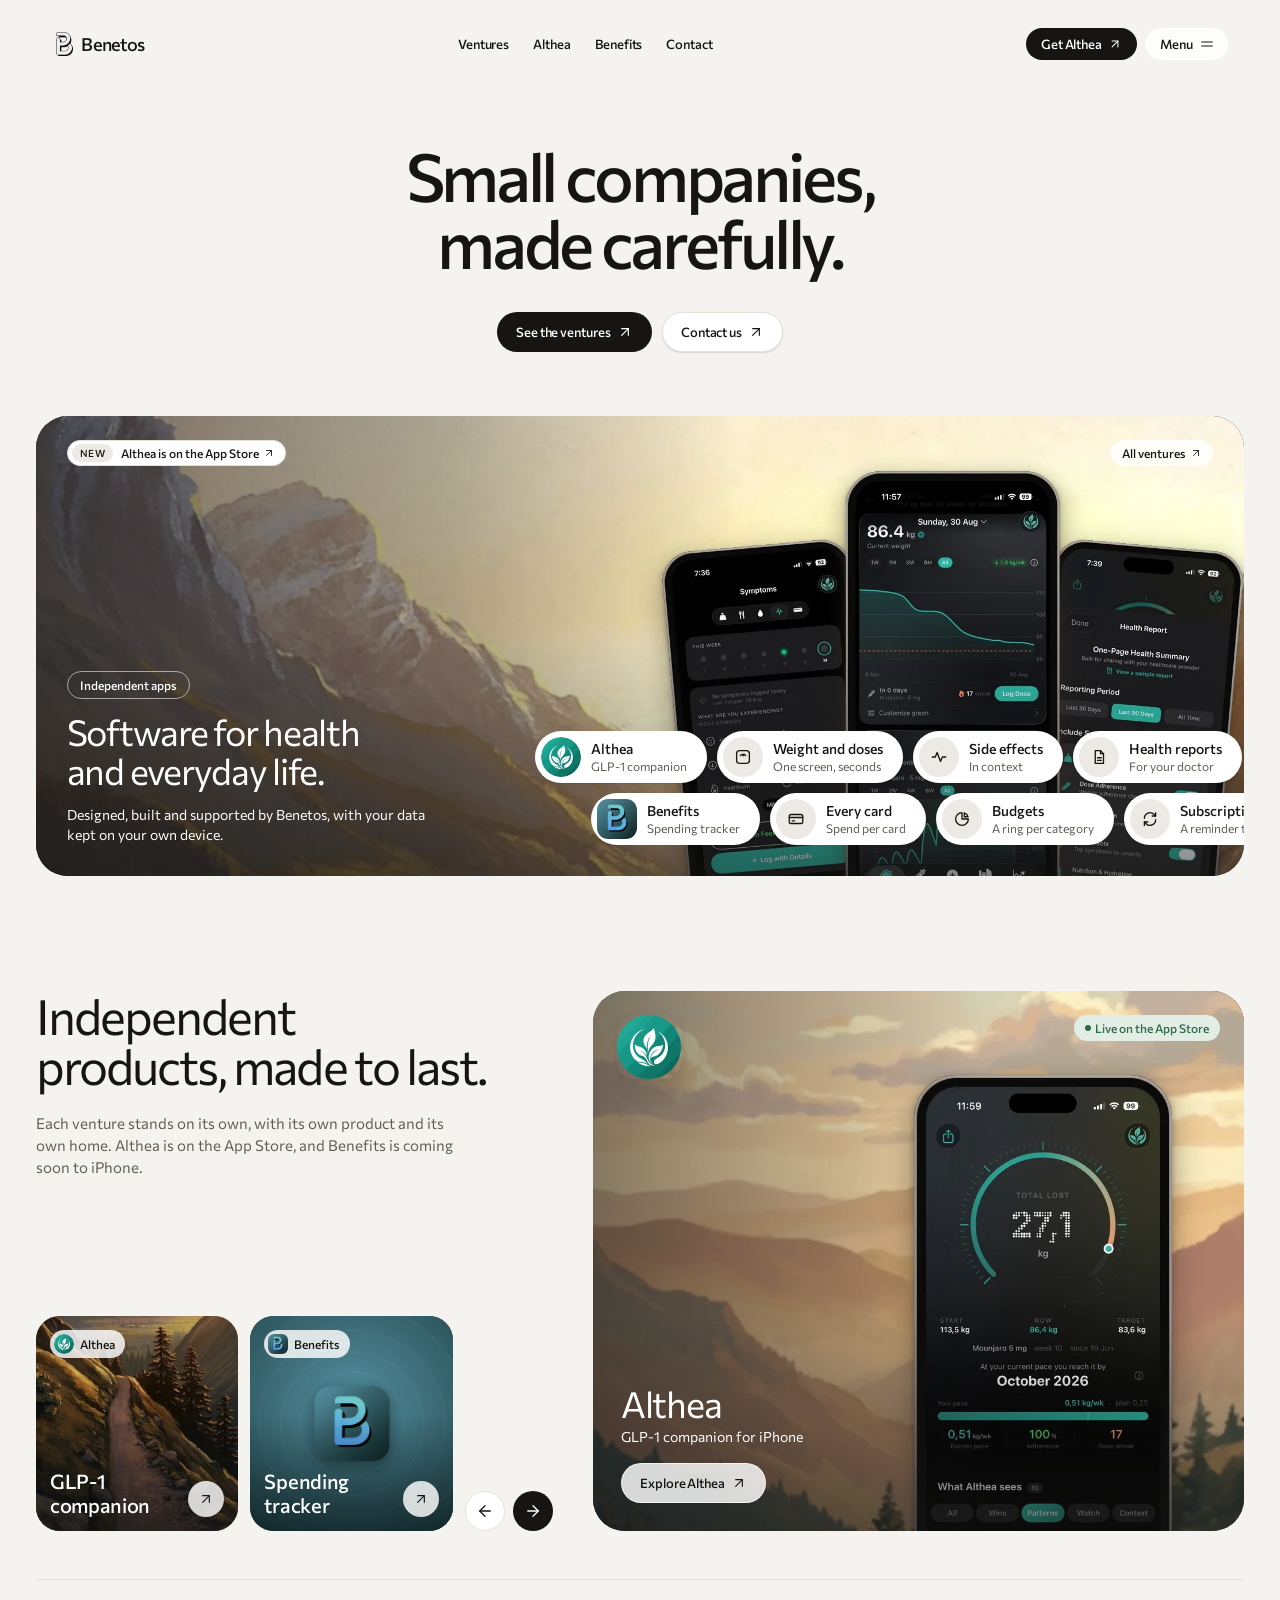
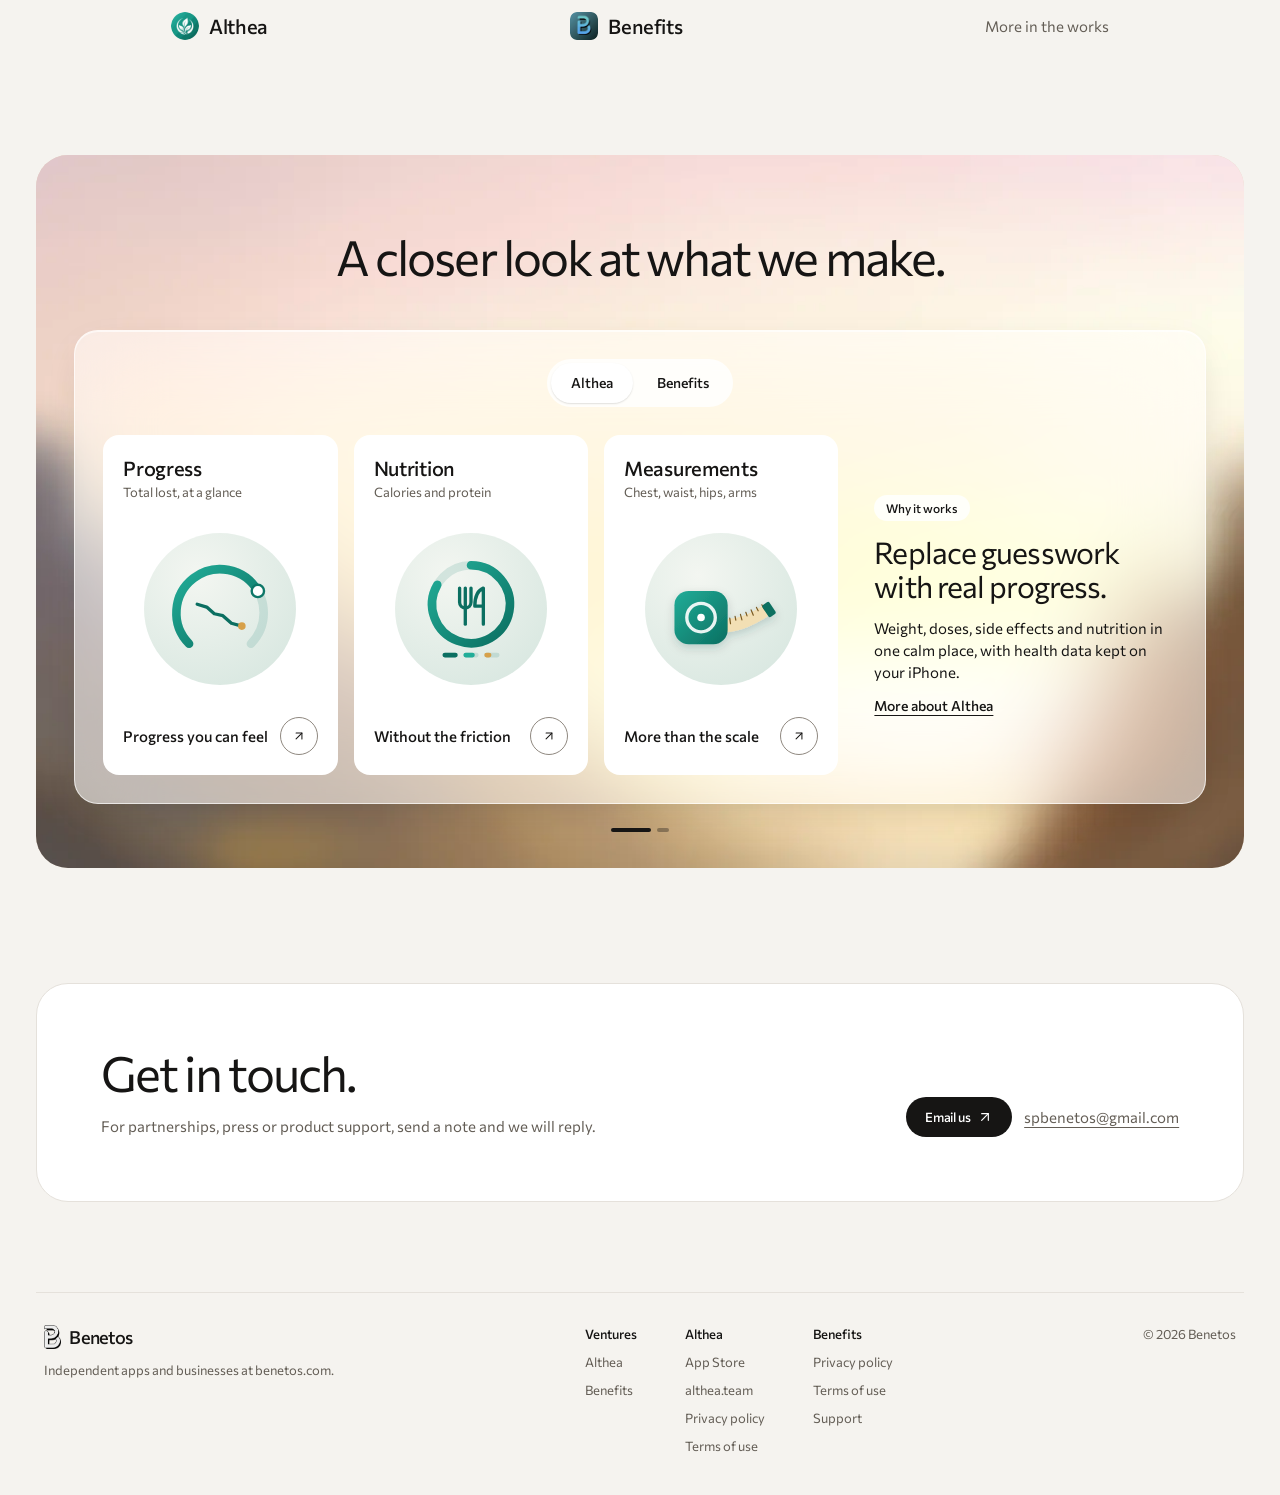
<file: index.html>
<!doctype html>
<html lang="en">
<head>
<meta charset="utf-8">
<meta name="viewport" content="width=device-width, initial-scale=1">
<title>Benetos — independent apps for health and everyday life</title>
<meta name="description" content="Benetos makes small, independent apps: Althea, a GLP-1 companion for iPhone, and Benefits, a private budget and spending tracker.">
<link rel="canonical" href="https://benetos.com/">
<meta name="theme-color" content="#f5f3ef">
<link rel="icon" href="/favicon.svg" type="image/svg+xml">
<link rel="icon" href="/favicon-32.png" sizes="32x32" type="image/png">
<link rel="apple-touch-icon" href="/apple-touch-icon.png">
<meta property="og:type" content="website">
<meta property="og:site_name" content="Benetos">
<meta property="og:title" content="Benetos — independent apps for health and everyday life">
<meta property="og:description" content="Benetos makes small, independent apps: Althea, a GLP-1 companion for iPhone, and Benefits, a private budget and spending tracker.">
<meta property="og:url" content="https://benetos.com/">
<meta property="og:image" content="https://benetos.com/assets/og/home.jpg">
<meta property="og:image:width" content="1200">
<meta property="og:image:height" content="630">
<meta name="twitter:card" content="summary_large_image">
<link rel="preload" href="/assets/fonts/Commissioner-Latin.woff2" as="font" type="font/woff2" crossorigin>
<link rel="stylesheet" href="/assets/css/site.css">
<style>
body{margin:0}
a{color:inherit}a:hover{color:inherit}
.skip{position:absolute;left:-10000px;top:8px;z-index:20;padding:10px 16px;border-radius:9999px;background:var(--ink);color:var(--on-ink);font:500 13px/16px var(--font-sans);text-decoration:none}
.skip:focus{left:16px}
.card-link:focus-visible{outline:2px solid transparent;box-shadow:var(--focus-ring)}
.tab:focus-visible{outline:2px solid transparent;box-shadow:var(--focus-ring)}
.text-link{text-underline-offset:4px}
.text-link:focus-visible{outline:2px solid transparent;box-shadow:var(--focus-ring);border-radius:4px}
.card-img{transition:transform 600ms cubic-bezier(.2,.8,.2,1)}
@media (hover: hover){.card-link:hover .card-img{transform:scale(1.03)}}
@media (prefers-reduced-motion: reduce){.card-img{transition:none}}
@media (max-width: 720px){
.hero-panel{min-height:740px !important;padding-top:20px !important}
.hero-img{height:400px !important;object-position:74% 6% !important}
.hero-scrim{background:linear-gradient(180deg, rgba(46,39,32,0) 0px, rgba(46,39,32,0) 250px, #2e2720 400px) !important}
.feat-card{min-height:560px !important}
.feat-img{height:360px !important}
.feat-scrim{background:linear-gradient(180deg, rgba(0,0,0,0) 0px, rgba(0,0,0,0) 230px, var(--feat-bg) 360px) !important}
}
</style>
<script src="/assets/js/site.js" defer></script>
</head>
<body>
<div data-dc-tpl="2" data-theme="light" id="top" style="position: relative; background: var(--canvas); color: var(--ink); font-family: var(--font-sans); padding: 16px clamp(16px, 2.8vw, 40px) 0px;"><a class="skip" href="#main">Skip to content</a><div style="position: relative; max-width: 1360px; margin: 0px auto;"><div style="width: 100%;"><header class="bn-nav bn-nav--clear"><a class="bn-nav__brand" href="/"><span class="bn-mark"><img alt="" class="bn-mark__img" decoding="async" height="24" src="/assets/img/logo-nav.png" width="18"/></span><span class="bn-nav__name">Benetos</span></a><nav aria-label="Primary" class="bn-nav__links"><a class="bn-nav__link" href="#ventures">Ventures</a><a class="bn-nav__link" href="/althea/">Althea</a><a class="bn-nav__link" href="/benefits/">Benefits</a><a class="bn-nav__link" href="#contact">Contact</a></nav><div class="bn-nav__end"><a class="bn-btn bn-btn--primary bn-btn--sm" href="https://apps.apple.com/app/id6792283773"><span class="bn-btn__label"><span>Get Althea</span><svg aria-hidden="true" class="bn-icon bn-arrow" fill="none" focusable="false" height="14" stroke="currentColor" stroke-linecap="round" stroke-linejoin="round" stroke-width="1.75" viewbox="0 0 24 24" width="14"><path d="M7 17 17 7"></path><path d="M7 7h10v10"></path></svg></span><span aria-hidden="true" class="bn-fill"><span>Get Althea</span><svg aria-hidden="true" class="bn-icon bn-arrow" fill="none" focusable="false" height="14" stroke="currentColor" stroke-linecap="round" stroke-linejoin="round" stroke-width="1.75" viewbox="0 0 24 24" width="14"><path d="M7 17 17 7"></path><path d="M7 7h10v10"></path></svg></span></a><button aria-controls="site-menu" aria-expanded="false" class="bn-nav__menu" type="button"><span class="bn-btn__label"><span>Menu</span><svg aria-hidden="true" class="bn-icon" fill="none" focusable="false" height="16" stroke="currentColor" stroke-linecap="round" stroke-linejoin="round" stroke-width="1.75" viewbox="0 0 24 24" width="16"><path d="M4 9h16"></path><path d="M4 15h16"></path></svg></span><span aria-hidden="true" class="bn-fill"><span>Menu</span><svg aria-hidden="true" class="bn-icon" fill="none" focusable="false" height="16" stroke="currentColor" stroke-linecap="round" stroke-linejoin="round" stroke-width="1.75" viewbox="0 0 24 24" width="16"><path d="M4 9h16"></path><path d="M4 15h16"></path></svg></span></button></div></header></div><nav aria-label="Menu" data-dc-tpl="7" hidden="" id="site-menu" style="position: absolute; right: 8px; top: 60px; z-index: 10; width: 240px; padding: 8px; border-radius: var(--radius-lg); background: var(--surface); border: 1px solid var(--line); box-shadow: var(--shadow-md); display: flex; flex-direction: column;"><a href="/" style="padding: 12px 14px; border-radius: 12px; font-size: 15px; line-height: 20px; text-decoration: none;">Home</a><a href="/althea/" style="padding: 12px 14px; border-radius: 12px; font-size: 15px; line-height: 20px; text-decoration: none;">Althea</a><a href="/benefits/" style="padding: 12px 14px; border-radius: 12px; font-size: 15px; line-height: 20px; text-decoration: none;">Benefits</a><a href="#contact" style="padding: 12px 14px; border-radius: 12px; font-size: 15px; line-height: 20px; text-decoration: none;">Contact</a></nav></div><main id="main" style="max-width: 1360px; margin: 0px auto; display: flex; flex-direction: column; gap: clamp(88px, 9vw, 128px);"><section aria-labelledby="hero-title" style="display: flex; flex-direction: column; align-items: center; padding-top: clamp(40px, 5.5vw, 80px);"><h1 id="hero-title" style="margin: 0px; max-width: 820px; text-align: center; font-size: clamp(44px, 5.2vw, 76px); line-height: 1; font-weight: 500; letter-spacing: -0.05em; text-wrap: balance;">Small companies, made carefully.</h1><div style="margin-top: 36px; display: flex; flex-wrap: wrap; justify-content: center; gap: 10px;"><a class="bn-btn bn-btn--primary bn-btn--md" href="#ventures"><span class="bn-btn__label"><span>See the ventures</span><svg aria-hidden="true" class="bn-icon bn-arrow" fill="none" focusable="false" height="16" stroke="currentColor" stroke-linecap="round" stroke-linejoin="round" stroke-width="1.75" viewbox="0 0 24 24" width="16"><path d="M7 17 17 7"></path><path d="M7 7h10v10"></path></svg></span><span aria-hidden="true" class="bn-fill"><span>See the ventures</span><svg aria-hidden="true" class="bn-icon bn-arrow" fill="none" focusable="false" height="16" stroke="currentColor" stroke-linecap="round" stroke-linejoin="round" stroke-width="1.75" viewbox="0 0 24 24" width="16"><path d="M7 17 17 7"></path><path d="M7 7h10v10"></path></svg></span></a><a class="bn-btn bn-btn--secondary bn-btn--md" href="#contact"><span class="bn-btn__label"><span>Contact us</span><svg aria-hidden="true" class="bn-icon bn-arrow" fill="none" focusable="false" height="16" stroke="currentColor" stroke-linecap="round" stroke-linejoin="round" stroke-width="1.75" viewbox="0 0 24 24" width="16"><path d="M7 17 17 7"></path><path d="M7 7h10v10"></path></svg></span><span aria-hidden="true" class="bn-fill"><span>Contact us</span><svg aria-hidden="true" class="bn-icon bn-arrow" fill="none" focusable="false" height="16" stroke="currentColor" stroke-linecap="round" stroke-linejoin="round" stroke-width="1.75" viewbox="0 0 24 24" width="16"><path d="M7 17 17 7"></path><path d="M7 7h10v10"></path></svg></span></a></div><div class="hero-panel" style="position: relative; width: 100%; box-sizing: border-box; margin-top: clamp(48px, 5vw, 64px); min-height: max(460px, 34vw); padding: 24px 0px clamp(24px, 2.4vw, 32px) clamp(20px, 2.4vw, 32px); border-radius: var(--radius-xl); overflow: hidden; background: rgb(46, 39, 32); display: flex; flex-direction: column; justify-content: space-between; gap: 40px;"><img alt="Althea on three iPhones, its weight, symptoms and health report screens, over a painted mountain valley" class="hero-img" fetchpriority="high" height="800" sizes="(max-width: 1440px) 100vw, 1360px" src="/assets/img/home-hero.webp" srcset="/assets/img/home-hero-1200.webp 1200w, /assets/img/home-hero.webp 2400w" style="position: absolute; inset: 0px; width: 100%; height: 100%; object-fit: cover; object-position: 74% 0%;" width="2400"/><div aria-hidden="true" class="hero-scrim" style="position: absolute; inset: 0px; background: linear-gradient(90deg, rgba(22, 21, 20, 0.58) 0%, rgba(22, 21, 20, 0.34) 34%, rgba(22, 21, 20, 0) 58%), linear-gradient(0deg, rgba(22, 21, 20, 0.5) 0%, rgba(22, 21, 20, 0.12) 34%, rgba(22, 21, 20, 0) 52%);"></div><div style="position: relative; padding-right: clamp(20px, 2.4vw, 32px); display: flex; flex-wrap: wrap; align-items: center; justify-content: space-between; gap: 12px;"><a class="bn-pill bn-pill--outline bn-pill--link" href="https://apps.apple.com/app/id6792283773"><span class="bn-pill__prefix">New</span><span class="bn-pill__text">Althea is on the App Store</span><svg aria-hidden="true" class="bn-icon bn-arrow" fill="none" focusable="false" height="12" stroke="currentColor" stroke-linecap="round" stroke-linejoin="round" stroke-width="1.75" viewbox="0 0 24 24" width="12"><path d="M7 17 17 7"></path><path d="M7 7h10v10"></path></svg></a><a class="bn-pill bn-pill--glass bn-pill--link" href="#ventures"><span class="bn-pill__text">All ventures</span><svg aria-hidden="true" class="bn-icon bn-arrow" fill="none" focusable="false" height="12" stroke="currentColor" stroke-linecap="round" stroke-linejoin="round" stroke-width="1.75" viewbox="0 0 24 24" width="12"><path d="M7 17 17 7"></path><path d="M7 7h10v10"></path></svg></a></div><div style="position: relative; display: flex; flex-wrap: wrap; align-items: flex-end; justify-content: space-between; gap: 28px;"><div style="flex: 0 1 440px; color: var(--on-stone); display: flex; flex-direction: column; align-items: flex-start; gap: 14px;"><span style="display: inline-flex; align-items: center; height: 26px; padding: 0px 12px; border-radius: 9999px; border: 1px solid rgba(255, 255, 255, 0.55); font-size: 12px; line-height: 16px; font-weight: 500;">Independent apps</span><h2 style="margin: 0px; font-size: clamp(30px, 2.8vw, 40px); line-height: 1.08; font-weight: 400; letter-spacing: -0.035em; text-wrap: balance;">Software for health and everyday life.</h2><p style="margin: 0px; max-width: 380px; font-size: 14px; line-height: 20px;">Designed, built and supported by Benetos, with your data kept on your own device.</p></div><div style="flex: 1 1 560px; min-width: 0px; max-width: 820px; display: flex; flex-direction: column; gap: 10px; overflow: hidden;"><ul aria-label="Althea" style="list-style: none; margin: 0px; padding: 0px; display: flex; gap: 10px;"><li style="flex: 0 0 auto; display: inline-flex; align-items: center; gap: 10px; height: 52px; padding: 0px 20px 0px 6px; border-radius: 9999px; background: var(--surface); color: var(--ink); box-shadow: var(--shadow-sm);"><img alt="" height="40" src="/assets/img/althea-icon.webp" style="width: 40px; height: 40px; border-radius: 9999px;" width="40"/><span style="display: flex; flex-direction: column;"><span style="font-size: 14px; line-height: 18px; font-weight: 500;">Althea</span><span style="font-size: 12px; line-height: 16px; color: var(--ink-muted);">GLP-1 companion</span></span></li><li style="flex: 0 0 auto; display: inline-flex; align-items: center; gap: 10px; height: 52px; padding: 0px 20px 0px 6px; border-radius: 9999px; background: var(--surface); color: var(--ink); box-shadow: var(--shadow-sm);"><span aria-hidden="true" style="flex: 0 0 auto; width: 40px; height: 40px; border-radius: 9999px; background: var(--stone-100); display: inline-flex; align-items: center; justify-content: center;"><svg fill="none" height="18" stroke="currentColor" stroke-linecap="round" stroke-linejoin="round" stroke-width="1.75" viewbox="0 0 24 24" width="18"><rect height="17" rx="4" width="17" x="3.5" y="3.5"></rect><path d="M8.5 10a5 5 0 0 1 7 0"></path><path d="m12 10.5 1.6-2.2"></path></svg></span><span style="display: flex; flex-direction: column;"><span style="font-size: 14px; line-height: 18px; font-weight: 500;">Weight and doses</span><span style="font-size: 12px; line-height: 16px; color: var(--ink-muted);">One screen, seconds</span></span></li><li style="flex: 0 0 auto; display: inline-flex; align-items: center; gap: 10px; height: 52px; padding: 0px 20px 0px 6px; border-radius: 9999px; background: var(--surface); color: var(--ink); box-shadow: var(--shadow-sm);"><span aria-hidden="true" style="flex: 0 0 auto; width: 40px; height: 40px; border-radius: 9999px; background: var(--stone-100); display: inline-flex; align-items: center; justify-content: center;"><svg fill="none" height="18" stroke="currentColor" stroke-linecap="round" stroke-linejoin="round" stroke-width="1.75" viewbox="0 0 24 24" width="18"><path d="M3 12h4l2.5-6 4.5 12 2.5-6H21"></path></svg></span><span style="display: flex; flex-direction: column;"><span style="font-size: 14px; line-height: 18px; font-weight: 500;">Side effects</span><span style="font-size: 12px; line-height: 16px; color: var(--ink-muted);">In context</span></span></li><li style="flex: 0 0 auto; display: inline-flex; align-items: center; gap: 10px; height: 52px; padding: 0px 20px 0px 6px; border-radius: 9999px; background: var(--surface); color: var(--ink); box-shadow: var(--shadow-sm);"><span aria-hidden="true" style="flex: 0 0 auto; width: 40px; height: 40px; border-radius: 9999px; background: var(--stone-100); display: inline-flex; align-items: center; justify-content: center;"><svg fill="none" height="18" stroke="currentColor" stroke-linecap="round" stroke-linejoin="round" stroke-width="1.75" viewbox="0 0 24 24" width="18"><path d="M7 3.5h7l4 4v13H7z"></path><path d="M14 3.5v4h4"></path><path d="M10 13h5"></path><path d="M10 16.5h5"></path></svg></span><span style="display: flex; flex-direction: column;"><span style="font-size: 14px; line-height: 18px; font-weight: 500;">Health reports</span><span style="font-size: 12px; line-height: 16px; color: var(--ink-muted);">For your doctor</span></span></li></ul><ul aria-label="Benefits" style="list-style: none; margin: 0px; padding: 0px 0px 0px 56px; display: flex; gap: 10px;"><li style="flex: 0 0 auto; display: inline-flex; align-items: center; gap: 10px; height: 52px; padding: 0px 20px 0px 6px; border-radius: 9999px; background: var(--surface); color: var(--ink); box-shadow: var(--shadow-sm);"><img alt="" height="40" src="/assets/img/benefits-icon-real.webp" style="width: 40px; height: 40px; border-radius: 11px;" width="40"/><span style="display: flex; flex-direction: column;"><span style="font-size: 14px; line-height: 18px; font-weight: 500;">Benefits</span><span style="font-size: 12px; line-height: 16px; color: var(--ink-muted);">Spending tracker</span></span></li><li style="flex: 0 0 auto; display: inline-flex; align-items: center; gap: 10px; height: 52px; padding: 0px 20px 0px 6px; border-radius: 9999px; background: var(--surface); color: var(--ink); box-shadow: var(--shadow-sm);"><span aria-hidden="true" style="flex: 0 0 auto; width: 40px; height: 40px; border-radius: 9999px; background: var(--stone-100); display: inline-flex; align-items: center; justify-content: center;"><svg fill="none" height="18" stroke="currentColor" stroke-linecap="round" stroke-linejoin="round" stroke-width="1.75" viewbox="0 0 24 24" width="18"><rect height="12" rx="2.5" width="18" x="3" y="6"></rect><path d="M3 10h18"></path><path d="M7 14.5h3"></path></svg></span><span style="display: flex; flex-direction: column;"><span style="font-size: 14px; line-height: 18px; font-weight: 500;">Every card</span><span style="font-size: 12px; line-height: 16px; color: var(--ink-muted);">Spend per card</span></span></li><li style="flex: 0 0 auto; display: inline-flex; align-items: center; gap: 10px; height: 52px; padding: 0px 20px 0px 6px; border-radius: 9999px; background: var(--surface); color: var(--ink); box-shadow: var(--shadow-sm);"><span aria-hidden="true" style="flex: 0 0 auto; width: 40px; height: 40px; border-radius: 9999px; background: var(--stone-100); display: inline-flex; align-items: center; justify-content: center;"><svg fill="none" height="18" stroke="currentColor" stroke-linecap="round" stroke-linejoin="round" stroke-width="1.75" viewbox="0 0 24 24" width="18"><path d="M20.5 12A8.5 8.5 0 1 1 12 3.5V12z"></path><path d="M15 3.9A8.5 8.5 0 0 1 20.1 9H15z"></path></svg></span><span style="display: flex; flex-direction: column;"><span style="font-size: 14px; line-height: 18px; font-weight: 500;">Budgets</span><span style="font-size: 12px; line-height: 16px; color: var(--ink-muted);">A ring per category</span></span></li><li style="flex: 0 0 auto; display: inline-flex; align-items: center; gap: 10px; height: 52px; padding: 0px 20px 0px 6px; border-radius: 9999px; background: var(--surface); color: var(--ink); box-shadow: var(--shadow-sm);"><span aria-hidden="true" style="flex: 0 0 auto; width: 40px; height: 40px; border-radius: 9999px; background: var(--stone-100); display: inline-flex; align-items: center; justify-content: center;"><svg fill="none" height="18" stroke="currentColor" stroke-linecap="round" stroke-linejoin="round" stroke-width="1.75" viewbox="0 0 24 24" width="18"><path d="M4.5 11a7.5 7.5 0 0 1 12.8-5.3L19.5 8"></path><path d="M19.5 3.5V8H15"></path><path d="M19.5 13a7.5 7.5 0 0 1-12.8 5.3L4.5 16"></path><path d="M4.5 20.5V16H9"></path></svg></span><span style="display: flex; flex-direction: column;"><span style="font-size: 14px; line-height: 18px; font-weight: 500;">Subscriptions</span><span style="font-size: 12px; line-height: 16px; color: var(--ink-muted);">A reminder the day before</span></span></li></ul></div></div></div></section><section aria-labelledby="ventures-title" id="ventures" style="display: flex; flex-direction: column; gap: 48px;"><div style="display: flex; flex-wrap: wrap; align-items: stretch; gap: 40px;"><div style="flex: 1 1 420px; min-width: 0px; display: flex; flex-direction: column; justify-content: space-between; gap: 40px;"><div style="display: flex; flex-direction: column; gap: 20px;"><h2 id="ventures-title" style="margin: 0px; max-width: 560px; font-size: clamp(36px, 3.8vw, 56px); line-height: 1.04; font-weight: 400; letter-spacing: -0.04em; text-wrap: balance;">Independent products, made to last.</h2><p style="margin: 0px; max-width: 420px; font-size: 15px; line-height: 22px; color: var(--ink-muted);">Each venture stands on its own, with its own product and its own home. Althea is on the App Store, and Benefits is coming soon to iPhone.</p></div><div style="display: flex; flex-wrap: wrap; align-items: flex-end; gap: 12px;"><a class="card-link" href="/althea/" style="position: relative; overflow: hidden; flex: 1 1 170px; max-width: 250px; aspect-ratio: 1 / 1.06; box-sizing: border-box; padding: 14px; border-radius: var(--radius-lg); background: rgb(107, 90, 69); color: var(--on-stone); text-decoration: none; display: flex; flex-direction: column; justify-content: space-between;"><img alt="" class="card-img" decoding="async" height="630" loading="lazy" src="/assets/img/card-althea.webp" style="position: absolute; inset: 0px; width: 100%; height: 100%; object-fit: cover;" width="600"/><span aria-hidden="true" style="position: absolute; inset: 0px; background: linear-gradient(0deg, rgba(22, 21, 20, 0.66) 0%, rgba(22, 21, 20, 0.1) 55%, rgba(22, 21, 20, 0.15) 100%);"></span><span style="position: relative; align-self: flex-start; display: inline-flex; align-items: center; gap: 6px; height: 28px; padding: 0px 10px 0px 4px; border-radius: 9999px; background: var(--glass-strong); color: var(--ink); font-size: 12px; line-height: 16px; font-weight: 500;"><img alt="" height="20" src="/assets/img/althea-icon.webp" style="width: 20px; height: 20px; border-radius: 9999px;" width="20"/>Althea</span><span style="position: relative; display: flex; align-items: flex-end; justify-content: space-between; gap: 12px;"><span style="font-size: 20px; line-height: 24px; font-weight: 500; letter-spacing: -0.015em;">GLP-1<br/>companion</span><span aria-hidden="true" style="flex: 0 0 auto; width: 36px; height: 36px; border-radius: 9999px; background: var(--glass-strong); color: var(--ink); display: inline-flex; align-items: center; justify-content: center;"><svg fill="none" height="16" stroke="currentColor" stroke-linecap="round" stroke-linejoin="round" stroke-width="1.75" viewbox="0 0 24 24" width="16"><path d="M7 17 17 7"></path><path d="M7 7h10v10"></path></svg></span></span></a><a class="card-link" href="/benefits/" style="position: relative; overflow: hidden; flex: 1 1 170px; max-width: 250px; aspect-ratio: 1 / 1.06; box-sizing: border-box; padding: 14px; border-radius: var(--radius-lg); background: rgb(34, 71, 77); color: var(--on-stone); text-decoration: none; display: flex; flex-direction: column; justify-content: space-between;"><img alt="" class="card-img" decoding="async" height="1200" loading="lazy" sizes="(max-width: 720px) 100vw, 50vw" src="/assets/img/benefits-card.webp" srcset="/assets/img/benefits-card-1200.webp 1200w, /assets/img/benefits-card.webp 1600w" style="position: absolute; inset: 0px; width: 100%; height: 100%; object-fit: cover; object-position: 50% 30%;" width="1600"/><span aria-hidden="true" style="position: absolute; inset: 0px; background: linear-gradient(0deg, rgba(8, 22, 22, 0.62) 0%, rgba(8, 22, 22, 0) 55%);"></span><span style="position: relative; align-self: flex-start; display: inline-flex; align-items: center; gap: 6px; height: 28px; padding: 0px 10px 0px 4px; border-radius: 9999px; background: var(--glass-strong); color: var(--ink); font-size: 12px; line-height: 16px; font-weight: 500;"><img alt="" height="20" src="/assets/img/benefits-icon-real.webp" style="width: 20px; height: 20px; border-radius: 6px;" width="20"/>Benefits</span><span style="position: relative; display: flex; align-items: flex-end; justify-content: space-between; gap: 12px;"><span style="font-size: 20px; line-height: 24px; font-weight: 500; letter-spacing: -0.015em;">Spending<br/>tracker</span><span aria-hidden="true" style="flex: 0 0 auto; width: 36px; height: 36px; border-radius: 9999px; background: var(--glass-strong); color: var(--ink); display: inline-flex; align-items: center; justify-content: center;"><svg fill="none" height="16" stroke="currentColor" stroke-linecap="round" stroke-linejoin="round" stroke-width="1.75" viewbox="0 0 24 24" width="16"><path d="M7 17 17 7"></path><path d="M7 7h10v10"></path></svg></span></span></a><div style="display: flex; gap: 8px; margin-left: auto;"><button aria-label="Show previous venture" class="bn-ibtn bn-ibtn--secondary bn-ibtn--md" data-feat-prev="" title="Show previous venture" type="button"><svg aria-hidden="true" class="bn-icon" fill="none" focusable="false" height="18" stroke="currentColor" stroke-linecap="round" stroke-linejoin="round" stroke-width="1.75" viewbox="0 0 24 24" width="18"><path d="M19 12H5"></path><path d="m12 19-7-7 7-7"></path></svg><span aria-hidden="true" class="bn-fill"><svg aria-hidden="true" class="bn-icon" fill="none" focusable="false" height="18" stroke="currentColor" stroke-linecap="round" stroke-linejoin="round" stroke-width="1.75" viewbox="0 0 24 24" width="18"><path d="M19 12H5"></path><path d="m12 19-7-7 7-7"></path></svg></span></button><button aria-label="Show next venture" class="bn-ibtn bn-ibtn--primary bn-ibtn--md" data-feat-next="" title="Show next venture" type="button"><svg aria-hidden="true" class="bn-icon" fill="none" focusable="false" height="18" stroke="currentColor" stroke-linecap="round" stroke-linejoin="round" stroke-width="1.75" viewbox="0 0 24 24" width="18"><path d="M5 12h14"></path><path d="m12 5 7 7-7 7"></path></svg><span aria-hidden="true" class="bn-fill"><svg aria-hidden="true" class="bn-icon" fill="none" focusable="false" height="18" stroke="currentColor" stroke-linecap="round" stroke-linejoin="round" stroke-width="1.75" viewbox="0 0 24 24" width="18"><path d="M5 12h14"></path><path d="m12 5 7 7-7 7"></path></svg></span></button></div></div></div><div class="feat-card" data-feat="0" data-feat-name="Althea" style="position: relative; flex: 1.35 1 520px; min-width: 0px; min-height: 540px; border-radius: var(--radius-xl); overflow: hidden; background: rgb(58, 48, 38); --feat-bg: #3a3026; color: var(--on-stone);"><img alt="Althea on an iPhone showing total weight lost, over a painted mountain valley" class="feat-img" decoding="async" height="900" loading="lazy" src="/assets/img/feature-althea.webp" style="position: absolute; inset: 0px; width: 100%; height: 100%; object-fit: cover; object-position: 70% 0%;" width="1200"/><div aria-hidden="true" class="feat-scrim" style="position: absolute; inset: 0px; background: linear-gradient(90deg, rgba(22, 21, 20, 0.5) 0%, rgba(22, 21, 20, 0.18) 40%, rgba(22, 21, 20, 0) 60%), linear-gradient(0deg, rgba(22, 21, 20, 0.55) 0%, rgba(22, 21, 20, 0) 40%);"></div><div style="position: absolute; left: 24px; top: 24px; right: 24px; display: flex; justify-content: space-between; align-items: flex-start; gap: 12px;"><img alt="" height="64" src="/assets/img/althea-icon.webp" style="width: 64px; height: 64px; border-radius: 16px; box-shadow: var(--shadow-md);" width="64"/><span class="bn-pill bn-pill--live"><span aria-hidden="true" class="bn-pill__dot"></span><span class="bn-pill__text"><span class="sc-interp">Live on the App Store</span></span></span></div><div style="position: absolute; left: 28px; right: 24px; bottom: 28px; display: flex; flex-direction: column; align-items: flex-start; gap: 16px;"><div style="display: flex; flex-direction: column; gap: 4px;"><h3 style="margin: 0px; font-size: 36px; line-height: 40px; font-weight: 400; letter-spacing: -0.035em;"><span class="sc-interp">Althea</span></h3><p style="margin: 0px; font-size: 14px; line-height: 20px;"><span class="sc-interp">GLP-1 companion for iPhone</span></p></div><a class="bn-btn bn-btn--glass bn-btn--md" href="/althea/"><span class="bn-btn__label"><span><span class="sc-interp">Explore Althea</span></span><svg aria-hidden="true" class="bn-icon bn-arrow" fill="none" focusable="false" height="16" stroke="currentColor" stroke-linecap="round" stroke-linejoin="round" stroke-width="1.75" viewbox="0 0 24 24" width="16"><path d="M7 17 17 7"></path><path d="M7 7h10v10"></path></svg></span><span aria-hidden="true" class="bn-fill"><span><span class="sc-interp">Explore Althea</span></span><svg aria-hidden="true" class="bn-icon bn-arrow" fill="none" focusable="false" height="16" stroke="currentColor" stroke-linecap="round" stroke-linejoin="round" stroke-width="1.75" viewbox="0 0 24 24" width="16"><path d="M7 17 17 7"></path><path d="M7 7h10v10"></path></svg></span></a></div></div><div class="feat-card" data-dc-tpl="129" data-feat="1" data-feat-name="Benefits" hidden="" style="position: relative; flex: 1.35 1 520px; min-width: 0px; min-height: 540px; border-radius: var(--radius-xl); overflow: hidden; background: rgb(18, 48, 47); --feat-bg: #12302f; color: var(--on-stone);"><img alt="The Benefits app icon on a deep teal background" class="feat-img" decoding="async" height="900" loading="lazy" sizes="(max-width: 720px) 100vw, 50vw" src="/assets/img/benefits-card.webp" srcset="/assets/img/benefits-card-1200.webp 1200w, /assets/img/benefits-card.webp 1600w" style="position: absolute; inset: 0px; width: 100%; height: 100%; object-fit: cover; object-position: 50% 30%;" width="1200"/><div aria-hidden="true" class="feat-scrim" style="position: absolute; inset: 0px; background: linear-gradient(90deg, rgba(22, 21, 20, 0.5) 0%, rgba(22, 21, 20, 0.18) 40%, rgba(22, 21, 20, 0) 60%), linear-gradient(0deg, rgba(22, 21, 20, 0.55) 0%, rgba(22, 21, 20, 0) 40%);"></div><div style="position: absolute; left: 24px; top: 24px; right: 24px; display: flex; justify-content: space-between; align-items: flex-start; gap: 12px;"><img alt="" height="64" src="/assets/img/benefits-icon-real.webp" style="width: 64px; height: 64px; border-radius: 16px; box-shadow: var(--shadow-md);" width="64"/><span class="bn-pill bn-pill--beta"><span aria-hidden="true" class="bn-pill__dot"></span><span class="bn-pill__text"><span class="sc-interp">Coming soon</span></span></span></div><div style="position: absolute; left: 28px; right: 24px; bottom: 28px; display: flex; flex-direction: column; align-items: flex-start; gap: 16px;"><div style="display: flex; flex-direction: column; gap: 4px;"><h3 style="margin: 0px; font-size: 36px; line-height: 40px; font-weight: 400; letter-spacing: -0.035em;"><span class="sc-interp">Benefits</span></h3><p style="margin: 0px; font-size: 14px; line-height: 20px;"><span class="sc-interp">Budget and spending for iPhone</span></p></div><a class="bn-btn bn-btn--glass bn-btn--md" href="/benefits/"><span class="bn-btn__label"><span><span class="sc-interp">Explore Benefits</span></span><svg aria-hidden="true" class="bn-icon bn-arrow" fill="none" focusable="false" height="16" stroke="currentColor" stroke-linecap="round" stroke-linejoin="round" stroke-width="1.75" viewbox="0 0 24 24" width="16"><path d="M7 17 17 7"></path><path d="M7 7h10v10"></path></svg></span><span aria-hidden="true" class="bn-fill"><span><span class="sc-interp">Explore Benefits</span></span><svg aria-hidden="true" class="bn-icon bn-arrow" fill="none" focusable="false" height="16" stroke="currentColor" stroke-linecap="round" stroke-linejoin="round" stroke-width="1.75" viewbox="0 0 24 24" width="16"><path d="M7 17 17 7"></path><path d="M7 7h10v10"></path></svg></span></a></div></div><p aria-live="polite" class="sr-only" id="feat-live"></p></div><ul aria-label="Ventures" style="list-style: none; margin: 0px; padding: 32px 8px 0px; border-top: 1px solid var(--line); display: flex; flex-wrap: wrap; align-items: center; justify-content: space-around; gap: 24px 48px;"><li style="display: inline-flex; align-items: center; gap: 10px; font-size: 20px; line-height: 24px; font-weight: 500; letter-spacing: -0.02em;"><img alt="" height="28" src="/assets/img/althea-icon.webp" style="width: 28px; height: 28px; border-radius: 9999px;" width="28"/>Althea</li><li style="display: inline-flex; align-items: center; gap: 10px; font-size: 20px; line-height: 24px; font-weight: 500; letter-spacing: -0.02em;"><img alt="" height="28" src="/assets/img/benefits-icon-real.webp" style="width: 28px; height: 28px; border-radius: 7px;" width="28"/>Benefits</li><li style="font-size: 15px; line-height: 22px; color: var(--ink-muted);">More in the works</li></ul></section><section aria-labelledby="inside-title" style="position: relative; border-radius: var(--radius-xl); overflow: hidden; background: rgb(233, 217, 198); padding: clamp(48px, 6vw, 80px) clamp(16px, 3vw, 40px) 36px;"><img alt="" decoding="async" height="750" loading="lazy" src="/assets/img/frost-bg.webp" style="position: absolute; inset: 0px; width: 100%; height: 100%; object-fit: cover;" width="1200"/><h2 id="inside-title" style="position: relative; margin: 0px auto; max-width: 640px; text-align: center; color: var(--ink); font-size: clamp(36px, 3.8vw, 56px); line-height: 1.04; font-weight: 400; letter-spacing: -0.04em; text-wrap: balance;">A closer look at what we make.</h2><div style="position: relative; margin-top: clamp(32px, 4vw, 48px);"><div class="bn-glass bn-glass--clear"><div style="padding: clamp(16px, 2.4vw, 28px); display: flex; flex-direction: column; gap: 28px;"><div style="display: flex; justify-content: center;"><div aria-label="Choose a product" role="tablist" style="display: inline-flex; gap: 4px; padding: 4px; border-radius: 9999px; background: var(--glass-strong);"><button aria-controls="inside-panel-0" aria-selected="true" class="tab" id="tab-0" role="tab" style="min-height: 40px; padding: 0px 20px; border: 0px; border-radius: 9999px; font: 500 14px/16px var(--font-sans); color: var(--ink); cursor: pointer;" tabindex="0" type="button"><span class="sc-interp">Althea</span></button><button aria-controls="inside-panel-1" aria-selected="false" class="tab" id="tab-1" role="tab" style="min-height: 40px; padding: 0px 20px; border: 0px; border-radius: 9999px; font: 500 14px/16px var(--font-sans); color: var(--ink); cursor: pointer;" tabindex="-1" type="button"><span class="sc-interp">Benefits</span></button></div></div><div aria-labelledby="tab-0" data-dc-tpl="156" id="inside-panel-0" role="tabpanel" style="display: flex; flex-wrap: wrap; gap: 16px; align-items: stretch;"><a class="card-link" href="/althea/" style="flex: 1 1 200px; max-width: 280px; min-height: 340px; box-sizing: border-box; padding: 20px; border-radius: var(--radius-md); background: var(--surface); color: var(--ink); text-decoration: none; display: flex; flex-direction: column; justify-content: space-between; gap: 16px;"><span style="display: flex; flex-direction: column; gap: 2px;"><span style="font-size: 20px; line-height: 26px; font-weight: 500; letter-spacing: -0.015em;"><span class="sc-interp">Progress</span></span><span style="font-size: 13px; line-height: 18px; color: var(--ink-muted);"><span class="sc-interp">Total lost, at a glance</span></span></span><img alt="" height="320" loading="lazy" src="/assets/img/spot-althea-progress.svg" style="align-self: center; display: block; width: 152px; height: 152px;" width="320"/><span style="display: flex; align-items: center; justify-content: space-between; gap: 8px; font-size: 15px; line-height: 20px; font-weight: 500;"><span class="sc-interp">Progress you can feel</span><span aria-hidden="true" style="flex: 0 0 auto; width: 36px; height: 36px; border-radius: 9999px; border: 1px solid var(--line-strong); display: inline-flex; align-items: center; justify-content: center;"><svg fill="none" height="14" stroke="currentColor" stroke-linecap="round" stroke-linejoin="round" stroke-width="1.75" viewbox="0 0 24 24" width="14"><path d="M7 17 17 7"></path><path d="M7 7h10v10"></path></svg></span></span></a><a class="card-link" href="/althea/" style="flex: 1 1 200px; max-width: 280px; min-height: 340px; box-sizing: border-box; padding: 20px; border-radius: var(--radius-md); background: var(--surface); color: var(--ink); text-decoration: none; display: flex; flex-direction: column; justify-content: space-between; gap: 16px;"><span style="display: flex; flex-direction: column; gap: 2px;"><span style="font-size: 20px; line-height: 26px; font-weight: 500; letter-spacing: -0.015em;"><span class="sc-interp">Nutrition</span></span><span style="font-size: 13px; line-height: 18px; color: var(--ink-muted);"><span class="sc-interp">Calories and protein</span></span></span><img alt="" height="320" loading="lazy" src="/assets/img/spot-althea-nutrition.svg" style="align-self: center; display: block; width: 152px; height: 152px;" width="320"/><span style="display: flex; align-items: center; justify-content: space-between; gap: 8px; font-size: 15px; line-height: 20px; font-weight: 500;"><span class="sc-interp">Without the friction</span><span aria-hidden="true" style="flex: 0 0 auto; width: 36px; height: 36px; border-radius: 9999px; border: 1px solid var(--line-strong); display: inline-flex; align-items: center; justify-content: center;"><svg fill="none" height="14" stroke="currentColor" stroke-linecap="round" stroke-linejoin="round" stroke-width="1.75" viewbox="0 0 24 24" width="14"><path d="M7 17 17 7"></path><path d="M7 7h10v10"></path></svg></span></span></a><a class="card-link" href="/althea/" style="flex: 1 1 200px; max-width: 280px; min-height: 340px; box-sizing: border-box; padding: 20px; border-radius: var(--radius-md); background: var(--surface); color: var(--ink); text-decoration: none; display: flex; flex-direction: column; justify-content: space-between; gap: 16px;"><span style="display: flex; flex-direction: column; gap: 2px;"><span style="font-size: 20px; line-height: 26px; font-weight: 500; letter-spacing: -0.015em;"><span class="sc-interp">Measurements</span></span><span style="font-size: 13px; line-height: 18px; color: var(--ink-muted);"><span class="sc-interp">Chest, waist, hips, arms</span></span></span><img alt="" height="320" loading="lazy" src="/assets/img/spot-althea-measure.svg" style="align-self: center; display: block; width: 152px; height: 152px;" width="320"/><span style="display: flex; align-items: center; justify-content: space-between; gap: 8px; font-size: 15px; line-height: 20px; font-weight: 500;"><span class="sc-interp">More than the scale</span><span aria-hidden="true" style="flex: 0 0 auto; width: 36px; height: 36px; border-radius: 9999px; border: 1px solid var(--line-strong); display: inline-flex; align-items: center; justify-content: center;"><svg fill="none" height="14" stroke="currentColor" stroke-linecap="round" stroke-linejoin="round" stroke-width="1.75" viewbox="0 0 24 24" width="14"><path d="M7 17 17 7"></path><path d="M7 7h10v10"></path></svg></span></span></a><div style="flex: 1 1 260px; min-width: 0px; padding: 8px 8px 8px 20px; display: flex; flex-direction: column; justify-content: center; align-items: flex-start; gap: 14px; color: var(--ink);"><span style="display: inline-flex; align-items: center; height: 26px; padding: 0px 12px; border-radius: 9999px; background: var(--glass-strong); font-size: 12px; line-height: 16px; font-weight: 500;">Why it works</span><h3 style="margin: 0px; font-size: 30px; line-height: 34px; font-weight: 400; letter-spacing: -0.03em; text-wrap: balance;"><span class="sc-interp">Replace guesswork with real progress.</span></h3><p style="margin: 0px; max-width: 380px; font-size: 15px; line-height: 22px;"><span class="sc-interp">Weight, doses, side effects and nutrition in one calm place, with health data kept on your iPhone.</span></p><a class="text-link" href="/althea/" style="font-size: 14px; line-height: 18px; font-weight: 500;"><span class="sc-interp">More about Althea</span></a></div></div><div aria-labelledby="tab-1" data-dc-tpl="156" hidden="" id="inside-panel-1" role="tabpanel" style="display: flex; flex-wrap: wrap; gap: 16px; align-items: stretch;"><a class="card-link" href="/benefits/" style="flex: 1 1 200px; max-width: 280px; min-height: 340px; box-sizing: border-box; padding: 20px; border-radius: var(--radius-md); background: var(--surface); color: var(--ink); text-decoration: none; display: flex; flex-direction: column; justify-content: space-between; gap: 16px;"><span style="display: flex; flex-direction: column; gap: 2px;"><span style="font-size: 20px; line-height: 26px; font-weight: 500; letter-spacing: -0.015em;"><span class="sc-interp">Your cards</span></span><span style="font-size: 13px; line-height: 18px; color: var(--ink-muted);"><span class="sc-interp">Spending on every card</span></span></span><img alt="" height="320" loading="lazy" src="/assets/img/spot-benefits-cards.svg" style="align-self: center; display: block; width: 152px; height: 152px;" width="320"/><span style="display: flex; align-items: center; justify-content: space-between; gap: 8px; font-size: 15px; line-height: 20px; font-weight: 500;"><span class="sc-interp">See where it goes</span><span aria-hidden="true" style="flex: 0 0 auto; width: 36px; height: 36px; border-radius: 9999px; border: 1px solid var(--line-strong); display: inline-flex; align-items: center; justify-content: center;"><svg fill="none" height="14" stroke="currentColor" stroke-linecap="round" stroke-linejoin="round" stroke-width="1.75" viewbox="0 0 24 24" width="14"><path d="M7 17 17 7"></path><path d="M7 7h10v10"></path></svg></span></span></a><a class="card-link" href="/benefits/" style="flex: 1 1 200px; max-width: 280px; min-height: 340px; box-sizing: border-box; padding: 20px; border-radius: var(--radius-md); background: var(--surface); color: var(--ink); text-decoration: none; display: flex; flex-direction: column; justify-content: space-between; gap: 16px;"><span style="display: flex; flex-direction: column; gap: 2px;"><span style="font-size: 20px; line-height: 26px; font-weight: 500; letter-spacing: -0.015em;"><span class="sc-interp">Subscriptions</span></span><span style="font-size: 13px; line-height: 18px; color: var(--ink-muted);"><span class="sc-interp">A reminder the day before</span></span></span><img alt="" height="320" loading="lazy" src="/assets/img/spot-benefits-subscriptions.svg" style="align-self: center; display: block; width: 152px; height: 152px;" width="320"/><span style="display: flex; align-items: center; justify-content: space-between; gap: 8px; font-size: 15px; line-height: 20px; font-weight: 500;"><span class="sc-interp">No surprise renewals</span><span aria-hidden="true" style="flex: 0 0 auto; width: 36px; height: 36px; border-radius: 9999px; border: 1px solid var(--line-strong); display: inline-flex; align-items: center; justify-content: center;"><svg fill="none" height="14" stroke="currentColor" stroke-linecap="round" stroke-linejoin="round" stroke-width="1.75" viewbox="0 0 24 24" width="14"><path d="M7 17 17 7"></path><path d="M7 7h10v10"></path></svg></span></span></a><a class="card-link" href="/benefits/" style="flex: 1 1 200px; max-width: 280px; min-height: 340px; box-sizing: border-box; padding: 20px; border-radius: var(--radius-md); background: var(--surface); color: var(--ink); text-decoration: none; display: flex; flex-direction: column; justify-content: space-between; gap: 16px;"><span style="display: flex; flex-direction: column; gap: 2px;"><span style="font-size: 20px; line-height: 26px; font-weight: 500; letter-spacing: -0.015em;"><span class="sc-interp">Log in seconds</span></span><span style="font-size: 13px; line-height: 18px; color: var(--ink-muted);"><span class="sc-interp">Lock Screen, widget or Watch</span></span></span><img alt="" height="320" loading="lazy" src="/assets/img/spot-benefits-log.svg" style="align-self: center; display: block; width: 152px; height: 152px;" width="320"/><span style="display: flex; align-items: center; justify-content: space-between; gap: 8px; font-size: 15px; line-height: 20px; font-weight: 500;"><span class="sc-interp">No app to open</span><span aria-hidden="true" style="flex: 0 0 auto; width: 36px; height: 36px; border-radius: 9999px; border: 1px solid var(--line-strong); display: inline-flex; align-items: center; justify-content: center;"><svg fill="none" height="14" stroke="currentColor" stroke-linecap="round" stroke-linejoin="round" stroke-width="1.75" viewbox="0 0 24 24" width="14"><path d="M7 17 17 7"></path><path d="M7 7h10v10"></path></svg></span></span></a><div style="flex: 1 1 260px; min-width: 0px; padding: 8px 8px 8px 20px; display: flex; flex-direction: column; justify-content: center; align-items: flex-start; gap: 14px; color: var(--ink);"><span style="display: inline-flex; align-items: center; height: 26px; padding: 0px 12px; border-radius: 9999px; background: var(--glass-strong); font-size: 12px; line-height: 16px; font-weight: 500;">Why it works</span><h3 style="margin: 0px; font-size: 30px; line-height: 34px; font-weight: 400; letter-spacing: -0.03em; text-wrap: balance;"><span class="sc-interp">Know where your money goes.</span></h3><p style="margin: 0px; max-width: 380px; font-size: 15px; line-height: 22px;"><span class="sc-interp">Spending on every card, budgets that make sense and a reminder before each renewal. No account and no tracking.</span></p><a class="text-link" href="/benefits/" style="font-size: 14px; line-height: 18px; font-weight: 500;"><span class="sc-interp">More about Benefits</span></a></div></div></div></div></div><div aria-hidden="true" style="position: relative; margin-top: 24px; display: flex; justify-content: center; gap: 6px;"><span class="tab-dot is-on" style="height: 4px; border-radius: 9999px; background: var(--ink);"></span><span class="tab-dot" style="height: 4px; border-radius: 9999px; background: var(--ink);"></span></div></section><section aria-labelledby="contact-title" id="contact" style="border-radius: var(--radius-xl); background: var(--surface); border: 1px solid var(--line); padding: clamp(32px, 5vw, 64px); display: flex; flex-wrap: wrap; align-items: flex-end; justify-content: space-between; gap: 32px;"><div style="display: flex; flex-direction: column; gap: 16px; max-width: 560px;"><h2 id="contact-title" style="margin: 0px; font-size: clamp(36px, 3.8vw, 56px); line-height: 1.04; font-weight: 400; letter-spacing: -0.04em;">Get in touch.</h2><p style="margin: 0px; font-size: 15px; line-height: 22px; color: var(--ink-muted);">For partnerships, press or product support, send a note and we will reply.</p></div><div style="display: flex; flex-wrap: wrap; align-items: center; gap: 12px;"><a class="bn-btn bn-btn--primary bn-btn--md" href="mailto:spbenetos@gmail.com?subject=Benetos"><span class="bn-btn__label"><span>Email us</span><svg aria-hidden="true" class="bn-icon bn-arrow" fill="none" focusable="false" height="16" stroke="currentColor" stroke-linecap="round" stroke-linejoin="round" stroke-width="1.75" viewbox="0 0 24 24" width="16"><path d="M7 17 17 7"></path><path d="M7 7h10v10"></path></svg></span><span aria-hidden="true" class="bn-fill"><span>Email us</span><svg aria-hidden="true" class="bn-icon bn-arrow" fill="none" focusable="false" height="16" stroke="currentColor" stroke-linecap="round" stroke-linejoin="round" stroke-width="1.75" viewbox="0 0 24 24" width="16"><path d="M7 17 17 7"></path><path d="M7 7h10v10"></path></svg></span></a><a href="mailto:spbenetos@gmail.com?subject=Benetos" style="font-size: 15px; line-height: 22px; color: var(--ink-muted); text-underline-offset: 4px;">spbenetos@gmail.com</a></div></section></main><footer style="max-width: 1360px; margin: clamp(64px, 7vw, 96px) auto 0px; padding: 32px 8px 40px; border-top: 1px solid var(--line); display: flex; flex-wrap: wrap; align-items: flex-start; justify-content: space-between; gap: 32px;"><div style="display: flex; flex-direction: column; gap: 12px; max-width: 320px;"><a href="#top" style="display: inline-flex; align-items: center; gap: 8px; text-decoration: none;"><img alt="" height="24" src="/assets/img/logo-nav.png" style="display: block; height: 24px; width: auto;" width="18"/><span style="font-size: 18px; line-height: 24px; font-weight: 500; letter-spacing: -0.02em;">Benetos</span></a><p style="margin: 0px; font-size: 13px; line-height: 18px; color: var(--ink-muted);">Independent apps and businesses at benetos.com.</p></div><nav aria-label="Footer" style="display: flex; flex-wrap: wrap; gap: 48px;"><div style="display: flex; flex-direction: column; gap: 10px; font-size: 13px; line-height: 18px;"><span style="font-weight: 500;">Ventures</span><a href="/althea/" style="color: var(--ink-muted); text-decoration: none;">Althea</a><a href="/benefits/" style="color: var(--ink-muted); text-decoration: none;">Benefits</a></div><div style="display: flex; flex-direction: column; gap: 10px; font-size: 13px; line-height: 18px;"><span style="font-weight: 500;">Althea</span><a href="https://apps.apple.com/app/id6792283773" style="color: var(--ink-muted); text-decoration: none;">App Store</a><a href="https://althea.team" style="color: var(--ink-muted); text-decoration: none;">althea.team</a><a href="/althea-privacy/" style="color: var(--ink-muted); text-decoration: none;">Privacy policy</a><a href="/althea-terms/" style="color: var(--ink-muted); text-decoration: none;">Terms of use</a></div><div style="display: flex; flex-direction: column; gap: 10px; font-size: 13px; line-height: 18px;"><span style="font-weight: 500;">Benefits</span><a href="/benefits-privacy/" style="color: var(--ink-muted); text-decoration: none;">Privacy policy</a><a href="/benefits-terms/" style="color: var(--ink-muted); text-decoration: none;">Terms of use</a><a href="/benefits-support/" style="color: var(--ink-muted); text-decoration: none;">Support</a></div></nav><p style="margin: 0px; font-size: 13px; line-height: 18px; color: var(--ink-muted);">© 2026 Benetos</p></footer></div>
</body>
</html>
</file>
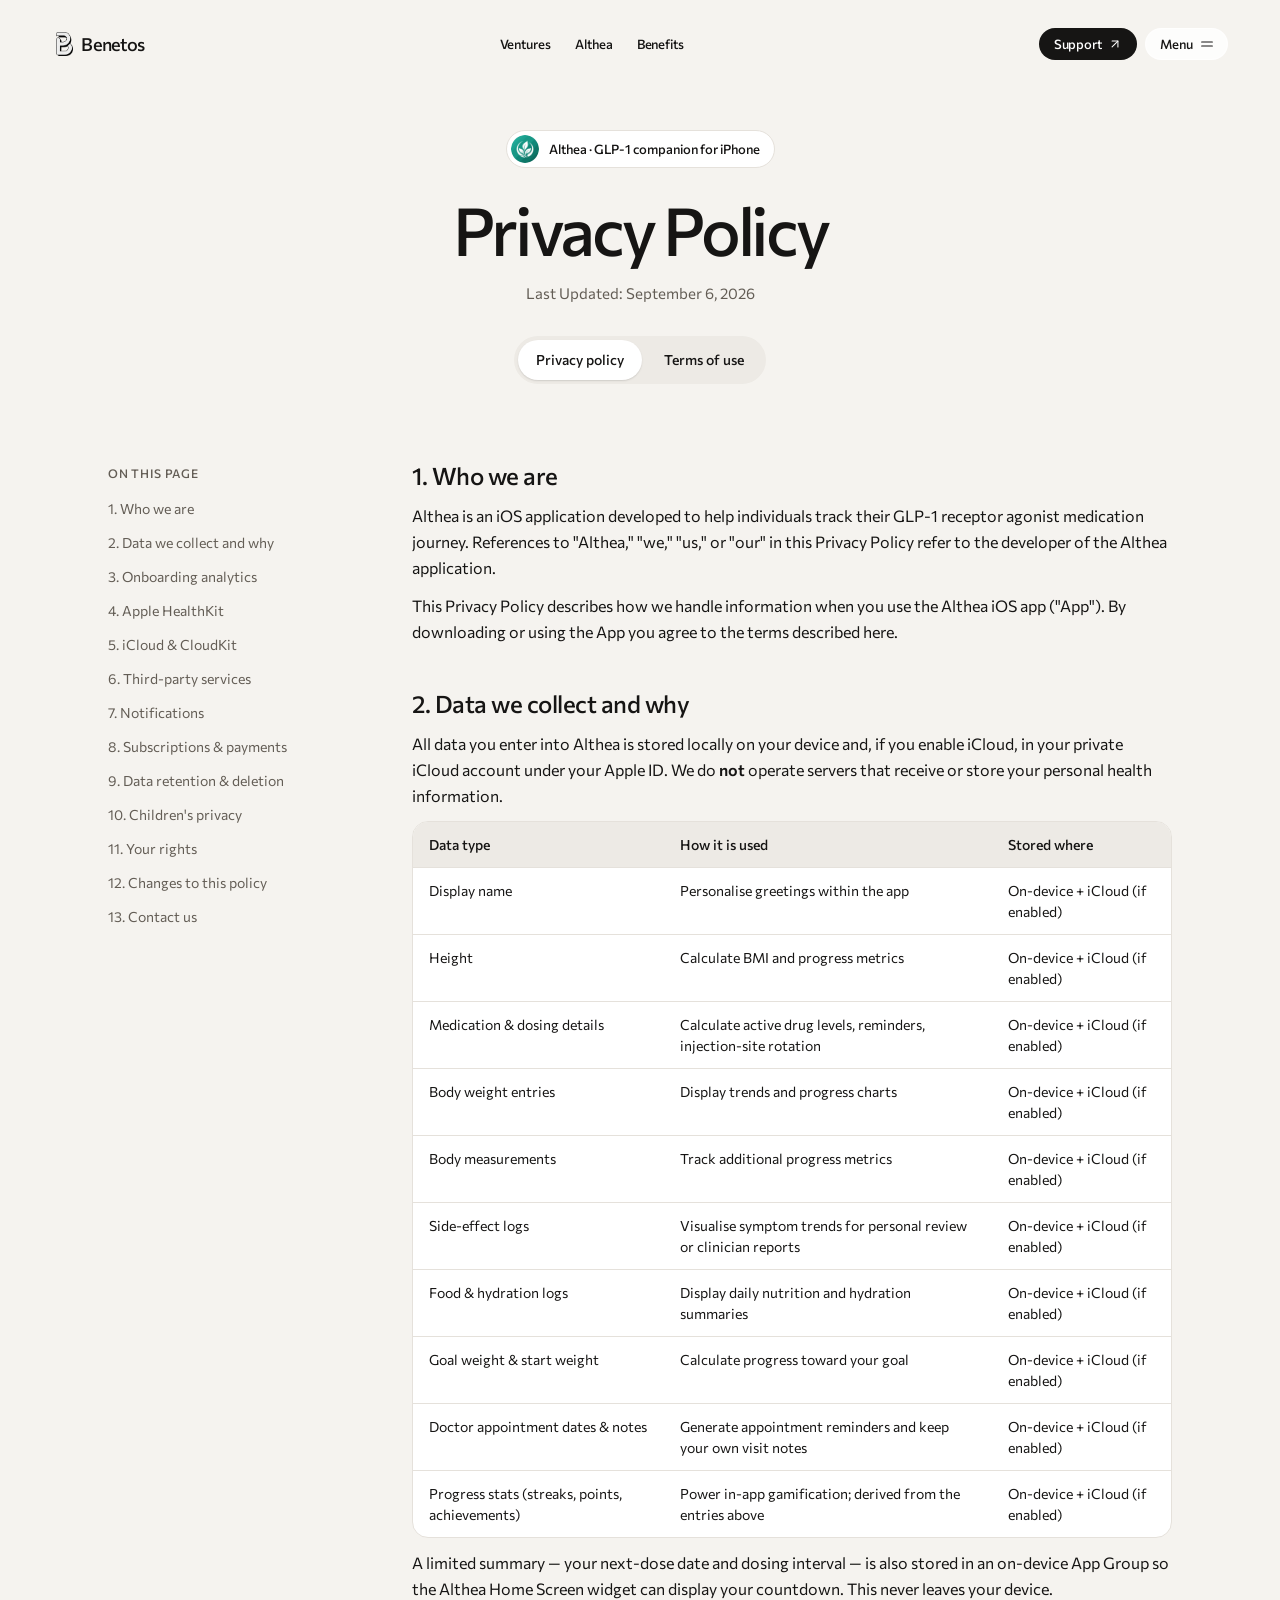
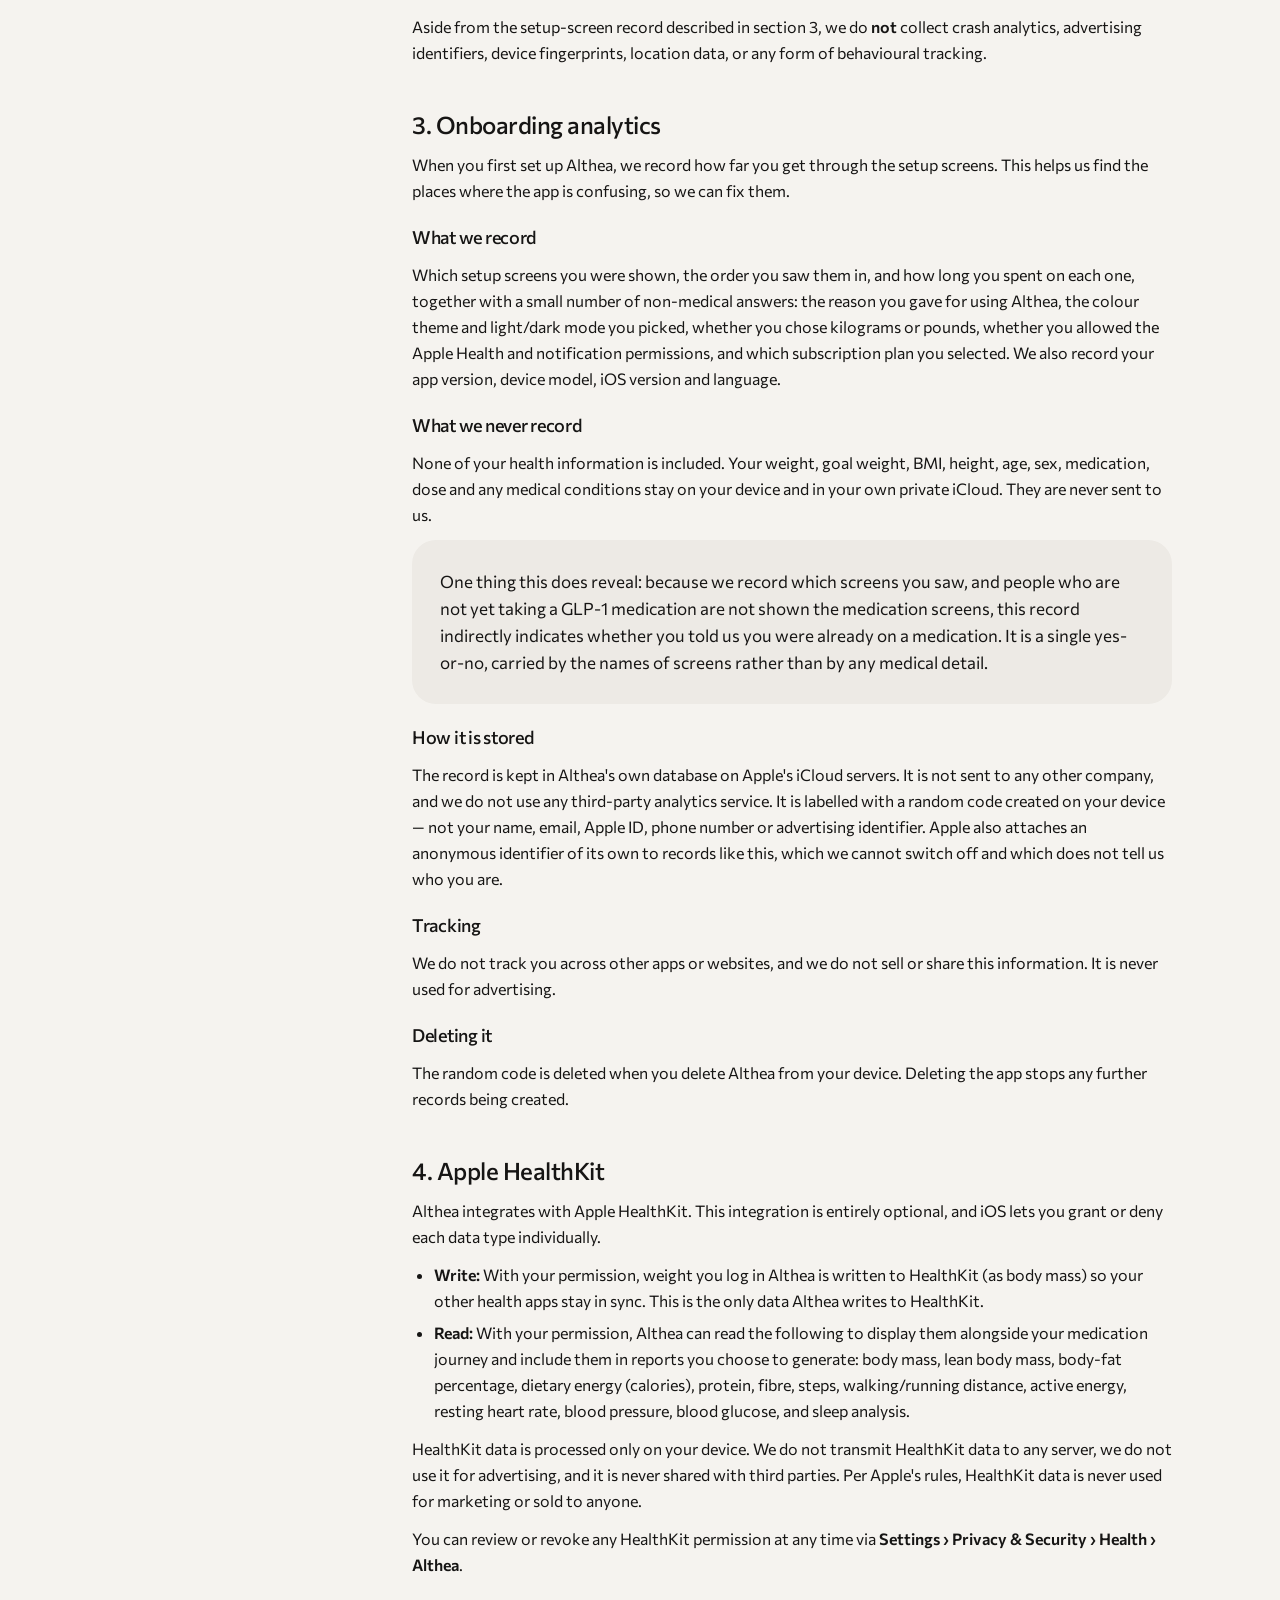
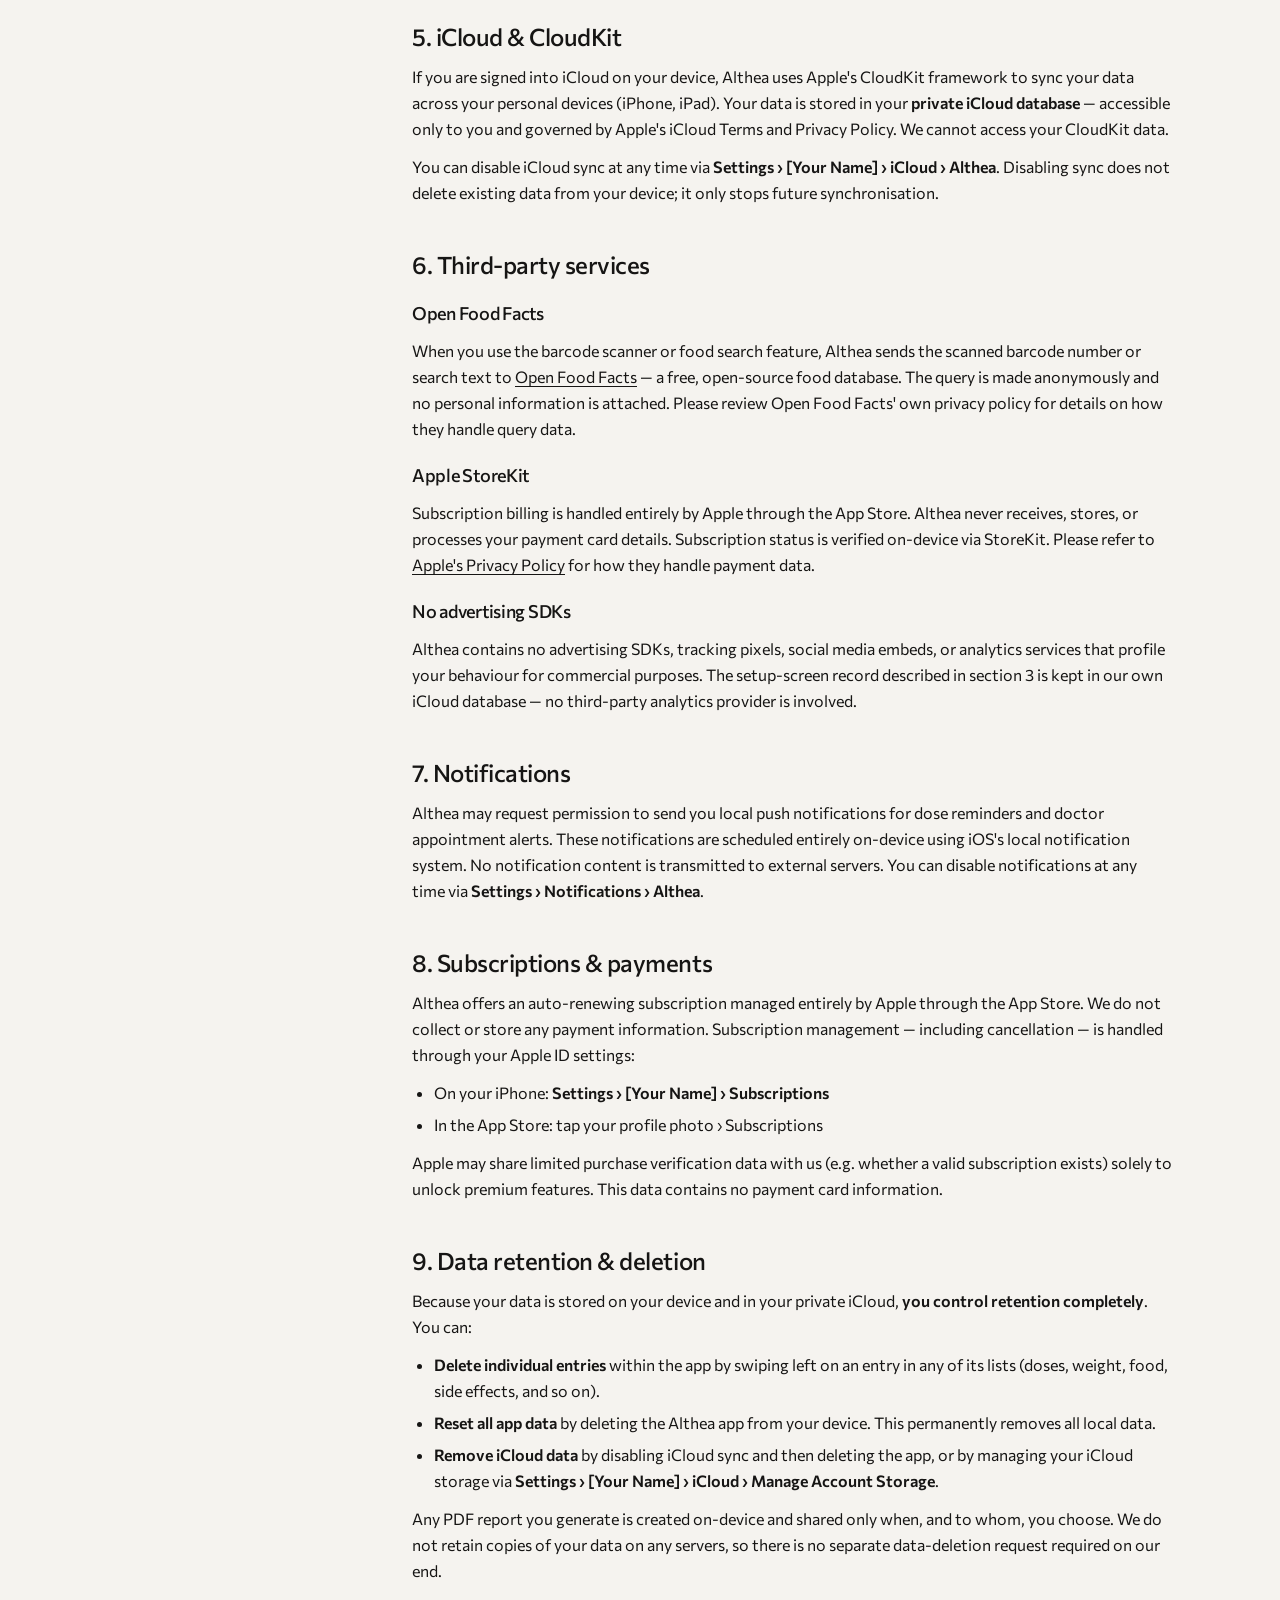
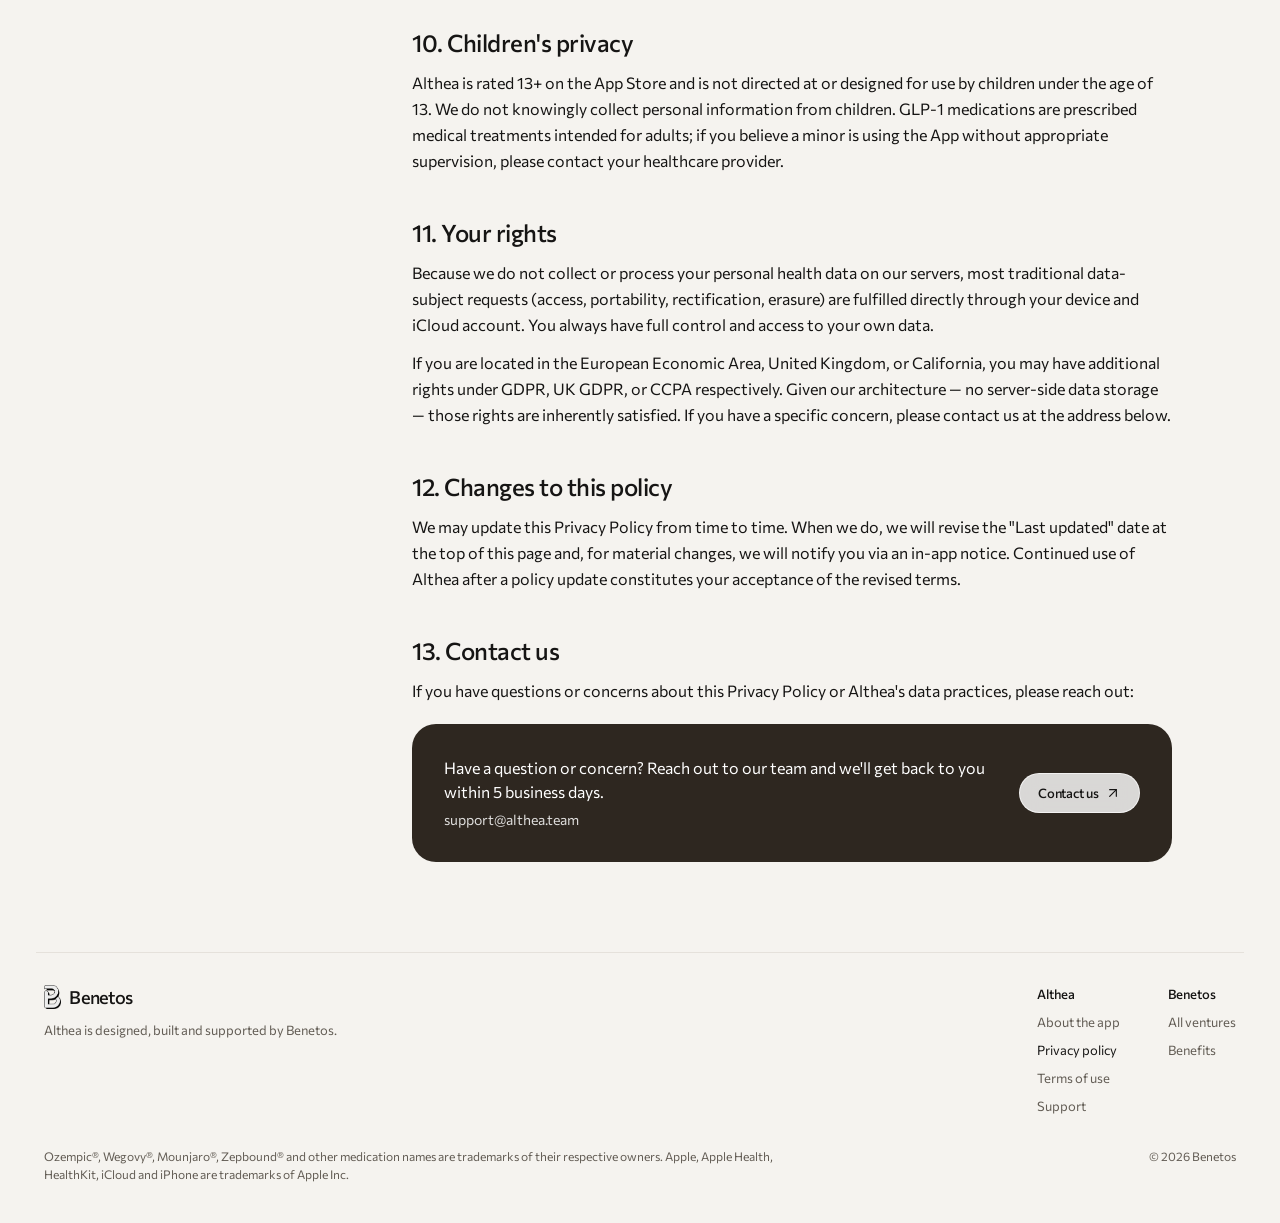
<file: althea-privacy/index.html>
<!doctype html>
<html lang="en">
<head>
<meta charset="utf-8">
<meta name="viewport" content="width=device-width, initial-scale=1">
<title>Privacy Policy — Althea</title>
<meta name="description" content="Althea privacy policy — your health data stays on your device and in your private iCloud. No servers, no tracking.">
<link rel="canonical" href="https://benetos.com/althea-privacy/">
<meta name="theme-color" content="#f5f3ef">
<link rel="icon" href="/favicon.svg" type="image/svg+xml">
<link rel="icon" href="/favicon-32.png" sizes="32x32" type="image/png">
<link rel="apple-touch-icon" href="/apple-touch-icon.png">
<meta property="og:type" content="website">
<meta property="og:site_name" content="Benetos">
<meta property="og:title" content="Privacy Policy — Althea">
<meta property="og:description" content="Althea privacy policy — your health data stays on your device and in your private iCloud. No servers, no tracking.">
<meta property="og:url" content="https://benetos.com/althea-privacy/">
<meta property="og:image" content="https://benetos.com/assets/og/althea.jpg">
<meta property="og:image:width" content="1200">
<meta property="og:image:height" content="630">
<meta name="twitter:card" content="summary_large_image">
<link rel="preload" href="/assets/fonts/Commissioner-Latin.woff2" as="font" type="font/woff2" crossorigin>
<link rel="stylesheet" href="/assets/css/site.css">
<style>
body{margin:0}
a{color:inherit}a:hover{color:inherit}
.skip{position:absolute;left:-10000px;top:8px;z-index:20;padding:10px 16px;border-radius:9999px;background:var(--ink);color:var(--on-ink);font:500 13px/16px var(--font-sans);text-decoration:none}
.skip:focus{left:16px}
.sr-only{position:absolute;width:1px;height:1px;padding:0;margin:-1px;overflow:hidden;clip:rect(0,0,0,0);white-space:nowrap;border:0}
.legal a{text-underline-offset:3px}
.legal a:focus-visible,.toc a:focus-visible,.legal-tabs a:focus-visible{outline:2px solid transparent;box-shadow:var(--focus-ring);border-radius:4px}
.toc a{text-decoration:none}
.toc a:hover{color:var(--ink);text-decoration:underline;text-underline-offset:3px}
@media (max-width: 900px){.toc{display:none !important}}
</style>
<script src="/assets/js/site.js" defer></script>
</head>
<body>
<div data-dc-tpl="2" data-theme="light" id="top" style="position: relative; background: var(--canvas); color: var(--ink); font-family: var(--font-sans); padding: 16px clamp(16px, 2.8vw, 40px) 0px;"><a class="skip" href="#main">Skip to content</a><div style="position: relative; max-width: 1360px; margin: 0px auto;"><div style="width: 100%;"><header class="bn-nav bn-nav--clear"><a class="bn-nav__brand" href="/"><span class="bn-mark"><img alt="" class="bn-mark__img" decoding="async" height="24" src="/assets/img/logo-nav.png" width="18"/></span><span class="bn-nav__name">Benetos</span></a><nav aria-label="Primary" class="bn-nav__links"><a class="bn-nav__link" href="/">Ventures</a><a class="bn-nav__link" href="/althea/">Althea</a><a class="bn-nav__link" href="/benefits/">Benefits</a></nav><div class="bn-nav__end"><a class="bn-btn bn-btn--primary bn-btn--sm" href="mailto:support@althea.team"><span class="bn-btn__label"><span>Support</span><svg aria-hidden="true" class="bn-icon bn-arrow" fill="none" focusable="false" height="14" stroke="currentColor" stroke-linecap="round" stroke-linejoin="round" stroke-width="1.75" viewbox="0 0 24 24" width="14"><path d="M7 17 17 7"></path><path d="M7 7h10v10"></path></svg></span><span aria-hidden="true" class="bn-fill"><span>Support</span><svg aria-hidden="true" class="bn-icon bn-arrow" fill="none" focusable="false" height="14" stroke="currentColor" stroke-linecap="round" stroke-linejoin="round" stroke-width="1.75" viewbox="0 0 24 24" width="14"><path d="M7 17 17 7"></path><path d="M7 7h10v10"></path></svg></span></a><button aria-controls="legal-menu" aria-expanded="false" class="bn-nav__menu" type="button"><span class="bn-btn__label"><span>Menu</span><svg aria-hidden="true" class="bn-icon" fill="none" focusable="false" height="16" stroke="currentColor" stroke-linecap="round" stroke-linejoin="round" stroke-width="1.75" viewbox="0 0 24 24" width="16"><path d="M4 9h16"></path><path d="M4 15h16"></path></svg></span><span aria-hidden="true" class="bn-fill"><span>Menu</span><svg aria-hidden="true" class="bn-icon" fill="none" focusable="false" height="16" stroke="currentColor" stroke-linecap="round" stroke-linejoin="round" stroke-width="1.75" viewbox="0 0 24 24" width="16"><path d="M4 9h16"></path><path d="M4 15h16"></path></svg></span></button></div></header></div><nav aria-label="Menu" data-dc-tpl="7" hidden="" id="legal-menu" style="position: absolute; right: 8px; top: 60px; z-index: 10; width: 240px; padding: 8px; border-radius: var(--radius-lg); background: var(--surface); border: 1px solid var(--line); box-shadow: var(--shadow-md); display: flex; flex-direction: column;"><a href="/" style="padding: 12px 14px; border-radius: 12px; font-size: 15px; line-height: 20px; text-decoration: none;">Home</a><a href="/althea/" style="padding: 12px 14px; border-radius: 12px; font-size: 15px; line-height: 20px; text-decoration: none;">Althea</a><a aria-current="page" href="/althea-privacy/" style="padding: 12px 14px; border-radius: 12px; font-size: 15px; line-height: 20px; text-decoration: none; background: var(--stone-100);">Privacy policy</a><a href="/althea-terms/" style="padding: 12px 14px; border-radius: 12px; font-size: 15px; line-height: 20px; text-decoration: none;">Terms of use</a></nav></div><main id="main" style="max-width: 1360px; margin: 0px auto; display: flex; flex-direction: column; gap: clamp(48px, 6vw, 80px);"><header style="display: flex; flex-direction: column; align-items: center; text-align: center; padding-top: clamp(32px, 4.5vw, 64px);"><a href="/althea/" style="display: inline-flex; align-items: center; gap: 10px; padding: 4px 14px 4px 4px; border-radius: 9999px; background: var(--surface); border: 1px solid var(--line); font-size: 13px; line-height: 16px; font-weight: 500; text-decoration: none;"><img alt="" height="28" src="/assets/img/althea-icon.webp" style="width: 28px; height: 28px; border-radius: 9999px;" width="28"/>
Althea · GLP-1 companion for iPhone
</a><h1 style="margin: 28px 0px 0px; font-size: clamp(44px, 5.2vw, 76px); line-height: 1; font-weight: 500; letter-spacing: -0.05em;">Privacy Policy</h1><p style="margin: 20px 0px 0px; font-size: 15px; line-height: 22px; color: var(--ink-muted);">Last Updated: <time datetime="2026-09-06">September 6, 2026</time></p><nav aria-label="Althea legal pages" class="legal-tabs" style="margin-top: 32px; display: inline-flex; flex-wrap: wrap; justify-content: center; gap: 4px; padding: 4px; border-radius: 9999px; background: var(--stone-100);"><a aria-current="page" href="/althea-privacy/" style="display: inline-flex; align-items: center; min-height: 40px; padding: 0px 18px; border-radius: 9999px; background: var(--surface); box-shadow: var(--shadow-sm); font-size: 14px; line-height: 16px; font-weight: 500; text-decoration: none;">Privacy policy</a><a href="/althea-terms/" style="display: inline-flex; align-items: center; min-height: 40px; padding: 0px 18px; border-radius: 9999px; font-size: 14px; line-height: 16px; font-weight: 500; text-decoration: none;">Terms of use</a></nav></header><div style="display: flex; flex-wrap: wrap; justify-content: center; align-items: flex-start; gap: clamp(32px, 5vw, 72px);"><nav aria-label="On this page" class="toc" style="flex: 0 0 240px; display: flex; flex-direction: column; gap: 12px; padding-top: 4px;"><span style="font-size: 12px; line-height: 16px; font-weight: 500; letter-spacing: 0.06em; text-transform: uppercase; color: var(--ink-muted);">On this page</span><ol style="list-style: none; margin: 0px; padding: 0px; display: flex; flex-direction: column; gap: 2px; font-size: 14px; line-height: 20px; color: var(--ink-muted);"><li><a href="#who-we-are" style="display: block; padding: 6px 0px;">1. Who we are</a></li><li><a href="#data-collected" style="display: block; padding: 6px 0px;">2. Data we collect and why</a></li><li><a href="#onboarding-analytics" style="display: block; padding: 6px 0px;">3. Onboarding analytics</a></li><li><a href="#healthkit" style="display: block; padding: 6px 0px;">4. Apple HealthKit</a></li><li><a href="#icloud" style="display: block; padding: 6px 0px;">5. iCloud &amp; CloudKit</a></li><li><a href="#third-parties" style="display: block; padding: 6px 0px;">6. Third-party services</a></li><li><a href="#notifications" style="display: block; padding: 6px 0px;">7. Notifications</a></li><li><a href="#subscriptions" style="display: block; padding: 6px 0px;">8. Subscriptions &amp; payments</a></li><li><a href="#retention" style="display: block; padding: 6px 0px;">9. Data retention &amp; deletion</a></li><li><a href="#children" style="display: block; padding: 6px 0px;">10. Children's privacy</a></li><li><a href="#your-rights" style="display: block; padding: 6px 0px;">11. Your rights</a></li><li><a href="#changes" style="display: block; padding: 6px 0px;">12. Changes to this policy</a></li><li><a href="#contact" style="display: block; padding: 6px 0px;">13. Contact us</a></li></ol></nav><article aria-label="Privacy Policy" class="legal" style="flex: 1 1 560px; min-width: 0px; max-width: 760px; display: flex; flex-direction: column; gap: 44px; font-size: 16px; line-height: 26px;"><section aria-labelledby="who-we-are-h" id="who-we-are" style="display: flex; flex-direction: column; gap: 12px;"><h2 id="who-we-are-h" style="margin: 0px; font-size: 24px; line-height: 30px; font-weight: 500; letter-spacing: -0.02em;">1. Who we are</h2><p style="margin: 0px;">Althea is an iOS application developed to help individuals track their GLP-1 receptor agonist medication journey. References to "Althea," "we," "us," or "our" in this Privacy Policy refer to the developer of the Althea application.</p><p style="margin: 0px;">This Privacy Policy describes how we handle information when you use the Althea iOS app ("App"). By downloading or using the App you agree to the terms described here.</p></section><section aria-labelledby="data-collected-h" id="data-collected" style="display: flex; flex-direction: column; gap: 12px;"><h2 id="data-collected-h" style="margin: 0px; font-size: 24px; line-height: 30px; font-weight: 500; letter-spacing: -0.02em;">2. Data we collect and why</h2><p style="margin: 0px;">All data you enter into Althea is stored locally on your device and, if you enable iCloud, in your private iCloud account under your Apple ID. We do <strong style="font-weight: 600;">not</strong> operate servers that receive or store your personal health information.</p><div style="overflow-x: auto; border-radius: var(--radius-md); border: 1px solid var(--line); background: var(--surface);"><table style="width: 100%; min-width: 560px; border-collapse: collapse; font-size: 14px; line-height: 21px; text-align: left;"><caption class="sr-only">Details</caption><thead><tr style="background: var(--stone-100);"><th scope="col" style="padding: 12px 16px; font-weight: 500; vertical-align: top;">Data type</th><th scope="col" style="padding: 12px 16px; font-weight: 500; vertical-align: top;">How it is used</th><th scope="col" style="padding: 12px 16px; font-weight: 500; vertical-align: top;">Stored where</th></tr></thead><tbody><tr style="border-top: 1px solid var(--line);"><td style="padding: 12px 16px; vertical-align: top;">Display name</td><td style="padding: 12px 16px; vertical-align: top;">Personalise greetings within the app</td><td style="padding: 12px 16px; vertical-align: top;">On-device + iCloud (if enabled)</td></tr><tr style="border-top: 1px solid var(--line);"><td style="padding: 12px 16px; vertical-align: top;">Height</td><td style="padding: 12px 16px; vertical-align: top;">Calculate BMI and progress metrics</td><td style="padding: 12px 16px; vertical-align: top;">On-device + iCloud (if enabled)</td></tr><tr style="border-top: 1px solid var(--line);"><td style="padding: 12px 16px; vertical-align: top;">Medication &amp; dosing details</td><td style="padding: 12px 16px; vertical-align: top;">Calculate active drug levels, reminders, injection-site rotation</td><td style="padding: 12px 16px; vertical-align: top;">On-device + iCloud (if enabled)</td></tr><tr style="border-top: 1px solid var(--line);"><td style="padding: 12px 16px; vertical-align: top;">Body weight entries</td><td style="padding: 12px 16px; vertical-align: top;">Display trends and progress charts</td><td style="padding: 12px 16px; vertical-align: top;">On-device + iCloud (if enabled)</td></tr><tr style="border-top: 1px solid var(--line);"><td style="padding: 12px 16px; vertical-align: top;">Body measurements</td><td style="padding: 12px 16px; vertical-align: top;">Track additional progress metrics</td><td style="padding: 12px 16px; vertical-align: top;">On-device + iCloud (if enabled)</td></tr><tr style="border-top: 1px solid var(--line);"><td style="padding: 12px 16px; vertical-align: top;">Side-effect logs</td><td style="padding: 12px 16px; vertical-align: top;">Visualise symptom trends for personal review or clinician reports</td><td style="padding: 12px 16px; vertical-align: top;">On-device + iCloud (if enabled)</td></tr><tr style="border-top: 1px solid var(--line);"><td style="padding: 12px 16px; vertical-align: top;">Food &amp; hydration logs</td><td style="padding: 12px 16px; vertical-align: top;">Display daily nutrition and hydration summaries</td><td style="padding: 12px 16px; vertical-align: top;">On-device + iCloud (if enabled)</td></tr><tr style="border-top: 1px solid var(--line);"><td style="padding: 12px 16px; vertical-align: top;">Goal weight &amp; start weight</td><td style="padding: 12px 16px; vertical-align: top;">Calculate progress toward your goal</td><td style="padding: 12px 16px; vertical-align: top;">On-device + iCloud (if enabled)</td></tr><tr style="border-top: 1px solid var(--line);"><td style="padding: 12px 16px; vertical-align: top;">Doctor appointment dates &amp; notes</td><td style="padding: 12px 16px; vertical-align: top;">Generate appointment reminders and keep your own visit notes</td><td style="padding: 12px 16px; vertical-align: top;">On-device + iCloud (if enabled)</td></tr><tr style="border-top: 1px solid var(--line);"><td style="padding: 12px 16px; vertical-align: top;">Progress stats (streaks, points, achievements)</td><td style="padding: 12px 16px; vertical-align: top;">Power in-app gamification; derived from the entries above</td><td style="padding: 12px 16px; vertical-align: top;">On-device + iCloud (if enabled)</td></tr></tbody></table></div><p style="margin: 0px;">A limited summary — your next-dose date and dosing interval — is also stored in an on-device App Group so the Althea Home Screen widget can display your countdown. This never leaves your device.</p><p style="margin: 0px;">Aside from the setup-screen record described in section 3, we do <strong style="font-weight: 600;">not</strong> collect crash analytics, advertising identifiers, device fingerprints, location data, or any form of behavioural tracking.</p></section><section aria-labelledby="onboarding-analytics-h" id="onboarding-analytics" style="display: flex; flex-direction: column; gap: 12px;"><h2 id="onboarding-analytics-h" style="margin: 0px; font-size: 24px; line-height: 30px; font-weight: 500; letter-spacing: -0.02em;">3. Onboarding analytics</h2><p style="margin: 0px;">When you first set up Althea, we record how far you get through the setup screens. This helps us find the places where the app is confusing, so we can fix them.</p><h3 style="margin: 8px 0px 0px; font-size: 18px; line-height: 26px; font-weight: 500; letter-spacing: -0.015em;">What we record</h3><p style="margin: 0px;">Which setup screens you were shown, the order you saw them in, and how long you spent on each one, together with a small number of non-medical answers: the reason you gave for using Althea, the colour theme and light/dark mode you picked, whether you chose kilograms or pounds, whether you allowed the Apple Health and notification permissions, and which subscription plan you selected. We also record your app version, device model, iOS version and language.</p><h3 style="margin: 8px 0px 0px; font-size: 18px; line-height: 26px; font-weight: 500; letter-spacing: -0.015em;">What we never record</h3><p style="margin: 0px;">None of your health information is included. Your weight, goal weight, BMI, height, age, sex, medication, dose and any medical conditions stay on your device and in your own private iCloud. They are never sent to us.</p><div style="padding: clamp(20px, 3vw, 28px); border-radius: var(--radius-lg); background: var(--stone-100);"><p style="margin: 0px; font-size: 17px; line-height: 27px;">One thing this does reveal: because we record which screens you saw, and people who are not yet taking a GLP-1 medication are not shown the medication screens, this record indirectly indicates whether you told us you were already on a medication. It is a single yes-or-no, carried by the names of screens rather than by any medical detail.</p></div><h3 style="margin: 8px 0px 0px; font-size: 18px; line-height: 26px; font-weight: 500; letter-spacing: -0.015em;">How it is stored</h3><p style="margin: 0px;">The record is kept in Althea's own database on Apple's iCloud servers. It is not sent to any other company, and we do not use any third-party analytics service. It is labelled with a random code created on your device — not your name, email, Apple ID, phone number or advertising identifier. Apple also attaches an anonymous identifier of its own to records like this, which we cannot switch off and which does not tell us who you are.</p><h3 style="margin: 8px 0px 0px; font-size: 18px; line-height: 26px; font-weight: 500; letter-spacing: -0.015em;">Tracking</h3><p style="margin: 0px;">We do not track you across other apps or websites, and we do not sell or share this information. It is never used for advertising.</p><h3 style="margin: 8px 0px 0px; font-size: 18px; line-height: 26px; font-weight: 500; letter-spacing: -0.015em;">Deleting it</h3><p style="margin: 0px;">The random code is deleted when you delete Althea from your device. Deleting the app stops any further records being created.</p></section><section aria-labelledby="healthkit-h" id="healthkit" style="display: flex; flex-direction: column; gap: 12px;"><h2 id="healthkit-h" style="margin: 0px; font-size: 24px; line-height: 30px; font-weight: 500; letter-spacing: -0.02em;">4. Apple HealthKit</h2><p style="margin: 0px;">Althea integrates with Apple HealthKit. This integration is entirely optional, and iOS lets you grant or deny each data type individually.</p><ul style="margin: 0px; padding-left: 22px; display: flex; flex-direction: column; gap: 6px;"><li><strong style="font-weight: 600;">Write:</strong> With your permission, weight you log in Althea is written to HealthKit (as body mass) so your other health apps stay in sync. This is the only data Althea writes to HealthKit.</li><li><strong style="font-weight: 600;">Read:</strong> With your permission, Althea can read the following to display them alongside your medication journey and include them in reports you choose to generate: body mass, lean body mass, body-fat percentage, dietary energy (calories), protein, fibre, steps, walking/running distance, active energy, resting heart rate, blood pressure, blood glucose, and sleep analysis.</li></ul><p style="margin: 0px;">HealthKit data is processed only on your device. We do not transmit HealthKit data to any server, we do not use it for advertising, and it is never shared with third parties. Per Apple's rules, HealthKit data is never used for marketing or sold to anyone.</p><p style="margin: 0px;">You can review or revoke any HealthKit permission at any time via <strong style="font-weight: 600;">Settings › Privacy &amp; Security › Health › Althea</strong>.</p></section><section aria-labelledby="icloud-h" id="icloud" style="display: flex; flex-direction: column; gap: 12px;"><h2 id="icloud-h" style="margin: 0px; font-size: 24px; line-height: 30px; font-weight: 500; letter-spacing: -0.02em;">5. iCloud &amp; CloudKit</h2><p style="margin: 0px;">If you are signed into iCloud on your device, Althea uses Apple's CloudKit framework to sync your data across your personal devices (iPhone, iPad). Your data is stored in your <strong style="font-weight: 600;">private iCloud database</strong> — accessible only to you and governed by Apple's iCloud Terms and Privacy Policy. We cannot access your CloudKit data.</p><p style="margin: 0px;">You can disable iCloud sync at any time via <strong style="font-weight: 600;">Settings › [Your Name] › iCloud › Althea</strong>. Disabling sync does not delete existing data from your device; it only stops future synchronisation.</p></section><section aria-labelledby="third-parties-h" id="third-parties" style="display: flex; flex-direction: column; gap: 12px;"><h2 id="third-parties-h" style="margin: 0px; font-size: 24px; line-height: 30px; font-weight: 500; letter-spacing: -0.02em;">6. Third-party services</h2><h3 style="margin: 8px 0px 0px; font-size: 18px; line-height: 26px; font-weight: 500; letter-spacing: -0.015em;">Open Food Facts</h3><p style="margin: 0px;">When you use the barcode scanner or food search feature, Althea sends the scanned barcode number or search text to <a href="https://world.openfoodfacts.org">Open Food Facts</a> — a free, open-source food database. The query is made anonymously and no personal information is attached. Please review Open Food Facts' own privacy policy for details on how they handle query data.</p><h3 style="margin: 8px 0px 0px; font-size: 18px; line-height: 26px; font-weight: 500; letter-spacing: -0.015em;">Apple StoreKit</h3><p style="margin: 0px;">Subscription billing is handled entirely by Apple through the App Store. Althea never receives, stores, or processes your payment card details. Subscription status is verified on-device via StoreKit. Please refer to <a href="https://www.apple.com/legal/privacy/">Apple's Privacy Policy</a> for how they handle payment data.</p><h3 style="margin: 8px 0px 0px; font-size: 18px; line-height: 26px; font-weight: 500; letter-spacing: -0.015em;">No advertising SDKs</h3><p style="margin: 0px;">Althea contains no advertising SDKs, tracking pixels, social media embeds, or analytics services that profile your behaviour for commercial purposes. The setup-screen record described in section 3 is kept in our own iCloud database — no third-party analytics provider is involved.</p></section><section aria-labelledby="notifications-h" id="notifications" style="display: flex; flex-direction: column; gap: 12px;"><h2 id="notifications-h" style="margin: 0px; font-size: 24px; line-height: 30px; font-weight: 500; letter-spacing: -0.02em;">7. Notifications</h2><p style="margin: 0px;">Althea may request permission to send you local push notifications for dose reminders and doctor appointment alerts. These notifications are scheduled entirely on-device using iOS's local notification system. No notification content is transmitted to external servers. You can disable notifications at any time via <strong style="font-weight: 600;">Settings › Notifications › Althea</strong>.</p></section><section aria-labelledby="subscriptions-h" id="subscriptions" style="display: flex; flex-direction: column; gap: 12px;"><h2 id="subscriptions-h" style="margin: 0px; font-size: 24px; line-height: 30px; font-weight: 500; letter-spacing: -0.02em;">8. Subscriptions &amp; payments</h2><p style="margin: 0px;">Althea offers an auto-renewing subscription managed entirely by Apple through the App Store. We do not collect or store any payment information. Subscription management — including cancellation — is handled through your Apple ID settings:</p><ul style="margin: 0px; padding-left: 22px; display: flex; flex-direction: column; gap: 6px;"><li>On your iPhone: <strong style="font-weight: 600;">Settings › [Your Name] › Subscriptions</strong></li><li>In the App Store: tap your profile photo › Subscriptions</li></ul><p style="margin: 0px;">Apple may share limited purchase verification data with us (e.g. whether a valid subscription exists) solely to unlock premium features. This data contains no payment card information.</p></section><section aria-labelledby="retention-h" id="retention" style="display: flex; flex-direction: column; gap: 12px;"><h2 id="retention-h" style="margin: 0px; font-size: 24px; line-height: 30px; font-weight: 500; letter-spacing: -0.02em;">9. Data retention &amp; deletion</h2><p style="margin: 0px;">Because your data is stored on your device and in your private iCloud, <strong style="font-weight: 600;">you control retention completely</strong>. You can:</p><ul style="margin: 0px; padding-left: 22px; display: flex; flex-direction: column; gap: 6px;"><li><strong style="font-weight: 600;">Delete individual entries</strong> within the app by swiping left on an entry in any of its lists (doses, weight, food, side effects, and so on).</li><li><strong style="font-weight: 600;">Reset all app data</strong> by deleting the Althea app from your device. This permanently removes all local data.</li><li><strong style="font-weight: 600;">Remove iCloud data</strong> by disabling iCloud sync and then deleting the app, or by managing your iCloud storage via <strong style="font-weight: 600;">Settings › [Your Name] › iCloud › Manage Account Storage</strong>.</li></ul><p style="margin: 0px;">Any PDF report you generate is created on-device and shared only when, and to whom, you choose. We do not retain copies of your data on any servers, so there is no separate data-deletion request required on our end.</p></section><section aria-labelledby="children-h" id="children" style="display: flex; flex-direction: column; gap: 12px;"><h2 id="children-h" style="margin: 0px; font-size: 24px; line-height: 30px; font-weight: 500; letter-spacing: -0.02em;">10. Children's privacy</h2><p style="margin: 0px;">Althea is rated 13+ on the App Store and is not directed at or designed for use by children under the age of 13. We do not knowingly collect personal information from children. GLP-1 medications are prescribed medical treatments intended for adults; if you believe a minor is using the App without appropriate supervision, please contact your healthcare provider.</p></section><section aria-labelledby="your-rights-h" id="your-rights" style="display: flex; flex-direction: column; gap: 12px;"><h2 id="your-rights-h" style="margin: 0px; font-size: 24px; line-height: 30px; font-weight: 500; letter-spacing: -0.02em;">11. Your rights</h2><p style="margin: 0px;">Because we do not collect or process your personal health data on our servers, most traditional data-subject requests (access, portability, rectification, erasure) are fulfilled directly through your device and iCloud account. You always have full control and access to your own data.</p><p style="margin: 0px;">If you are located in the European Economic Area, United Kingdom, or California, you may have additional rights under GDPR, UK GDPR, or CCPA respectively. Given our architecture — no server-side data storage — those rights are inherently satisfied. If you have a specific concern, please contact us at the address below.</p></section><section aria-labelledby="changes-h" id="changes" style="display: flex; flex-direction: column; gap: 12px;"><h2 id="changes-h" style="margin: 0px; font-size: 24px; line-height: 30px; font-weight: 500; letter-spacing: -0.02em;">12. Changes to this policy</h2><p style="margin: 0px;">We may update this Privacy Policy from time to time. When we do, we will revise the "Last updated" date at the top of this page and, for material changes, we will notify you via an in-app notice. Continued use of Althea after a policy update constitutes your acceptance of the revised terms.</p></section><section aria-labelledby="contact-h" id="contact" style="display: flex; flex-direction: column; gap: 12px;"><h2 id="contact-h" style="margin: 0px; font-size: 24px; line-height: 30px; font-weight: 500; letter-spacing: -0.02em;">13. Contact us</h2><p style="margin: 0px;">If you have questions or concerns about this Privacy Policy or Althea's data practices, please reach out:</p><div style="margin-top: 8px; padding: clamp(24px, 3vw, 32px); border-radius: var(--radius-lg); background: rgb(46, 39, 32); color: var(--on-stone); display: flex; flex-wrap: wrap; align-items: center; justify-content: space-between; gap: 20px;"><div style="flex: 1 1 280px; display: flex; flex-direction: column; gap: 6px;"><p style="margin: 0px; font-size: 16px; line-height: 24px;">Have a question or concern? Reach out to our team and we'll get back to you within 5 business days.</p><p style="margin: 0px; font-size: 14px; line-height: 20px; opacity: 0.85;">support@althea.team</p></div><a class="bn-btn bn-btn--glass bn-btn--md" href="mailto:support@althea.team"><span class="bn-btn__label"><span>Contact us</span><svg aria-hidden="true" class="bn-icon bn-arrow" fill="none" focusable="false" height="16" stroke="currentColor" stroke-linecap="round" stroke-linejoin="round" stroke-width="1.75" viewbox="0 0 24 24" width="16"><path d="M7 17 17 7"></path><path d="M7 7h10v10"></path></svg></span><span aria-hidden="true" class="bn-fill"><span>Contact us</span><svg aria-hidden="true" class="bn-icon bn-arrow" fill="none" focusable="false" height="16" stroke="currentColor" stroke-linecap="round" stroke-linejoin="round" stroke-width="1.75" viewbox="0 0 24 24" width="16"><path d="M7 17 17 7"></path><path d="M7 7h10v10"></path></svg></span></a></div></section></article></div></main><footer style="max-width: 1360px; margin: clamp(64px, 7vw, 96px) auto 0px; padding: 32px 8px 40px; border-top: 1px solid var(--line); display: flex; flex-direction: column; gap: 32px;"><div style="display: flex; flex-wrap: wrap; align-items: flex-start; justify-content: space-between; gap: 32px;"><div style="display: flex; flex-direction: column; gap: 12px; max-width: 320px;"><a href="/" style="display: inline-flex; align-items: center; gap: 8px; text-decoration: none;"><img alt="" height="24" src="/assets/img/logo-nav.png" style="display: block; height: 24px; width: auto;" width="18"/><span style="font-size: 18px; line-height: 24px; font-weight: 500; letter-spacing: -0.02em;">Benetos</span></a><p style="margin: 0px; font-size: 13px; line-height: 18px; color: var(--ink-muted);">Althea is designed, built and supported by Benetos.</p></div><nav aria-label="Footer" style="display: flex; flex-wrap: wrap; gap: 48px;"><div style="display: flex; flex-direction: column; gap: 10px; font-size: 13px; line-height: 18px;"><span style="font-weight: 500;">Althea</span><a href="/althea/" style="color: var(--ink-muted); text-decoration: none;">About the app</a><a aria-current="page" href="/althea-privacy/" style="color: var(--ink); text-decoration: none;">Privacy policy</a><a href="/althea-terms/" style="color: var(--ink-muted); text-decoration: none;">Terms of use</a><a href="mailto:support@althea.team" style="color: var(--ink-muted); text-decoration: none;">Support</a></div><div style="display: flex; flex-direction: column; gap: 10px; font-size: 13px; line-height: 18px;"><span style="font-weight: 500;">Benetos</span><a href="/" style="color: var(--ink-muted); text-decoration: none;">All ventures</a><a href="/benefits/" style="color: var(--ink-muted); text-decoration: none;">Benefits</a></div></nav></div><div style="display: flex; flex-wrap: wrap; justify-content: space-between; gap: 16px; font-size: 12px; line-height: 18px; color: var(--ink-muted);"><p style="margin: 0px; max-width: 760px;">Ozempic®, Wegovy®, Mounjaro®, Zepbound® and other medication names are trademarks of their respective owners. Apple, Apple Health, HealthKit, iCloud and iPhone are trademarks of Apple Inc.</p><p style="margin: 0px;">© 2026 Benetos</p></div></footer></div>
</body>
</html>
</file>
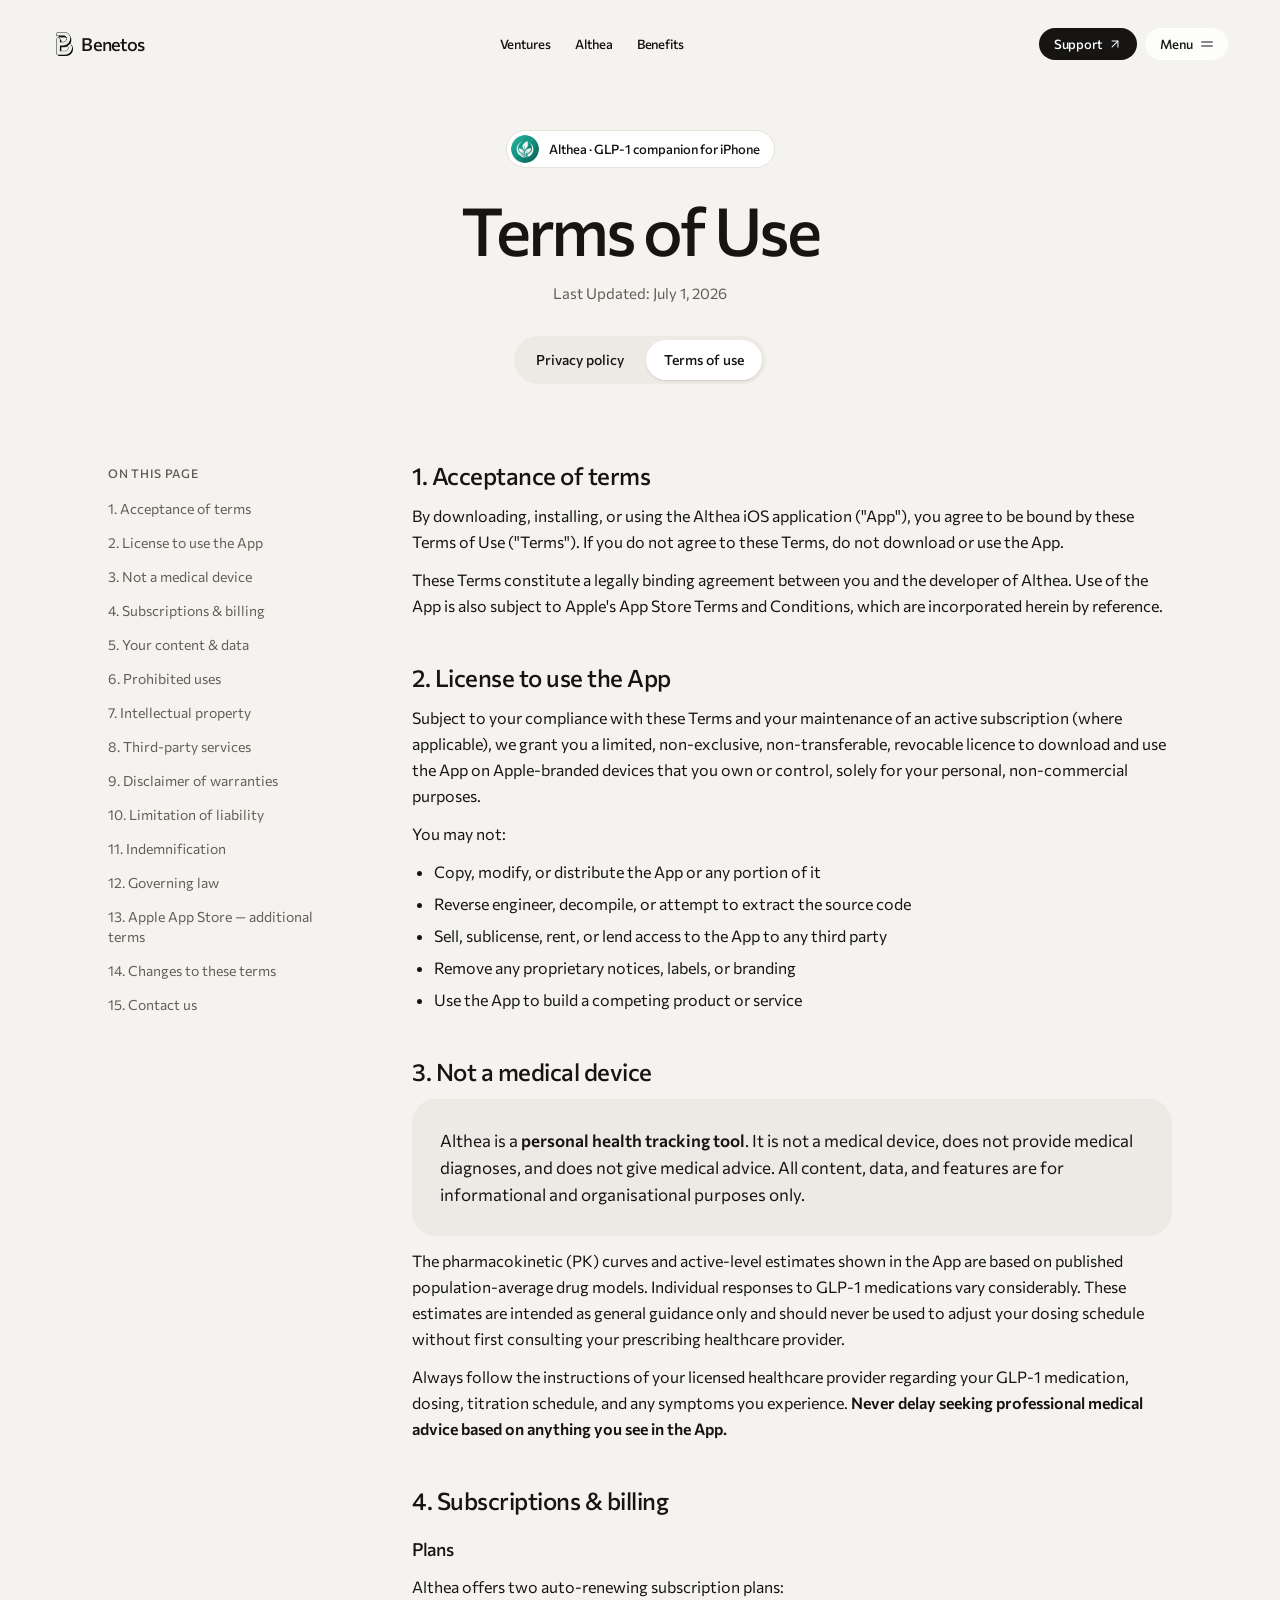
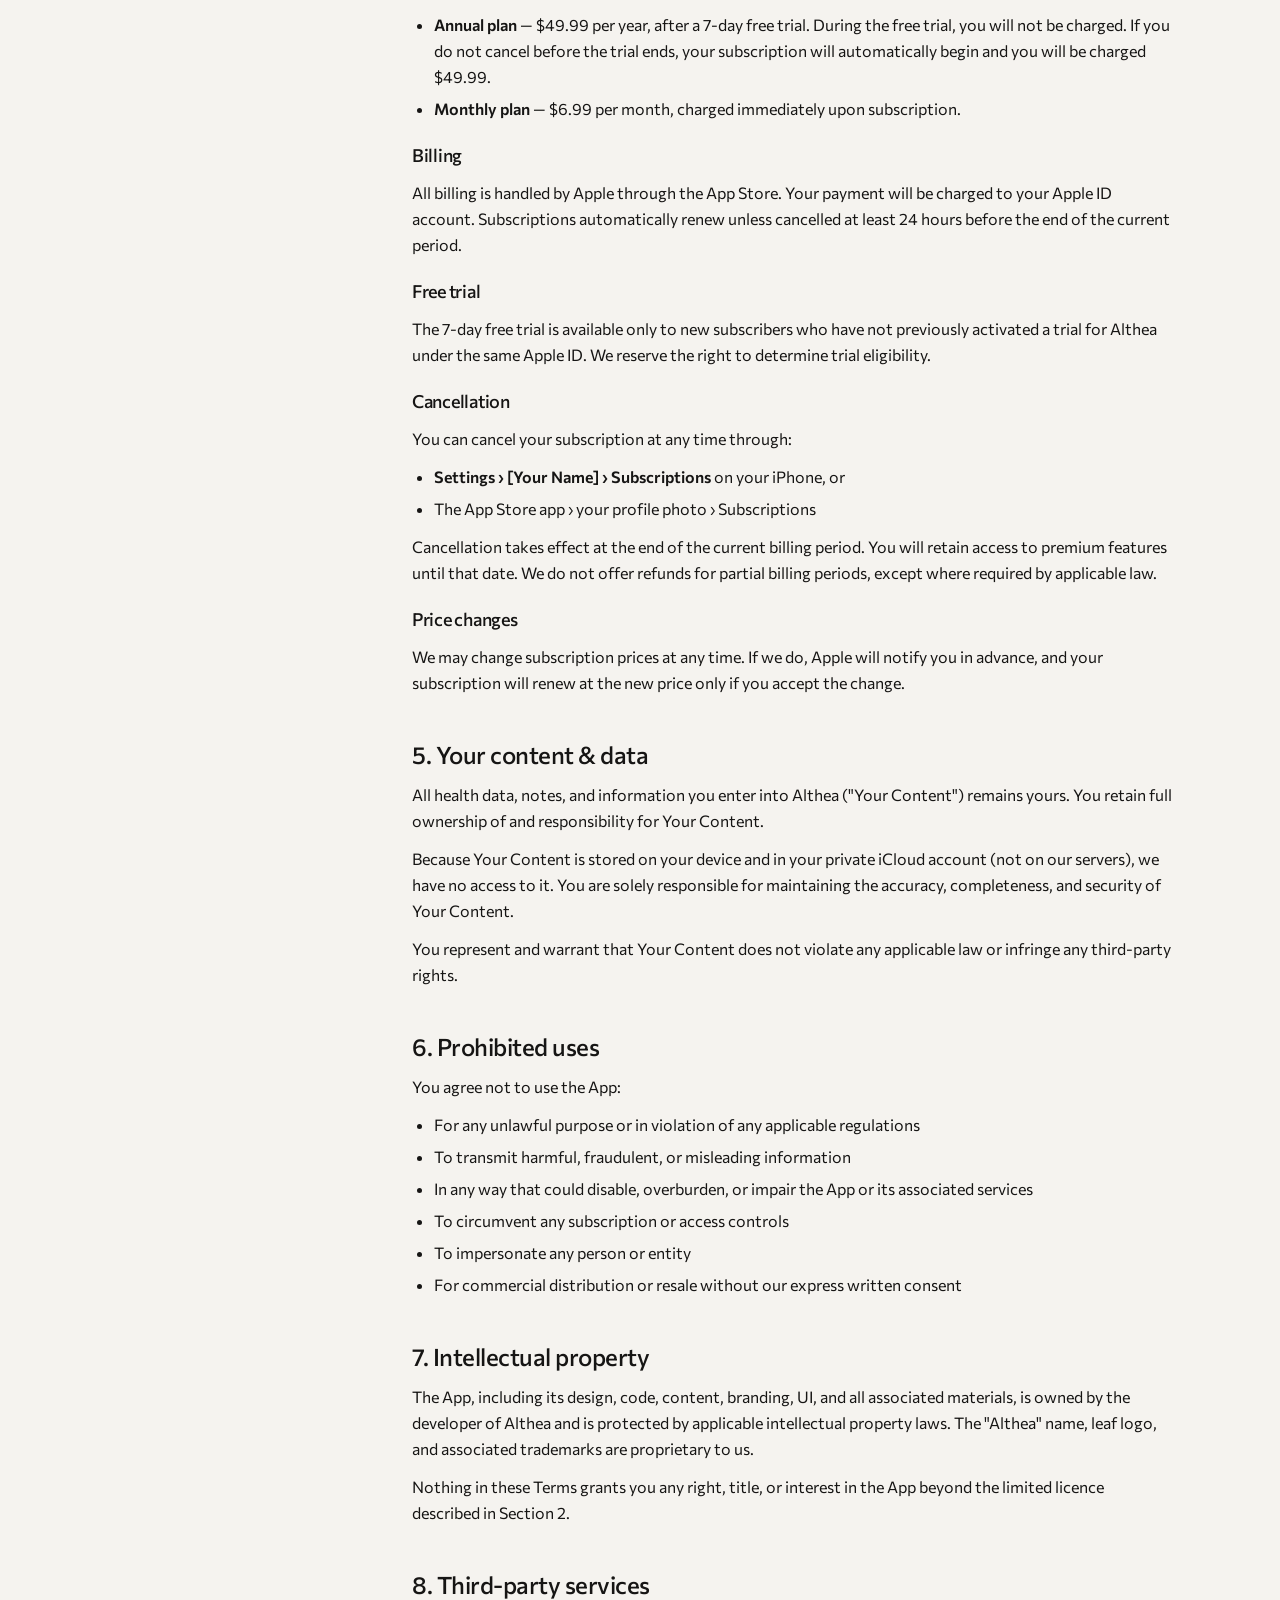
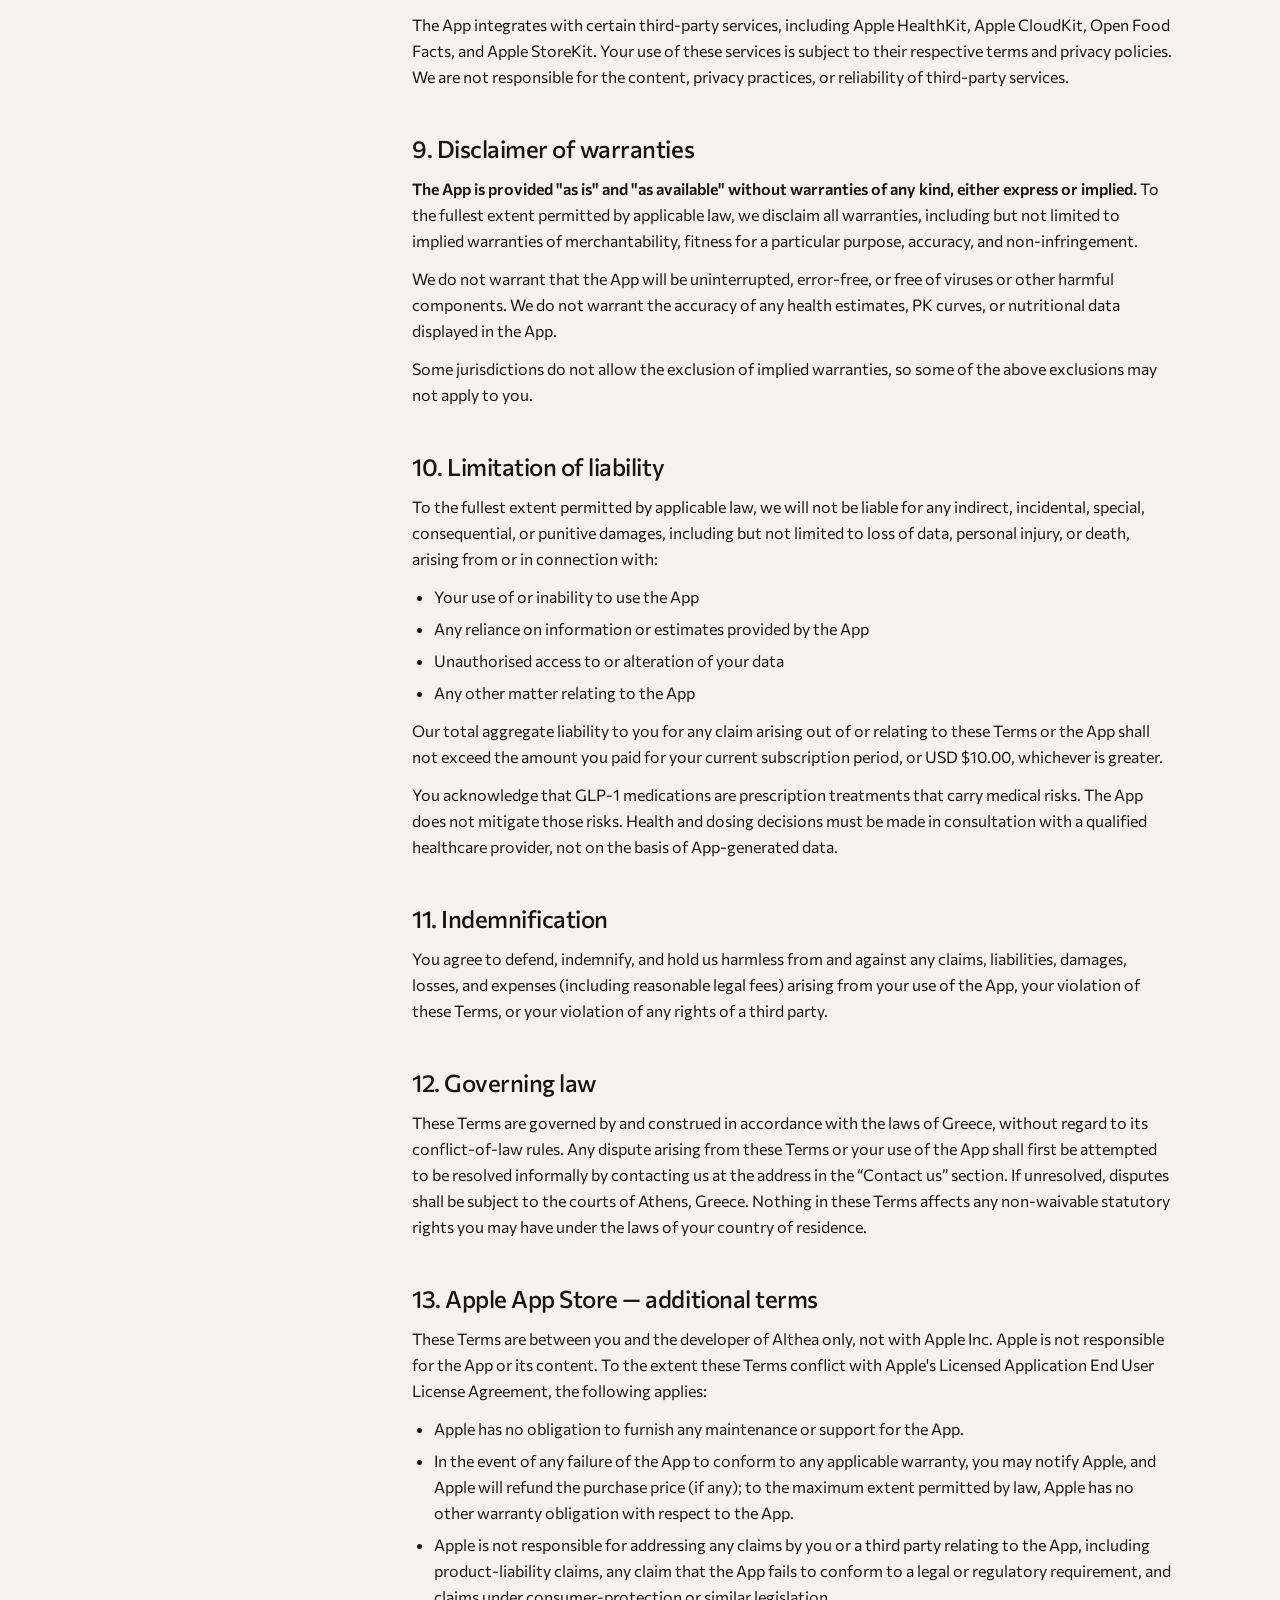
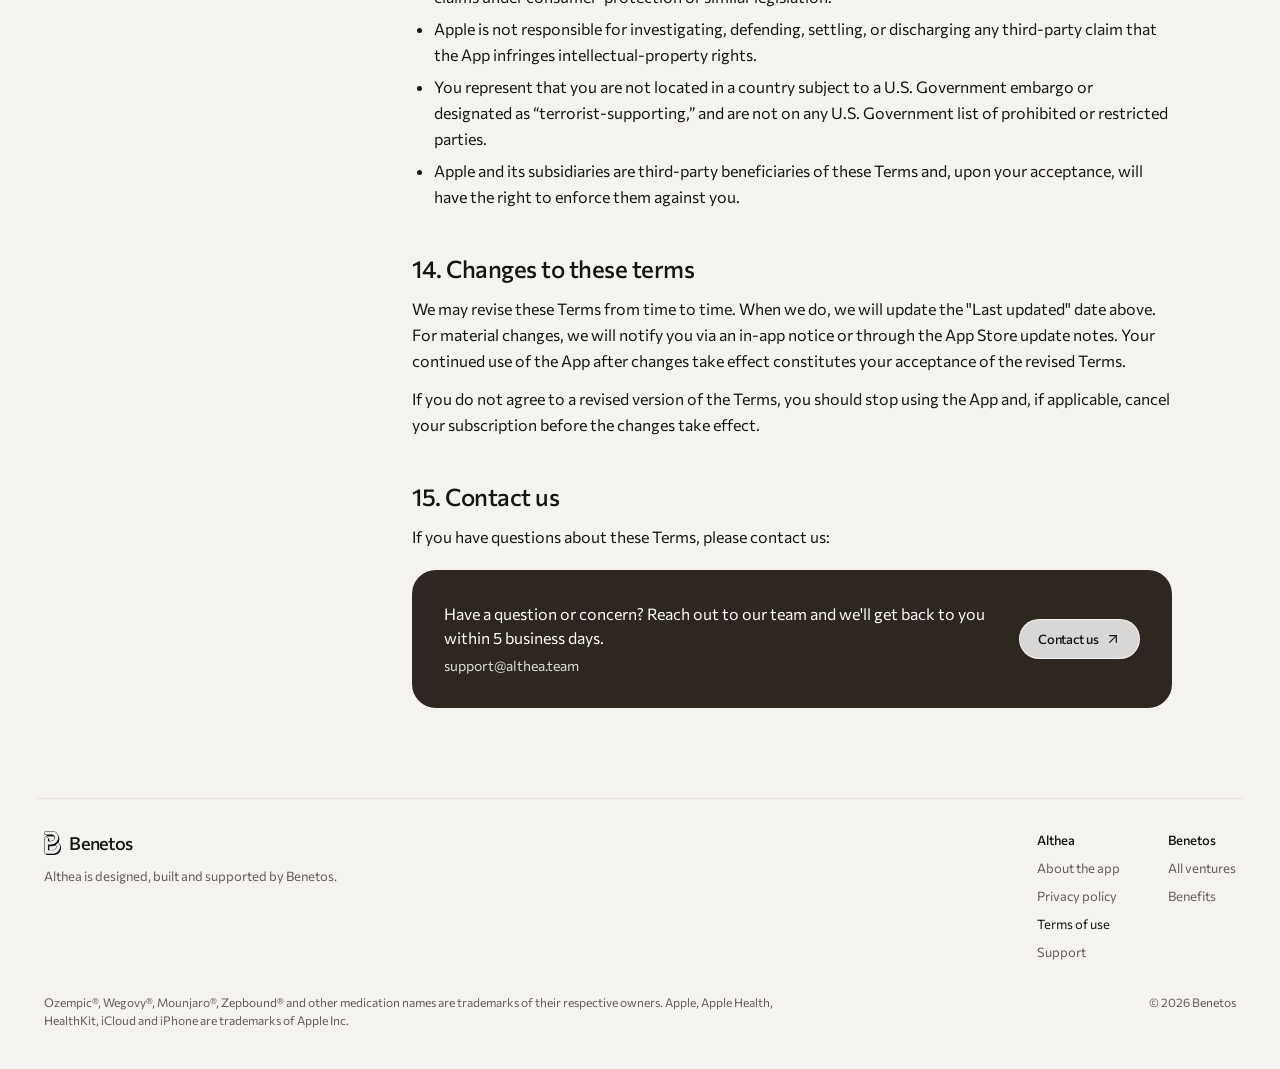
<file: althea-terms/index.html>
<!doctype html>
<html lang="en">
<head>
<meta charset="utf-8">
<meta name="viewport" content="width=device-width, initial-scale=1">
<title>Terms of Use — Althea</title>
<meta name="description" content="Althea terms of use — subscription terms, medical disclaimer, and licensing for the GLP-1 companion app.">
<link rel="canonical" href="https://benetos.com/althea-terms/">
<meta name="theme-color" content="#f5f3ef">
<link rel="icon" href="/favicon.svg" type="image/svg+xml">
<link rel="icon" href="/favicon-32.png" sizes="32x32" type="image/png">
<link rel="apple-touch-icon" href="/apple-touch-icon.png">
<meta property="og:type" content="website">
<meta property="og:site_name" content="Benetos">
<meta property="og:title" content="Terms of Use — Althea">
<meta property="og:description" content="Althea terms of use — subscription terms, medical disclaimer, and licensing for the GLP-1 companion app.">
<meta property="og:url" content="https://benetos.com/althea-terms/">
<meta property="og:image" content="https://benetos.com/assets/og/althea.jpg">
<meta property="og:image:width" content="1200">
<meta property="og:image:height" content="630">
<meta name="twitter:card" content="summary_large_image">
<link rel="preload" href="/assets/fonts/Commissioner-Latin.woff2" as="font" type="font/woff2" crossorigin>
<link rel="stylesheet" href="/assets/css/site.css">
<style>
body{margin:0}
a{color:inherit}a:hover{color:inherit}
.skip{position:absolute;left:-10000px;top:8px;z-index:20;padding:10px 16px;border-radius:9999px;background:var(--ink);color:var(--on-ink);font:500 13px/16px var(--font-sans);text-decoration:none}
.skip:focus{left:16px}
.sr-only{position:absolute;width:1px;height:1px;padding:0;margin:-1px;overflow:hidden;clip:rect(0,0,0,0);white-space:nowrap;border:0}
.legal a{text-underline-offset:3px}
.legal a:focus-visible,.toc a:focus-visible,.legal-tabs a:focus-visible{outline:2px solid transparent;box-shadow:var(--focus-ring);border-radius:4px}
.toc a{text-decoration:none}
.toc a:hover{color:var(--ink);text-decoration:underline;text-underline-offset:3px}
@media (max-width: 900px){.toc{display:none !important}}
</style>
<script src="/assets/js/site.js" defer></script>
</head>
<body>
<div data-dc-tpl="2" data-theme="light" id="top" style="position: relative; background: var(--canvas); color: var(--ink); font-family: var(--font-sans); padding: 16px clamp(16px, 2.8vw, 40px) 0px;"><a class="skip" href="#main">Skip to content</a><div style="position: relative; max-width: 1360px; margin: 0px auto;"><div style="width: 100%;"><header class="bn-nav bn-nav--clear"><a class="bn-nav__brand" href="/"><span class="bn-mark"><img alt="" class="bn-mark__img" decoding="async" height="24" src="/assets/img/logo-nav.png" width="18"/></span><span class="bn-nav__name">Benetos</span></a><nav aria-label="Primary" class="bn-nav__links"><a class="bn-nav__link" href="/">Ventures</a><a class="bn-nav__link" href="/althea/">Althea</a><a class="bn-nav__link" href="/benefits/">Benefits</a></nav><div class="bn-nav__end"><a class="bn-btn bn-btn--primary bn-btn--sm" href="mailto:support@althea.team"><span class="bn-btn__label"><span>Support</span><svg aria-hidden="true" class="bn-icon bn-arrow" fill="none" focusable="false" height="14" stroke="currentColor" stroke-linecap="round" stroke-linejoin="round" stroke-width="1.75" viewbox="0 0 24 24" width="14"><path d="M7 17 17 7"></path><path d="M7 7h10v10"></path></svg></span><span aria-hidden="true" class="bn-fill"><span>Support</span><svg aria-hidden="true" class="bn-icon bn-arrow" fill="none" focusable="false" height="14" stroke="currentColor" stroke-linecap="round" stroke-linejoin="round" stroke-width="1.75" viewbox="0 0 24 24" width="14"><path d="M7 17 17 7"></path><path d="M7 7h10v10"></path></svg></span></a><button aria-controls="legal-menu" aria-expanded="false" class="bn-nav__menu" type="button"><span class="bn-btn__label"><span>Menu</span><svg aria-hidden="true" class="bn-icon" fill="none" focusable="false" height="16" stroke="currentColor" stroke-linecap="round" stroke-linejoin="round" stroke-width="1.75" viewbox="0 0 24 24" width="16"><path d="M4 9h16"></path><path d="M4 15h16"></path></svg></span><span aria-hidden="true" class="bn-fill"><span>Menu</span><svg aria-hidden="true" class="bn-icon" fill="none" focusable="false" height="16" stroke="currentColor" stroke-linecap="round" stroke-linejoin="round" stroke-width="1.75" viewbox="0 0 24 24" width="16"><path d="M4 9h16"></path><path d="M4 15h16"></path></svg></span></button></div></header></div><nav aria-label="Menu" data-dc-tpl="7" hidden="" id="legal-menu" style="position: absolute; right: 8px; top: 60px; z-index: 10; width: 240px; padding: 8px; border-radius: var(--radius-lg); background: var(--surface); border: 1px solid var(--line); box-shadow: var(--shadow-md); display: flex; flex-direction: column;"><a href="/" style="padding: 12px 14px; border-radius: 12px; font-size: 15px; line-height: 20px; text-decoration: none;">Home</a><a href="/althea/" style="padding: 12px 14px; border-radius: 12px; font-size: 15px; line-height: 20px; text-decoration: none;">Althea</a><a href="/althea-privacy/" style="padding: 12px 14px; border-radius: 12px; font-size: 15px; line-height: 20px; text-decoration: none;">Privacy policy</a><a aria-current="page" href="/althea-terms/" style="padding: 12px 14px; border-radius: 12px; font-size: 15px; line-height: 20px; text-decoration: none; background: var(--stone-100);">Terms of use</a></nav></div><main id="main" style="max-width: 1360px; margin: 0px auto; display: flex; flex-direction: column; gap: clamp(48px, 6vw, 80px);"><header style="display: flex; flex-direction: column; align-items: center; text-align: center; padding-top: clamp(32px, 4.5vw, 64px);"><a href="/althea/" style="display: inline-flex; align-items: center; gap: 10px; padding: 4px 14px 4px 4px; border-radius: 9999px; background: var(--surface); border: 1px solid var(--line); font-size: 13px; line-height: 16px; font-weight: 500; text-decoration: none;"><img alt="" height="28" src="/assets/img/althea-icon.webp" style="width: 28px; height: 28px; border-radius: 9999px;" width="28"/>
Althea · GLP-1 companion for iPhone
</a><h1 style="margin: 28px 0px 0px; font-size: clamp(44px, 5.2vw, 76px); line-height: 1; font-weight: 500; letter-spacing: -0.05em;">Terms of Use</h1><p style="margin: 20px 0px 0px; font-size: 15px; line-height: 22px; color: var(--ink-muted);">Last Updated: <time datetime="2026-07-01">July 1, 2026</time></p><nav aria-label="Althea legal pages" class="legal-tabs" style="margin-top: 32px; display: inline-flex; flex-wrap: wrap; justify-content: center; gap: 4px; padding: 4px; border-radius: 9999px; background: var(--stone-100);"><a href="/althea-privacy/" style="display: inline-flex; align-items: center; min-height: 40px; padding: 0px 18px; border-radius: 9999px; font-size: 14px; line-height: 16px; font-weight: 500; text-decoration: none;">Privacy policy</a><a aria-current="page" href="/althea-terms/" style="display: inline-flex; align-items: center; min-height: 40px; padding: 0px 18px; border-radius: 9999px; background: var(--surface); box-shadow: var(--shadow-sm); font-size: 14px; line-height: 16px; font-weight: 500; text-decoration: none;">Terms of use</a></nav></header><div style="display: flex; flex-wrap: wrap; justify-content: center; align-items: flex-start; gap: clamp(32px, 5vw, 72px);"><nav aria-label="On this page" class="toc" style="flex: 0 0 240px; display: flex; flex-direction: column; gap: 12px; padding-top: 4px;"><span style="font-size: 12px; line-height: 16px; font-weight: 500; letter-spacing: 0.06em; text-transform: uppercase; color: var(--ink-muted);">On this page</span><ol style="list-style: none; margin: 0px; padding: 0px; display: flex; flex-direction: column; gap: 2px; font-size: 14px; line-height: 20px; color: var(--ink-muted);"><li><a href="#acceptance" style="display: block; padding: 6px 0px;">1. Acceptance of terms</a></li><li><a href="#license" style="display: block; padding: 6px 0px;">2. License to use the App</a></li><li><a href="#not-medical" style="display: block; padding: 6px 0px;">3. Not a medical device</a></li><li><a href="#subscriptions" style="display: block; padding: 6px 0px;">4. Subscriptions &amp; billing</a></li><li><a href="#user-content" style="display: block; padding: 6px 0px;">5. Your content &amp; data</a></li><li><a href="#prohibited" style="display: block; padding: 6px 0px;">6. Prohibited uses</a></li><li><a href="#ip" style="display: block; padding: 6px 0px;">7. Intellectual property</a></li><li><a href="#third-party" style="display: block; padding: 6px 0px;">8. Third-party services</a></li><li><a href="#disclaimer" style="display: block; padding: 6px 0px;">9. Disclaimer of warranties</a></li><li><a href="#liability" style="display: block; padding: 6px 0px;">10. Limitation of liability</a></li><li><a href="#indemnification" style="display: block; padding: 6px 0px;">11. Indemnification</a></li><li><a href="#governing-law" style="display: block; padding: 6px 0px;">12. Governing law</a></li><li><a href="#apple" style="display: block; padding: 6px 0px;">13. Apple App Store — additional terms</a></li><li><a href="#changes" style="display: block; padding: 6px 0px;">14. Changes to these terms</a></li><li><a href="#contact" style="display: block; padding: 6px 0px;">15. Contact us</a></li></ol></nav><article aria-label="Terms of Use" class="legal" style="flex: 1 1 560px; min-width: 0px; max-width: 760px; display: flex; flex-direction: column; gap: 44px; font-size: 16px; line-height: 26px;"><section aria-labelledby="acceptance-h" id="acceptance" style="display: flex; flex-direction: column; gap: 12px;"><h2 id="acceptance-h" style="margin: 0px; font-size: 24px; line-height: 30px; font-weight: 500; letter-spacing: -0.02em;">1. Acceptance of terms</h2><p style="margin: 0px;">By downloading, installing, or using the Althea iOS application ("App"), you agree to be bound by these Terms of Use ("Terms"). If you do not agree to these Terms, do not download or use the App.</p><p style="margin: 0px;">These Terms constitute a legally binding agreement between you and the developer of Althea. Use of the App is also subject to Apple's App Store Terms and Conditions, which are incorporated herein by reference.</p></section><section aria-labelledby="license-h" id="license" style="display: flex; flex-direction: column; gap: 12px;"><h2 id="license-h" style="margin: 0px; font-size: 24px; line-height: 30px; font-weight: 500; letter-spacing: -0.02em;">2. License to use the App</h2><p style="margin: 0px;">Subject to your compliance with these Terms and your maintenance of an active subscription (where applicable), we grant you a limited, non-exclusive, non-transferable, revocable licence to download and use the App on Apple-branded devices that you own or control, solely for your personal, non-commercial purposes.</p><p style="margin: 0px;">You may not:</p><ul style="margin: 0px; padding-left: 22px; display: flex; flex-direction: column; gap: 6px;"><li>Copy, modify, or distribute the App or any portion of it</li><li>Reverse engineer, decompile, or attempt to extract the source code</li><li>Sell, sublicense, rent, or lend access to the App to any third party</li><li>Remove any proprietary notices, labels, or branding</li><li>Use the App to build a competing product or service</li></ul></section><section aria-labelledby="not-medical-h" id="not-medical" style="display: flex; flex-direction: column; gap: 12px;"><h2 id="not-medical-h" style="margin: 0px; font-size: 24px; line-height: 30px; font-weight: 500; letter-spacing: -0.02em;">3. Not a medical device</h2><div style="padding: clamp(20px, 3vw, 28px); border-radius: var(--radius-lg); background: var(--stone-100);"><p style="margin: 0px; font-size: 17px; line-height: 27px;">Althea is a <strong style="font-weight: 600;">personal health tracking tool</strong>. It is not a medical device, does not provide medical diagnoses, and does not give medical advice. All content, data, and features are for informational and organisational purposes only.</p></div><p style="margin: 0px;">The pharmacokinetic (PK) curves and active-level estimates shown in the App are based on published population-average drug models. Individual responses to GLP-1 medications vary considerably. These estimates are intended as general guidance only and should never be used to adjust your dosing schedule without first consulting your prescribing healthcare provider.</p><p style="margin: 0px;">Always follow the instructions of your licensed healthcare provider regarding your GLP-1 medication, dosing, titration schedule, and any symptoms you experience. <strong style="font-weight: 600;">Never delay seeking professional medical advice based on anything you see in the App.</strong></p></section><section aria-labelledby="subscriptions-h" id="subscriptions" style="display: flex; flex-direction: column; gap: 12px;"><h2 id="subscriptions-h" style="margin: 0px; font-size: 24px; line-height: 30px; font-weight: 500; letter-spacing: -0.02em;">4. Subscriptions &amp; billing</h2><h3 style="margin: 8px 0px 0px; font-size: 18px; line-height: 26px; font-weight: 500; letter-spacing: -0.015em;">Plans</h3><p style="margin: 0px;">Althea offers two auto-renewing subscription plans:</p><ul style="margin: 0px; padding-left: 22px; display: flex; flex-direction: column; gap: 6px;"><li><strong style="font-weight: 600;">Annual plan</strong> — $49.99 per year, after a 7-day free trial. During the free trial, you will not be charged. If you do not cancel before the trial ends, your subscription will automatically begin and you will be charged $49.99.</li><li><strong style="font-weight: 600;">Monthly plan</strong> — $6.99 per month, charged immediately upon subscription.</li></ul><h3 style="margin: 8px 0px 0px; font-size: 18px; line-height: 26px; font-weight: 500; letter-spacing: -0.015em;">Billing</h3><p style="margin: 0px;">All billing is handled by Apple through the App Store. Your payment will be charged to your Apple ID account. Subscriptions automatically renew unless cancelled at least 24 hours before the end of the current period.</p><h3 style="margin: 8px 0px 0px; font-size: 18px; line-height: 26px; font-weight: 500; letter-spacing: -0.015em;">Free trial</h3><p style="margin: 0px;">The 7-day free trial is available only to new subscribers who have not previously activated a trial for Althea under the same Apple ID. We reserve the right to determine trial eligibility.</p><h3 style="margin: 8px 0px 0px; font-size: 18px; line-height: 26px; font-weight: 500; letter-spacing: -0.015em;">Cancellation</h3><p style="margin: 0px;">You can cancel your subscription at any time through:</p><ul style="margin: 0px; padding-left: 22px; display: flex; flex-direction: column; gap: 6px;"><li><strong style="font-weight: 600;">Settings › [Your Name] › Subscriptions</strong> on your iPhone, or</li><li>The App Store app › your profile photo › Subscriptions</li></ul><p style="margin: 0px;">Cancellation takes effect at the end of the current billing period. You will retain access to premium features until that date. We do not offer refunds for partial billing periods, except where required by applicable law.</p><h3 style="margin: 8px 0px 0px; font-size: 18px; line-height: 26px; font-weight: 500; letter-spacing: -0.015em;">Price changes</h3><p style="margin: 0px;">We may change subscription prices at any time. If we do, Apple will notify you in advance, and your subscription will renew at the new price only if you accept the change.</p></section><section aria-labelledby="user-content-h" id="user-content" style="display: flex; flex-direction: column; gap: 12px;"><h2 id="user-content-h" style="margin: 0px; font-size: 24px; line-height: 30px; font-weight: 500; letter-spacing: -0.02em;">5. Your content &amp; data</h2><p style="margin: 0px;">All health data, notes, and information you enter into Althea ("Your Content") remains yours. You retain full ownership of and responsibility for Your Content.</p><p style="margin: 0px;">Because Your Content is stored on your device and in your private iCloud account (not on our servers), we have no access to it. You are solely responsible for maintaining the accuracy, completeness, and security of Your Content.</p><p style="margin: 0px;">You represent and warrant that Your Content does not violate any applicable law or infringe any third-party rights.</p></section><section aria-labelledby="prohibited-h" id="prohibited" style="display: flex; flex-direction: column; gap: 12px;"><h2 id="prohibited-h" style="margin: 0px; font-size: 24px; line-height: 30px; font-weight: 500; letter-spacing: -0.02em;">6. Prohibited uses</h2><p style="margin: 0px;">You agree not to use the App:</p><ul style="margin: 0px; padding-left: 22px; display: flex; flex-direction: column; gap: 6px;"><li>For any unlawful purpose or in violation of any applicable regulations</li><li>To transmit harmful, fraudulent, or misleading information</li><li>In any way that could disable, overburden, or impair the App or its associated services</li><li>To circumvent any subscription or access controls</li><li>To impersonate any person or entity</li><li>For commercial distribution or resale without our express written consent</li></ul></section><section aria-labelledby="ip-h" id="ip" style="display: flex; flex-direction: column; gap: 12px;"><h2 id="ip-h" style="margin: 0px; font-size: 24px; line-height: 30px; font-weight: 500; letter-spacing: -0.02em;">7. Intellectual property</h2><p style="margin: 0px;">The App, including its design, code, content, branding, UI, and all associated materials, is owned by the developer of Althea and is protected by applicable intellectual property laws. The "Althea" name, leaf logo, and associated trademarks are proprietary to us.</p><p style="margin: 0px;">Nothing in these Terms grants you any right, title, or interest in the App beyond the limited licence described in Section 2.</p></section><section aria-labelledby="third-party-h" id="third-party" style="display: flex; flex-direction: column; gap: 12px;"><h2 id="third-party-h" style="margin: 0px; font-size: 24px; line-height: 30px; font-weight: 500; letter-spacing: -0.02em;">8. Third-party services</h2><p style="margin: 0px;">The App integrates with certain third-party services, including Apple HealthKit, Apple CloudKit, Open Food Facts, and Apple StoreKit. Your use of these services is subject to their respective terms and privacy policies. We are not responsible for the content, privacy practices, or reliability of third-party services.</p></section><section aria-labelledby="disclaimer-h" id="disclaimer" style="display: flex; flex-direction: column; gap: 12px;"><h2 id="disclaimer-h" style="margin: 0px; font-size: 24px; line-height: 30px; font-weight: 500; letter-spacing: -0.02em;">9. Disclaimer of warranties</h2><p style="margin: 0px;"><strong style="font-weight: 600;">The App is provided "as is" and "as available" without warranties of any kind, either express or implied.</strong> To the fullest extent permitted by applicable law, we disclaim all warranties, including but not limited to implied warranties of merchantability, fitness for a particular purpose, accuracy, and non-infringement.</p><p style="margin: 0px;">We do not warrant that the App will be uninterrupted, error-free, or free of viruses or other harmful components. We do not warrant the accuracy of any health estimates, PK curves, or nutritional data displayed in the App.</p><p style="margin: 0px;">Some jurisdictions do not allow the exclusion of implied warranties, so some of the above exclusions may not apply to you.</p></section><section aria-labelledby="liability-h" id="liability" style="display: flex; flex-direction: column; gap: 12px;"><h2 id="liability-h" style="margin: 0px; font-size: 24px; line-height: 30px; font-weight: 500; letter-spacing: -0.02em;">10. Limitation of liability</h2><p style="margin: 0px;">To the fullest extent permitted by applicable law, we will not be liable for any indirect, incidental, special, consequential, or punitive damages, including but not limited to loss of data, personal injury, or death, arising from or in connection with:</p><ul style="margin: 0px; padding-left: 22px; display: flex; flex-direction: column; gap: 6px;"><li>Your use of or inability to use the App</li><li>Any reliance on information or estimates provided by the App</li><li>Unauthorised access to or alteration of your data</li><li>Any other matter relating to the App</li></ul><p style="margin: 0px;">Our total aggregate liability to you for any claim arising out of or relating to these Terms or the App shall not exceed the amount you paid for your current subscription period, or USD $10.00, whichever is greater.</p><p style="margin: 0px;">You acknowledge that GLP-1 medications are prescription treatments that carry medical risks. The App does not mitigate those risks. Health and dosing decisions must be made in consultation with a qualified healthcare provider, not on the basis of App-generated data.</p></section><section aria-labelledby="indemnification-h" id="indemnification" style="display: flex; flex-direction: column; gap: 12px;"><h2 id="indemnification-h" style="margin: 0px; font-size: 24px; line-height: 30px; font-weight: 500; letter-spacing: -0.02em;">11. Indemnification</h2><p style="margin: 0px;">You agree to defend, indemnify, and hold us harmless from and against any claims, liabilities, damages, losses, and expenses (including reasonable legal fees) arising from your use of the App, your violation of these Terms, or your violation of any rights of a third party.</p></section><section aria-labelledby="governing-law-h" id="governing-law" style="display: flex; flex-direction: column; gap: 12px;"><h2 id="governing-law-h" style="margin: 0px; font-size: 24px; line-height: 30px; font-weight: 500; letter-spacing: -0.02em;">12. Governing law</h2><p style="margin: 0px;">These Terms are governed by and construed in accordance with the laws of Greece, without regard to its conflict-of-law rules. Any dispute arising from these Terms or your use of the App shall first be attempted to be resolved informally by contacting us at the address in the “Contact us” section. If unresolved, disputes shall be subject to the courts of Athens, Greece. Nothing in these Terms affects any non-waivable statutory rights you may have under the laws of your country of residence.</p></section><section aria-labelledby="apple-h" id="apple" style="display: flex; flex-direction: column; gap: 12px;"><h2 id="apple-h" style="margin: 0px; font-size: 24px; line-height: 30px; font-weight: 500; letter-spacing: -0.02em;">13. Apple App Store — additional terms</h2><p style="margin: 0px;">These Terms are between you and the developer of Althea only, not with Apple Inc. Apple is not responsible for the App or its content. To the extent these Terms conflict with Apple's Licensed Application End User License Agreement, the following applies:</p><ul style="margin: 0px; padding-left: 22px; display: flex; flex-direction: column; gap: 6px;"><li>Apple has no obligation to furnish any maintenance or support for the App.</li><li>In the event of any failure of the App to conform to any applicable warranty, you may notify Apple, and Apple will refund the purchase price (if any); to the maximum extent permitted by law, Apple has no other warranty obligation with respect to the App.</li><li>Apple is not responsible for addressing any claims by you or a third party relating to the App, including product-liability claims, any claim that the App fails to conform to a legal or regulatory requirement, and claims under consumer-protection or similar legislation.</li><li>Apple is not responsible for investigating, defending, settling, or discharging any third-party claim that the App infringes intellectual-property rights.</li><li>You represent that you are not located in a country subject to a U.S. Government embargo or designated as “terrorist-supporting,” and are not on any U.S. Government list of prohibited or restricted parties.</li><li>Apple and its subsidiaries are third-party beneficiaries of these Terms and, upon your acceptance, will have the right to enforce them against you.</li></ul></section><section aria-labelledby="changes-h" id="changes" style="display: flex; flex-direction: column; gap: 12px;"><h2 id="changes-h" style="margin: 0px; font-size: 24px; line-height: 30px; font-weight: 500; letter-spacing: -0.02em;">14. Changes to these terms</h2><p style="margin: 0px;">We may revise these Terms from time to time. When we do, we will update the "Last updated" date above. For material changes, we will notify you via an in-app notice or through the App Store update notes. Your continued use of the App after changes take effect constitutes your acceptance of the revised Terms.</p><p style="margin: 0px;">If you do not agree to a revised version of the Terms, you should stop using the App and, if applicable, cancel your subscription before the changes take effect.</p></section><section aria-labelledby="contact-h" id="contact" style="display: flex; flex-direction: column; gap: 12px;"><h2 id="contact-h" style="margin: 0px; font-size: 24px; line-height: 30px; font-weight: 500; letter-spacing: -0.02em;">15. Contact us</h2><p style="margin: 0px;">If you have questions about these Terms, please contact us:</p><div style="margin-top: 8px; padding: clamp(24px, 3vw, 32px); border-radius: var(--radius-lg); background: rgb(46, 39, 32); color: var(--on-stone); display: flex; flex-wrap: wrap; align-items: center; justify-content: space-between; gap: 20px;"><div style="flex: 1 1 280px; display: flex; flex-direction: column; gap: 6px;"><p style="margin: 0px; font-size: 16px; line-height: 24px;">Have a question or concern? Reach out to our team and we'll get back to you within 5 business days.</p><p style="margin: 0px; font-size: 14px; line-height: 20px; opacity: 0.85;">support@althea.team</p></div><a class="bn-btn bn-btn--glass bn-btn--md" href="mailto:support@althea.team"><span class="bn-btn__label"><span>Contact us</span><svg aria-hidden="true" class="bn-icon bn-arrow" fill="none" focusable="false" height="16" stroke="currentColor" stroke-linecap="round" stroke-linejoin="round" stroke-width="1.75" viewbox="0 0 24 24" width="16"><path d="M7 17 17 7"></path><path d="M7 7h10v10"></path></svg></span><span aria-hidden="true" class="bn-fill"><span>Contact us</span><svg aria-hidden="true" class="bn-icon bn-arrow" fill="none" focusable="false" height="16" stroke="currentColor" stroke-linecap="round" stroke-linejoin="round" stroke-width="1.75" viewbox="0 0 24 24" width="16"><path d="M7 17 17 7"></path><path d="M7 7h10v10"></path></svg></span></a></div></section></article></div></main><footer style="max-width: 1360px; margin: clamp(64px, 7vw, 96px) auto 0px; padding: 32px 8px 40px; border-top: 1px solid var(--line); display: flex; flex-direction: column; gap: 32px;"><div style="display: flex; flex-wrap: wrap; align-items: flex-start; justify-content: space-between; gap: 32px;"><div style="display: flex; flex-direction: column; gap: 12px; max-width: 320px;"><a href="/" style="display: inline-flex; align-items: center; gap: 8px; text-decoration: none;"><img alt="" height="24" src="/assets/img/logo-nav.png" style="display: block; height: 24px; width: auto;" width="18"/><span style="font-size: 18px; line-height: 24px; font-weight: 500; letter-spacing: -0.02em;">Benetos</span></a><p style="margin: 0px; font-size: 13px; line-height: 18px; color: var(--ink-muted);">Althea is designed, built and supported by Benetos.</p></div><nav aria-label="Footer" style="display: flex; flex-wrap: wrap; gap: 48px;"><div style="display: flex; flex-direction: column; gap: 10px; font-size: 13px; line-height: 18px;"><span style="font-weight: 500;">Althea</span><a href="/althea/" style="color: var(--ink-muted); text-decoration: none;">About the app</a><a href="/althea-privacy/" style="color: var(--ink-muted); text-decoration: none;">Privacy policy</a><a aria-current="page" href="/althea-terms/" style="color: var(--ink); text-decoration: none;">Terms of use</a><a href="mailto:support@althea.team" style="color: var(--ink-muted); text-decoration: none;">Support</a></div><div style="display: flex; flex-direction: column; gap: 10px; font-size: 13px; line-height: 18px;"><span style="font-weight: 500;">Benetos</span><a href="/" style="color: var(--ink-muted); text-decoration: none;">All ventures</a><a href="/benefits/" style="color: var(--ink-muted); text-decoration: none;">Benefits</a></div></nav></div><div style="display: flex; flex-wrap: wrap; justify-content: space-between; gap: 16px; font-size: 12px; line-height: 18px; color: var(--ink-muted);"><p style="margin: 0px; max-width: 760px;">Ozempic®, Wegovy®, Mounjaro®, Zepbound® and other medication names are trademarks of their respective owners. Apple, Apple Health, HealthKit, iCloud and iPhone are trademarks of Apple Inc.</p><p style="margin: 0px;">© 2026 Benetos</p></div></footer></div>
</body>
</html>
</file>
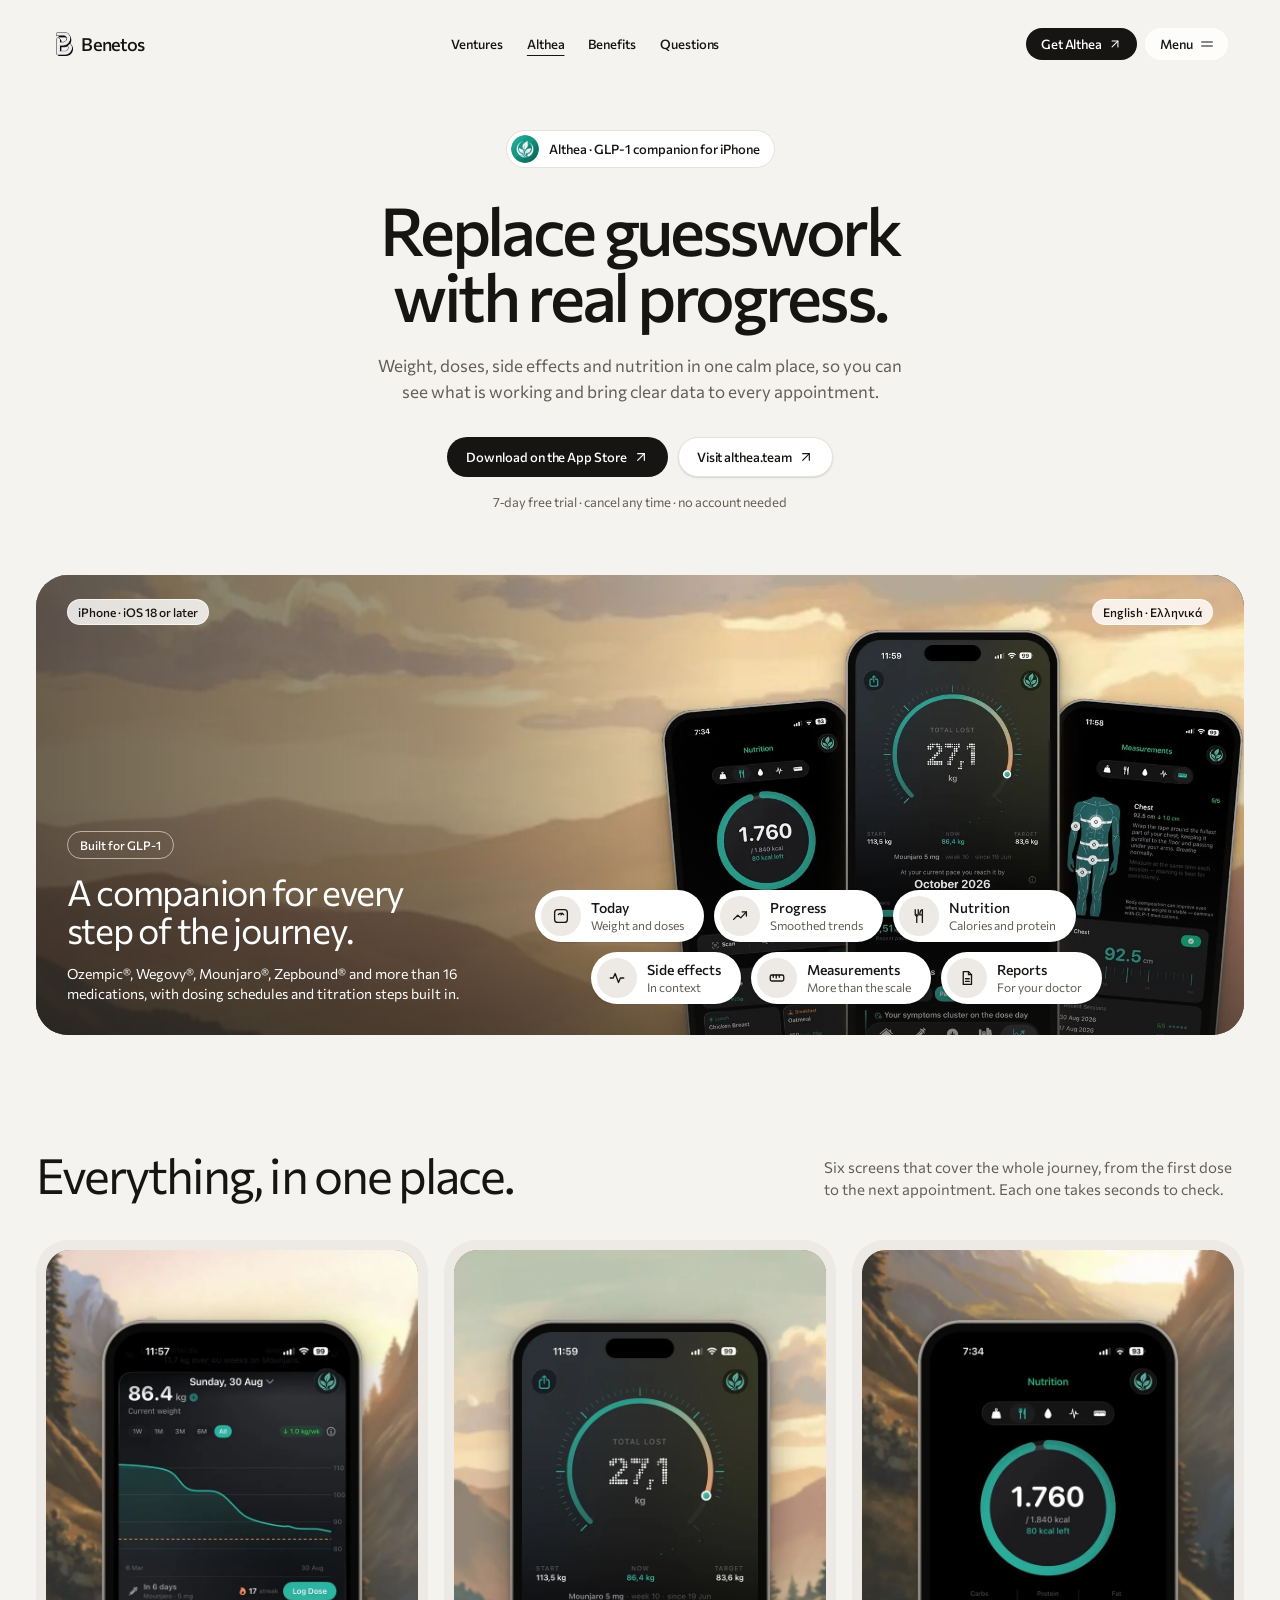
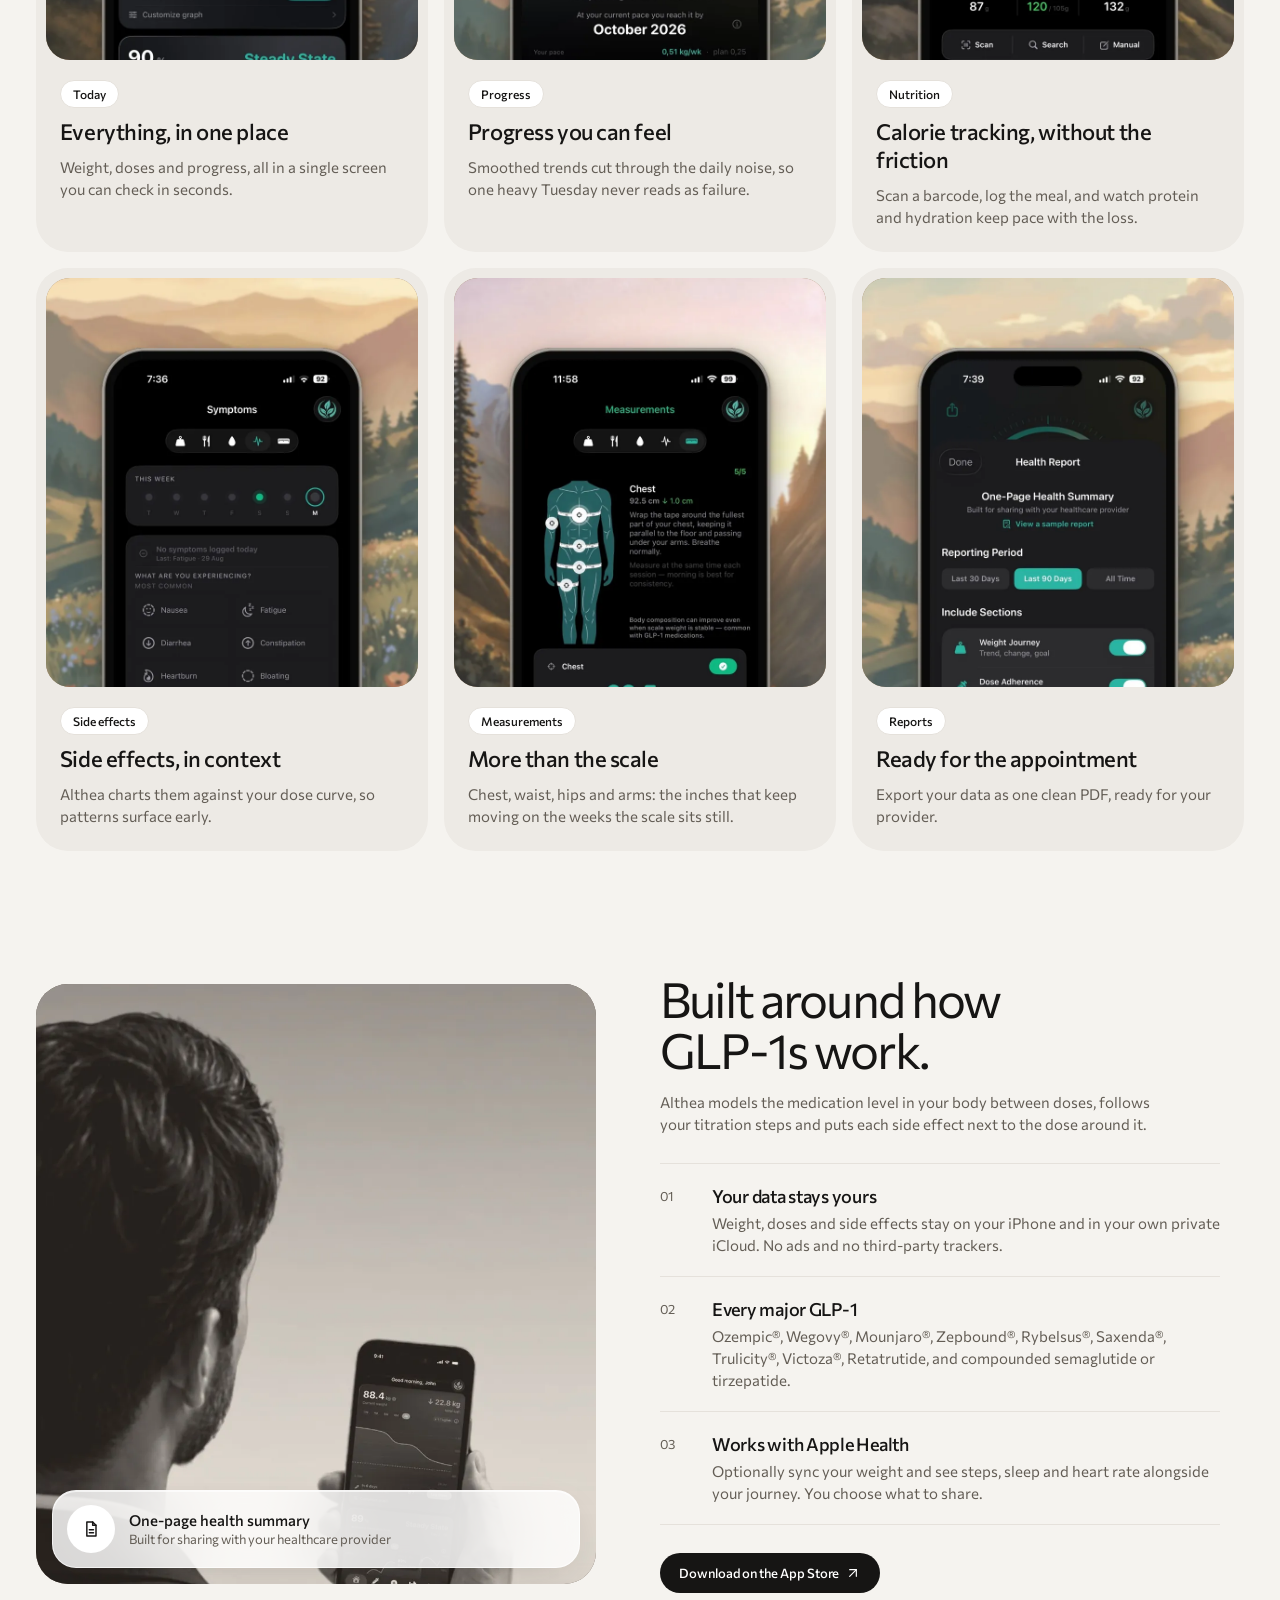
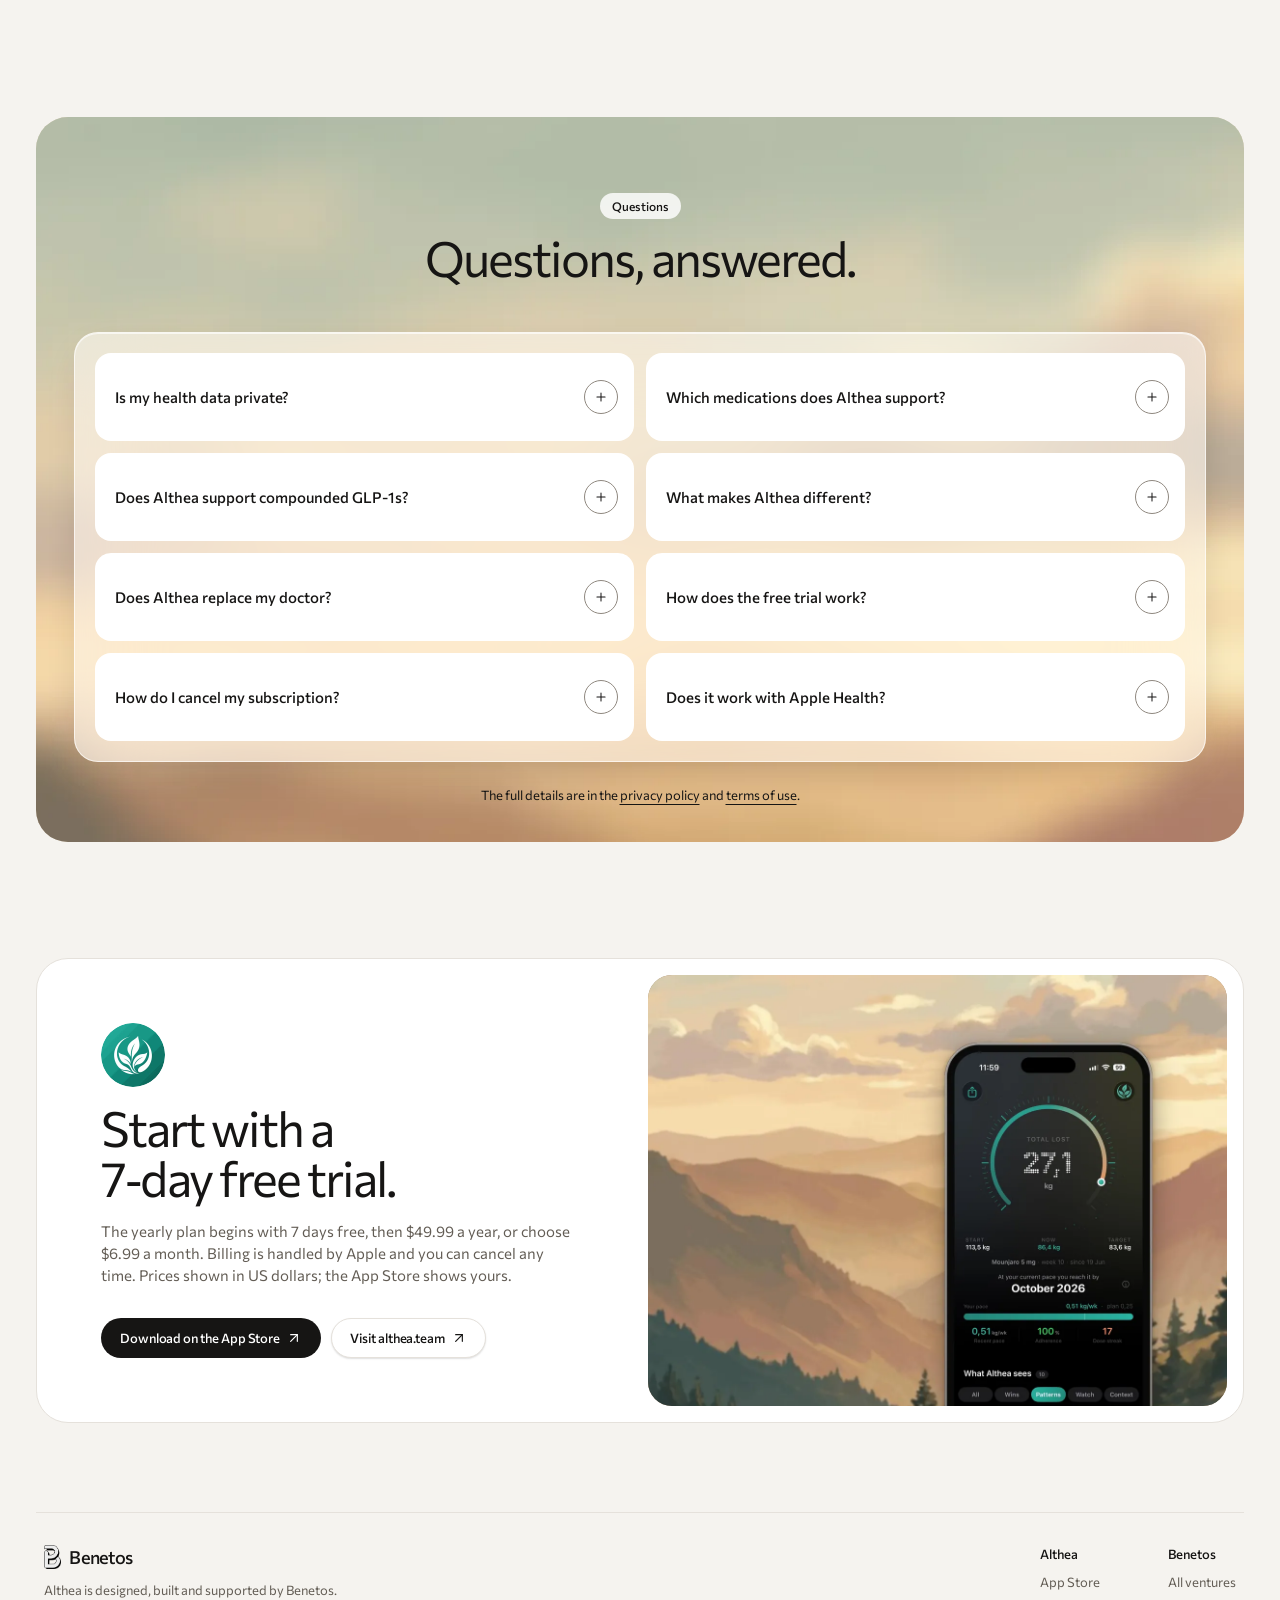
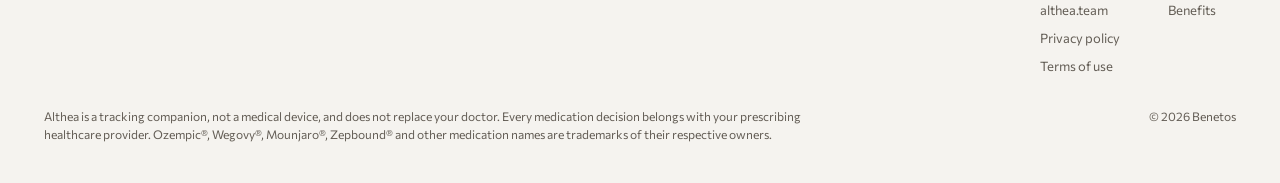
<file: althea/index.html>
<!doctype html>
<html lang="en">
<head>
<meta charset="utf-8">
<meta name="viewport" content="width=device-width, initial-scale=1">
<title>Althea — the GLP-1 companion for iPhone</title>
<meta name="description" content="Track weight, doses, side effects and nutrition, and bring a clear report to every appointment. Your health data stays on your device.">
<link rel="canonical" href="https://benetos.com/althea/">
<meta name="theme-color" content="#f5f3ef">
<link rel="icon" href="/favicon.svg" type="image/svg+xml">
<link rel="icon" href="/favicon-32.png" sizes="32x32" type="image/png">
<link rel="apple-touch-icon" href="/apple-touch-icon.png">
<meta property="og:type" content="website">
<meta property="og:site_name" content="Benetos">
<meta property="og:title" content="Althea — the GLP-1 companion for iPhone">
<meta property="og:description" content="Track weight, doses, side effects and nutrition, and bring a clear report to every appointment. Your health data stays on your device.">
<meta property="og:url" content="https://benetos.com/althea/">
<meta property="og:image" content="https://benetos.com/assets/og/althea.jpg">
<meta property="og:image:width" content="1200">
<meta property="og:image:height" content="630">
<meta name="twitter:card" content="summary_large_image">
<meta name="apple-itunes-app" content="app-id=6792283773">
<link rel="preload" href="/assets/fonts/Commissioner-Latin.woff2" as="font" type="font/woff2" crossorigin>
<link rel="stylesheet" href="/assets/css/site.css">
<style>
body{margin:0}
a{color:inherit}a:hover{color:inherit}
.skip{position:absolute;left:-10000px;top:8px;z-index:20;padding:10px 16px;border-radius:9999px;background:var(--ink);color:var(--on-ink);font:500 13px/16px var(--font-sans);text-decoration:none}
.skip:focus{left:16px}
.faq summary{list-style:none;cursor:pointer}
.faq summary::-webkit-details-marker{display:none}
.faq summary:focus-visible{outline:2px solid transparent;box-shadow:var(--focus-ring)}
.faq-ic{transition:transform 180ms ease}
.faq[open] .faq-ic{transform:rotate(45deg)}
.text-link{text-underline-offset:4px}
.text-link:focus-visible{outline:2px solid transparent;box-shadow:var(--focus-ring);border-radius:4px}
@media (prefers-reduced-motion: reduce){.faq-ic{transition:none}}
@media (max-width: 720px){
.hero-panel{min-height:740px !important;padding-top:20px !important}
.hero-img{height:400px !important;object-position:74% 6% !important}
.hero-scrim{background:linear-gradient(180deg, rgba(46,39,32,0) 0px, rgba(46,39,32,0) 250px, #2e2720 400px) !important}
}
</style>
<script src="/assets/js/site.js" defer></script>
</head>
<body>
<div data-dc-tpl="2" data-theme="light" id="top" style="position: relative; background: var(--canvas); color: var(--ink); font-family: var(--font-sans); padding: 16px clamp(16px, 2.8vw, 40px) 0px;"><a class="skip" href="#main">Skip to content</a><div style="position: relative; max-width: 1360px; margin: 0px auto;"><div style="width: 100%;"><header class="bn-nav bn-nav--clear"><a class="bn-nav__brand" href="/"><span class="bn-mark"><img alt="" class="bn-mark__img" decoding="async" height="24" src="/assets/img/logo-nav.png" width="18"/></span><span class="bn-nav__name">Benetos</span></a><nav aria-label="Primary" class="bn-nav__links"><a class="bn-nav__link" href="/">Ventures</a><a aria-current="page" class="bn-nav__link is-current" href="#top">Althea</a><a class="bn-nav__link" href="/benefits/">Benefits</a><a class="bn-nav__link" href="#faq">Questions</a></nav><div class="bn-nav__end"><a class="bn-btn bn-btn--primary bn-btn--sm" href="https://apps.apple.com/app/id6792283773"><span class="bn-btn__label"><span>Get Althea</span><svg aria-hidden="true" class="bn-icon bn-arrow" fill="none" focusable="false" height="14" stroke="currentColor" stroke-linecap="round" stroke-linejoin="round" stroke-width="1.75" viewbox="0 0 24 24" width="14"><path d="M7 17 17 7"></path><path d="M7 7h10v10"></path></svg></span><span aria-hidden="true" class="bn-fill"><span>Get Althea</span><svg aria-hidden="true" class="bn-icon bn-arrow" fill="none" focusable="false" height="14" stroke="currentColor" stroke-linecap="round" stroke-linejoin="round" stroke-width="1.75" viewbox="0 0 24 24" width="14"><path d="M7 17 17 7"></path><path d="M7 7h10v10"></path></svg></span></a><button aria-controls="althea-menu" aria-expanded="false" class="bn-nav__menu" type="button"><span class="bn-btn__label"><span>Menu</span><svg aria-hidden="true" class="bn-icon" fill="none" focusable="false" height="16" stroke="currentColor" stroke-linecap="round" stroke-linejoin="round" stroke-width="1.75" viewbox="0 0 24 24" width="16"><path d="M4 9h16"></path><path d="M4 15h16"></path></svg></span><span aria-hidden="true" class="bn-fill"><span>Menu</span><svg aria-hidden="true" class="bn-icon" fill="none" focusable="false" height="16" stroke="currentColor" stroke-linecap="round" stroke-linejoin="round" stroke-width="1.75" viewbox="0 0 24 24" width="16"><path d="M4 9h16"></path><path d="M4 15h16"></path></svg></span></button></div></header></div><nav aria-label="Menu" data-dc-tpl="7" hidden="" id="althea-menu" style="position: absolute; right: 8px; top: 60px; z-index: 10; width: 240px; padding: 8px; border-radius: var(--radius-lg); background: var(--surface); border: 1px solid var(--line); box-shadow: var(--shadow-md); display: flex; flex-direction: column;"><a href="/" style="padding: 12px 14px; border-radius: 12px; font-size: 15px; line-height: 20px; text-decoration: none;">Home</a><a href="#features" style="padding: 12px 14px; border-radius: 12px; font-size: 15px; line-height: 20px; text-decoration: none;">Features</a><a href="#faq" style="padding: 12px 14px; border-radius: 12px; font-size: 15px; line-height: 20px; text-decoration: none;">Questions</a><a href="/benefits/" style="padding: 12px 14px; border-radius: 12px; font-size: 15px; line-height: 20px; text-decoration: none;">Benefits</a></nav></div><main id="main" style="max-width: 1360px; margin: 0px auto; display: flex; flex-direction: column; gap: clamp(88px, 9vw, 128px);"><section aria-labelledby="althea-title" style="display: flex; flex-direction: column; align-items: center; padding-top: clamp(32px, 4.5vw, 64px);"><span style="display: inline-flex; align-items: center; gap: 10px; padding: 4px 14px 4px 4px; border-radius: 9999px; background: var(--surface); border: 1px solid var(--line); font-size: 13px; line-height: 16px; font-weight: 500;"><img alt="" height="28" src="/assets/img/althea-icon.webp" style="width: 28px; height: 28px; border-radius: 9999px;" width="28"/>
Althea · GLP-1 companion for iPhone
</span><h1 id="althea-title" style="margin: 28px 0px 0px; max-width: 860px; text-align: center; font-size: clamp(44px, 5.2vw, 76px); line-height: 1; font-weight: 500; letter-spacing: -0.05em; text-wrap: balance;">Replace guesswork with real progress.</h1><p style="margin: 24px 0px 0px; max-width: 540px; text-align: center; font-size: 17px; line-height: 26px; color: var(--ink-muted); text-wrap: pretty;">Weight, doses, side effects and nutrition in one calm place, so you can see what is working and bring clear data to every appointment.</p><div style="margin-top: 32px; display: flex; flex-wrap: wrap; justify-content: center; gap: 10px;"><a class="bn-btn bn-btn--primary bn-btn--md" href="https://apps.apple.com/app/id6792283773"><span class="bn-btn__label"><span>Download on the App Store</span><svg aria-hidden="true" class="bn-icon bn-arrow" fill="none" focusable="false" height="16" stroke="currentColor" stroke-linecap="round" stroke-linejoin="round" stroke-width="1.75" viewbox="0 0 24 24" width="16"><path d="M7 17 17 7"></path><path d="M7 7h10v10"></path></svg></span><span aria-hidden="true" class="bn-fill"><span>Download on the App Store</span><svg aria-hidden="true" class="bn-icon bn-arrow" fill="none" focusable="false" height="16" stroke="currentColor" stroke-linecap="round" stroke-linejoin="round" stroke-width="1.75" viewbox="0 0 24 24" width="16"><path d="M7 17 17 7"></path><path d="M7 7h10v10"></path></svg></span></a><a class="bn-btn bn-btn--secondary bn-btn--md" href="https://althea.team"><span class="bn-btn__label"><span>Visit althea.team</span><svg aria-hidden="true" class="bn-icon bn-arrow" fill="none" focusable="false" height="16" stroke="currentColor" stroke-linecap="round" stroke-linejoin="round" stroke-width="1.75" viewbox="0 0 24 24" width="16"><path d="M7 17 17 7"></path><path d="M7 7h10v10"></path></svg></span><span aria-hidden="true" class="bn-fill"><span>Visit althea.team</span><svg aria-hidden="true" class="bn-icon bn-arrow" fill="none" focusable="false" height="16" stroke="currentColor" stroke-linecap="round" stroke-linejoin="round" stroke-width="1.75" viewbox="0 0 24 24" width="16"><path d="M7 17 17 7"></path><path d="M7 7h10v10"></path></svg></span></a></div><p style="margin: 16px 0px 0px; font-size: 13px; line-height: 18px; color: var(--ink-muted);">7‑day free trial · cancel any time · no account needed</p><div class="hero-panel" style="position: relative; width: 100%; box-sizing: border-box; margin-top: clamp(48px, 5vw, 64px); min-height: max(460px, 34vw); padding: 24px 0px clamp(24px, 2.4vw, 32px) clamp(20px, 2.4vw, 32px); border-radius: var(--radius-xl); overflow: hidden; background: rgb(46, 39, 32); display: flex; flex-direction: column; justify-content: space-between; gap: 40px;"><img alt="Althea on three iPhones, its nutrition, progress and measurements screens, over a painted valley at sunset" class="hero-img" fetchpriority="high" height="800" sizes="(max-width: 1440px) 100vw, 1360px" src="/assets/img/althea-hero-trio.webp" srcset="/assets/img/althea-hero-trio-1200.webp 1200w, /assets/img/althea-hero-trio.webp 2400w" style="position: absolute; inset: 0px; width: 100%; height: 100%; object-fit: cover; object-position: 74% 0%;" width="2400"/><div aria-hidden="true" class="hero-scrim" style="position: absolute; inset: 0px; background: linear-gradient(90deg, rgba(22, 21, 20, 0.62) 0%, rgba(22, 21, 20, 0.36) 34%, rgba(22, 21, 20, 0) 58%), linear-gradient(0deg, rgba(22, 21, 20, 0.5) 0%, rgba(22, 21, 20, 0.12) 34%, rgba(22, 21, 20, 0) 52%);"></div><div style="position: relative; padding-right: clamp(20px, 2.4vw, 32px); display: flex; flex-wrap: wrap; align-items: center; justify-content: space-between; gap: 12px;"><span class="bn-pill bn-pill--glass"><span class="bn-pill__text">iPhone · iOS 18 or later</span></span><span class="bn-pill bn-pill--glass"><span class="bn-pill__text">English · Ελληνικά</span></span></div><div style="position: relative; display: flex; flex-wrap: wrap; align-items: flex-end; justify-content: space-between; gap: 28px;"><div style="flex: 0 1 440px; color: var(--on-stone); display: flex; flex-direction: column; align-items: flex-start; gap: 14px;"><span style="display: inline-flex; align-items: center; height: 26px; padding: 0px 12px; border-radius: 9999px; border: 1px solid rgba(255, 255, 255, 0.55); font-size: 12px; line-height: 16px; font-weight: 500;">Built for GLP-1</span><h2 style="margin: 0px; font-size: clamp(30px, 2.8vw, 40px); line-height: 1.08; font-weight: 400; letter-spacing: -0.035em; text-wrap: balance;">A companion for every step of the journey.</h2><p style="margin: 0px; max-width: 400px; font-size: 14px; line-height: 20px;">Ozempic®, Wegovy®, Mounjaro®, Zepbound® and more than 16 medications, with dosing schedules and titration steps built in.</p></div><div style="flex: 1 1 560px; min-width: 0px; max-width: 820px; display: flex; flex-direction: column; gap: 10px; overflow: hidden;"><ul aria-label="What Althea tracks" style="list-style: none; margin: 0px; padding: 0px; display: flex; gap: 10px;"><li style="flex: 0 0 auto; display: inline-flex; align-items: center; gap: 10px; height: 52px; padding: 0px 20px 0px 6px; border-radius: 9999px; background: var(--surface); color: var(--ink); box-shadow: var(--shadow-sm);"><span aria-hidden="true" style="flex: 0 0 auto; width: 40px; height: 40px; border-radius: 9999px; background: var(--stone-100); display: inline-flex; align-items: center; justify-content: center;"><svg fill="none" height="18" stroke="currentColor" stroke-linecap="round" stroke-linejoin="round" stroke-width="1.75" viewbox="0 0 24 24" width="18"><rect height="17" rx="4" width="17" x="3.5" y="3.5"></rect><path d="M8.5 10a5 5 0 0 1 7 0"></path><path d="m12 10.5 1.6-2.2"></path></svg></span><span style="display: flex; flex-direction: column;"><span style="font-size: 14px; line-height: 18px; font-weight: 500;">Today</span><span style="font-size: 12px; line-height: 16px; color: var(--ink-muted);">Weight and doses</span></span></li><li style="flex: 0 0 auto; display: inline-flex; align-items: center; gap: 10px; height: 52px; padding: 0px 20px 0px 6px; border-radius: 9999px; background: var(--surface); color: var(--ink); box-shadow: var(--shadow-sm);"><span aria-hidden="true" style="flex: 0 0 auto; width: 40px; height: 40px; border-radius: 9999px; background: var(--stone-100); display: inline-flex; align-items: center; justify-content: center;"><svg fill="none" height="18" stroke="currentColor" stroke-linecap="round" stroke-linejoin="round" stroke-width="1.75" viewbox="0 0 24 24" width="18"><path d="M3.5 16.5 9 11l4 3.5 7.5-8"></path><path d="M15 6.5h5.5V12"></path></svg></span><span style="display: flex; flex-direction: column;"><span style="font-size: 14px; line-height: 18px; font-weight: 500;">Progress</span><span style="font-size: 12px; line-height: 16px; color: var(--ink-muted);">Smoothed trends</span></span></li><li style="flex: 0 0 auto; display: inline-flex; align-items: center; gap: 10px; height: 52px; padding: 0px 20px 0px 6px; border-radius: 9999px; background: var(--surface); color: var(--ink); box-shadow: var(--shadow-sm);"><span aria-hidden="true" style="flex: 0 0 auto; width: 40px; height: 40px; border-radius: 9999px; background: var(--stone-100); display: inline-flex; align-items: center; justify-content: center;"><svg fill="none" height="18" stroke="currentColor" stroke-linecap="round" stroke-linejoin="round" stroke-width="1.75" viewbox="0 0 24 24" width="18"><path d="M7 3.5v6.5a2 2 0 0 0 4 0V3.5"></path><path d="M9 10v10.5"></path><path d="M16.5 20.5V3.5c-2 .8-3.5 3.2-3.5 7h3.5"></path></svg></span><span style="display: flex; flex-direction: column;"><span style="font-size: 14px; line-height: 18px; font-weight: 500;">Nutrition</span><span style="font-size: 12px; line-height: 16px; color: var(--ink-muted);">Calories and protein</span></span></li></ul><ul aria-label="More of what Althea tracks" style="list-style: none; margin: 0px; padding: 0px 0px 0px 56px; display: flex; gap: 10px;"><li style="flex: 0 0 auto; display: inline-flex; align-items: center; gap: 10px; height: 52px; padding: 0px 20px 0px 6px; border-radius: 9999px; background: var(--surface); color: var(--ink); box-shadow: var(--shadow-sm);"><span aria-hidden="true" style="flex: 0 0 auto; width: 40px; height: 40px; border-radius: 9999px; background: var(--stone-100); display: inline-flex; align-items: center; justify-content: center;"><svg fill="none" height="18" stroke="currentColor" stroke-linecap="round" stroke-linejoin="round" stroke-width="1.75" viewbox="0 0 24 24" width="18"><path d="M3 12h4l2.5-6 4.5 12 2.5-6H21"></path></svg></span><span style="display: flex; flex-direction: column;"><span style="font-size: 14px; line-height: 18px; font-weight: 500;">Side effects</span><span style="font-size: 12px; line-height: 16px; color: var(--ink-muted);">In context</span></span></li><li style="flex: 0 0 auto; display: inline-flex; align-items: center; gap: 10px; height: 52px; padding: 0px 20px 0px 6px; border-radius: 9999px; background: var(--surface); color: var(--ink); box-shadow: var(--shadow-sm);"><span aria-hidden="true" style="flex: 0 0 auto; width: 40px; height: 40px; border-radius: 9999px; background: var(--stone-100); display: inline-flex; align-items: center; justify-content: center;"><svg fill="none" height="18" stroke="currentColor" stroke-linecap="round" stroke-linejoin="round" stroke-width="1.75" viewbox="0 0 24 24" width="18"><rect height="8" rx="2" width="18" x="3" y="8"></rect><path d="M7 8v3"></path><path d="M11 8v4"></path><path d="M15 8v3"></path></svg></span><span style="display: flex; flex-direction: column;"><span style="font-size: 14px; line-height: 18px; font-weight: 500;">Measurements</span><span style="font-size: 12px; line-height: 16px; color: var(--ink-muted);">More than the scale</span></span></li><li style="flex: 0 0 auto; display: inline-flex; align-items: center; gap: 10px; height: 52px; padding: 0px 20px 0px 6px; border-radius: 9999px; background: var(--surface); color: var(--ink); box-shadow: var(--shadow-sm);"><span aria-hidden="true" style="flex: 0 0 auto; width: 40px; height: 40px; border-radius: 9999px; background: var(--stone-100); display: inline-flex; align-items: center; justify-content: center;"><svg fill="none" height="18" stroke="currentColor" stroke-linecap="round" stroke-linejoin="round" stroke-width="1.75" viewbox="0 0 24 24" width="18"><path d="M7 3.5h7l4 4v13H7z"></path><path d="M14 3.5v4h4"></path><path d="M10 13h5"></path><path d="M10 16.5h5"></path></svg></span><span style="display: flex; flex-direction: column;"><span style="font-size: 14px; line-height: 18px; font-weight: 500;">Reports</span><span style="font-size: 12px; line-height: 16px; color: var(--ink-muted);">For your doctor</span></span></li></ul></div></div></div></section><section aria-labelledby="features-title" id="features" style="display: flex; flex-direction: column; gap: 40px;"><div style="display: flex; flex-wrap: wrap; align-items: flex-end; justify-content: space-between; gap: 24px 40px;"><h2 id="features-title" style="margin: 0px; max-width: 620px; font-size: clamp(36px, 3.8vw, 56px); line-height: 1.04; font-weight: 400; letter-spacing: -0.04em; text-wrap: balance;">Everything, in one place.</h2><p style="margin: 0px; max-width: 420px; font-size: 15px; line-height: 22px; color: var(--ink-muted);">Six screens that cover the whole journey, from the first dose to the next appointment. Each one takes seconds to check.</p></div><ul style="list-style: none; margin: 0px; padding: 0px; display: grid; grid-template-columns: repeat(auto-fill, minmax(min(100%, 360px), 1fr)); gap: 16px;"><li style="display: flex; flex-direction: column; gap: 20px; padding: 10px 10px 24px; border-radius: var(--radius-xl); background: var(--stone-100);"><img alt="Althea home screen with current weight, a weight chart and the estimated medication level" decoding="async" height="1000" loading="lazy" src="/assets/img/feat-home.webp" style="display: block; width: 100%; height: auto; aspect-ratio: 4 / 4.4; object-fit: cover; object-position: 50% 0%; border-radius: var(--radius-lg); background: rgb(160, 134, 103);" width="800"/><div style="padding: 0px 14px; display: flex; flex-direction: column; align-items: flex-start; gap: 10px;"><span style="display: inline-flex; align-items: center; height: 26px; padding: 0px 12px; border-radius: 9999px; background: var(--surface); border: 1px solid var(--line); font-size: 12px; line-height: 16px; font-weight: 500;"><span class="sc-interp">Today</span></span><h3 style="margin: 0px; font-size: 22px; line-height: 28px; font-weight: 500; letter-spacing: -0.02em;"><span class="sc-interp">Everything, in one place</span></h3><p style="margin: 0px; font-size: 15px; line-height: 22px; color: var(--ink-muted);"><span class="sc-interp">Weight, doses and progress, all in a single screen you can check in seconds.</span></p></div></li><li style="display: flex; flex-direction: column; gap: 20px; padding: 10px 10px 24px; border-radius: var(--radius-xl); background: var(--stone-100);"><img alt="Althea progress screen showing total weight lost and the projected goal date" decoding="async" height="1000" loading="lazy" src="/assets/img/feat-progress.webp" style="display: block; width: 100%; height: auto; aspect-ratio: 4 / 4.4; object-fit: cover; object-position: 50% 0%; border-radius: var(--radius-lg); background: rgb(160, 134, 103);" width="800"/><div style="padding: 0px 14px; display: flex; flex-direction: column; align-items: flex-start; gap: 10px;"><span style="display: inline-flex; align-items: center; height: 26px; padding: 0px 12px; border-radius: 9999px; background: var(--surface); border: 1px solid var(--line); font-size: 12px; line-height: 16px; font-weight: 500;"><span class="sc-interp">Progress</span></span><h3 style="margin: 0px; font-size: 22px; line-height: 28px; font-weight: 500; letter-spacing: -0.02em;"><span class="sc-interp">Progress you can feel</span></h3><p style="margin: 0px; font-size: 15px; line-height: 22px; color: var(--ink-muted);"><span class="sc-interp">Smoothed trends cut through the daily noise, so one heavy Tuesday never reads as failure.</span></p></div></li><li style="display: flex; flex-direction: column; gap: 20px; padding: 10px 10px 24px; border-radius: var(--radius-xl); background: var(--stone-100);"><img alt="Althea nutrition screen with calories left for the day, protein and meal presets" decoding="async" height="1000" loading="lazy" src="/assets/img/feat-nutrition.webp" style="display: block; width: 100%; height: auto; aspect-ratio: 4 / 4.4; object-fit: cover; object-position: 50% 0%; border-radius: var(--radius-lg); background: rgb(160, 134, 103);" width="800"/><div style="padding: 0px 14px; display: flex; flex-direction: column; align-items: flex-start; gap: 10px;"><span style="display: inline-flex; align-items: center; height: 26px; padding: 0px 12px; border-radius: 9999px; background: var(--surface); border: 1px solid var(--line); font-size: 12px; line-height: 16px; font-weight: 500;"><span class="sc-interp">Nutrition</span></span><h3 style="margin: 0px; font-size: 22px; line-height: 28px; font-weight: 500; letter-spacing: -0.02em;"><span class="sc-interp">Calorie tracking, without the friction</span></h3><p style="margin: 0px; font-size: 15px; line-height: 22px; color: var(--ink-muted);"><span class="sc-interp">Scan a barcode, log the meal, and watch protein and hydration keep pace with the loss.</span></p></div></li><li style="display: flex; flex-direction: column; gap: 20px; padding: 10px 10px 24px; border-radius: var(--radius-xl); background: var(--stone-100);"><img alt="Althea symptoms screen for logging nausea, fatigue and other side effects" decoding="async" height="1000" loading="lazy" src="/assets/img/feat-symptoms.webp" style="display: block; width: 100%; height: auto; aspect-ratio: 4 / 4.4; object-fit: cover; object-position: 50% 0%; border-radius: var(--radius-lg); background: rgb(160, 134, 103);" width="800"/><div style="padding: 0px 14px; display: flex; flex-direction: column; align-items: flex-start; gap: 10px;"><span style="display: inline-flex; align-items: center; height: 26px; padding: 0px 12px; border-radius: 9999px; background: var(--surface); border: 1px solid var(--line); font-size: 12px; line-height: 16px; font-weight: 500;"><span class="sc-interp">Side effects</span></span><h3 style="margin: 0px; font-size: 22px; line-height: 28px; font-weight: 500; letter-spacing: -0.02em;"><span class="sc-interp">Side effects, in context</span></h3><p style="margin: 0px; font-size: 15px; line-height: 22px; color: var(--ink-muted);"><span class="sc-interp">Althea charts them against your dose curve, so patterns surface early.</span></p></div></li><li style="display: flex; flex-direction: column; gap: 20px; padding: 10px 10px 24px; border-radius: var(--radius-xl); background: var(--stone-100);"><img alt="Althea measurements screen with a body map and a chest measurement" decoding="async" height="1000" loading="lazy" src="/assets/img/feat-measure.webp" style="display: block; width: 100%; height: auto; aspect-ratio: 4 / 4.4; object-fit: cover; object-position: 50% 0%; border-radius: var(--radius-lg); background: rgb(160, 134, 103);" width="800"/><div style="padding: 0px 14px; display: flex; flex-direction: column; align-items: flex-start; gap: 10px;"><span style="display: inline-flex; align-items: center; height: 26px; padding: 0px 12px; border-radius: 9999px; background: var(--surface); border: 1px solid var(--line); font-size: 12px; line-height: 16px; font-weight: 500;"><span class="sc-interp">Measurements</span></span><h3 style="margin: 0px; font-size: 22px; line-height: 28px; font-weight: 500; letter-spacing: -0.02em;"><span class="sc-interp">More than the scale</span></h3><p style="margin: 0px; font-size: 15px; line-height: 22px; color: var(--ink-muted);"><span class="sc-interp">Chest, waist, hips and arms: the inches that keep moving on the weeks the scale sits still.</span></p></div></li><li style="display: flex; flex-direction: column; gap: 20px; padding: 10px 10px 24px; border-radius: var(--radius-xl); background: var(--stone-100);"><img alt="Althea health report screen with the reporting period and sections to include" decoding="async" height="1000" loading="lazy" src="/assets/img/feat-report.webp" style="display: block; width: 100%; height: auto; aspect-ratio: 4 / 4.4; object-fit: cover; object-position: 50% 0%; border-radius: var(--radius-lg); background: rgb(160, 134, 103);" width="800"/><div style="padding: 0px 14px; display: flex; flex-direction: column; align-items: flex-start; gap: 10px;"><span style="display: inline-flex; align-items: center; height: 26px; padding: 0px 12px; border-radius: 9999px; background: var(--surface); border: 1px solid var(--line); font-size: 12px; line-height: 16px; font-weight: 500;"><span class="sc-interp">Reports</span></span><h3 style="margin: 0px; font-size: 22px; line-height: 28px; font-weight: 500; letter-spacing: -0.02em;"><span class="sc-interp">Ready for the appointment</span></h3><p style="margin: 0px; font-size: 15px; line-height: 22px; color: var(--ink-muted);"><span class="sc-interp">Export your data as one clean PDF, ready for your provider.</span></p></div></li></ul></section><section aria-labelledby="built-title" style="display: flex; flex-wrap: wrap; gap: 40px; align-items: center;"><div style="position: relative; flex: 1 1 460px; min-width: 0px; min-height: 600px; border-radius: var(--radius-xl); overflow: hidden; background: rgb(107, 97, 88);"><img alt="A man in a suit checks his progress in Althea on his iPhone" decoding="async" height="1200" loading="lazy" src="/assets/img/welcome-warm.webp" style="position: absolute; inset: 0px; width: 100%; height: 100%; object-fit: cover; object-position: 50% 30%;" width="960"/><div style="position: absolute; left: 16px; right: 16px; bottom: 16px;"><div class="bn-glass bn-glass--strong"><div style="padding: 14px 18px 14px 14px; display: flex; align-items: center; gap: 14px; color: var(--ink);"><span aria-hidden="true" style="flex: 0 0 auto; width: 48px; height: 48px; border-radius: 9999px; background: var(--surface); display: inline-flex; align-items: center; justify-content: center;"><svg fill="none" height="20" stroke="currentColor" stroke-linecap="round" stroke-linejoin="round" stroke-width="1.75" viewbox="0 0 24 24" width="20"><path d="M7 3.5h7l4 4v13H7z"></path><path d="M14 3.5v4h4"></path><path d="M10 13h5"></path><path d="M10 16.5h5"></path></svg></span><span style="display: flex; flex-direction: column;"><span style="font-size: 15px; line-height: 20px; font-weight: 500;">One-page health summary</span><span style="font-size: 13px; line-height: 18px; color: var(--ink-muted);">Built for sharing with your healthcare provider</span></span></div></div></div></div><div style="flex: 1 1 460px; min-width: 0px; display: flex; flex-direction: column; gap: 28px; padding: 8px clamp(0px, 2vw, 24px);"><div style="display: flex; flex-direction: column; gap: 16px;"><h2 id="built-title" style="margin: 0px; font-size: clamp(36px, 3.8vw, 56px); line-height: 1.04; font-weight: 400; letter-spacing: -0.04em; text-wrap: balance;">Built around how GLP-1s work.</h2><p style="margin: 0px; max-width: 500px; font-size: 15px; line-height: 22px; color: var(--ink-muted);">Althea models the medication level in your body between doses, follows your titration steps and puts each side effect next to the dose around it.</p></div><ol style="list-style: none; margin: 0px; padding: 0px; display: flex; flex-direction: column; border-top: 1px solid var(--line);"><li style="display: flex; gap: 20px; padding: 20px 0px; border-bottom: 1px solid var(--line);"><span aria-hidden="true" style="flex: 0 0 auto; width: 32px; font-size: 13px; line-height: 24px; color: var(--ink-muted);"><span class="sc-interp">01</span></span><span style="display: flex; flex-direction: column; gap: 4px;"><span style="font-size: 18px; line-height: 24px; font-weight: 500; letter-spacing: -0.015em;"><span class="sc-interp">Your data stays yours</span></span><span style="font-size: 15px; line-height: 22px; color: var(--ink-muted);"><span class="sc-interp">Weight, doses and side effects stay on your iPhone and in your own private iCloud. No ads and no third-party trackers.</span></span></span></li><li style="display: flex; gap: 20px; padding: 20px 0px; border-bottom: 1px solid var(--line);"><span aria-hidden="true" style="flex: 0 0 auto; width: 32px; font-size: 13px; line-height: 24px; color: var(--ink-muted);"><span class="sc-interp">02</span></span><span style="display: flex; flex-direction: column; gap: 4px;"><span style="font-size: 18px; line-height: 24px; font-weight: 500; letter-spacing: -0.015em;"><span class="sc-interp">Every major GLP-1</span></span><span style="font-size: 15px; line-height: 22px; color: var(--ink-muted);"><span class="sc-interp">Ozempic®, Wegovy®, Mounjaro®, Zepbound®, Rybelsus®, Saxenda®, Trulicity®, Victoza®, Retatrutide, and compounded semaglutide or tirzepatide.</span></span></span></li><li style="display: flex; gap: 20px; padding: 20px 0px; border-bottom: 1px solid var(--line);"><span aria-hidden="true" style="flex: 0 0 auto; width: 32px; font-size: 13px; line-height: 24px; color: var(--ink-muted);"><span class="sc-interp">03</span></span><span style="display: flex; flex-direction: column; gap: 4px;"><span style="font-size: 18px; line-height: 24px; font-weight: 500; letter-spacing: -0.015em;"><span class="sc-interp">Works with Apple Health</span></span><span style="font-size: 15px; line-height: 22px; color: var(--ink-muted);"><span class="sc-interp">Optionally sync your weight and see steps, sleep and heart rate alongside your journey. You choose what to share.</span></span></span></li></ol><div style="display: flex; flex-wrap: wrap; gap: 12px;"><a class="bn-btn bn-btn--primary bn-btn--md" href="https://apps.apple.com/app/id6792283773"><span class="bn-btn__label"><span>Download on the App Store</span><svg aria-hidden="true" class="bn-icon bn-arrow" fill="none" focusable="false" height="16" stroke="currentColor" stroke-linecap="round" stroke-linejoin="round" stroke-width="1.75" viewbox="0 0 24 24" width="16"><path d="M7 17 17 7"></path><path d="M7 7h10v10"></path></svg></span><span aria-hidden="true" class="bn-fill"><span>Download on the App Store</span><svg aria-hidden="true" class="bn-icon bn-arrow" fill="none" focusable="false" height="16" stroke="currentColor" stroke-linecap="round" stroke-linejoin="round" stroke-width="1.75" viewbox="0 0 24 24" width="16"><path d="M7 17 17 7"></path><path d="M7 7h10v10"></path></svg></span></a></div></div></section><section aria-labelledby="faq-title" id="faq" style="position: relative; border-radius: var(--radius-xl); overflow: hidden; background: rgb(232, 217, 194); padding: clamp(48px, 6vw, 80px) clamp(16px, 3vw, 40px) clamp(28px, 3vw, 40px);"><img alt="" decoding="async" height="960" loading="lazy" src="/assets/img/valley-frost.webp" style="position: absolute; inset: 0px; width: 100%; height: 100%; object-fit: cover;" width="1200"/><div style="position: relative; display: flex; flex-direction: column; align-items: center; gap: 14px; text-align: center; color: var(--ink);"><span style="display: inline-flex; align-items: center; height: 26px; padding: 0px 12px; border-radius: 9999px; background: var(--glass-strong); font-size: 12px; line-height: 16px; font-weight: 500;">Questions</span><h2 id="faq-title" style="margin: 0px; max-width: 640px; font-size: clamp(36px, 3.8vw, 56px); line-height: 1.04; font-weight: 400; letter-spacing: -0.04em; text-wrap: balance;">Questions, answered.</h2></div><div style="position: relative; margin-top: clamp(32px, 4vw, 48px);"><div class="bn-glass bn-glass--clear"><div style="padding: clamp(12px, 2vw, 20px); display: grid; grid-template-columns: repeat(auto-fit, minmax(min(100%, 420px), 1fr)); gap: 12px; align-items: start;"><details class="faq" style="border-radius: var(--radius-md); background: var(--surface); color: var(--ink);"><summary style="display: flex; align-items: center; justify-content: space-between; gap: 16px; min-height: 60px; padding: 14px 16px 14px 20px; border-radius: var(--radius-md); font-size: 15px; line-height: 20px; font-weight: 500;">
<span class="sc-interp">Is my health data private?</span>
<span aria-hidden="true" class="faq-ic" style="flex: 0 0 auto; width: 32px; height: 32px; border-radius: 9999px; border: 1px solid var(--line-strong); display: inline-flex; align-items: center; justify-content: center;"><svg fill="none" height="14" stroke="currentColor" stroke-linecap="round" stroke-width="1.75" viewbox="0 0 24 24" width="14"><path d="M12 5v14"></path><path d="M5 12h14"></path></svg></span></summary><p style="margin: 0px; padding: 0px 20px 20px; font-size: 15px; line-height: 22px; color: var(--ink-muted);"><span class="sc-interp">Your weight, doses and side effects stay on your device and in your own private iCloud. Benetos never sees them, and they are never sold or shared. The one exception: during first setup the app records which setup screens you saw, so confusing ones can be fixed. That record holds no health data, no name and no email, only a random code.</span></p></details><details class="faq" style="border-radius: var(--radius-md); background: var(--surface); color: var(--ink);"><summary style="display: flex; align-items: center; justify-content: space-between; gap: 16px; min-height: 60px; padding: 14px 16px 14px 20px; border-radius: var(--radius-md); font-size: 15px; line-height: 20px; font-weight: 500;">
<span class="sc-interp">Which medications does Althea support?</span>
<span aria-hidden="true" class="faq-ic" style="flex: 0 0 auto; width: 32px; height: 32px; border-radius: 9999px; border: 1px solid var(--line-strong); display: inline-flex; align-items: center; justify-content: center;"><svg fill="none" height="14" stroke="currentColor" stroke-linecap="round" stroke-width="1.75" viewbox="0 0 24 24" width="14"><path d="M12 5v14"></path><path d="M5 12h14"></path></svg></span></summary><p style="margin: 0px; padding: 0px 20px 20px; font-size: 15px; line-height: 22px; color: var(--ink-muted);"><span class="sc-interp">All the major GLP-1 medications, including Ozempic®, Wegovy®, Mounjaro®, Zepbound®, Rybelsus®, Saxenda®, Trulicity®, Victoza® and Retatrutide: more than 16 drugs with dosing schedules and titration steps.</span></p></details><details class="faq" style="border-radius: var(--radius-md); background: var(--surface); color: var(--ink);"><summary style="display: flex; align-items: center; justify-content: space-between; gap: 16px; min-height: 60px; padding: 14px 16px 14px 20px; border-radius: var(--radius-md); font-size: 15px; line-height: 20px; font-weight: 500;">
<span class="sc-interp">Does Althea support compounded GLP-1s?</span>
<span aria-hidden="true" class="faq-ic" style="flex: 0 0 auto; width: 32px; height: 32px; border-radius: 9999px; border: 1px solid var(--line-strong); display: inline-flex; align-items: center; justify-content: center;"><svg fill="none" height="14" stroke="currentColor" stroke-linecap="round" stroke-width="1.75" viewbox="0 0 24 24" width="14"><path d="M12 5v14"></path><path d="M5 12h14"></path></svg></span></summary><p style="margin: 0px; padding: 0px 20px 20px; font-size: 15px; line-height: 22px; color: var(--ink-muted);"><span class="sc-interp">Yes. Alongside brand-name drugs, Althea supports compounded semaglutide and tirzepatide with custom strengths and schedules. You set the dose and Althea handles the rest.</span></p></details><details class="faq" style="border-radius: var(--radius-md); background: var(--surface); color: var(--ink);"><summary style="display: flex; align-items: center; justify-content: space-between; gap: 16px; min-height: 60px; padding: 14px 16px 14px 20px; border-radius: var(--radius-md); font-size: 15px; line-height: 20px; font-weight: 500;">
<span class="sc-interp">What makes Althea different?</span>
<span aria-hidden="true" class="faq-ic" style="flex: 0 0 auto; width: 32px; height: 32px; border-radius: 9999px; border: 1px solid var(--line-strong); display: inline-flex; align-items: center; justify-content: center;"><svg fill="none" height="14" stroke="currentColor" stroke-linecap="round" stroke-width="1.75" viewbox="0 0 24 24" width="14"><path d="M12 5v14"></path><path d="M5 12h14"></path></svg></span></summary><p style="margin: 0px; padding: 0px 20px 20px; font-size: 15px; line-height: 22px; color: var(--ink-muted);"><span class="sc-interp">Three things: your data never leaves your devices, it models the medication level in your body between doses, and its reports are designed for real appointments.</span></p></details><details class="faq" style="border-radius: var(--radius-md); background: var(--surface); color: var(--ink);"><summary style="display: flex; align-items: center; justify-content: space-between; gap: 16px; min-height: 60px; padding: 14px 16px 14px 20px; border-radius: var(--radius-md); font-size: 15px; line-height: 20px; font-weight: 500;">
<span class="sc-interp">Does Althea replace my doctor?</span>
<span aria-hidden="true" class="faq-ic" style="flex: 0 0 auto; width: 32px; height: 32px; border-radius: 9999px; border: 1px solid var(--line-strong); display: inline-flex; align-items: center; justify-content: center;"><svg fill="none" height="14" stroke="currentColor" stroke-linecap="round" stroke-width="1.75" viewbox="0 0 24 24" width="14"><path d="M12 5v14"></path><path d="M5 12h14"></path></svg></span></summary><p style="margin: 0px; padding: 0px 20px 20px; font-size: 15px; line-height: 22px; color: var(--ink-muted);"><span class="sc-interp">No. Althea is a tracking companion, not a medical device. It helps you arrive at appointments with clear data, and every medication decision belongs with your prescribing provider.</span></p></details><details class="faq" style="border-radius: var(--radius-md); background: var(--surface); color: var(--ink);"><summary style="display: flex; align-items: center; justify-content: space-between; gap: 16px; min-height: 60px; padding: 14px 16px 14px 20px; border-radius: var(--radius-md); font-size: 15px; line-height: 20px; font-weight: 500;">
<span class="sc-interp">How does the free trial work?</span>
<span aria-hidden="true" class="faq-ic" style="flex: 0 0 auto; width: 32px; height: 32px; border-radius: 9999px; border: 1px solid var(--line-strong); display: inline-flex; align-items: center; justify-content: center;"><svg fill="none" height="14" stroke="currentColor" stroke-linecap="round" stroke-width="1.75" viewbox="0 0 24 24" width="14"><path d="M12 5v14"></path><path d="M5 12h14"></path></svg></span></summary><p style="margin: 0px; padding: 0px 20px 20px; font-size: 15px; line-height: 22px; color: var(--ink-muted);"><span class="sc-interp">The yearly plan starts with 7 days free, with no charge until the trial ends. Cancel any time before then and you will not be charged. Billing is handled by Apple.</span></p></details><details class="faq" style="border-radius: var(--radius-md); background: var(--surface); color: var(--ink);"><summary style="display: flex; align-items: center; justify-content: space-between; gap: 16px; min-height: 60px; padding: 14px 16px 14px 20px; border-radius: var(--radius-md); font-size: 15px; line-height: 20px; font-weight: 500;">
<span class="sc-interp">How do I cancel my subscription?</span>
<span aria-hidden="true" class="faq-ic" style="flex: 0 0 auto; width: 32px; height: 32px; border-radius: 9999px; border: 1px solid var(--line-strong); display: inline-flex; align-items: center; justify-content: center;"><svg fill="none" height="14" stroke="currentColor" stroke-linecap="round" stroke-width="1.75" viewbox="0 0 24 24" width="14"><path d="M12 5v14"></path><path d="M5 12h14"></path></svg></span></summary><p style="margin: 0px; padding: 0px 20px 20px; font-size: 15px; line-height: 22px; color: var(--ink-muted);"><span class="sc-interp">Any time, in Settings › your Apple ID › Subscriptions on your iPhone. You keep full access until the end of the current billing period.</span></p></details><details class="faq" style="border-radius: var(--radius-md); background: var(--surface); color: var(--ink);"><summary style="display: flex; align-items: center; justify-content: space-between; gap: 16px; min-height: 60px; padding: 14px 16px 14px 20px; border-radius: var(--radius-md); font-size: 15px; line-height: 20px; font-weight: 500;">
<span class="sc-interp">Does it work with Apple Health?</span>
<span aria-hidden="true" class="faq-ic" style="flex: 0 0 auto; width: 32px; height: 32px; border-radius: 9999px; border: 1px solid var(--line-strong); display: inline-flex; align-items: center; justify-content: center;"><svg fill="none" height="14" stroke="currentColor" stroke-linecap="round" stroke-width="1.75" viewbox="0 0 24 24" width="14"><path d="M12 5v14"></path><path d="M5 12h14"></path></svg></span></summary><p style="margin: 0px; padding: 0px 20px 20px; font-size: 15px; line-height: 22px; color: var(--ink-muted);"><span class="sc-interp">Yes, if you want it to. Althea can sync your weight with Apple Health and read steps, sleep and heart rate to show alongside your journey.</span></p></details></div></div></div><p style="position: relative; margin: 24px 0px 0px; text-align: center; font-size: 13px; line-height: 18px; color: var(--ink);">The full details are in the <a class="text-link" href="/althea-privacy/">privacy policy</a> and <a class="text-link" href="/althea-terms/">terms of use</a>.</p></section><section aria-labelledby="trial-title" style="border-radius: var(--radius-xl); background: var(--surface); border: 1px solid var(--line); padding: clamp(12px, 1.4vw, 16px); display: flex; flex-wrap: wrap; align-items: stretch; gap: 16px;"><div style="flex: 1 1 420px; min-width: 0px; box-sizing: border-box; padding: clamp(20px, 4vw, 48px); display: flex; flex-direction: column; justify-content: space-between; gap: 32px;"><div style="display: flex; flex-direction: column; gap: 16px;"><img alt="" height="64" src="/assets/img/althea-icon.webp" style="width: 64px; height: 64px; border-radius: 9999px;" width="64"/><h2 id="trial-title" style="margin: 0px; max-width: 520px; font-size: clamp(36px, 3.8vw, 56px); line-height: 1.04; font-weight: 400; letter-spacing: -0.04em; text-wrap: balance;">Start with a 7‑day free trial.</h2><p style="margin: 0px; max-width: 480px; font-size: 15px; line-height: 22px; color: var(--ink-muted);">The yearly plan begins with 7 days free, then $49.99 a year, or choose $6.99 a month. Billing is handled by Apple and you can cancel any time. Prices shown in US dollars; the App Store shows yours.</p></div><div style="display: flex; flex-wrap: wrap; gap: 10px;"><a class="bn-btn bn-btn--primary bn-btn--md" href="https://apps.apple.com/app/id6792283773"><span class="bn-btn__label"><span>Download on the App Store</span><svg aria-hidden="true" class="bn-icon bn-arrow" fill="none" focusable="false" height="16" stroke="currentColor" stroke-linecap="round" stroke-linejoin="round" stroke-width="1.75" viewbox="0 0 24 24" width="16"><path d="M7 17 17 7"></path><path d="M7 7h10v10"></path></svg></span><span aria-hidden="true" class="bn-fill"><span>Download on the App Store</span><svg aria-hidden="true" class="bn-icon bn-arrow" fill="none" focusable="false" height="16" stroke="currentColor" stroke-linecap="round" stroke-linejoin="round" stroke-width="1.75" viewbox="0 0 24 24" width="16"><path d="M7 17 17 7"></path><path d="M7 7h10v10"></path></svg></span></a><a class="bn-btn bn-btn--secondary bn-btn--md" href="https://althea.team"><span class="bn-btn__label"><span>Visit althea.team</span><svg aria-hidden="true" class="bn-icon bn-arrow" fill="none" focusable="false" height="16" stroke="currentColor" stroke-linecap="round" stroke-linejoin="round" stroke-width="1.75" viewbox="0 0 24 24" width="16"><path d="M7 17 17 7"></path><path d="M7 7h10v10"></path></svg></span><span aria-hidden="true" class="bn-fill"><span>Visit althea.team</span><svg aria-hidden="true" class="bn-icon bn-arrow" fill="none" focusable="false" height="16" stroke="currentColor" stroke-linecap="round" stroke-linejoin="round" stroke-width="1.75" viewbox="0 0 24 24" width="16"><path d="M7 17 17 7"></path><path d="M7 7h10v10"></path></svg></span></a></div></div><div style="position: relative; flex: 1 1 420px; min-width: 0px; min-height: 420px; border-radius: var(--radius-lg); overflow: hidden; background: rgb(160, 134, 103);"><img alt="" decoding="async" height="900" loading="lazy" src="/assets/img/feature-althea.webp" style="position: absolute; inset: 0px; width: 100%; height: 100%; object-fit: cover; object-position: 70% 0%;" width="1200"/></div></section></main><footer style="max-width: 1360px; margin: clamp(64px, 7vw, 96px) auto 0px; padding: 32px 8px 40px; border-top: 1px solid var(--line); display: flex; flex-direction: column; gap: 32px;"><div style="display: flex; flex-wrap: wrap; align-items: flex-start; justify-content: space-between; gap: 32px;"><div style="display: flex; flex-direction: column; gap: 12px; max-width: 320px;"><a href="/" style="display: inline-flex; align-items: center; gap: 8px; text-decoration: none;"><img alt="" height="24" src="/assets/img/logo-nav.png" style="display: block; height: 24px; width: auto;" width="18"/><span style="font-size: 18px; line-height: 24px; font-weight: 500; letter-spacing: -0.02em;">Benetos</span></a><p style="margin: 0px; font-size: 13px; line-height: 18px; color: var(--ink-muted);">Althea is designed, built and supported by Benetos.</p></div><nav aria-label="Footer" style="display: flex; flex-wrap: wrap; gap: 48px;"><div style="display: flex; flex-direction: column; gap: 10px; font-size: 13px; line-height: 18px;"><span style="font-weight: 500;">Althea</span><a href="https://apps.apple.com/app/id6792283773" style="color: var(--ink-muted); text-decoration: none;">App Store</a><a href="https://althea.team" style="color: var(--ink-muted); text-decoration: none;">althea.team</a><a href="/althea-privacy/" style="color: var(--ink-muted); text-decoration: none;">Privacy policy</a><a href="/althea-terms/" style="color: var(--ink-muted); text-decoration: none;">Terms of use</a></div><div style="display: flex; flex-direction: column; gap: 10px; font-size: 13px; line-height: 18px;"><span style="font-weight: 500;">Benetos</span><a href="/" style="color: var(--ink-muted); text-decoration: none;">All ventures</a><a href="/benefits/" style="color: var(--ink-muted); text-decoration: none;">Benefits</a></div></nav></div><div style="display: flex; flex-wrap: wrap; justify-content: space-between; gap: 16px; font-size: 12px; line-height: 18px; color: var(--ink-muted);"><p style="margin: 0px; max-width: 760px;">Althea is a tracking companion, not a medical device, and does not replace your doctor. Every medication decision belongs with your prescribing healthcare provider. Ozempic®, Wegovy®, Mounjaro®, Zepbound® and other medication names are trademarks of their respective owners.</p><p style="margin: 0px;">© 2026 Benetos</p></div></footer></div>
</body>
</html>
</file>
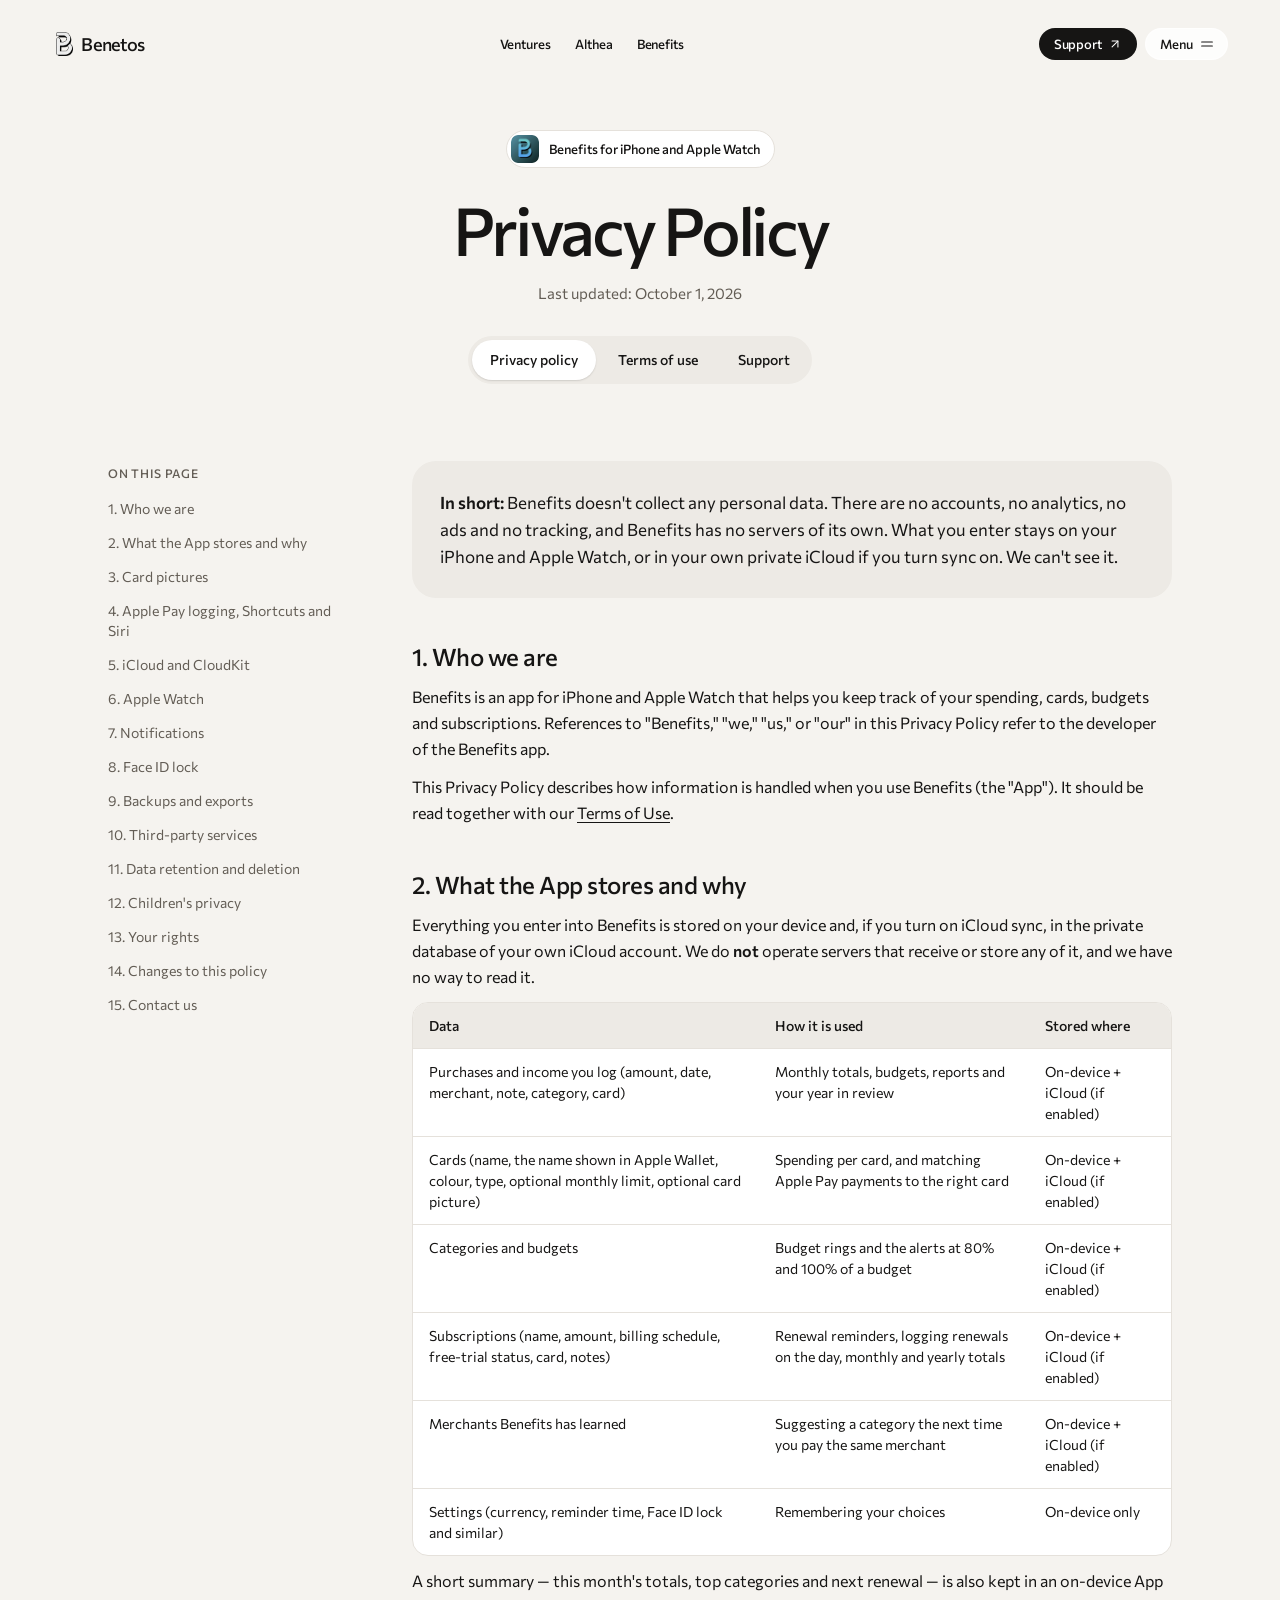
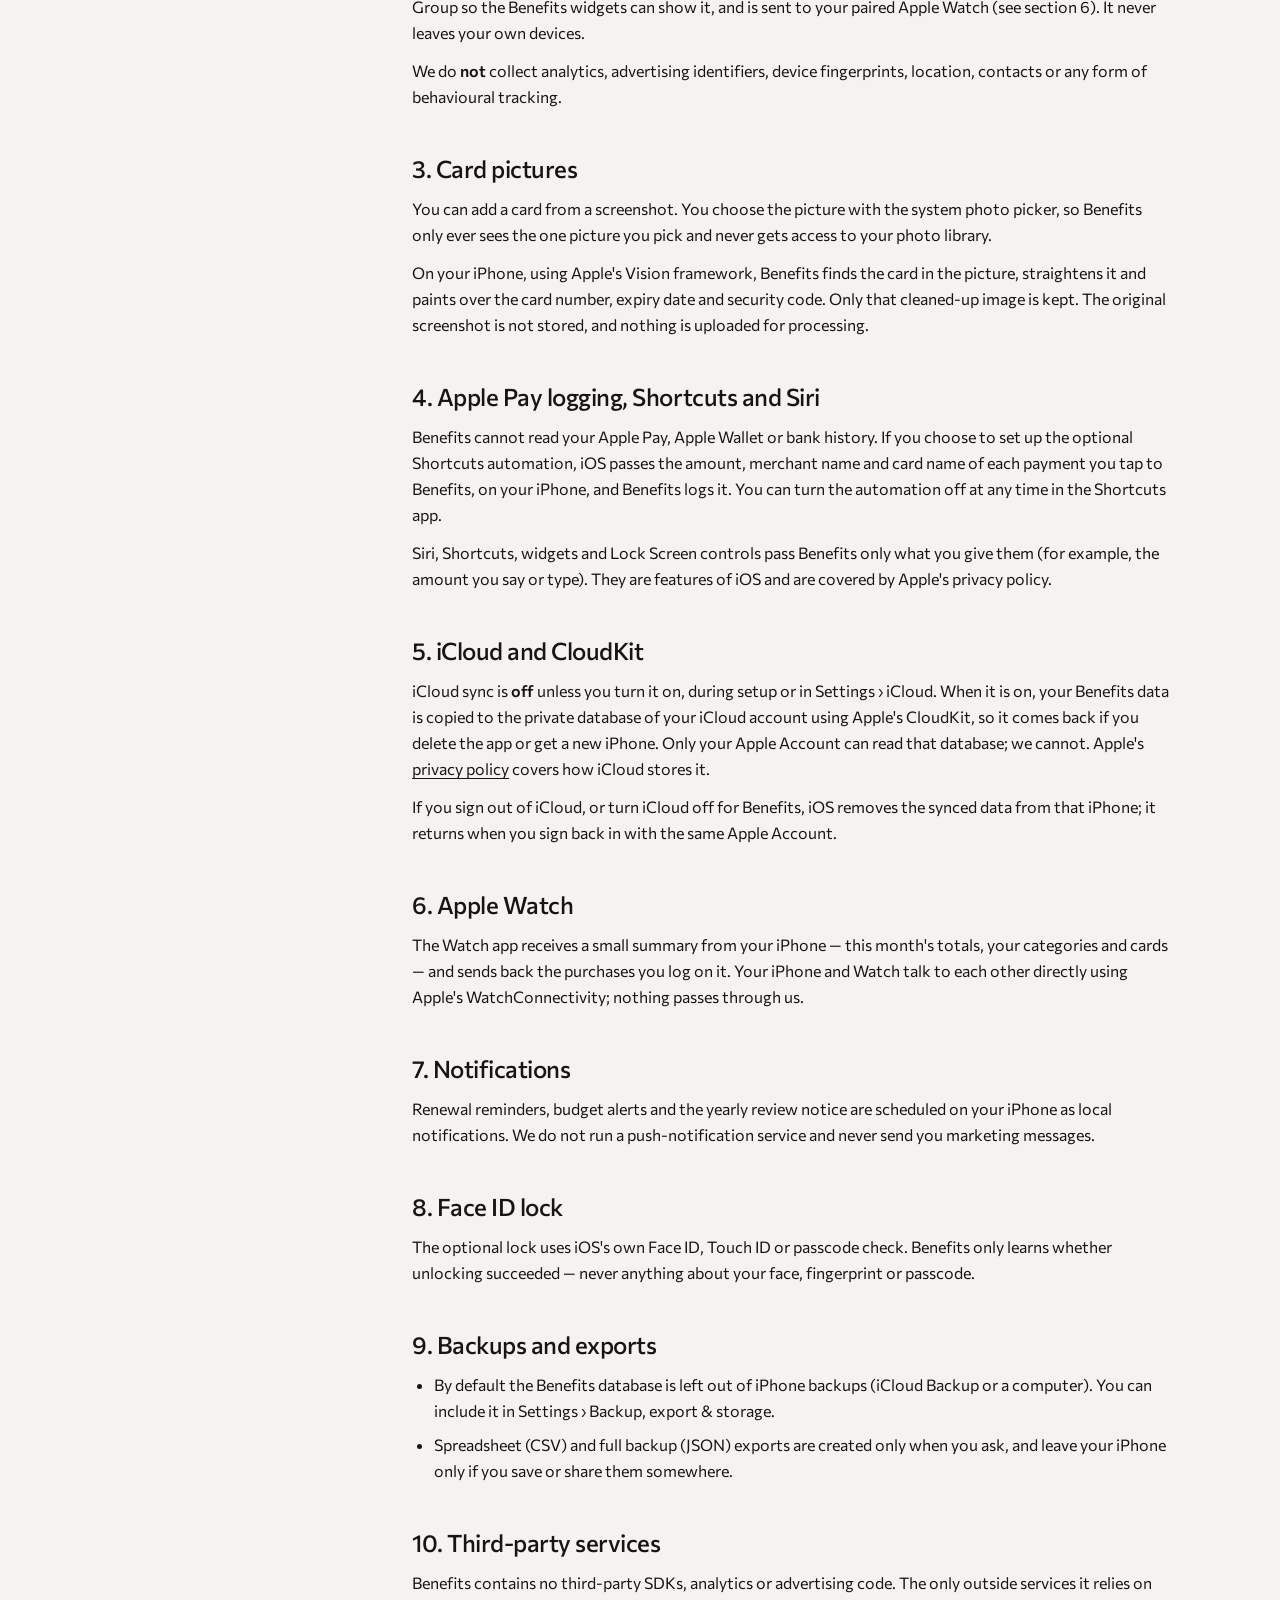
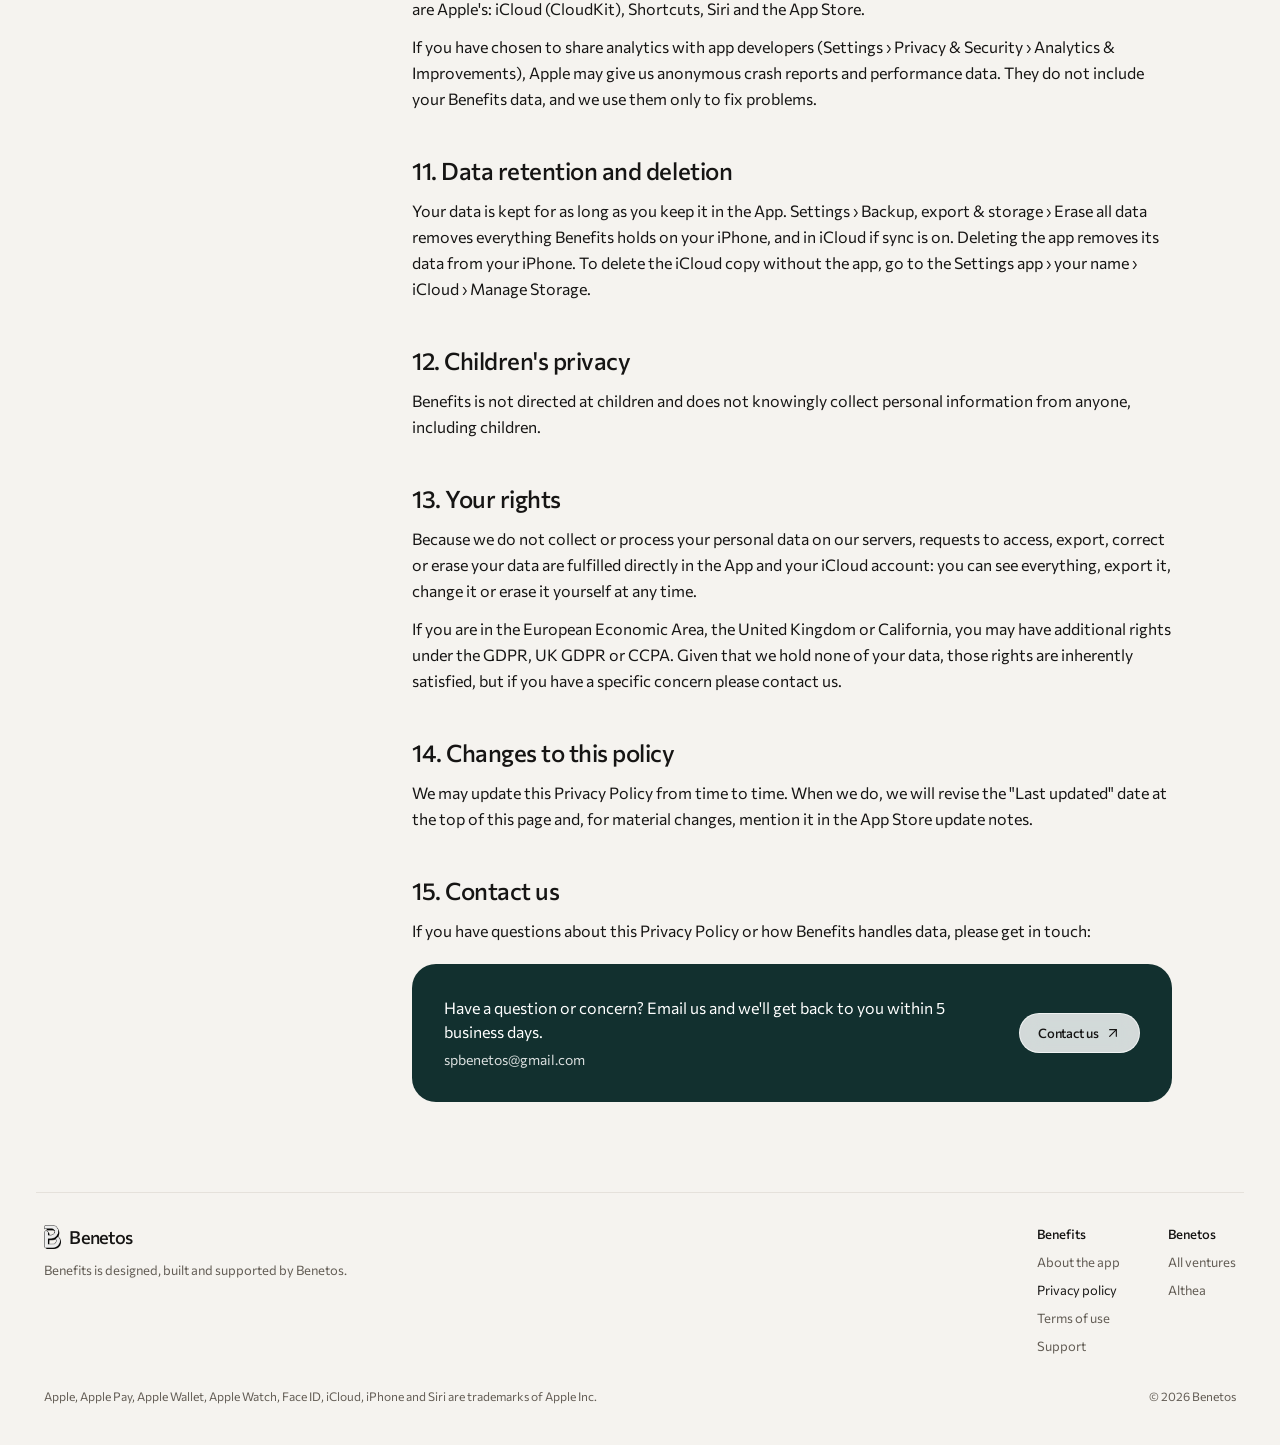
<file: benefits-privacy/index.html>
<!doctype html>
<html lang="en">
<head>
<meta charset="utf-8">
<meta name="viewport" content="width=device-width, initial-scale=1">
<title>Privacy Policy — Benefits</title>
<meta name="description" content="Benefits privacy policy: your spending stays on your iPhone and in your own private iCloud. No accounts, no servers, no tracking.">
<link rel="canonical" href="https://benetos.com/benefits-privacy/">
<meta name="theme-color" content="#f5f3ef">
<link rel="icon" href="/favicon.svg" type="image/svg+xml">
<link rel="icon" href="/favicon-32.png" sizes="32x32" type="image/png">
<link rel="apple-touch-icon" href="/apple-touch-icon.png">
<meta property="og:type" content="website">
<meta property="og:site_name" content="Benetos">
<meta property="og:title" content="Privacy Policy — Benefits">
<meta property="og:description" content="Benefits privacy policy: your spending stays on your iPhone and in your own private iCloud. No accounts, no servers, no tracking.">
<meta property="og:url" content="https://benetos.com/benefits-privacy/">
<meta property="og:image" content="https://benetos.com/assets/og/benefits.jpg">
<meta property="og:image:width" content="1200">
<meta property="og:image:height" content="630">
<meta name="twitter:card" content="summary_large_image">
<link rel="preload" href="/assets/fonts/Commissioner-Latin.woff2" as="font" type="font/woff2" crossorigin>
<link rel="stylesheet" href="/assets/css/site.css">
<style>
body{margin:0}
a{color:inherit}a:hover{color:inherit}
.skip{position:absolute;left:-10000px;top:8px;z-index:20;padding:10px 16px;border-radius:9999px;background:var(--ink);color:var(--on-ink);font:500 13px/16px var(--font-sans);text-decoration:none}
.skip:focus{left:16px}
.sr-only{position:absolute;width:1px;height:1px;padding:0;margin:-1px;overflow:hidden;clip:rect(0,0,0,0);white-space:nowrap;border:0}
.legal a{text-underline-offset:3px}
.legal a:focus-visible,.toc a:focus-visible,.legal-tabs a:focus-visible{outline:2px solid transparent;box-shadow:var(--focus-ring);border-radius:4px}
.toc a{text-decoration:none}
.toc a:hover{color:var(--ink);text-decoration:underline;text-underline-offset:3px}
@media (max-width: 900px){.toc{display:none !important}}
</style>
<script src="/assets/js/site.js" defer></script>
</head>
<body>
<div data-dc-tpl="2" data-theme="light" id="top" style="position: relative; background: var(--canvas); color: var(--ink); font-family: var(--font-sans); padding: 16px clamp(16px, 2.8vw, 40px) 0px;"><a class="skip" href="#main">Skip to content</a><div style="position: relative; max-width: 1360px; margin: 0px auto;"><div style="width: 100%;"><header class="bn-nav bn-nav--clear"><a class="bn-nav__brand" href="/"><span class="bn-mark"><img alt="" class="bn-mark__img" decoding="async" height="24" src="/assets/img/logo-nav.png" width="18"/></span><span class="bn-nav__name">Benetos</span></a><nav aria-label="Primary" class="bn-nav__links"><a class="bn-nav__link" href="/">Ventures</a><a class="bn-nav__link" href="/althea/">Althea</a><a class="bn-nav__link" href="/benefits/">Benefits</a></nav><div class="bn-nav__end"><a class="bn-btn bn-btn--primary bn-btn--sm" href="/benefits-support/"><span class="bn-btn__label"><span>Support</span><svg aria-hidden="true" class="bn-icon bn-arrow" fill="none" focusable="false" height="14" stroke="currentColor" stroke-linecap="round" stroke-linejoin="round" stroke-width="1.75" viewbox="0 0 24 24" width="14"><path d="M7 17 17 7"></path><path d="M7 7h10v10"></path></svg></span><span aria-hidden="true" class="bn-fill"><span>Support</span><svg aria-hidden="true" class="bn-icon bn-arrow" fill="none" focusable="false" height="14" stroke="currentColor" stroke-linecap="round" stroke-linejoin="round" stroke-width="1.75" viewbox="0 0 24 24" width="14"><path d="M7 17 17 7"></path><path d="M7 7h10v10"></path></svg></span></a><button aria-controls="legal-menu" aria-expanded="false" class="bn-nav__menu" type="button"><span class="bn-btn__label"><span>Menu</span><svg aria-hidden="true" class="bn-icon" fill="none" focusable="false" height="16" stroke="currentColor" stroke-linecap="round" stroke-linejoin="round" stroke-width="1.75" viewbox="0 0 24 24" width="16"><path d="M4 9h16"></path><path d="M4 15h16"></path></svg></span><span aria-hidden="true" class="bn-fill"><span>Menu</span><svg aria-hidden="true" class="bn-icon" fill="none" focusable="false" height="16" stroke="currentColor" stroke-linecap="round" stroke-linejoin="round" stroke-width="1.75" viewbox="0 0 24 24" width="16"><path d="M4 9h16"></path><path d="M4 15h16"></path></svg></span></button></div></header></div><nav aria-label="Menu" data-dc-tpl="7" hidden="" id="legal-menu" style="position: absolute; right: 8px; top: 60px; z-index: 10; width: 240px; padding: 8px; border-radius: var(--radius-lg); background: var(--surface); border: 1px solid var(--line); box-shadow: var(--shadow-md); display: flex; flex-direction: column;"><a href="/" style="padding: 12px 14px; border-radius: 12px; font-size: 15px; line-height: 20px; text-decoration: none;">Home</a><a href="/benefits/" style="padding: 12px 14px; border-radius: 12px; font-size: 15px; line-height: 20px; text-decoration: none;">Benefits</a><a aria-current="page" href="/benefits-privacy/" style="padding: 12px 14px; border-radius: 12px; font-size: 15px; line-height: 20px; text-decoration: none; background: var(--stone-100);">Privacy policy</a><a href="/benefits-terms/" style="padding: 12px 14px; border-radius: 12px; font-size: 15px; line-height: 20px; text-decoration: none;">Terms of use</a><a href="/benefits-support/" style="padding: 12px 14px; border-radius: 12px; font-size: 15px; line-height: 20px; text-decoration: none;">Support</a></nav></div><main id="main" style="max-width: 1360px; margin: 0px auto; display: flex; flex-direction: column; gap: clamp(48px, 6vw, 80px);"><header style="display: flex; flex-direction: column; align-items: center; text-align: center; padding-top: clamp(32px, 4.5vw, 64px);"><a href="/benefits/" style="display: inline-flex; align-items: center; gap: 10px; padding: 4px 14px 4px 4px; border-radius: 9999px; background: var(--surface); border: 1px solid var(--line); font-size: 13px; line-height: 16px; font-weight: 500; text-decoration: none;"><img alt="" height="28" src="/assets/img/benefits-icon-real.webp" style="width: 28px; height: 28px; border-radius: 7px;" width="28"/>
Benefits for iPhone and Apple Watch
</a><h1 style="margin: 28px 0px 0px; font-size: clamp(44px, 5.2vw, 76px); line-height: 1; font-weight: 500; letter-spacing: -0.05em;">Privacy Policy</h1><p style="margin: 20px 0px 0px; font-size: 15px; line-height: 22px; color: var(--ink-muted);">Last updated: <time datetime="2026-10-01">October 1, 2026</time></p><nav aria-label="Benefits legal pages" class="legal-tabs" style="margin-top: 32px; display: inline-flex; flex-wrap: wrap; justify-content: center; gap: 4px; padding: 4px; border-radius: 9999px; background: var(--stone-100);"><a aria-current="page" href="/benefits-privacy/" style="display: inline-flex; align-items: center; min-height: 40px; padding: 0px 18px; border-radius: 9999px; background: var(--surface); box-shadow: var(--shadow-sm); font-size: 14px; line-height: 16px; font-weight: 500; text-decoration: none;">Privacy policy</a><a href="/benefits-terms/" style="display: inline-flex; align-items: center; min-height: 40px; padding: 0px 18px; border-radius: 9999px; font-size: 14px; line-height: 16px; font-weight: 500; text-decoration: none;">Terms of use</a><a href="/benefits-support/" style="display: inline-flex; align-items: center; min-height: 40px; padding: 0px 18px; border-radius: 9999px; font-size: 14px; line-height: 16px; font-weight: 500; text-decoration: none;">Support</a></nav></header><div style="display: flex; flex-wrap: wrap; justify-content: center; align-items: flex-start; gap: clamp(32px, 5vw, 72px);"><nav aria-label="On this page" class="toc" style="flex: 0 0 240px; display: flex; flex-direction: column; gap: 12px; padding-top: 4px;"><span style="font-size: 12px; line-height: 16px; font-weight: 500; letter-spacing: 0.06em; text-transform: uppercase; color: var(--ink-muted);">On this page</span><ol style="list-style: none; margin: 0px; padding: 0px; display: flex; flex-direction: column; gap: 2px; font-size: 14px; line-height: 20px; color: var(--ink-muted);"><li><a href="#who-we-are" style="display: block; padding: 6px 0px;">1. Who we are</a></li><li><a href="#data" style="display: block; padding: 6px 0px;">2. What the App stores and why</a></li><li><a href="#card-pictures" style="display: block; padding: 6px 0px;">3. Card pictures</a></li><li><a href="#apple-pay" style="display: block; padding: 6px 0px;">4. Apple Pay logging, Shortcuts and Siri</a></li><li><a href="#icloud" style="display: block; padding: 6px 0px;">5. iCloud and CloudKit</a></li><li><a href="#apple-watch" style="display: block; padding: 6px 0px;">6. Apple Watch</a></li><li><a href="#notifications" style="display: block; padding: 6px 0px;">7. Notifications</a></li><li><a href="#face-id" style="display: block; padding: 6px 0px;">8. Face ID lock</a></li><li><a href="#backups" style="display: block; padding: 6px 0px;">9. Backups and exports</a></li><li><a href="#third-parties" style="display: block; padding: 6px 0px;">10. Third-party services</a></li><li><a href="#retention" style="display: block; padding: 6px 0px;">11. Data retention and deletion</a></li><li><a href="#children" style="display: block; padding: 6px 0px;">12. Children's privacy</a></li><li><a href="#your-rights" style="display: block; padding: 6px 0px;">13. Your rights</a></li><li><a href="#changes" style="display: block; padding: 6px 0px;">14. Changes to this policy</a></li><li><a href="#contact" style="display: block; padding: 6px 0px;">15. Contact us</a></li></ol></nav><article aria-label="Privacy Policy" class="legal" style="flex: 1 1 560px; min-width: 0px; max-width: 760px; display: flex; flex-direction: column; gap: 44px; font-size: 16px; line-height: 26px;"><div style="padding: clamp(20px, 3vw, 28px); border-radius: var(--radius-lg); background: var(--stone-100);"><p style="margin: 0px; font-size: 17px; line-height: 27px;"><strong style="font-weight: 600;">In short:</strong> Benefits doesn't collect any personal data. There are no accounts, no analytics, no ads and no tracking, and Benefits has no servers of its own. What you enter stays on your iPhone and Apple Watch, or in your own private iCloud if you turn sync on. We can't see it.</p></div><section aria-labelledby="who-we-are-h" id="who-we-are" style="display: flex; flex-direction: column; gap: 12px;"><h2 id="who-we-are-h" style="margin: 0px; font-size: 24px; line-height: 30px; font-weight: 500; letter-spacing: -0.02em;">1. Who we are</h2><p style="margin: 0px;">Benefits is an app for iPhone and Apple Watch that helps you keep track of your spending, cards, budgets and subscriptions. References to "Benefits," "we," "us," or "our" in this Privacy Policy refer to the developer of the Benefits app.</p><p style="margin: 0px;">This Privacy Policy describes how information is handled when you use Benefits (the "App"). It should be read together with our <a href="/benefits-terms/">Terms of Use</a>.</p></section><section aria-labelledby="data-h" id="data" style="display: flex; flex-direction: column; gap: 12px;"><h2 id="data-h" style="margin: 0px; font-size: 24px; line-height: 30px; font-weight: 500; letter-spacing: -0.02em;">2. What the App stores and why</h2><p style="margin: 0px;">Everything you enter into Benefits is stored on your device and, if you turn on iCloud sync, in the private database of your own iCloud account. We do <strong style="font-weight: 600;">not</strong> operate servers that receive or store any of it, and we have no way to read it.</p><div style="overflow-x: auto; border-radius: var(--radius-md); border: 1px solid var(--line); background: var(--surface);"><table style="width: 100%; min-width: 560px; border-collapse: collapse; font-size: 14px; line-height: 21px; text-align: left;"><caption class="sr-only">What Benefits stores, how it is used and where it is stored</caption><thead><tr style="background: var(--stone-100);"><th scope="col" style="padding: 12px 16px; font-weight: 500;">Data</th><th scope="col" style="padding: 12px 16px; font-weight: 500;">How it is used</th><th scope="col" style="padding: 12px 16px; font-weight: 500;">Stored where</th></tr></thead><tbody><tr style="border-top: 1px solid var(--line);"><td style="padding: 12px 16px; vertical-align: top;">Purchases and income you log (amount, date, merchant, note, category, card)</td><td style="padding: 12px 16px; vertical-align: top;">Monthly totals, budgets, reports and your year in review</td><td style="padding: 12px 16px; vertical-align: top;">On-device + iCloud (if enabled)</td></tr><tr style="border-top: 1px solid var(--line);"><td style="padding: 12px 16px; vertical-align: top;">Cards (name, the name shown in Apple Wallet, colour, type, optional monthly limit, optional card picture)</td><td style="padding: 12px 16px; vertical-align: top;">Spending per card, and matching Apple Pay payments to the right card</td><td style="padding: 12px 16px; vertical-align: top;">On-device + iCloud (if enabled)</td></tr><tr style="border-top: 1px solid var(--line);"><td style="padding: 12px 16px; vertical-align: top;">Categories and budgets</td><td style="padding: 12px 16px; vertical-align: top;">Budget rings and the alerts at 80% and 100% of a budget</td><td style="padding: 12px 16px; vertical-align: top;">On-device + iCloud (if enabled)</td></tr><tr style="border-top: 1px solid var(--line);"><td style="padding: 12px 16px; vertical-align: top;">Subscriptions (name, amount, billing schedule, free-trial status, card, notes)</td><td style="padding: 12px 16px; vertical-align: top;">Renewal reminders, logging renewals on the day, monthly and yearly totals</td><td style="padding: 12px 16px; vertical-align: top;">On-device + iCloud (if enabled)</td></tr><tr style="border-top: 1px solid var(--line);"><td style="padding: 12px 16px; vertical-align: top;">Merchants Benefits has learned</td><td style="padding: 12px 16px; vertical-align: top;">Suggesting a category the next time you pay the same merchant</td><td style="padding: 12px 16px; vertical-align: top;">On-device + iCloud (if enabled)</td></tr><tr style="border-top: 1px solid var(--line);"><td style="padding: 12px 16px; vertical-align: top;">Settings (currency, reminder time, Face ID lock and similar)</td><td style="padding: 12px 16px; vertical-align: top;">Remembering your choices</td><td style="padding: 12px 16px; vertical-align: top;">On-device only</td></tr></tbody></table></div><p style="margin: 0px;">A short summary — this month's totals, top categories and next renewal — is also kept in an on-device App Group so the Benefits widgets can show it, and is sent to your paired Apple Watch (see section 6). It never leaves your own devices.</p><p style="margin: 0px;">We do <strong style="font-weight: 600;">not</strong> collect analytics, advertising identifiers, device fingerprints, location, contacts or any form of behavioural tracking.</p></section><section aria-labelledby="card-pictures-h" id="card-pictures" style="display: flex; flex-direction: column; gap: 12px;"><h2 id="card-pictures-h" style="margin: 0px; font-size: 24px; line-height: 30px; font-weight: 500; letter-spacing: -0.02em;">3. Card pictures</h2><p style="margin: 0px;">You can add a card from a screenshot. You choose the picture with the system photo picker, so Benefits only ever sees the one picture you pick and never gets access to your photo library.</p><p style="margin: 0px;">On your iPhone, using Apple's Vision framework, Benefits finds the card in the picture, straightens it and paints over the card number, expiry date and security code. Only that cleaned-up image is kept. The original screenshot is not stored, and nothing is uploaded for processing.</p></section><section aria-labelledby="apple-pay-h" id="apple-pay" style="display: flex; flex-direction: column; gap: 12px;"><h2 id="apple-pay-h" style="margin: 0px; font-size: 24px; line-height: 30px; font-weight: 500; letter-spacing: -0.02em;">4. Apple Pay logging, Shortcuts and Siri</h2><p style="margin: 0px;">Benefits cannot read your Apple Pay, Apple Wallet or bank history. If you choose to set up the optional Shortcuts automation, iOS passes the amount, merchant name and card name of each payment you tap to Benefits, on your iPhone, and Benefits logs it. You can turn the automation off at any time in the Shortcuts app.</p><p style="margin: 0px;">Siri, Shortcuts, widgets and Lock Screen controls pass Benefits only what you give them (for example, the amount you say or type). They are features of iOS and are covered by Apple's privacy policy.</p></section><section aria-labelledby="icloud-h" id="icloud" style="display: flex; flex-direction: column; gap: 12px;"><h2 id="icloud-h" style="margin: 0px; font-size: 24px; line-height: 30px; font-weight: 500; letter-spacing: -0.02em;">5. iCloud and CloudKit</h2><p style="margin: 0px;">iCloud sync is <strong style="font-weight: 600;">off</strong> unless you turn it on, during setup or in Settings › iCloud. When it is on, your Benefits data is copied to the private database of your iCloud account using Apple's CloudKit, so it comes back if you delete the app or get a new iPhone. Only your Apple Account can read that database; we cannot. Apple's <a href="https://www.apple.com/legal/privacy/">privacy policy</a> covers how iCloud stores it.</p><p style="margin: 0px;">If you sign out of iCloud, or turn iCloud off for Benefits, iOS removes the synced data from that iPhone; it returns when you sign back in with the same Apple Account.</p></section><section aria-labelledby="apple-watch-h" id="apple-watch" style="display: flex; flex-direction: column; gap: 12px;"><h2 id="apple-watch-h" style="margin: 0px; font-size: 24px; line-height: 30px; font-weight: 500; letter-spacing: -0.02em;">6. Apple Watch</h2><p style="margin: 0px;">The Watch app receives a small summary from your iPhone — this month's totals, your categories and cards — and sends back the purchases you log on it. Your iPhone and Watch talk to each other directly using Apple's WatchConnectivity; nothing passes through us.</p></section><section aria-labelledby="notifications-h" id="notifications" style="display: flex; flex-direction: column; gap: 12px;"><h2 id="notifications-h" style="margin: 0px; font-size: 24px; line-height: 30px; font-weight: 500; letter-spacing: -0.02em;">7. Notifications</h2><p style="margin: 0px;">Renewal reminders, budget alerts and the yearly review notice are scheduled on your iPhone as local notifications. We do not run a push-notification service and never send you marketing messages.</p></section><section aria-labelledby="face-id-h" id="face-id" style="display: flex; flex-direction: column; gap: 12px;"><h2 id="face-id-h" style="margin: 0px; font-size: 24px; line-height: 30px; font-weight: 500; letter-spacing: -0.02em;">8. Face ID lock</h2><p style="margin: 0px;">The optional lock uses iOS's own Face ID, Touch ID or passcode check. Benefits only learns whether unlocking succeeded — never anything about your face, fingerprint or passcode.</p></section><section aria-labelledby="backups-h" id="backups" style="display: flex; flex-direction: column; gap: 12px;"><h2 id="backups-h" style="margin: 0px; font-size: 24px; line-height: 30px; font-weight: 500; letter-spacing: -0.02em;">9. Backups and exports</h2><ul style="margin: 0px; padding-left: 22px; display: flex; flex-direction: column; gap: 8px;"><li>By default the Benefits database is left out of iPhone backups (iCloud Backup or a computer). You can include it in Settings › Backup, export &amp; storage.</li><li>Spreadsheet (CSV) and full backup (JSON) exports are created only when you ask, and leave your iPhone only if you save or share them somewhere.</li></ul></section><section aria-labelledby="third-parties-h" id="third-parties" style="display: flex; flex-direction: column; gap: 12px;"><h2 id="third-parties-h" style="margin: 0px; font-size: 24px; line-height: 30px; font-weight: 500; letter-spacing: -0.02em;">10. Third-party services</h2><p style="margin: 0px;">Benefits contains no third-party SDKs, analytics or advertising code. The only outside services it relies on are Apple's: iCloud (CloudKit), Shortcuts, Siri and the App Store.</p><p style="margin: 0px;">If you have chosen to share analytics with app developers (Settings › Privacy &amp; Security › Analytics &amp; Improvements), Apple may give us anonymous crash reports and performance data. They do not include your Benefits data, and we use them only to fix problems.</p></section><section aria-labelledby="retention-h" id="retention" style="display: flex; flex-direction: column; gap: 12px;"><h2 id="retention-h" style="margin: 0px; font-size: 24px; line-height: 30px; font-weight: 500; letter-spacing: -0.02em;">11. Data retention and deletion</h2><p style="margin: 0px;">Your data is kept for as long as you keep it in the App. Settings › Backup, export &amp; storage › Erase all data removes everything Benefits holds on your iPhone, and in iCloud if sync is on. Deleting the app removes its data from your iPhone. To delete the iCloud copy without the app, go to the Settings app › your name › iCloud › Manage Storage.</p></section><section aria-labelledby="children-h" id="children" style="display: flex; flex-direction: column; gap: 12px;"><h2 id="children-h" style="margin: 0px; font-size: 24px; line-height: 30px; font-weight: 500; letter-spacing: -0.02em;">12. Children's privacy</h2><p style="margin: 0px;">Benefits is not directed at children and does not knowingly collect personal information from anyone, including children.</p></section><section aria-labelledby="your-rights-h" id="your-rights" style="display: flex; flex-direction: column; gap: 12px;"><h2 id="your-rights-h" style="margin: 0px; font-size: 24px; line-height: 30px; font-weight: 500; letter-spacing: -0.02em;">13. Your rights</h2><p style="margin: 0px;">Because we do not collect or process your personal data on our servers, requests to access, export, correct or erase your data are fulfilled directly in the App and your iCloud account: you can see everything, export it, change it or erase it yourself at any time.</p><p style="margin: 0px;">If you are in the European Economic Area, the United Kingdom or California, you may have additional rights under the GDPR, UK GDPR or CCPA. Given that we hold none of your data, those rights are inherently satisfied, but if you have a specific concern please contact us.</p></section><section aria-labelledby="changes-h" id="changes" style="display: flex; flex-direction: column; gap: 12px;"><h2 id="changes-h" style="margin: 0px; font-size: 24px; line-height: 30px; font-weight: 500; letter-spacing: -0.02em;">14. Changes to this policy</h2><p style="margin: 0px;">We may update this Privacy Policy from time to time. When we do, we will revise the "Last updated" date at the top of this page and, for material changes, mention it in the App Store update notes.</p></section><section aria-labelledby="contact-h" id="contact" style="display: flex; flex-direction: column; gap: 12px;"><h2 id="contact-h" style="margin: 0px; font-size: 24px; line-height: 30px; font-weight: 500; letter-spacing: -0.02em;">15. Contact us</h2><p style="margin: 0px;">If you have questions about this Privacy Policy or how Benefits handles data, please get in touch:</p><div style="margin-top: 8px; padding: clamp(24px, 3vw, 32px); border-radius: var(--radius-lg); background: rgb(18, 48, 47); color: var(--on-stone); display: flex; flex-wrap: wrap; align-items: center; justify-content: space-between; gap: 20px;"><div style="flex: 1 1 280px; display: flex; flex-direction: column; gap: 6px;"><p style="margin: 0px; font-size: 16px; line-height: 24px;">Have a question or concern? Email us and we'll get back to you within 5 business days.</p><p style="margin: 0px; font-size: 14px; line-height: 20px; opacity: 0.85;">spbenetos@gmail.com</p></div><a class="bn-btn bn-btn--glass bn-btn--md" href="mailto:spbenetos@gmail.com?subject=Benefits"><span class="bn-btn__label"><span>Contact us</span><svg aria-hidden="true" class="bn-icon bn-arrow" fill="none" focusable="false" height="16" stroke="currentColor" stroke-linecap="round" stroke-linejoin="round" stroke-width="1.75" viewbox="0 0 24 24" width="16"><path d="M7 17 17 7"></path><path d="M7 7h10v10"></path></svg></span><span aria-hidden="true" class="bn-fill"><span>Contact us</span><svg aria-hidden="true" class="bn-icon bn-arrow" fill="none" focusable="false" height="16" stroke="currentColor" stroke-linecap="round" stroke-linejoin="round" stroke-width="1.75" viewbox="0 0 24 24" width="16"><path d="M7 17 17 7"></path><path d="M7 7h10v10"></path></svg></span></a></div></section></article></div></main><footer style="max-width: 1360px; margin: clamp(64px, 7vw, 96px) auto 0px; padding: 32px 8px 40px; border-top: 1px solid var(--line); display: flex; flex-direction: column; gap: 32px;"><div style="display: flex; flex-wrap: wrap; align-items: flex-start; justify-content: space-between; gap: 32px;"><div style="display: flex; flex-direction: column; gap: 12px; max-width: 320px;"><a href="/" style="display: inline-flex; align-items: center; gap: 8px; text-decoration: none;"><img alt="" height="24" src="/assets/img/logo-nav.png" style="display: block; height: 24px; width: auto;" width="18"/><span style="font-size: 18px; line-height: 24px; font-weight: 500; letter-spacing: -0.02em;">Benetos</span></a><p style="margin: 0px; font-size: 13px; line-height: 18px; color: var(--ink-muted);">Benefits is designed, built and supported by Benetos.</p></div><nav aria-label="Footer" style="display: flex; flex-wrap: wrap; gap: 48px;"><div style="display: flex; flex-direction: column; gap: 10px; font-size: 13px; line-height: 18px;"><span style="font-weight: 500;">Benefits</span><a href="/benefits/" style="color: var(--ink-muted); text-decoration: none;">About the app</a><a aria-current="page" href="/benefits-privacy/" style="color: var(--ink); text-decoration: none;">Privacy policy</a><a href="/benefits-terms/" style="color: var(--ink-muted); text-decoration: none;">Terms of use</a><a href="/benefits-support/" style="color: var(--ink-muted); text-decoration: none;">Support</a></div><div style="display: flex; flex-direction: column; gap: 10px; font-size: 13px; line-height: 18px;"><span style="font-weight: 500;">Benetos</span><a href="/" style="color: var(--ink-muted); text-decoration: none;">All ventures</a><a href="/althea/" style="color: var(--ink-muted); text-decoration: none;">Althea</a></div></nav></div><div style="display: flex; flex-wrap: wrap; justify-content: space-between; gap: 16px; font-size: 12px; line-height: 18px; color: var(--ink-muted);"><p style="margin: 0px; max-width: 760px;">Apple, Apple Pay, Apple Wallet, Apple Watch, Face ID, iCloud, iPhone and Siri are trademarks of Apple Inc.</p><p style="margin: 0px;">© 2026 Benetos</p></div></footer></div>
</body>
</html>
</file>
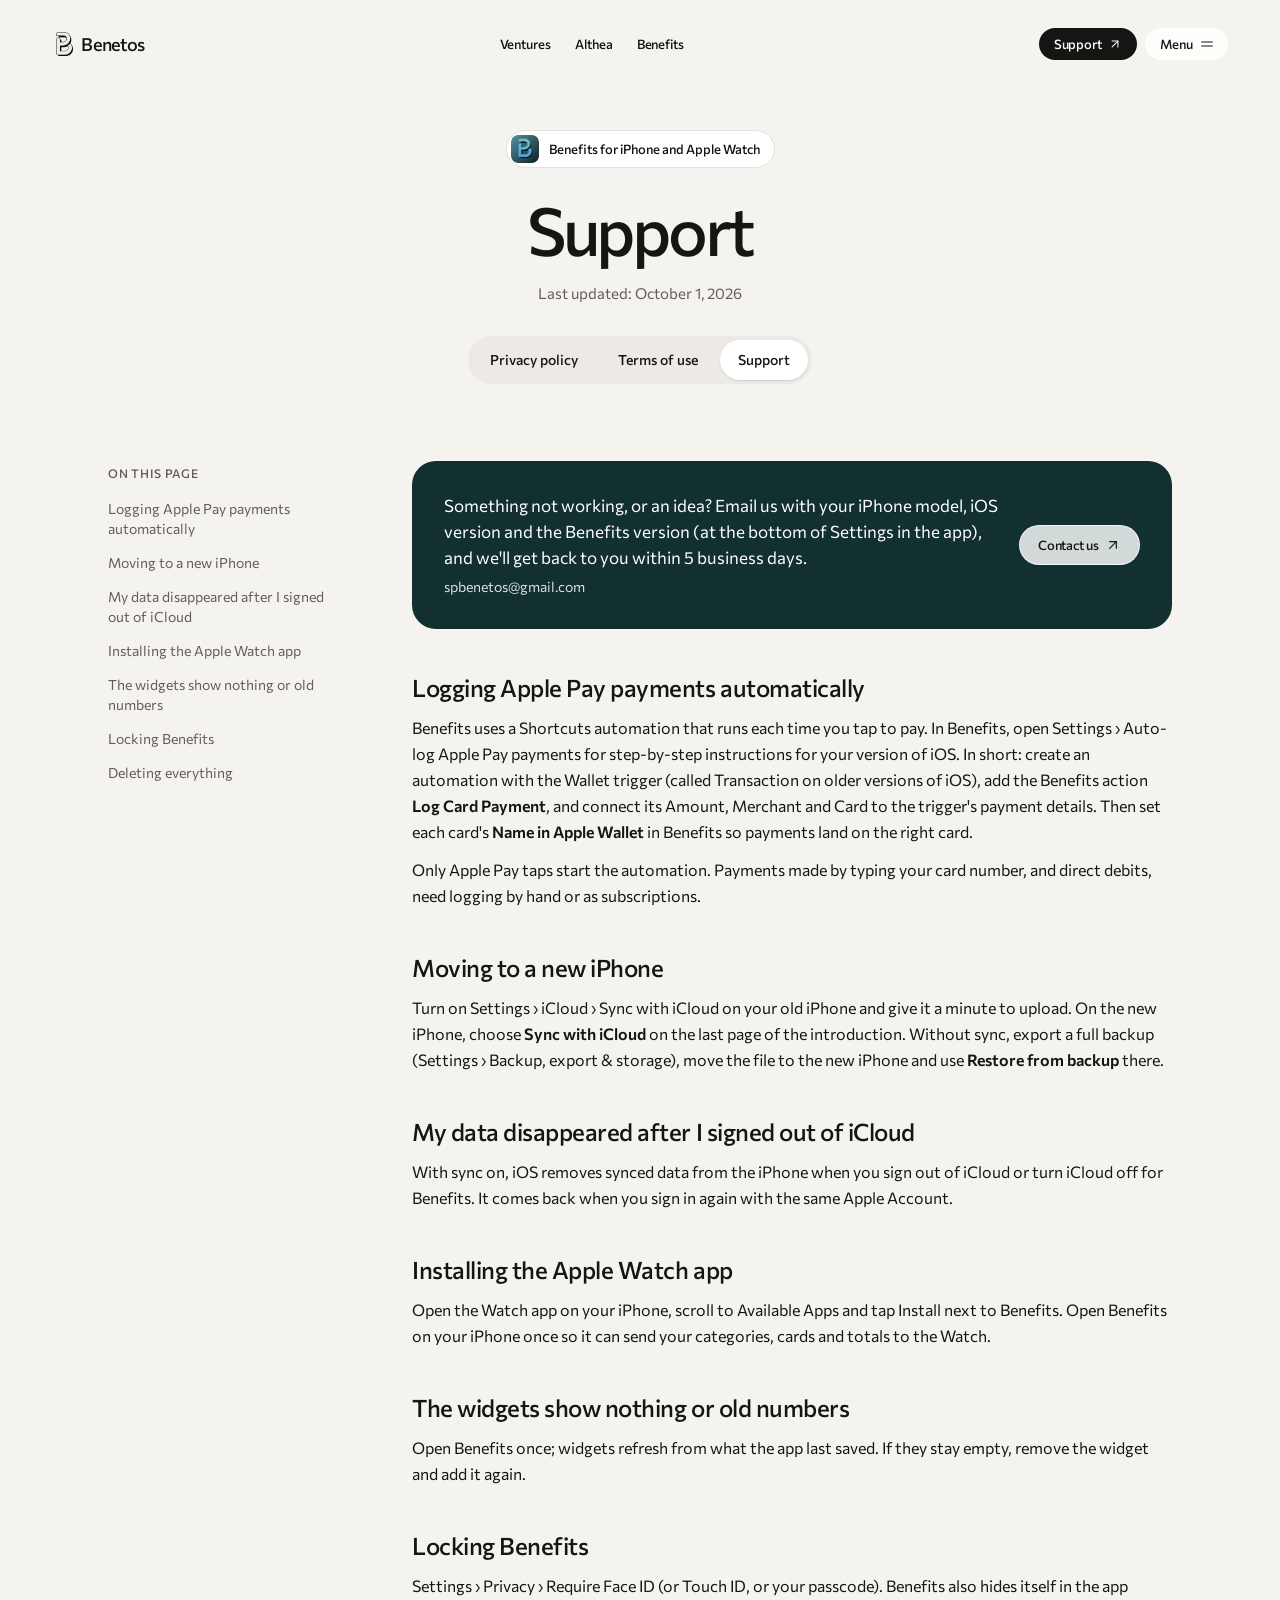
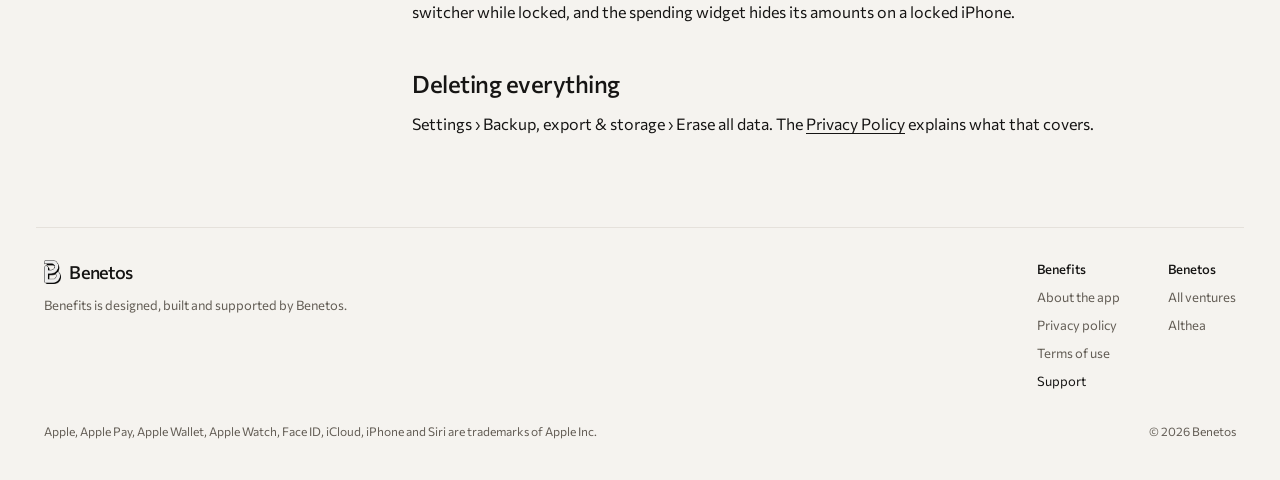
<file: benefits-support/index.html>
<!doctype html>
<html lang="en">
<head>
<meta charset="utf-8">
<meta name="viewport" content="width=device-width, initial-scale=1">
<title>Support — Benefits</title>
<meta name="description" content="Help and support for Benefits, the budget and spending app for iPhone and Apple Watch.">
<link rel="canonical" href="https://benetos.com/benefits-support/">
<meta name="theme-color" content="#f5f3ef">
<link rel="icon" href="/favicon.svg" type="image/svg+xml">
<link rel="icon" href="/favicon-32.png" sizes="32x32" type="image/png">
<link rel="apple-touch-icon" href="/apple-touch-icon.png">
<meta property="og:type" content="website">
<meta property="og:site_name" content="Benetos">
<meta property="og:title" content="Support — Benefits">
<meta property="og:description" content="Help and support for Benefits, the budget and spending app for iPhone and Apple Watch.">
<meta property="og:url" content="https://benetos.com/benefits-support/">
<meta property="og:image" content="https://benetos.com/assets/og/benefits.jpg">
<meta property="og:image:width" content="1200">
<meta property="og:image:height" content="630">
<meta name="twitter:card" content="summary_large_image">
<link rel="preload" href="/assets/fonts/Commissioner-Latin.woff2" as="font" type="font/woff2" crossorigin>
<link rel="stylesheet" href="/assets/css/site.css">
<style>
body{margin:0}
a{color:inherit}a:hover{color:inherit}
.skip{position:absolute;left:-10000px;top:8px;z-index:20;padding:10px 16px;border-radius:9999px;background:var(--ink);color:var(--on-ink);font:500 13px/16px var(--font-sans);text-decoration:none}
.skip:focus{left:16px}
.sr-only{position:absolute;width:1px;height:1px;padding:0;margin:-1px;overflow:hidden;clip:rect(0,0,0,0);white-space:nowrap;border:0}
.legal a{text-underline-offset:3px}
.legal a:focus-visible,.toc a:focus-visible,.legal-tabs a:focus-visible{outline:2px solid transparent;box-shadow:var(--focus-ring);border-radius:4px}
.toc a{text-decoration:none}
.toc a:hover{color:var(--ink);text-decoration:underline;text-underline-offset:3px}
@media (max-width: 900px){.toc{display:none !important}}
</style>
<script src="/assets/js/site.js" defer></script>
</head>
<body>
<div data-dc-tpl="2" data-theme="light" id="top" style="position: relative; background: var(--canvas); color: var(--ink); font-family: var(--font-sans); padding: 16px clamp(16px, 2.8vw, 40px) 0px;"><a class="skip" href="#main">Skip to content</a><div style="position: relative; max-width: 1360px; margin: 0px auto;"><div style="width: 100%;"><header class="bn-nav bn-nav--clear"><a class="bn-nav__brand" href="/"><span class="bn-mark"><img alt="" class="bn-mark__img" decoding="async" height="24" src="/assets/img/logo-nav.png" width="18"/></span><span class="bn-nav__name">Benetos</span></a><nav aria-label="Primary" class="bn-nav__links"><a class="bn-nav__link" href="/">Ventures</a><a class="bn-nav__link" href="/althea/">Althea</a><a class="bn-nav__link" href="/benefits/">Benefits</a></nav><div class="bn-nav__end"><a class="bn-btn bn-btn--primary bn-btn--sm" href="/benefits-support/"><span class="bn-btn__label"><span>Support</span><svg aria-hidden="true" class="bn-icon bn-arrow" fill="none" focusable="false" height="14" stroke="currentColor" stroke-linecap="round" stroke-linejoin="round" stroke-width="1.75" viewbox="0 0 24 24" width="14"><path d="M7 17 17 7"></path><path d="M7 7h10v10"></path></svg></span><span aria-hidden="true" class="bn-fill"><span>Support</span><svg aria-hidden="true" class="bn-icon bn-arrow" fill="none" focusable="false" height="14" stroke="currentColor" stroke-linecap="round" stroke-linejoin="round" stroke-width="1.75" viewbox="0 0 24 24" width="14"><path d="M7 17 17 7"></path><path d="M7 7h10v10"></path></svg></span></a><button aria-controls="legal-menu" aria-expanded="false" class="bn-nav__menu" type="button"><span class="bn-btn__label"><span>Menu</span><svg aria-hidden="true" class="bn-icon" fill="none" focusable="false" height="16" stroke="currentColor" stroke-linecap="round" stroke-linejoin="round" stroke-width="1.75" viewbox="0 0 24 24" width="16"><path d="M4 9h16"></path><path d="M4 15h16"></path></svg></span><span aria-hidden="true" class="bn-fill"><span>Menu</span><svg aria-hidden="true" class="bn-icon" fill="none" focusable="false" height="16" stroke="currentColor" stroke-linecap="round" stroke-linejoin="round" stroke-width="1.75" viewbox="0 0 24 24" width="16"><path d="M4 9h16"></path><path d="M4 15h16"></path></svg></span></button></div></header></div><nav aria-label="Menu" data-dc-tpl="7" hidden="" id="legal-menu" style="position: absolute; right: 8px; top: 60px; z-index: 10; width: 240px; padding: 8px; border-radius: var(--radius-lg); background: var(--surface); border: 1px solid var(--line); box-shadow: var(--shadow-md); display: flex; flex-direction: column;"><a href="/" style="padding: 12px 14px; border-radius: 12px; font-size: 15px; line-height: 20px; text-decoration: none;">Home</a><a href="/benefits/" style="padding: 12px 14px; border-radius: 12px; font-size: 15px; line-height: 20px; text-decoration: none;">Benefits</a><a href="/benefits-privacy/" style="padding: 12px 14px; border-radius: 12px; font-size: 15px; line-height: 20px; text-decoration: none;">Privacy policy</a><a href="/benefits-terms/" style="padding: 12px 14px; border-radius: 12px; font-size: 15px; line-height: 20px; text-decoration: none;">Terms of use</a><a aria-current="page" href="/benefits-support/" style="padding: 12px 14px; border-radius: 12px; font-size: 15px; line-height: 20px; text-decoration: none; background: var(--stone-100);">Support</a></nav></div><main id="main" style="max-width: 1360px; margin: 0px auto; display: flex; flex-direction: column; gap: clamp(48px, 6vw, 80px);"><header style="display: flex; flex-direction: column; align-items: center; text-align: center; padding-top: clamp(32px, 4.5vw, 64px);"><a href="/benefits/" style="display: inline-flex; align-items: center; gap: 10px; padding: 4px 14px 4px 4px; border-radius: 9999px; background: var(--surface); border: 1px solid var(--line); font-size: 13px; line-height: 16px; font-weight: 500; text-decoration: none;"><img alt="" height="28" src="/assets/img/benefits-icon-real.webp" style="width: 28px; height: 28px; border-radius: 7px;" width="28"/>
Benefits for iPhone and Apple Watch
</a><h1 style="margin: 28px 0px 0px; font-size: clamp(44px, 5.2vw, 76px); line-height: 1; font-weight: 500; letter-spacing: -0.05em;">Support</h1><p style="margin: 20px 0px 0px; font-size: 15px; line-height: 22px; color: var(--ink-muted);">Last updated: <time datetime="2026-10-01">October 1, 2026</time></p><nav aria-label="Benefits legal pages" class="legal-tabs" style="margin-top: 32px; display: inline-flex; flex-wrap: wrap; justify-content: center; gap: 4px; padding: 4px; border-radius: 9999px; background: var(--stone-100);"><a href="/benefits-privacy/" style="display: inline-flex; align-items: center; min-height: 40px; padding: 0px 18px; border-radius: 9999px; font-size: 14px; line-height: 16px; font-weight: 500; text-decoration: none;">Privacy policy</a><a href="/benefits-terms/" style="display: inline-flex; align-items: center; min-height: 40px; padding: 0px 18px; border-radius: 9999px; font-size: 14px; line-height: 16px; font-weight: 500; text-decoration: none;">Terms of use</a><a aria-current="page" href="/benefits-support/" style="display: inline-flex; align-items: center; min-height: 40px; padding: 0px 18px; border-radius: 9999px; background: var(--surface); box-shadow: var(--shadow-sm); font-size: 14px; line-height: 16px; font-weight: 500; text-decoration: none;">Support</a></nav></header><div style="display: flex; flex-wrap: wrap; justify-content: center; align-items: flex-start; gap: clamp(32px, 5vw, 72px);"><nav aria-label="On this page" class="toc" style="flex: 0 0 240px; display: flex; flex-direction: column; gap: 12px; padding-top: 4px;"><span style="font-size: 12px; line-height: 16px; font-weight: 500; letter-spacing: 0.06em; text-transform: uppercase; color: var(--ink-muted);">On this page</span><ol style="list-style: none; margin: 0px; padding: 0px; display: flex; flex-direction: column; gap: 2px; font-size: 14px; line-height: 20px; color: var(--ink-muted);"><li><a href="#apple-pay" style="display: block; padding: 6px 0px;">Logging Apple Pay payments automatically</a></li><li><a href="#new-iphone" style="display: block; padding: 6px 0px;">Moving to a new iPhone</a></li><li><a href="#signed-out" style="display: block; padding: 6px 0px;">My data disappeared after I signed out of iCloud</a></li><li><a href="#watch" style="display: block; padding: 6px 0px;">Installing the Apple Watch app</a></li><li><a href="#widgets" style="display: block; padding: 6px 0px;">The widgets show nothing or old numbers</a></li><li><a href="#lock" style="display: block; padding: 6px 0px;">Locking Benefits</a></li><li><a href="#delete" style="display: block; padding: 6px 0px;">Deleting everything</a></li></ol></nav><article aria-label="Support" class="legal" style="flex: 1 1 560px; min-width: 0px; max-width: 760px; display: flex; flex-direction: column; gap: 44px; font-size: 16px; line-height: 26px;"><div style="padding: clamp(24px, 3vw, 32px); border-radius: var(--radius-lg); background: rgb(18, 48, 47); color: var(--on-stone); display: flex; flex-wrap: wrap; align-items: center; justify-content: space-between; gap: 20px;"><div style="flex: 1 1 320px; display: flex; flex-direction: column; gap: 6px;"><p style="margin: 0px; font-size: 17px; line-height: 26px;">Something not working, or an idea? Email us with your iPhone model, iOS version and the Benefits version (at the bottom of Settings in the app), and we'll get back to you within 5 business days.</p><p style="margin: 0px; font-size: 14px; line-height: 20px; opacity: 0.85;">spbenetos@gmail.com</p></div><a class="bn-btn bn-btn--glass bn-btn--md" href="mailto:spbenetos@gmail.com?subject=Benefits"><span class="bn-btn__label"><span>Contact us</span><svg aria-hidden="true" class="bn-icon bn-arrow" fill="none" focusable="false" height="16" stroke="currentColor" stroke-linecap="round" stroke-linejoin="round" stroke-width="1.75" viewbox="0 0 24 24" width="16"><path d="M7 17 17 7"></path><path d="M7 7h10v10"></path></svg></span><span aria-hidden="true" class="bn-fill"><span>Contact us</span><svg aria-hidden="true" class="bn-icon bn-arrow" fill="none" focusable="false" height="16" stroke="currentColor" stroke-linecap="round" stroke-linejoin="round" stroke-width="1.75" viewbox="0 0 24 24" width="16"><path d="M7 17 17 7"></path><path d="M7 7h10v10"></path></svg></span></a></div><section aria-labelledby="apple-pay-h" id="apple-pay" style="display: flex; flex-direction: column; gap: 12px;"><h2 id="apple-pay-h" style="margin: 0px; font-size: 24px; line-height: 30px; font-weight: 500; letter-spacing: -0.02em;">Logging Apple Pay payments automatically</h2><p style="margin: 0px;">Benefits uses a Shortcuts automation that runs each time you tap to pay. In Benefits, open Settings › Auto-log Apple Pay payments for step-by-step instructions for your version of iOS. In short: create an automation with the Wallet trigger (called Transaction on older versions of iOS), add the Benefits action <strong style="font-weight: 600;">Log Card Payment</strong>, and connect its Amount, Merchant and Card to the trigger's payment details. Then set each card's <strong style="font-weight: 600;">Name in Apple Wallet</strong> in Benefits so payments land on the right card.</p><p style="margin: 0px;">Only Apple Pay taps start the automation. Payments made by typing your card number, and direct debits, need logging by hand or as subscriptions.</p></section><section aria-labelledby="new-iphone-h" id="new-iphone" style="display: flex; flex-direction: column; gap: 12px;"><h2 id="new-iphone-h" style="margin: 0px; font-size: 24px; line-height: 30px; font-weight: 500; letter-spacing: -0.02em;">Moving to a new iPhone</h2><p style="margin: 0px;">Turn on Settings › iCloud › Sync with iCloud on your old iPhone and give it a minute to upload. On the new iPhone, choose <strong style="font-weight: 600;">Sync with iCloud</strong> on the last page of the introduction. Without sync, export a full backup (Settings › Backup, export &amp; storage), move the file to the new iPhone and use <strong style="font-weight: 600;">Restore from backup</strong> there.</p></section><section aria-labelledby="signed-out-h" id="signed-out" style="display: flex; flex-direction: column; gap: 12px;"><h2 id="signed-out-h" style="margin: 0px; font-size: 24px; line-height: 30px; font-weight: 500; letter-spacing: -0.02em;">My data disappeared after I signed out of iCloud</h2><p style="margin: 0px;">With sync on, iOS removes synced data from the iPhone when you sign out of iCloud or turn iCloud off for Benefits. It comes back when you sign in again with the same Apple Account.</p></section><section aria-labelledby="watch-h" id="watch" style="display: flex; flex-direction: column; gap: 12px;"><h2 id="watch-h" style="margin: 0px; font-size: 24px; line-height: 30px; font-weight: 500; letter-spacing: -0.02em;">Installing the Apple Watch app</h2><p style="margin: 0px;">Open the Watch app on your iPhone, scroll to Available Apps and tap Install next to Benefits. Open Benefits on your iPhone once so it can send your categories, cards and totals to the Watch.</p></section><section aria-labelledby="widgets-h" id="widgets" style="display: flex; flex-direction: column; gap: 12px;"><h2 id="widgets-h" style="margin: 0px; font-size: 24px; line-height: 30px; font-weight: 500; letter-spacing: -0.02em;">The widgets show nothing or old numbers</h2><p style="margin: 0px;">Open Benefits once; widgets refresh from what the app last saved. If they stay empty, remove the widget and add it again.</p></section><section aria-labelledby="lock-h" id="lock" style="display: flex; flex-direction: column; gap: 12px;"><h2 id="lock-h" style="margin: 0px; font-size: 24px; line-height: 30px; font-weight: 500; letter-spacing: -0.02em;">Locking Benefits</h2><p style="margin: 0px;">Settings › Privacy › Require Face ID (or Touch ID, or your passcode). Benefits also hides itself in the app switcher while locked, and the spending widget hides its amounts on a locked iPhone.</p></section><section aria-labelledby="delete-h" id="delete" style="display: flex; flex-direction: column; gap: 12px;"><h2 id="delete-h" style="margin: 0px; font-size: 24px; line-height: 30px; font-weight: 500; letter-spacing: -0.02em;">Deleting everything</h2><p style="margin: 0px;">Settings › Backup, export &amp; storage › Erase all data. The <a href="/benefits-privacy/">Privacy Policy</a> explains what that covers.</p></section></article></div></main><footer style="max-width: 1360px; margin: clamp(64px, 7vw, 96px) auto 0px; padding: 32px 8px 40px; border-top: 1px solid var(--line); display: flex; flex-direction: column; gap: 32px;"><div style="display: flex; flex-wrap: wrap; align-items: flex-start; justify-content: space-between; gap: 32px;"><div style="display: flex; flex-direction: column; gap: 12px; max-width: 320px;"><a href="/" style="display: inline-flex; align-items: center; gap: 8px; text-decoration: none;"><img alt="" height="24" src="/assets/img/logo-nav.png" style="display: block; height: 24px; width: auto;" width="18"/><span style="font-size: 18px; line-height: 24px; font-weight: 500; letter-spacing: -0.02em;">Benetos</span></a><p style="margin: 0px; font-size: 13px; line-height: 18px; color: var(--ink-muted);">Benefits is designed, built and supported by Benetos.</p></div><nav aria-label="Footer" style="display: flex; flex-wrap: wrap; gap: 48px;"><div style="display: flex; flex-direction: column; gap: 10px; font-size: 13px; line-height: 18px;"><span style="font-weight: 500;">Benefits</span><a href="/benefits/" style="color: var(--ink-muted); text-decoration: none;">About the app</a><a href="/benefits-privacy/" style="color: var(--ink-muted); text-decoration: none;">Privacy policy</a><a href="/benefits-terms/" style="color: var(--ink-muted); text-decoration: none;">Terms of use</a><a aria-current="page" href="/benefits-support/" style="color: var(--ink); text-decoration: none;">Support</a></div><div style="display: flex; flex-direction: column; gap: 10px; font-size: 13px; line-height: 18px;"><span style="font-weight: 500;">Benetos</span><a href="/" style="color: var(--ink-muted); text-decoration: none;">All ventures</a><a href="/althea/" style="color: var(--ink-muted); text-decoration: none;">Althea</a></div></nav></div><div style="display: flex; flex-wrap: wrap; justify-content: space-between; gap: 16px; font-size: 12px; line-height: 18px; color: var(--ink-muted);"><p style="margin: 0px; max-width: 760px;">Apple, Apple Pay, Apple Wallet, Apple Watch, Face ID, iCloud, iPhone and Siri are trademarks of Apple Inc.</p><p style="margin: 0px;">© 2026 Benetos</p></div></footer></div>
</body>
</html>
</file>
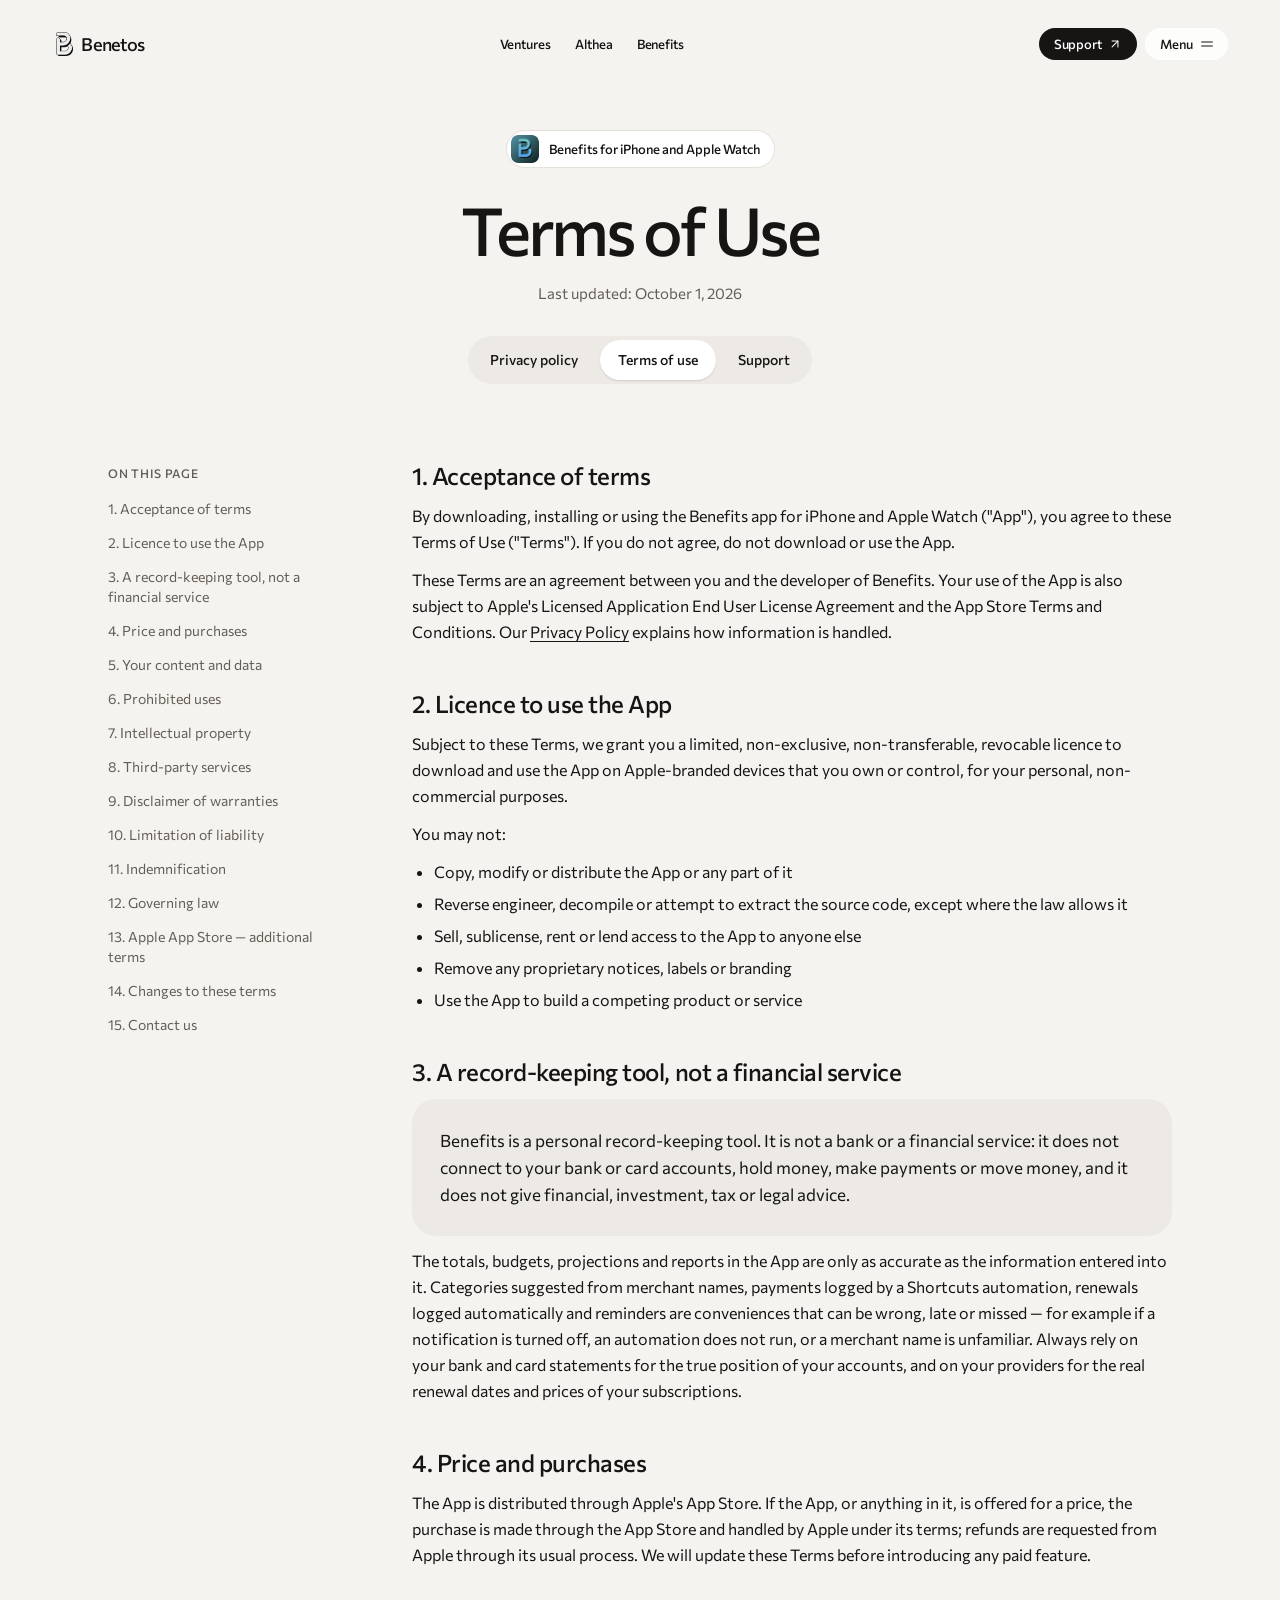
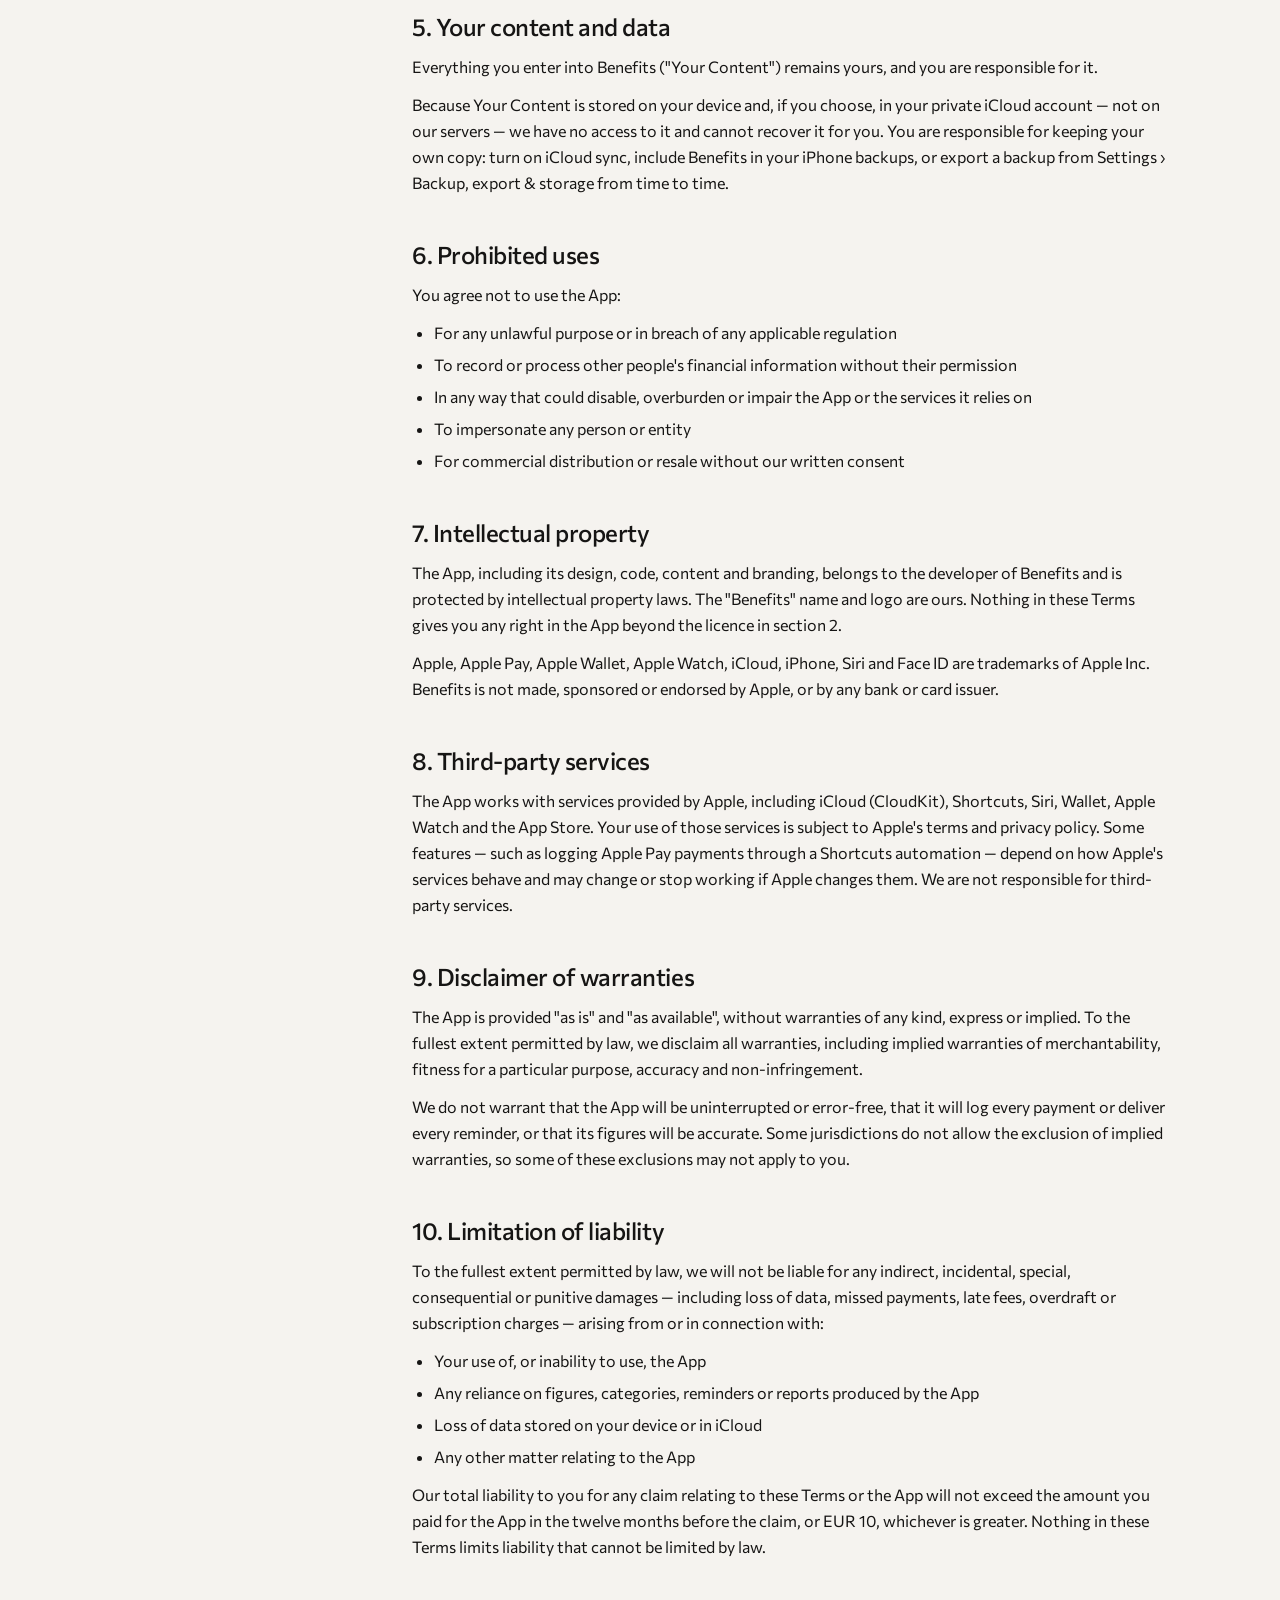
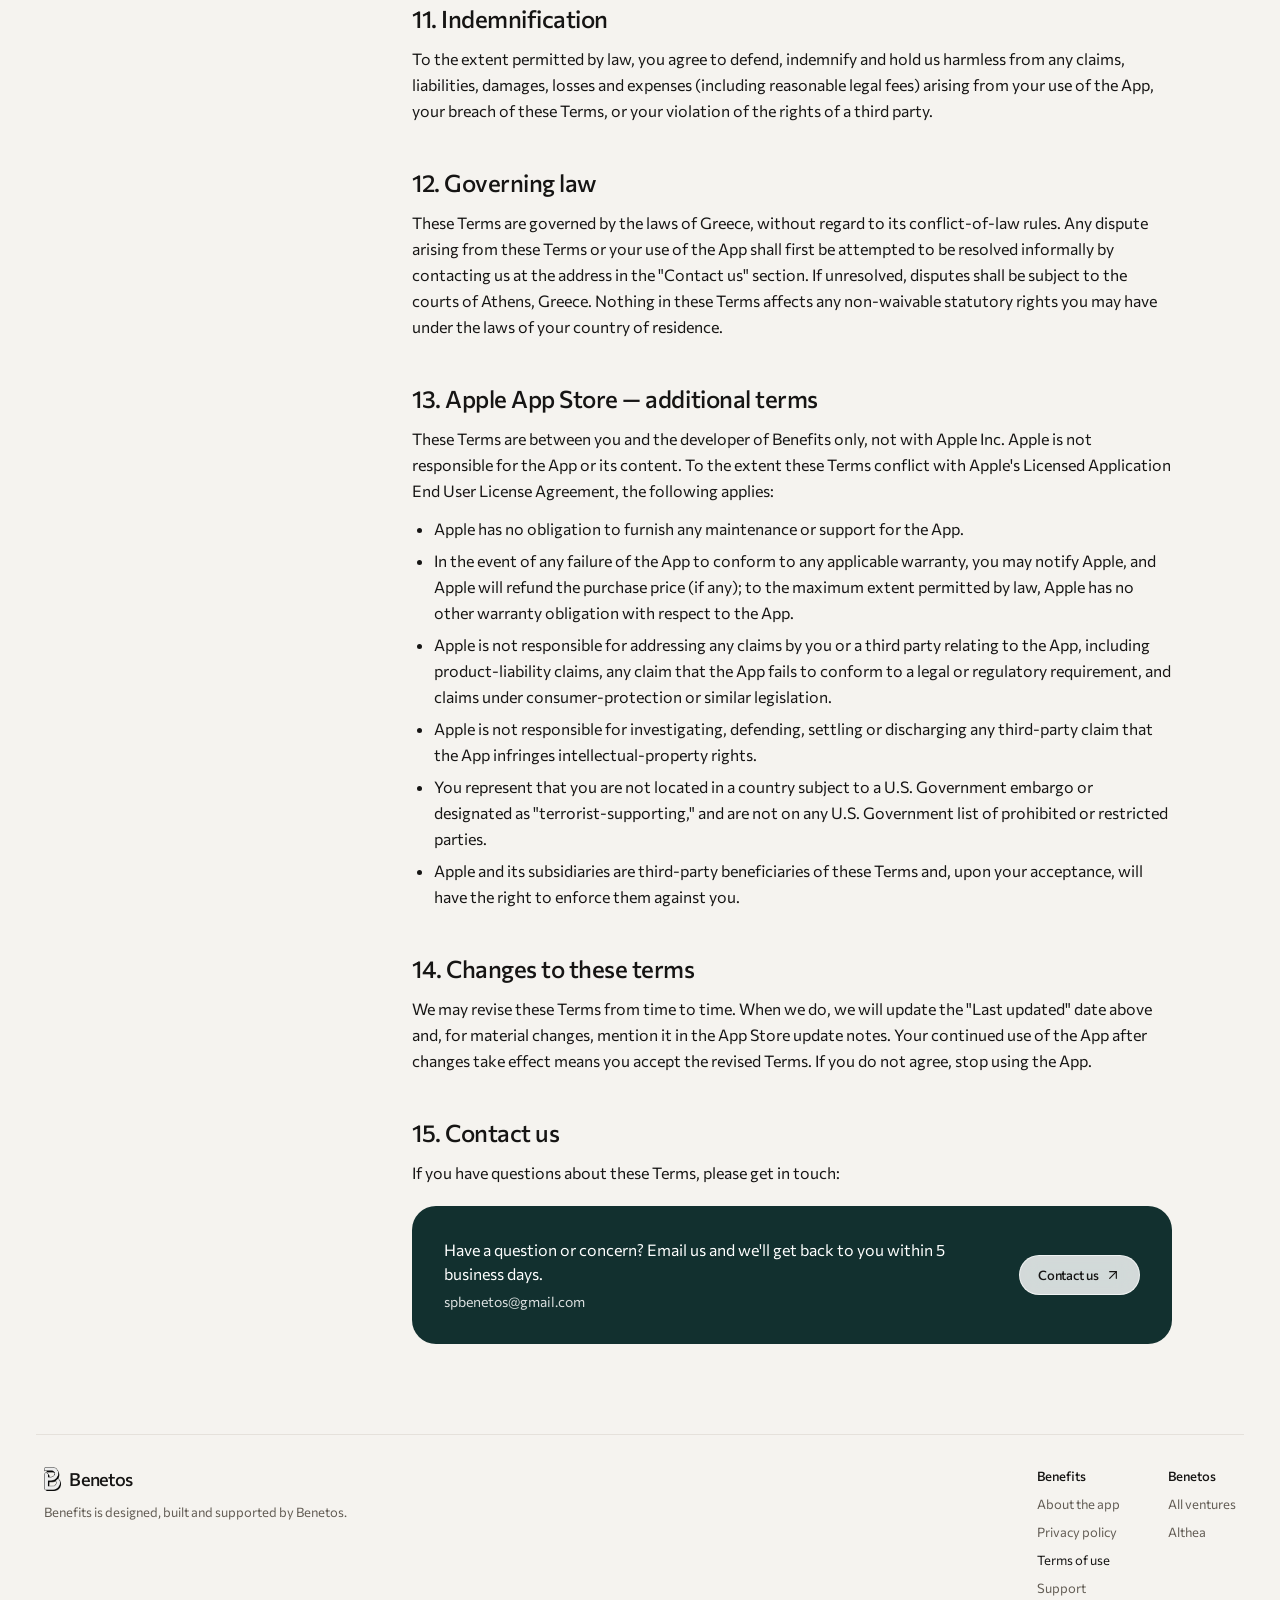
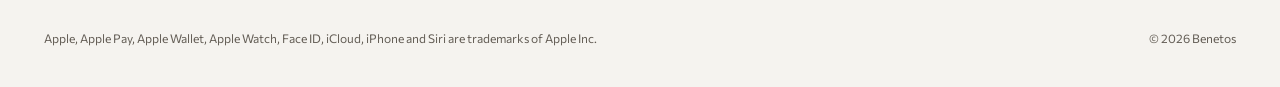
<file: benefits-terms/index.html>
<!doctype html>
<html lang="en">
<head>
<meta charset="utf-8">
<meta name="viewport" content="width=device-width, initial-scale=1">
<title>Terms of Use — Benefits</title>
<meta name="description" content="Terms of use for the Benefits budget and spending app for iPhone and Apple Watch.">
<link rel="canonical" href="https://benetos.com/benefits-terms/">
<meta name="theme-color" content="#f5f3ef">
<link rel="icon" href="/favicon.svg" type="image/svg+xml">
<link rel="icon" href="/favicon-32.png" sizes="32x32" type="image/png">
<link rel="apple-touch-icon" href="/apple-touch-icon.png">
<meta property="og:type" content="website">
<meta property="og:site_name" content="Benetos">
<meta property="og:title" content="Terms of Use — Benefits">
<meta property="og:description" content="Terms of use for the Benefits budget and spending app for iPhone and Apple Watch.">
<meta property="og:url" content="https://benetos.com/benefits-terms/">
<meta property="og:image" content="https://benetos.com/assets/og/benefits.jpg">
<meta property="og:image:width" content="1200">
<meta property="og:image:height" content="630">
<meta name="twitter:card" content="summary_large_image">
<link rel="preload" href="/assets/fonts/Commissioner-Latin.woff2" as="font" type="font/woff2" crossorigin>
<link rel="stylesheet" href="/assets/css/site.css">
<style>
body{margin:0}
a{color:inherit}a:hover{color:inherit}
.skip{position:absolute;left:-10000px;top:8px;z-index:20;padding:10px 16px;border-radius:9999px;background:var(--ink);color:var(--on-ink);font:500 13px/16px var(--font-sans);text-decoration:none}
.skip:focus{left:16px}
.sr-only{position:absolute;width:1px;height:1px;padding:0;margin:-1px;overflow:hidden;clip:rect(0,0,0,0);white-space:nowrap;border:0}
.legal a{text-underline-offset:3px}
.legal a:focus-visible,.toc a:focus-visible,.legal-tabs a:focus-visible{outline:2px solid transparent;box-shadow:var(--focus-ring);border-radius:4px}
.toc a{text-decoration:none}
.toc a:hover{color:var(--ink);text-decoration:underline;text-underline-offset:3px}
@media (max-width: 900px){.toc{display:none !important}}
</style>
<script src="/assets/js/site.js" defer></script>
</head>
<body>
<div data-dc-tpl="2" data-theme="light" id="top" style="position: relative; background: var(--canvas); color: var(--ink); font-family: var(--font-sans); padding: 16px clamp(16px, 2.8vw, 40px) 0px;"><a class="skip" href="#main">Skip to content</a><div style="position: relative; max-width: 1360px; margin: 0px auto;"><div style="width: 100%;"><header class="bn-nav bn-nav--clear"><a class="bn-nav__brand" href="/"><span class="bn-mark"><img alt="" class="bn-mark__img" decoding="async" height="24" src="/assets/img/logo-nav.png" width="18"/></span><span class="bn-nav__name">Benetos</span></a><nav aria-label="Primary" class="bn-nav__links"><a class="bn-nav__link" href="/">Ventures</a><a class="bn-nav__link" href="/althea/">Althea</a><a class="bn-nav__link" href="/benefits/">Benefits</a></nav><div class="bn-nav__end"><a class="bn-btn bn-btn--primary bn-btn--sm" href="/benefits-support/"><span class="bn-btn__label"><span>Support</span><svg aria-hidden="true" class="bn-icon bn-arrow" fill="none" focusable="false" height="14" stroke="currentColor" stroke-linecap="round" stroke-linejoin="round" stroke-width="1.75" viewbox="0 0 24 24" width="14"><path d="M7 17 17 7"></path><path d="M7 7h10v10"></path></svg></span><span aria-hidden="true" class="bn-fill"><span>Support</span><svg aria-hidden="true" class="bn-icon bn-arrow" fill="none" focusable="false" height="14" stroke="currentColor" stroke-linecap="round" stroke-linejoin="round" stroke-width="1.75" viewbox="0 0 24 24" width="14"><path d="M7 17 17 7"></path><path d="M7 7h10v10"></path></svg></span></a><button aria-controls="legal-menu" aria-expanded="false" class="bn-nav__menu" type="button"><span class="bn-btn__label"><span>Menu</span><svg aria-hidden="true" class="bn-icon" fill="none" focusable="false" height="16" stroke="currentColor" stroke-linecap="round" stroke-linejoin="round" stroke-width="1.75" viewbox="0 0 24 24" width="16"><path d="M4 9h16"></path><path d="M4 15h16"></path></svg></span><span aria-hidden="true" class="bn-fill"><span>Menu</span><svg aria-hidden="true" class="bn-icon" fill="none" focusable="false" height="16" stroke="currentColor" stroke-linecap="round" stroke-linejoin="round" stroke-width="1.75" viewbox="0 0 24 24" width="16"><path d="M4 9h16"></path><path d="M4 15h16"></path></svg></span></button></div></header></div><nav aria-label="Menu" data-dc-tpl="7" hidden="" id="legal-menu" style="position: absolute; right: 8px; top: 60px; z-index: 10; width: 240px; padding: 8px; border-radius: var(--radius-lg); background: var(--surface); border: 1px solid var(--line); box-shadow: var(--shadow-md); display: flex; flex-direction: column;"><a href="/" style="padding: 12px 14px; border-radius: 12px; font-size: 15px; line-height: 20px; text-decoration: none;">Home</a><a href="/benefits/" style="padding: 12px 14px; border-radius: 12px; font-size: 15px; line-height: 20px; text-decoration: none;">Benefits</a><a href="/benefits-privacy/" style="padding: 12px 14px; border-radius: 12px; font-size: 15px; line-height: 20px; text-decoration: none;">Privacy policy</a><a aria-current="page" href="/benefits-terms/" style="padding: 12px 14px; border-radius: 12px; font-size: 15px; line-height: 20px; text-decoration: none; background: var(--stone-100);">Terms of use</a><a href="/benefits-support/" style="padding: 12px 14px; border-radius: 12px; font-size: 15px; line-height: 20px; text-decoration: none;">Support</a></nav></div><main id="main" style="max-width: 1360px; margin: 0px auto; display: flex; flex-direction: column; gap: clamp(48px, 6vw, 80px);"><header style="display: flex; flex-direction: column; align-items: center; text-align: center; padding-top: clamp(32px, 4.5vw, 64px);"><a href="/benefits/" style="display: inline-flex; align-items: center; gap: 10px; padding: 4px 14px 4px 4px; border-radius: 9999px; background: var(--surface); border: 1px solid var(--line); font-size: 13px; line-height: 16px; font-weight: 500; text-decoration: none;"><img alt="" height="28" src="/assets/img/benefits-icon-real.webp" style="width: 28px; height: 28px; border-radius: 7px;" width="28"/>
Benefits for iPhone and Apple Watch
</a><h1 style="margin: 28px 0px 0px; font-size: clamp(44px, 5.2vw, 76px); line-height: 1; font-weight: 500; letter-spacing: -0.05em;">Terms of Use</h1><p style="margin: 20px 0px 0px; font-size: 15px; line-height: 22px; color: var(--ink-muted);">Last updated: <time datetime="2026-10-01">October 1, 2026</time></p><nav aria-label="Benefits legal pages" class="legal-tabs" style="margin-top: 32px; display: inline-flex; flex-wrap: wrap; justify-content: center; gap: 4px; padding: 4px; border-radius: 9999px; background: var(--stone-100);"><a href="/benefits-privacy/" style="display: inline-flex; align-items: center; min-height: 40px; padding: 0px 18px; border-radius: 9999px; font-size: 14px; line-height: 16px; font-weight: 500; text-decoration: none;">Privacy policy</a><a aria-current="page" href="/benefits-terms/" style="display: inline-flex; align-items: center; min-height: 40px; padding: 0px 18px; border-radius: 9999px; background: var(--surface); box-shadow: var(--shadow-sm); font-size: 14px; line-height: 16px; font-weight: 500; text-decoration: none;">Terms of use</a><a href="/benefits-support/" style="display: inline-flex; align-items: center; min-height: 40px; padding: 0px 18px; border-radius: 9999px; font-size: 14px; line-height: 16px; font-weight: 500; text-decoration: none;">Support</a></nav></header><div style="display: flex; flex-wrap: wrap; justify-content: center; align-items: flex-start; gap: clamp(32px, 5vw, 72px);"><nav aria-label="On this page" class="toc" style="flex: 0 0 240px; display: flex; flex-direction: column; gap: 12px; padding-top: 4px;"><span style="font-size: 12px; line-height: 16px; font-weight: 500; letter-spacing: 0.06em; text-transform: uppercase; color: var(--ink-muted);">On this page</span><ol style="list-style: none; margin: 0px; padding: 0px; display: flex; flex-direction: column; gap: 2px; font-size: 14px; line-height: 20px; color: var(--ink-muted);"><li><a href="#acceptance" style="display: block; padding: 6px 0px;">1. Acceptance of terms</a></li><li><a href="#license" style="display: block; padding: 6px 0px;">2. Licence to use the App</a></li><li><a href="#not-financial-advice" style="display: block; padding: 6px 0px;">3. A record-keeping tool, not a financial service</a></li><li><a href="#purchases" style="display: block; padding: 6px 0px;">4. Price and purchases</a></li><li><a href="#your-content" style="display: block; padding: 6px 0px;">5. Your content and data</a></li><li><a href="#prohibited" style="display: block; padding: 6px 0px;">6. Prohibited uses</a></li><li><a href="#ip" style="display: block; padding: 6px 0px;">7. Intellectual property</a></li><li><a href="#third-parties" style="display: block; padding: 6px 0px;">8. Third-party services</a></li><li><a href="#warranties" style="display: block; padding: 6px 0px;">9. Disclaimer of warranties</a></li><li><a href="#liability" style="display: block; padding: 6px 0px;">10. Limitation of liability</a></li><li><a href="#indemnification" style="display: block; padding: 6px 0px;">11. Indemnification</a></li><li><a href="#governing-law" style="display: block; padding: 6px 0px;">12. Governing law</a></li><li><a href="#apple" style="display: block; padding: 6px 0px;">13. Apple App Store — additional terms</a></li><li><a href="#changes" style="display: block; padding: 6px 0px;">14. Changes to these terms</a></li><li><a href="#contact" style="display: block; padding: 6px 0px;">15. Contact us</a></li></ol></nav><article aria-label="Terms of Use" class="legal" style="flex: 1 1 560px; min-width: 0px; max-width: 760px; display: flex; flex-direction: column; gap: 44px; font-size: 16px; line-height: 26px;"><section aria-labelledby="acceptance-h" id="acceptance" style="display: flex; flex-direction: column; gap: 12px;"><h2 id="acceptance-h" style="margin: 0px; font-size: 24px; line-height: 30px; font-weight: 500; letter-spacing: -0.02em;">1. Acceptance of terms</h2><p style="margin: 0px;">By downloading, installing or using the Benefits app for iPhone and Apple Watch ("App"), you agree to these Terms of Use ("Terms"). If you do not agree, do not download or use the App.</p><p style="margin: 0px;">These Terms are an agreement between you and the developer of Benefits. Your use of the App is also subject to Apple's Licensed Application End User License Agreement and the App Store Terms and Conditions. Our <a href="/benefits-privacy/">Privacy Policy</a> explains how information is handled.</p></section><section aria-labelledby="license-h" id="license" style="display: flex; flex-direction: column; gap: 12px;"><h2 id="license-h" style="margin: 0px; font-size: 24px; line-height: 30px; font-weight: 500; letter-spacing: -0.02em;">2. Licence to use the App</h2><p style="margin: 0px;">Subject to these Terms, we grant you a limited, non-exclusive, non-transferable, revocable licence to download and use the App on Apple-branded devices that you own or control, for your personal, non-commercial purposes.</p><p style="margin: 0px;">You may not:</p><ul style="margin: 0px; padding-left: 22px; display: flex; flex-direction: column; gap: 6px;"><li>Copy, modify or distribute the App or any part of it</li><li>Reverse engineer, decompile or attempt to extract the source code, except where the law allows it</li><li>Sell, sublicense, rent or lend access to the App to anyone else</li><li>Remove any proprietary notices, labels or branding</li><li>Use the App to build a competing product or service</li></ul></section><section aria-labelledby="not-financial-advice-h" id="not-financial-advice" style="display: flex; flex-direction: column; gap: 12px;"><h2 id="not-financial-advice-h" style="margin: 0px; font-size: 24px; line-height: 30px; font-weight: 500; letter-spacing: -0.02em;">3. A record-keeping tool, not a financial service</h2><div style="padding: clamp(20px, 3vw, 28px); border-radius: var(--radius-lg); background: var(--stone-100);"><p style="margin: 0px; font-size: 17px; line-height: 27px;">Benefits is a personal record-keeping tool. It is not a bank or a financial service: it does not connect to your bank or card accounts, hold money, make payments or move money, and it does not give financial, investment, tax or legal advice.</p></div><p style="margin: 0px;">The totals, budgets, projections and reports in the App are only as accurate as the information entered into it. Categories suggested from merchant names, payments logged by a Shortcuts automation, renewals logged automatically and reminders are conveniences that can be wrong, late or missed — for example if a notification is turned off, an automation does not run, or a merchant name is unfamiliar. Always rely on your bank and card statements for the true position of your accounts, and on your providers for the real renewal dates and prices of your subscriptions.</p></section><section aria-labelledby="purchases-h" id="purchases" style="display: flex; flex-direction: column; gap: 12px;"><h2 id="purchases-h" style="margin: 0px; font-size: 24px; line-height: 30px; font-weight: 500; letter-spacing: -0.02em;">4. Price and purchases</h2><p style="margin: 0px;">The App is distributed through Apple's App Store. If the App, or anything in it, is offered for a price, the purchase is made through the App Store and handled by Apple under its terms; refunds are requested from Apple through its usual process. We will update these Terms before introducing any paid feature.</p></section><section aria-labelledby="your-content-h" id="your-content" style="display: flex; flex-direction: column; gap: 12px;"><h2 id="your-content-h" style="margin: 0px; font-size: 24px; line-height: 30px; font-weight: 500; letter-spacing: -0.02em;">5. Your content and data</h2><p style="margin: 0px;">Everything you enter into Benefits ("Your Content") remains yours, and you are responsible for it.</p><p style="margin: 0px;">Because Your Content is stored on your device and, if you choose, in your private iCloud account — not on our servers — we have no access to it and cannot recover it for you. You are responsible for keeping your own copy: turn on iCloud sync, include Benefits in your iPhone backups, or export a backup from Settings › Backup, export &amp; storage from time to time.</p></section><section aria-labelledby="prohibited-h" id="prohibited" style="display: flex; flex-direction: column; gap: 12px;"><h2 id="prohibited-h" style="margin: 0px; font-size: 24px; line-height: 30px; font-weight: 500; letter-spacing: -0.02em;">6. Prohibited uses</h2><p style="margin: 0px;">You agree not to use the App:</p><ul style="margin: 0px; padding-left: 22px; display: flex; flex-direction: column; gap: 6px;"><li>For any unlawful purpose or in breach of any applicable regulation</li><li>To record or process other people's financial information without their permission</li><li>In any way that could disable, overburden or impair the App or the services it relies on</li><li>To impersonate any person or entity</li><li>For commercial distribution or resale without our written consent</li></ul></section><section aria-labelledby="ip-h" id="ip" style="display: flex; flex-direction: column; gap: 12px;"><h2 id="ip-h" style="margin: 0px; font-size: 24px; line-height: 30px; font-weight: 500; letter-spacing: -0.02em;">7. Intellectual property</h2><p style="margin: 0px;">The App, including its design, code, content and branding, belongs to the developer of Benefits and is protected by intellectual property laws. The "Benefits" name and logo are ours. Nothing in these Terms gives you any right in the App beyond the licence in section 2.</p><p style="margin: 0px;">Apple, Apple Pay, Apple Wallet, Apple Watch, iCloud, iPhone, Siri and Face ID are trademarks of Apple Inc. Benefits is not made, sponsored or endorsed by Apple, or by any bank or card issuer.</p></section><section aria-labelledby="third-parties-h" id="third-parties" style="display: flex; flex-direction: column; gap: 12px;"><h2 id="third-parties-h" style="margin: 0px; font-size: 24px; line-height: 30px; font-weight: 500; letter-spacing: -0.02em;">8. Third-party services</h2><p style="margin: 0px;">The App works with services provided by Apple, including iCloud (CloudKit), Shortcuts, Siri, Wallet, Apple Watch and the App Store. Your use of those services is subject to Apple's terms and privacy policy. Some features — such as logging Apple Pay payments through a Shortcuts automation — depend on how Apple's services behave and may change or stop working if Apple changes them. We are not responsible for third-party services.</p></section><section aria-labelledby="warranties-h" id="warranties" style="display: flex; flex-direction: column; gap: 12px;"><h2 id="warranties-h" style="margin: 0px; font-size: 24px; line-height: 30px; font-weight: 500; letter-spacing: -0.02em;">9. Disclaimer of warranties</h2><p style="margin: 0px;">The App is provided "as is" and "as available", without warranties of any kind, express or implied. To the fullest extent permitted by law, we disclaim all warranties, including implied warranties of merchantability, fitness for a particular purpose, accuracy and non-infringement.</p><p style="margin: 0px;">We do not warrant that the App will be uninterrupted or error-free, that it will log every payment or deliver every reminder, or that its figures will be accurate. Some jurisdictions do not allow the exclusion of implied warranties, so some of these exclusions may not apply to you.</p></section><section aria-labelledby="liability-h" id="liability" style="display: flex; flex-direction: column; gap: 12px;"><h2 id="liability-h" style="margin: 0px; font-size: 24px; line-height: 30px; font-weight: 500; letter-spacing: -0.02em;">10. Limitation of liability</h2><p style="margin: 0px;">To the fullest extent permitted by law, we will not be liable for any indirect, incidental, special, consequential or punitive damages — including loss of data, missed payments, late fees, overdraft or subscription charges — arising from or in connection with:</p><ul style="margin: 0px; padding-left: 22px; display: flex; flex-direction: column; gap: 6px;"><li>Your use of, or inability to use, the App</li><li>Any reliance on figures, categories, reminders or reports produced by the App</li><li>Loss of data stored on your device or in iCloud</li><li>Any other matter relating to the App</li></ul><p style="margin: 0px;">Our total liability to you for any claim relating to these Terms or the App will not exceed the amount you paid for the App in the twelve months before the claim, or EUR 10, whichever is greater. Nothing in these Terms limits liability that cannot be limited by law.</p></section><section aria-labelledby="indemnification-h" id="indemnification" style="display: flex; flex-direction: column; gap: 12px;"><h2 id="indemnification-h" style="margin: 0px; font-size: 24px; line-height: 30px; font-weight: 500; letter-spacing: -0.02em;">11. Indemnification</h2><p style="margin: 0px;">To the extent permitted by law, you agree to defend, indemnify and hold us harmless from any claims, liabilities, damages, losses and expenses (including reasonable legal fees) arising from your use of the App, your breach of these Terms, or your violation of the rights of a third party.</p></section><section aria-labelledby="governing-law-h" id="governing-law" style="display: flex; flex-direction: column; gap: 12px;"><h2 id="governing-law-h" style="margin: 0px; font-size: 24px; line-height: 30px; font-weight: 500; letter-spacing: -0.02em;">12. Governing law</h2><p style="margin: 0px;">These Terms are governed by the laws of Greece, without regard to its conflict-of-law rules. Any dispute arising from these Terms or your use of the App shall first be attempted to be resolved informally by contacting us at the address in the "Contact us" section. If unresolved, disputes shall be subject to the courts of Athens, Greece. Nothing in these Terms affects any non-waivable statutory rights you may have under the laws of your country of residence.</p></section><section aria-labelledby="apple-h" id="apple" style="display: flex; flex-direction: column; gap: 12px;"><h2 id="apple-h" style="margin: 0px; font-size: 24px; line-height: 30px; font-weight: 500; letter-spacing: -0.02em;">13. Apple App Store — additional terms</h2><p style="margin: 0px;">These Terms are between you and the developer of Benefits only, not with Apple Inc. Apple is not responsible for the App or its content. To the extent these Terms conflict with Apple's Licensed Application End User License Agreement, the following applies:</p><ul style="margin: 0px; padding-left: 22px; display: flex; flex-direction: column; gap: 6px;"><li>Apple has no obligation to furnish any maintenance or support for the App.</li><li>In the event of any failure of the App to conform to any applicable warranty, you may notify Apple, and Apple will refund the purchase price (if any); to the maximum extent permitted by law, Apple has no other warranty obligation with respect to the App.</li><li>Apple is not responsible for addressing any claims by you or a third party relating to the App, including product-liability claims, any claim that the App fails to conform to a legal or regulatory requirement, and claims under consumer-protection or similar legislation.</li><li>Apple is not responsible for investigating, defending, settling or discharging any third-party claim that the App infringes intellectual-property rights.</li><li>You represent that you are not located in a country subject to a U.S. Government embargo or designated as "terrorist-supporting," and are not on any U.S. Government list of prohibited or restricted parties.</li><li>Apple and its subsidiaries are third-party beneficiaries of these Terms and, upon your acceptance, will have the right to enforce them against you.</li></ul></section><section aria-labelledby="changes-h" id="changes" style="display: flex; flex-direction: column; gap: 12px;"><h2 id="changes-h" style="margin: 0px; font-size: 24px; line-height: 30px; font-weight: 500; letter-spacing: -0.02em;">14. Changes to these terms</h2><p style="margin: 0px;">We may revise these Terms from time to time. When we do, we will update the "Last updated" date above and, for material changes, mention it in the App Store update notes. Your continued use of the App after changes take effect means you accept the revised Terms. If you do not agree, stop using the App.</p></section><section aria-labelledby="contact-h" id="contact" style="display: flex; flex-direction: column; gap: 12px;"><h2 id="contact-h" style="margin: 0px; font-size: 24px; line-height: 30px; font-weight: 500; letter-spacing: -0.02em;">15. Contact us</h2><p style="margin: 0px;">If you have questions about these Terms, please get in touch:</p><div style="margin-top: 8px; padding: clamp(24px, 3vw, 32px); border-radius: var(--radius-lg); background: rgb(18, 48, 47); color: var(--on-stone); display: flex; flex-wrap: wrap; align-items: center; justify-content: space-between; gap: 20px;"><div style="flex: 1 1 280px; display: flex; flex-direction: column; gap: 6px;"><p style="margin: 0px; font-size: 16px; line-height: 24px;">Have a question or concern? Email us and we'll get back to you within 5 business days.</p><p style="margin: 0px; font-size: 14px; line-height: 20px; opacity: 0.85;">spbenetos@gmail.com</p></div><a class="bn-btn bn-btn--glass bn-btn--md" href="mailto:spbenetos@gmail.com?subject=Benefits"><span class="bn-btn__label"><span>Contact us</span><svg aria-hidden="true" class="bn-icon bn-arrow" fill="none" focusable="false" height="16" stroke="currentColor" stroke-linecap="round" stroke-linejoin="round" stroke-width="1.75" viewbox="0 0 24 24" width="16"><path d="M7 17 17 7"></path><path d="M7 7h10v10"></path></svg></span><span aria-hidden="true" class="bn-fill"><span>Contact us</span><svg aria-hidden="true" class="bn-icon bn-arrow" fill="none" focusable="false" height="16" stroke="currentColor" stroke-linecap="round" stroke-linejoin="round" stroke-width="1.75" viewbox="0 0 24 24" width="16"><path d="M7 17 17 7"></path><path d="M7 7h10v10"></path></svg></span></a></div></section></article></div></main><footer style="max-width: 1360px; margin: clamp(64px, 7vw, 96px) auto 0px; padding: 32px 8px 40px; border-top: 1px solid var(--line); display: flex; flex-direction: column; gap: 32px;"><div style="display: flex; flex-wrap: wrap; align-items: flex-start; justify-content: space-between; gap: 32px;"><div style="display: flex; flex-direction: column; gap: 12px; max-width: 320px;"><a href="/" style="display: inline-flex; align-items: center; gap: 8px; text-decoration: none;"><img alt="" height="24" src="/assets/img/logo-nav.png" style="display: block; height: 24px; width: auto;" width="18"/><span style="font-size: 18px; line-height: 24px; font-weight: 500; letter-spacing: -0.02em;">Benetos</span></a><p style="margin: 0px; font-size: 13px; line-height: 18px; color: var(--ink-muted);">Benefits is designed, built and supported by Benetos.</p></div><nav aria-label="Footer" style="display: flex; flex-wrap: wrap; gap: 48px;"><div style="display: flex; flex-direction: column; gap: 10px; font-size: 13px; line-height: 18px;"><span style="font-weight: 500;">Benefits</span><a href="/benefits/" style="color: var(--ink-muted); text-decoration: none;">About the app</a><a href="/benefits-privacy/" style="color: var(--ink-muted); text-decoration: none;">Privacy policy</a><a aria-current="page" href="/benefits-terms/" style="color: var(--ink); text-decoration: none;">Terms of use</a><a href="/benefits-support/" style="color: var(--ink-muted); text-decoration: none;">Support</a></div><div style="display: flex; flex-direction: column; gap: 10px; font-size: 13px; line-height: 18px;"><span style="font-weight: 500;">Benetos</span><a href="/" style="color: var(--ink-muted); text-decoration: none;">All ventures</a><a href="/althea/" style="color: var(--ink-muted); text-decoration: none;">Althea</a></div></nav></div><div style="display: flex; flex-wrap: wrap; justify-content: space-between; gap: 16px; font-size: 12px; line-height: 18px; color: var(--ink-muted);"><p style="margin: 0px; max-width: 760px;">Apple, Apple Pay, Apple Wallet, Apple Watch, Face ID, iCloud, iPhone and Siri are trademarks of Apple Inc.</p><p style="margin: 0px;">© 2026 Benetos</p></div></footer></div>
</body>
</html>
</file>
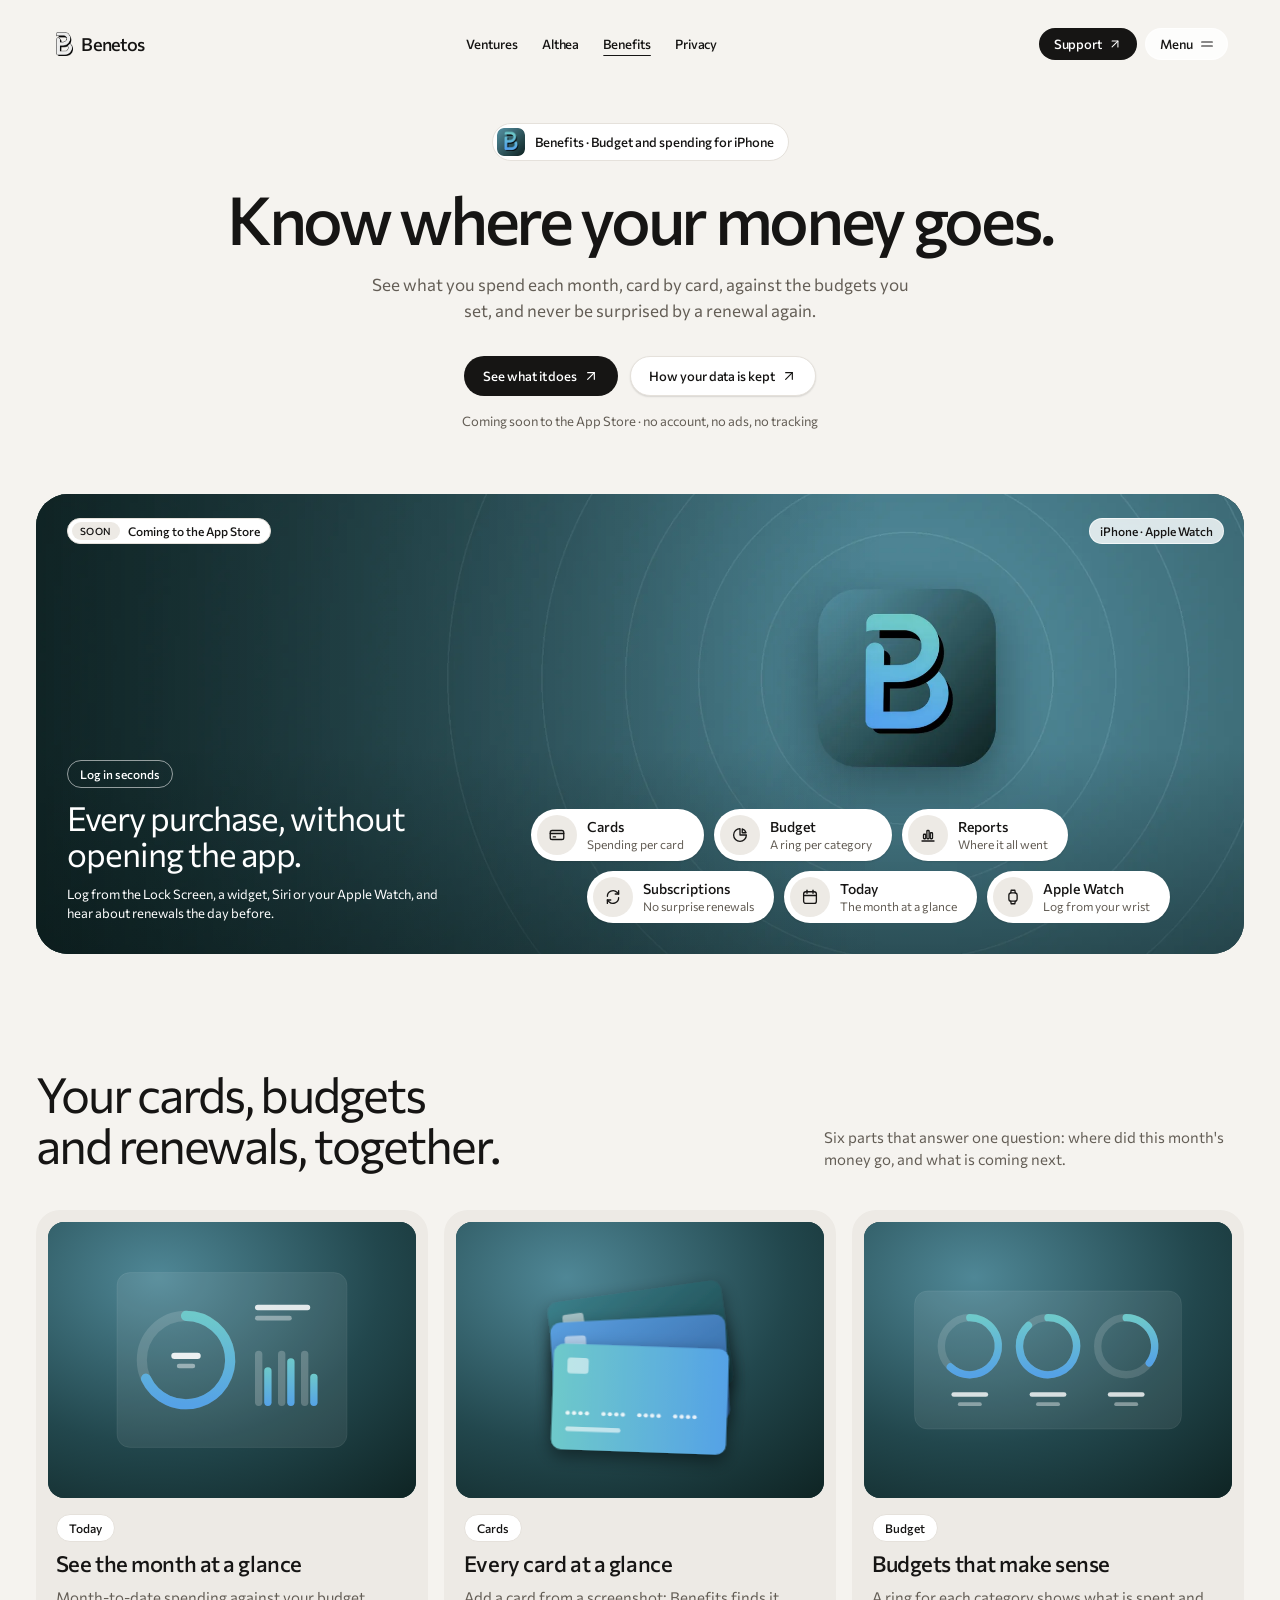
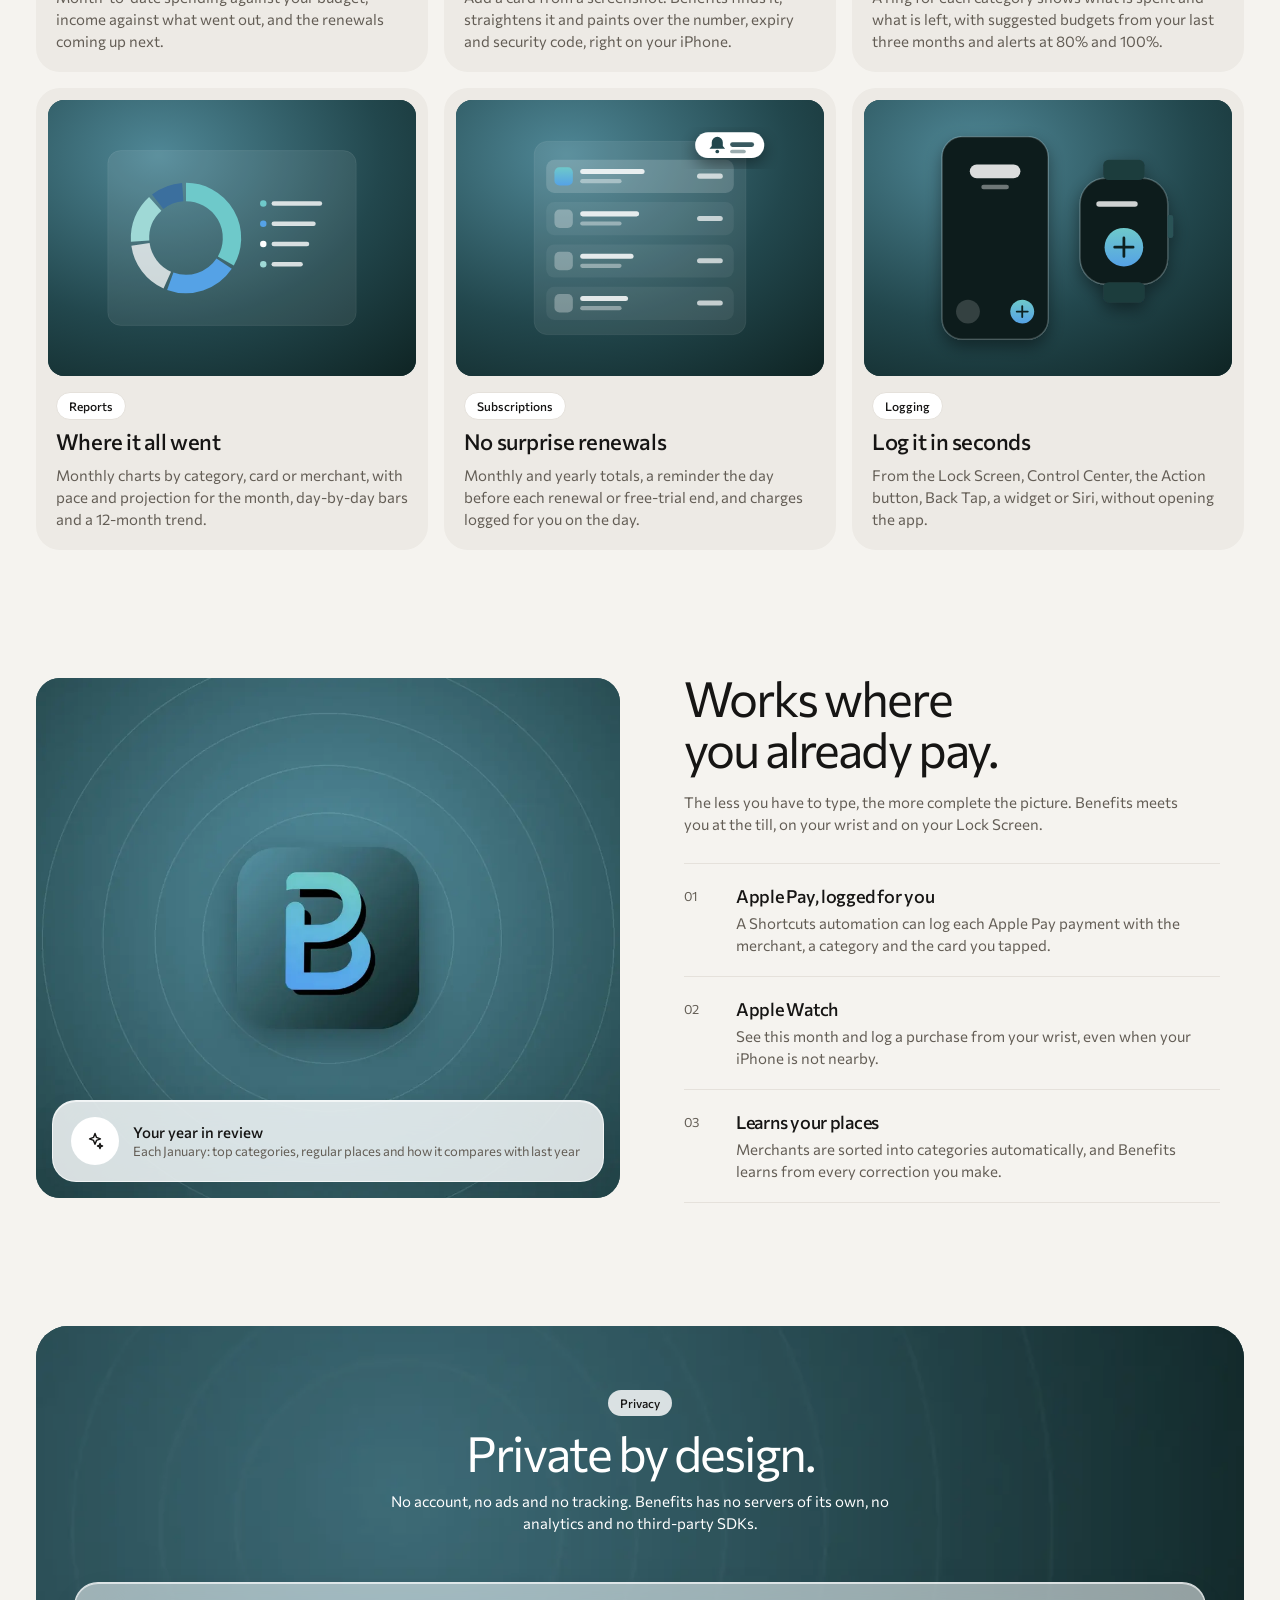
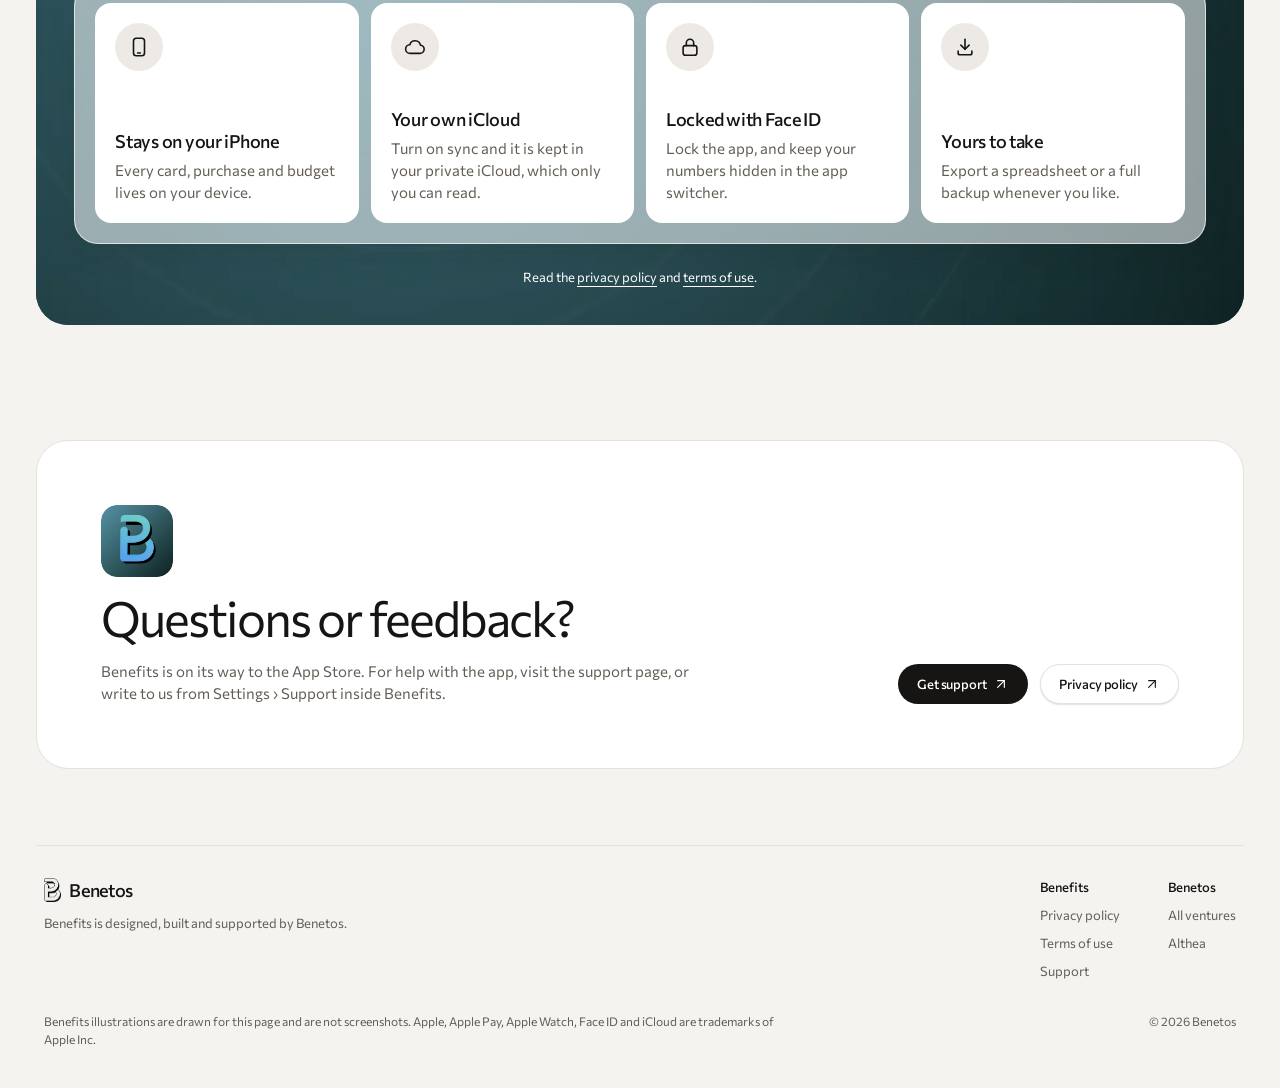
<file: benefits/index.html>
<!doctype html>
<html lang="en">
<head>
<meta charset="utf-8">
<meta name="viewport" content="width=device-width, initial-scale=1">
<title>Benefits — budget and spending for iPhone</title>
<meta name="description" content="See what you spend each month, card by card, against the budgets you set. No account, no ads and no tracking.">
<link rel="canonical" href="https://benetos.com/benefits/">
<meta name="theme-color" content="#f5f3ef">
<link rel="icon" href="/favicon.svg" type="image/svg+xml">
<link rel="icon" href="/favicon-32.png" sizes="32x32" type="image/png">
<link rel="apple-touch-icon" href="/apple-touch-icon.png">
<meta property="og:type" content="website">
<meta property="og:site_name" content="Benetos">
<meta property="og:title" content="Benefits — budget and spending for iPhone">
<meta property="og:description" content="See what you spend each month, card by card, against the budgets you set. No account, no ads and no tracking.">
<meta property="og:url" content="https://benetos.com/benefits/">
<meta property="og:image" content="https://benetos.com/assets/og/benefits.jpg">
<meta property="og:image:width" content="1200">
<meta property="og:image:height" content="630">
<meta name="twitter:card" content="summary_large_image">
<link rel="preload" href="/assets/fonts/Commissioner-Latin.woff2" as="font" type="font/woff2" crossorigin>
<link rel="stylesheet" href="/assets/css/site.css">
<style>
body{margin:0}
a{color:inherit}a:hover{color:inherit}
.skip{position:absolute;left:-10000px;top:8px;z-index:20;padding:10px 16px;border-radius:9999px;background:var(--ink);color:var(--on-ink);font:500 13px/16px var(--font-sans);text-decoration:none}
.skip:focus{left:16px}
.text-link{text-underline-offset:4px}
.text-link:focus-visible{outline:2px solid transparent;box-shadow:var(--focus-ring);border-radius:4px}
@media (max-width: 720px){
.hero-panel{min-height:740px !important;padding-top:20px !important}
.hero-img{height:400px !important;object-position:76% 50% !important}
.hero-scrim{background:linear-gradient(180deg, rgba(18,48,47,0) 0px, rgba(18,48,47,0) 250px, #12302f 400px) !important}
}
</style>
<script src="/assets/js/site.js" defer></script>
</head>
<body>
<div data-dc-tpl="2" data-theme="light" id="top" style="position: relative; background: var(--canvas); color: var(--ink); font-family: var(--font-sans); padding: 16px clamp(12px, 2.8vw, 40px) 0px;"><a class="skip" href="#main">Skip to content</a><div style="position: relative; max-width: 1360px; margin: 0px auto;"><div style="width: 100%;"><header class="bn-nav bn-nav--clear"><a class="bn-nav__brand" href="/"><span class="bn-mark"><img alt="" class="bn-mark__img" decoding="async" height="24" src="/assets/img/logo-nav.png" width="18"/></span><span class="bn-nav__name">Benetos</span></a><nav aria-label="Primary" class="bn-nav__links"><a class="bn-nav__link" href="/">Ventures</a><a class="bn-nav__link" href="/althea/">Althea</a><a aria-current="page" class="bn-nav__link is-current" href="#top">Benefits</a><a class="bn-nav__link" href="#privacy">Privacy</a></nav><div class="bn-nav__end"><a class="bn-btn bn-btn--primary bn-btn--sm" href="/benefits-support/"><span class="bn-btn__label"><span>Support</span><svg aria-hidden="true" class="bn-icon bn-arrow" fill="none" focusable="false" height="14" stroke="currentColor" stroke-linecap="round" stroke-linejoin="round" stroke-width="1.75" viewbox="0 0 24 24" width="14"><path d="M7 17 17 7"></path><path d="M7 7h10v10"></path></svg></span><span aria-hidden="true" class="bn-fill"><span>Support</span><svg aria-hidden="true" class="bn-icon bn-arrow" fill="none" focusable="false" height="14" stroke="currentColor" stroke-linecap="round" stroke-linejoin="round" stroke-width="1.75" viewbox="0 0 24 24" width="14"><path d="M7 17 17 7"></path><path d="M7 7h10v10"></path></svg></span></a><button aria-controls="benefits-menu" aria-expanded="false" class="bn-nav__menu" type="button"><span class="bn-btn__label"><span>Menu</span><svg aria-hidden="true" class="bn-icon" fill="none" focusable="false" height="16" stroke="currentColor" stroke-linecap="round" stroke-linejoin="round" stroke-width="1.75" viewbox="0 0 24 24" width="16"><path d="M4 9h16"></path><path d="M4 15h16"></path></svg></span><span aria-hidden="true" class="bn-fill"><span>Menu</span><svg aria-hidden="true" class="bn-icon" fill="none" focusable="false" height="16" stroke="currentColor" stroke-linecap="round" stroke-linejoin="round" stroke-width="1.75" viewbox="0 0 24 24" width="16"><path d="M4 9h16"></path><path d="M4 15h16"></path></svg></span></button></div></header></div><nav aria-label="Menu" data-dc-tpl="7" hidden="" id="benefits-menu" style="position: absolute; right: 8px; top: 60px; z-index: 10; width: 240px; padding: 8px; border-radius: var(--radius-lg); background: var(--surface); border: 1px solid var(--line); box-shadow: var(--shadow-md); display: flex; flex-direction: column;"><a href="/" style="padding: 12px 14px; border-radius: 12px; font-size: 15px; line-height: 20px; text-decoration: none;">Home</a><a href="#features" style="padding: 12px 14px; border-radius: 12px; font-size: 15px; line-height: 20px; text-decoration: none;">Features</a><a href="#privacy" style="padding: 12px 14px; border-radius: 12px; font-size: 15px; line-height: 20px; text-decoration: none;">Privacy</a><a href="/althea/" style="padding: 12px 14px; border-radius: 12px; font-size: 15px; line-height: 20px; text-decoration: none;">Althea</a><a href="/benefits-support/" style="padding: 12px 14px; border-radius: 12px; font-size: 15px; line-height: 20px; text-decoration: none;">Support</a></nav></div><main id="main" style="max-width: 1360px; margin: 0px auto; display: flex; flex-direction: column; gap: clamp(88px, 9vw, 128px);"><section aria-labelledby="benefits-title" style="display: flex; flex-direction: column; align-items: center; padding-top: clamp(32px, 4vw, 56px);"><span style="display: inline-flex; align-items: center; gap: 10px; padding: 4px 14px 4px 4px; border-radius: 9999px; background: var(--surface); border: 1px solid var(--line); font-size: 13px; line-height: 16px; font-weight: 500;"><img alt="" height="28" src="/assets/img/benefits-icon-real.webp" style="width: 28px; height: 28px; border-radius: 7px;" width="28"/>
Benefits · Budget and spending for iPhone
</span><h1 id="benefits-title" style="margin: 24px 0px 0px; max-width: 900px; text-align: center; font-size: clamp(44px, 5.2vw, 76px); line-height: 1; font-weight: 500; letter-spacing: -0.05em; text-wrap: balance;">Know where your money goes.</h1><p style="margin: 20px 0px 0px; max-width: 560px; text-align: center; font-size: 17px; line-height: 26px; color: var(--ink-muted); text-wrap: pretty;">See what you spend each month, card by card, against the budgets you set, and never be surprised by a renewal again.</p><div style="margin-top: 32px; display: flex; flex-wrap: wrap; justify-content: center; gap: 12px;"><a class="bn-btn bn-btn--primary bn-btn--md" href="#features"><span class="bn-btn__label"><span>See what it does</span><svg aria-hidden="true" class="bn-icon bn-arrow" fill="none" focusable="false" height="16" stroke="currentColor" stroke-linecap="round" stroke-linejoin="round" stroke-width="1.75" viewbox="0 0 24 24" width="16"><path d="M7 17 17 7"></path><path d="M7 7h10v10"></path></svg></span><span aria-hidden="true" class="bn-fill"><span>See what it does</span><svg aria-hidden="true" class="bn-icon bn-arrow" fill="none" focusable="false" height="16" stroke="currentColor" stroke-linecap="round" stroke-linejoin="round" stroke-width="1.75" viewbox="0 0 24 24" width="16"><path d="M7 17 17 7"></path><path d="M7 7h10v10"></path></svg></span></a><a class="bn-btn bn-btn--secondary bn-btn--md" href="#privacy"><span class="bn-btn__label"><span>How your data is kept</span><svg aria-hidden="true" class="bn-icon bn-arrow" fill="none" focusable="false" height="16" stroke="currentColor" stroke-linecap="round" stroke-linejoin="round" stroke-width="1.75" viewbox="0 0 24 24" width="16"><path d="M7 17 17 7"></path><path d="M7 7h10v10"></path></svg></span><span aria-hidden="true" class="bn-fill"><span>How your data is kept</span><svg aria-hidden="true" class="bn-icon bn-arrow" fill="none" focusable="false" height="16" stroke="currentColor" stroke-linecap="round" stroke-linejoin="round" stroke-width="1.75" viewbox="0 0 24 24" width="16"><path d="M7 17 17 7"></path><path d="M7 7h10v10"></path></svg></span></a></div><p style="margin: 16px 0px 0px; font-size: 13px; line-height: 18px; color: var(--ink-muted);">Coming soon to the App Store · no account, no ads, no tracking</p><div class="hero-panel" style="position: relative; width: 100%; box-sizing: border-box; margin-top: clamp(48px, 5vw, 64px); min-height: max(460px, 34vw); padding: 24px 0px clamp(24px, 2.4vw, 32px) clamp(20px, 2.4vw, 32px); border-radius: var(--radius-xl); overflow: hidden; background: rgb(18, 48, 47); display: flex; flex-direction: column; justify-content: space-between; gap: 32px;"><img alt="The Benefits app icon, a blue and teal letter B, on a deep teal field" class="hero-img" fetchpriority="high" height="880" sizes="(max-width: 1440px) 100vw, 1360px" src="/assets/img/benefits-wide2.webp" srcset="/assets/img/benefits-wide2-1200.webp 1200w, /assets/img/benefits-wide2.webp 2400w" style="position: absolute; inset: 0px; width: 100%; height: 100%; object-fit: cover; object-position: 70% 50%;" width="2400"/><div aria-hidden="true" class="hero-scrim" style="position: absolute; inset: 0px; background: linear-gradient(90deg, rgba(8, 22, 22, 0.55) 0%, rgba(8, 22, 22, 0.25) 45%, rgba(8, 22, 22, 0) 70%), linear-gradient(0deg, rgba(8, 22, 22, 0.4) 0%, rgba(8, 22, 22, 0) 45%);"></div><div style="position: relative; padding-right: 20px; display: flex; flex-wrap: wrap; justify-content: space-between; gap: 12px;"><span class="bn-pill bn-pill--outline"><span class="bn-pill__prefix">Soon</span><span class="bn-pill__text">Coming to the App Store</span></span><span class="bn-pill bn-pill--glass"><span class="bn-pill__text">iPhone · Apple Watch</span></span></div><div style="position: relative; display: flex; flex-wrap: wrap; align-items: flex-end; justify-content: space-between; gap: 24px;"><div style="max-width: 440px; color: var(--on-stone); display: flex; flex-direction: column; gap: 12px;"><span style="align-self: flex-start; display: inline-flex; align-items: center; height: 26px; padding: 0px 12px; border-radius: 9999px; border: 1px solid rgba(255, 255, 255, 0.55); font-size: 12px; line-height: 16px; font-weight: 500;">Log in seconds</span><h2 style="margin: 0px; font-size: clamp(28px, 2.6vw, 38px); line-height: 1.1; font-weight: 400; letter-spacing: -0.03em;">Every purchase, without opening the app.</h2><p style="margin: 0px; max-width: 380px; font-size: 13px; line-height: 19px;">Log from the Lock Screen, a widget, Siri or your Apple Watch, and hear about renewals the day before.</p></div><div style="flex: 1 1 560px; min-width: 0px; max-width: 820px; display: flex; flex-direction: column; gap: 10px; overflow: hidden;"><ul aria-label="What Benefits covers" style="list-style: none; margin: 0px; padding: 0px; display: flex; gap: 10px;"><li style="flex: 0 0 auto; display: inline-flex; align-items: center; gap: 10px; height: 52px; padding: 0px 20px 0px 6px; border-radius: 9999px; background: var(--surface); color: var(--ink); box-shadow: var(--shadow-sm);"><span aria-hidden="true" style="flex: 0 0 auto; width: 40px; height: 40px; border-radius: 9999px; background: var(--stone-100); display: inline-flex; align-items: center; justify-content: center;"><svg fill="none" height="18" stroke="currentColor" stroke-linecap="round" stroke-linejoin="round" stroke-width="1.75" viewbox="0 0 24 24" width="18"><rect height="12" rx="2.5" width="18" x="3" y="6"></rect><path d="M3 10h18"></path><path d="M7 14.5h3"></path></svg></span><span style="display: flex; flex-direction: column;"><span style="font-size: 14px; line-height: 18px; font-weight: 500;">Cards</span><span style="font-size: 12px; line-height: 16px; color: var(--ink-muted);">Spending per card</span></span></li><li style="flex: 0 0 auto; display: inline-flex; align-items: center; gap: 10px; height: 52px; padding: 0px 20px 0px 6px; border-radius: 9999px; background: var(--surface); color: var(--ink); box-shadow: var(--shadow-sm);"><span aria-hidden="true" style="flex: 0 0 auto; width: 40px; height: 40px; border-radius: 9999px; background: var(--stone-100); display: inline-flex; align-items: center; justify-content: center;"><svg fill="none" height="18" stroke="currentColor" stroke-linecap="round" stroke-linejoin="round" stroke-width="1.75" viewbox="0 0 24 24" width="18"><path d="M20.5 12A8.5 8.5 0 1 1 12 3.5V12z"></path><path d="M15 3.9A8.5 8.5 0 0 1 20.1 9H15z"></path></svg></span><span style="display: flex; flex-direction: column;"><span style="font-size: 14px; line-height: 18px; font-weight: 500;">Budget</span><span style="font-size: 12px; line-height: 16px; color: var(--ink-muted);">A ring per category</span></span></li><li style="flex: 0 0 auto; display: inline-flex; align-items: center; gap: 10px; height: 52px; padding: 0px 20px 0px 6px; border-radius: 9999px; background: var(--surface); color: var(--ink); box-shadow: var(--shadow-sm);"><span aria-hidden="true" style="flex: 0 0 auto; width: 40px; height: 40px; border-radius: 9999px; background: var(--stone-100); display: inline-flex; align-items: center; justify-content: center;"><svg fill="none" height="18" stroke="currentColor" stroke-linecap="round" stroke-linejoin="round" stroke-width="1.75" viewbox="0 0 24 24" width="18"><path d="M4 20h16"></path><rect height="6" rx="1" width="3" x="6" y="11"></rect><rect height="11" rx="1" width="3" x="10.5" y="6"></rect><rect height="8" rx="1" width="3" x="15" y="9"></rect></svg></span><span style="display: flex; flex-direction: column;"><span style="font-size: 14px; line-height: 18px; font-weight: 500;">Reports</span><span style="font-size: 12px; line-height: 16px; color: var(--ink-muted);">Where it all went</span></span></li></ul><ul aria-label="More of what Benefits covers" style="list-style: none; margin: 0px; padding: 0px 0px 0px 56px; display: flex; gap: 10px;"><li style="flex: 0 0 auto; display: inline-flex; align-items: center; gap: 10px; height: 52px; padding: 0px 20px 0px 6px; border-radius: 9999px; background: var(--surface); color: var(--ink); box-shadow: var(--shadow-sm);"><span aria-hidden="true" style="flex: 0 0 auto; width: 40px; height: 40px; border-radius: 9999px; background: var(--stone-100); display: inline-flex; align-items: center; justify-content: center;"><svg fill="none" height="18" stroke="currentColor" stroke-linecap="round" stroke-linejoin="round" stroke-width="1.75" viewbox="0 0 24 24" width="18"><path d="M4.5 11a7.5 7.5 0 0 1 12.8-5.3L19.5 8"></path><path d="M19.5 3.5V8H15"></path><path d="M19.5 13a7.5 7.5 0 0 1-12.8 5.3L4.5 16"></path><path d="M4.5 20.5V16H9"></path></svg></span><span style="display: flex; flex-direction: column;"><span style="font-size: 14px; line-height: 18px; font-weight: 500;">Subscriptions</span><span style="font-size: 12px; line-height: 16px; color: var(--ink-muted);">No surprise renewals</span></span></li><li style="flex: 0 0 auto; display: inline-flex; align-items: center; gap: 10px; height: 52px; padding: 0px 20px 0px 6px; border-radius: 9999px; background: var(--surface); color: var(--ink); box-shadow: var(--shadow-sm);"><span aria-hidden="true" style="flex: 0 0 auto; width: 40px; height: 40px; border-radius: 9999px; background: var(--stone-100); display: inline-flex; align-items: center; justify-content: center;"><svg fill="none" height="18" stroke="currentColor" stroke-linecap="round" stroke-linejoin="round" stroke-width="1.75" viewbox="0 0 24 24" width="18"><rect height="15.5" rx="3" width="17" x="3.5" y="5"></rect><path d="M3.5 10h17"></path><path d="M8 3v4"></path><path d="M16 3v4"></path></svg></span><span style="display: flex; flex-direction: column;"><span style="font-size: 14px; line-height: 18px; font-weight: 500;">Today</span><span style="font-size: 12px; line-height: 16px; color: var(--ink-muted);">The month at a glance</span></span></li><li style="flex: 0 0 auto; display: inline-flex; align-items: center; gap: 10px; height: 52px; padding: 0px 20px 0px 6px; border-radius: 9999px; background: var(--surface); color: var(--ink); box-shadow: var(--shadow-sm);"><span aria-hidden="true" style="flex: 0 0 auto; width: 40px; height: 40px; border-radius: 9999px; background: var(--stone-100); display: inline-flex; align-items: center; justify-content: center;"><svg fill="none" height="18" stroke="currentColor" stroke-linecap="round" stroke-linejoin="round" stroke-width="1.75" viewbox="0 0 24 24" width="18"><rect height="11" rx="3" width="11" x="6.5" y="6.5"></rect><path d="M9 6.5 9.5 3h5l.5 3.5"></path><path d="M9 17.5l.5 3.5h5l.5-3.5"></path></svg></span><span style="display: flex; flex-direction: column;"><span style="font-size: 14px; line-height: 18px; font-weight: 500;">Apple Watch</span><span style="font-size: 12px; line-height: 16px; color: var(--ink-muted);">Log from your wrist</span></span></li></ul></div></div></div></section><section aria-labelledby="features-title" id="features" style="display: flex; flex-direction: column; gap: 40px;"><div style="display: flex; flex-wrap: wrap; align-items: flex-end; justify-content: space-between; gap: 24px 40px;"><h2 id="features-title" style="margin: 0px; max-width: 640px; font-size: clamp(36px, 3.8vw, 56px); line-height: 1.04; font-weight: 400; letter-spacing: -0.04em; text-wrap: balance;">Your cards, budgets and renewals, together.</h2><p style="margin: 0px; max-width: 420px; font-size: 15px; line-height: 22px; color: var(--ink-muted);">Six parts that answer one question: where did this month's money go, and what is coming next.</p></div><ul style="list-style: none; margin: 0px; padding: 0px; display: grid; grid-template-columns: repeat(auto-fill, minmax(min(100%, 360px), 1fr)); gap: 16px;"><li style="display: flex; flex-direction: column; gap: 16px; padding: 12px 12px 20px; border-radius: var(--radius-lg); background: var(--stone-100);"><img alt="" decoding="async" height="600" loading="lazy" src="/assets/img/benefits-today.svg" style="display: block; width: 100%; height: auto; aspect-ratio: 4 / 3; object-fit: cover; border-radius: var(--radius-md); background: rgb(34, 71, 77);" width="800"/><div style="padding: 0px 8px; display: flex; flex-direction: column; gap: 8px;"><span style="align-self: flex-start; display: inline-flex; align-items: center; height: 26px; padding: 0px 12px; border-radius: 9999px; background: var(--surface); border: 1px solid var(--line); font-size: 12px; line-height: 16px; font-weight: 500;"><span class="sc-interp">Today</span></span><h3 style="margin: 0px; font-size: 22px; line-height: 28px; font-weight: 500; letter-spacing: -0.02em;"><span class="sc-interp">See the month at a glance</span></h3><p style="margin: 0px; font-size: 15px; line-height: 22px; color: var(--ink-muted);"><span class="sc-interp">Month-to-date spending against your budget, income against what went out, and the renewals coming up next.</span></p></div></li><li style="display: flex; flex-direction: column; gap: 16px; padding: 12px 12px 20px; border-radius: var(--radius-lg); background: var(--stone-100);"><img alt="" decoding="async" height="600" loading="lazy" src="/assets/img/benefits-cards.svg" style="display: block; width: 100%; height: auto; aspect-ratio: 4 / 3; object-fit: cover; border-radius: var(--radius-md); background: rgb(34, 71, 77);" width="800"/><div style="padding: 0px 8px; display: flex; flex-direction: column; gap: 8px;"><span style="align-self: flex-start; display: inline-flex; align-items: center; height: 26px; padding: 0px 12px; border-radius: 9999px; background: var(--surface); border: 1px solid var(--line); font-size: 12px; line-height: 16px; font-weight: 500;"><span class="sc-interp">Cards</span></span><h3 style="margin: 0px; font-size: 22px; line-height: 28px; font-weight: 500; letter-spacing: -0.02em;"><span class="sc-interp">Every card at a glance</span></h3><p style="margin: 0px; font-size: 15px; line-height: 22px; color: var(--ink-muted);"><span class="sc-interp">Add a card from a screenshot: Benefits finds it, straightens it and paints over the number, expiry and security code, right on your iPhone.</span></p></div></li><li style="display: flex; flex-direction: column; gap: 16px; padding: 12px 12px 20px; border-radius: var(--radius-lg); background: var(--stone-100);"><img alt="" decoding="async" height="600" loading="lazy" src="/assets/img/benefits-budget.svg" style="display: block; width: 100%; height: auto; aspect-ratio: 4 / 3; object-fit: cover; border-radius: var(--radius-md); background: rgb(34, 71, 77);" width="800"/><div style="padding: 0px 8px; display: flex; flex-direction: column; gap: 8px;"><span style="align-self: flex-start; display: inline-flex; align-items: center; height: 26px; padding: 0px 12px; border-radius: 9999px; background: var(--surface); border: 1px solid var(--line); font-size: 12px; line-height: 16px; font-weight: 500;"><span class="sc-interp">Budget</span></span><h3 style="margin: 0px; font-size: 22px; line-height: 28px; font-weight: 500; letter-spacing: -0.02em;"><span class="sc-interp">Budgets that make sense</span></h3><p style="margin: 0px; font-size: 15px; line-height: 22px; color: var(--ink-muted);"><span class="sc-interp">A ring for each category shows what is spent and what is left, with suggested budgets from your last three months and alerts at 80% and 100%.</span></p></div></li><li style="display: flex; flex-direction: column; gap: 16px; padding: 12px 12px 20px; border-radius: var(--radius-lg); background: var(--stone-100);"><img alt="" decoding="async" height="600" loading="lazy" src="/assets/img/benefits-reports.svg" style="display: block; width: 100%; height: auto; aspect-ratio: 4 / 3; object-fit: cover; border-radius: var(--radius-md); background: rgb(34, 71, 77);" width="800"/><div style="padding: 0px 8px; display: flex; flex-direction: column; gap: 8px;"><span style="align-self: flex-start; display: inline-flex; align-items: center; height: 26px; padding: 0px 12px; border-radius: 9999px; background: var(--surface); border: 1px solid var(--line); font-size: 12px; line-height: 16px; font-weight: 500;"><span class="sc-interp">Reports</span></span><h3 style="margin: 0px; font-size: 22px; line-height: 28px; font-weight: 500; letter-spacing: -0.02em;"><span class="sc-interp">Where it all went</span></h3><p style="margin: 0px; font-size: 15px; line-height: 22px; color: var(--ink-muted);"><span class="sc-interp">Monthly charts by category, card or merchant, with pace and projection for the month, day-by-day bars and a 12-month trend.</span></p></div></li><li style="display: flex; flex-direction: column; gap: 16px; padding: 12px 12px 20px; border-radius: var(--radius-lg); background: var(--stone-100);"><img alt="" decoding="async" height="600" loading="lazy" src="/assets/img/benefits-subscriptions.svg" style="display: block; width: 100%; height: auto; aspect-ratio: 4 / 3; object-fit: cover; border-radius: var(--radius-md); background: rgb(34, 71, 77);" width="800"/><div style="padding: 0px 8px; display: flex; flex-direction: column; gap: 8px;"><span style="align-self: flex-start; display: inline-flex; align-items: center; height: 26px; padding: 0px 12px; border-radius: 9999px; background: var(--surface); border: 1px solid var(--line); font-size: 12px; line-height: 16px; font-weight: 500;"><span class="sc-interp">Subscriptions</span></span><h3 style="margin: 0px; font-size: 22px; line-height: 28px; font-weight: 500; letter-spacing: -0.02em;"><span class="sc-interp">No surprise renewals</span></h3><p style="margin: 0px; font-size: 15px; line-height: 22px; color: var(--ink-muted);"><span class="sc-interp">Monthly and yearly totals, a reminder the day before each renewal or free-trial end, and charges logged for you on the day.</span></p></div></li><li style="display: flex; flex-direction: column; gap: 16px; padding: 12px 12px 20px; border-radius: var(--radius-lg); background: var(--stone-100);"><img alt="" decoding="async" height="600" loading="lazy" src="/assets/img/benefits-log.svg" style="display: block; width: 100%; height: auto; aspect-ratio: 4 / 3; object-fit: cover; border-radius: var(--radius-md); background: rgb(34, 71, 77);" width="800"/><div style="padding: 0px 8px; display: flex; flex-direction: column; gap: 8px;"><span style="align-self: flex-start; display: inline-flex; align-items: center; height: 26px; padding: 0px 12px; border-radius: 9999px; background: var(--surface); border: 1px solid var(--line); font-size: 12px; line-height: 16px; font-weight: 500;"><span class="sc-interp">Logging</span></span><h3 style="margin: 0px; font-size: 22px; line-height: 28px; font-weight: 500; letter-spacing: -0.02em;"><span class="sc-interp">Log it in seconds</span></h3><p style="margin: 0px; font-size: 15px; line-height: 22px; color: var(--ink-muted);"><span class="sc-interp">From the Lock Screen, Control Center, the Action button, Back Tap, a widget or Siri, without opening the app.</span></p></div></li></ul></section><section aria-labelledby="habits-title" style="display: grid; grid-template-columns: repeat(auto-fit, minmax(min(100%, 480px), 1fr)); gap: 40px; align-items: center;"><div style="position: relative; min-height: 520px; border-radius: var(--radius-lg); overflow: hidden; background: rgb(34, 71, 77);"><img alt="" decoding="async" height="1200" loading="lazy" sizes="(max-width: 720px) 100vw, 50vw" src="/assets/img/benefits-card.webp" srcset="/assets/img/benefits-card-1200.webp 1200w, /assets/img/benefits-card.webp 1600w" style="position: absolute; inset: 0px; width: 100%; height: 100%; object-fit: cover; object-position: 50% 35%;" width="1600"/><div style="position: absolute; left: 16px; right: 16px; bottom: 16px;"><div class="bn-glass bn-glass--strong"><div style="padding: 16px 18px; display: flex; align-items: center; gap: 14px; color: var(--ink);"><span aria-hidden="true" style="flex: 0 0 auto; width: 48px; height: 48px; border-radius: 9999px; background: var(--surface); display: inline-flex; align-items: center; justify-content: center;"><svg fill="none" height="20" stroke="currentColor" stroke-linecap="round" stroke-linejoin="round" stroke-width="1.75" viewbox="0 0 24 24" width="20"><path d="M12 3l1.8 4.7 4.7 1.8-4.7 1.8L12 16l-1.8-4.7-4.7-1.8 4.7-1.8z"></path><path d="M18 15l.8 2.2 2.2.8-2.2.8-.8 2.2-.8-2.2-2.2-.8 2.2-.8z"></path></svg></span><span style="display: flex; flex-direction: column;"><span style="font-size: 15px; line-height: 20px; font-weight: 500;">Your year in review</span><span style="font-size: 13px; line-height: 18px; color: var(--ink-muted);">Each January: top categories, regular places and how it compares with last year</span></span></div></div></div></div><div style="display: flex; flex-direction: column; gap: 28px; padding: 8px clamp(0px, 2vw, 24px);"><div style="display: flex; flex-direction: column; gap: 16px;"><h2 id="habits-title" style="margin: 0px; font-size: clamp(36px, 3.8vw, 56px); line-height: 1.04; font-weight: 400; letter-spacing: -0.04em; text-wrap: balance;">Works where you already pay.</h2><p style="margin: 0px; max-width: 500px; font-size: 15px; line-height: 22px; color: var(--ink-muted);">The less you have to type, the more complete the picture. Benefits meets you at the till, on your wrist and on your Lock Screen.</p></div><ol style="list-style: none; margin: 0px; padding: 0px; display: flex; flex-direction: column; border-top: 1px solid var(--line);"><li style="display: flex; gap: 20px; padding: 20px 0px; border-bottom: 1px solid var(--line);"><span aria-hidden="true" style="flex: 0 0 auto; width: 32px; font-size: 13px; line-height: 24px; color: var(--ink-muted);"><span class="sc-interp">01</span></span><span style="display: flex; flex-direction: column; gap: 4px;"><span style="font-size: 18px; line-height: 24px; font-weight: 500; letter-spacing: -0.015em;"><span class="sc-interp">Apple Pay, logged for you</span></span><span style="font-size: 15px; line-height: 22px; color: var(--ink-muted);"><span class="sc-interp">A Shortcuts automation can log each Apple Pay payment with the merchant, a category and the card you tapped.</span></span></span></li><li style="display: flex; gap: 20px; padding: 20px 0px; border-bottom: 1px solid var(--line);"><span aria-hidden="true" style="flex: 0 0 auto; width: 32px; font-size: 13px; line-height: 24px; color: var(--ink-muted);"><span class="sc-interp">02</span></span><span style="display: flex; flex-direction: column; gap: 4px;"><span style="font-size: 18px; line-height: 24px; font-weight: 500; letter-spacing: -0.015em;"><span class="sc-interp">Apple Watch</span></span><span style="font-size: 15px; line-height: 22px; color: var(--ink-muted);"><span class="sc-interp">See this month and log a purchase from your wrist, even when your iPhone is not nearby.</span></span></span></li><li style="display: flex; gap: 20px; padding: 20px 0px; border-bottom: 1px solid var(--line);"><span aria-hidden="true" style="flex: 0 0 auto; width: 32px; font-size: 13px; line-height: 24px; color: var(--ink-muted);"><span class="sc-interp">03</span></span><span style="display: flex; flex-direction: column; gap: 4px;"><span style="font-size: 18px; line-height: 24px; font-weight: 500; letter-spacing: -0.015em;"><span class="sc-interp">Learns your places</span></span><span style="font-size: 15px; line-height: 22px; color: var(--ink-muted);"><span class="sc-interp">Merchants are sorted into categories automatically, and Benefits learns from every correction you make.</span></span></span></li></ol></div></section><section aria-labelledby="privacy-title" id="privacy" style="position: relative; border-radius: var(--radius-xl); overflow: hidden; background: rgb(34, 71, 77); padding: clamp(32px, 5vw, 64px) clamp(16px, 3vw, 40px) clamp(24px, 3vw, 40px);"><img alt="" decoding="async" height="1080" loading="lazy" sizes="(max-width: 720px) 100vw, 50vw" src="/assets/img/benefits-glass-bg.webp" srcset="/assets/img/benefits-glass-bg-1200.webp 1200w, /assets/img/benefits-glass-bg.webp 1920w" style="position: absolute; inset: 0px; width: 100%; height: 100%; object-fit: cover;" width="1920"/><div aria-hidden="true" style="position: absolute; inset: 0px; background: rgba(8, 22, 22, 0.3);"></div><div style="position: relative; display: flex; flex-direction: column; align-items: center; gap: 12px; text-align: center; color: var(--on-stone);"><span style="display: inline-flex; align-items: center; height: 26px; padding: 0px 12px; border-radius: 9999px; background: var(--glass-strong); color: var(--ink); font-size: 12px; line-height: 16px; font-weight: 500;">Privacy</span><h2 id="privacy-title" style="margin: 0px; max-width: 640px; font-size: clamp(36px, 3.8vw, 56px); line-height: 1.04; font-weight: 400; letter-spacing: -0.04em; text-wrap: balance;">Private by design.</h2><p style="margin: 0px; max-width: 520px; font-size: 15px; line-height: 22px;">No account, no ads and no tracking. Benefits has no servers of its own, no analytics and no third-party SDKs.</p></div><div style="position: relative; margin-top: clamp(32px, 4vw, 48px);"><div class="bn-glass bn-glass--clear"><ul style="list-style: none; margin: 0px; padding: clamp(12px, 2vw, 20px); display: grid; grid-template-columns: repeat(auto-fit, minmax(min(100%, 240px), 1fr)); gap: 12px;"><li style="min-height: 220px; box-sizing: border-box; padding: 20px; border-radius: var(--radius-md); background: var(--surface); color: var(--ink); display: flex; flex-direction: column; justify-content: space-between; gap: 24px;"><span aria-hidden="true" style="width: 48px; height: 48px; border-radius: 9999px; background: var(--stone-100); display: inline-flex; align-items: center; justify-content: center;"><svg fill="none" height="22" stroke="currentColor" stroke-linecap="round" stroke-linejoin="round" stroke-width="1.75" viewbox="0 0 24 24" width="22"><rect height="19" rx="3" width="12" x="6" y="2.5"></rect><path d="M10.5 18.5h3"></path></svg></span><span style="display: flex; flex-direction: column; gap: 6px;"><span style="font-size: 18px; line-height: 24px; font-weight: 500; letter-spacing: -0.015em;">Stays on your iPhone</span><span style="font-size: 15px; line-height: 22px; color: var(--ink-muted);">Every card, purchase and budget lives on your device.</span></span></li><li style="min-height: 220px; box-sizing: border-box; padding: 20px; border-radius: var(--radius-md); background: var(--surface); color: var(--ink); display: flex; flex-direction: column; justify-content: space-between; gap: 24px;"><span aria-hidden="true" style="width: 48px; height: 48px; border-radius: 9999px; background: var(--stone-100); display: inline-flex; align-items: center; justify-content: center;"><svg fill="none" height="22" stroke="currentColor" stroke-linecap="round" stroke-linejoin="round" stroke-width="1.75" viewbox="0 0 24 24" width="22"><path d="M17.5 19a4.5 4.5 0 0 0 .5-8.97A6 6 0 0 0 6.34 9.5 4.75 4.75 0 0 0 6.75 19z"></path></svg></span><span style="display: flex; flex-direction: column; gap: 6px;"><span style="font-size: 18px; line-height: 24px; font-weight: 500; letter-spacing: -0.015em;">Your own iCloud</span><span style="font-size: 15px; line-height: 22px; color: var(--ink-muted);">Turn on sync and it is kept in your private iCloud, which only you can read.</span></span></li><li style="min-height: 220px; box-sizing: border-box; padding: 20px; border-radius: var(--radius-md); background: var(--surface); color: var(--ink); display: flex; flex-direction: column; justify-content: space-between; gap: 24px;"><span aria-hidden="true" style="width: 48px; height: 48px; border-radius: 9999px; background: var(--stone-100); display: inline-flex; align-items: center; justify-content: center;"><svg fill="none" height="22" stroke="currentColor" stroke-linecap="round" stroke-linejoin="round" stroke-width="1.75" viewbox="0 0 24 24" width="22"><rect height="10.5" rx="2.5" width="15" x="4.5" y="10.5"></rect><path d="M8 10.5V7.5a4 4 0 0 1 8 0v3"></path></svg></span><span style="display: flex; flex-direction: column; gap: 6px;"><span style="font-size: 18px; line-height: 24px; font-weight: 500; letter-spacing: -0.015em;">Locked with Face ID</span><span style="font-size: 15px; line-height: 22px; color: var(--ink-muted);">Lock the app, and keep your numbers hidden in the app switcher.</span></span></li><li style="min-height: 220px; box-sizing: border-box; padding: 20px; border-radius: var(--radius-md); background: var(--surface); color: var(--ink); display: flex; flex-direction: column; justify-content: space-between; gap: 24px;"><span aria-hidden="true" style="width: 48px; height: 48px; border-radius: 9999px; background: var(--stone-100); display: inline-flex; align-items: center; justify-content: center;"><svg fill="none" height="22" stroke="currentColor" stroke-linecap="round" stroke-linejoin="round" stroke-width="1.75" viewbox="0 0 24 24" width="22"><path d="M12 3.5v11"></path><path d="m7.5 10 4.5 4.5 4.5-4.5"></path><path d="M4.5 16.5v2a2 2 0 0 0 2 2h11a2 2 0 0 0 2-2v-2"></path></svg></span><span style="display: flex; flex-direction: column; gap: 6px;"><span style="font-size: 18px; line-height: 24px; font-weight: 500; letter-spacing: -0.015em;">Yours to take</span><span style="font-size: 15px; line-height: 22px; color: var(--ink-muted);">Export a spreadsheet or a full backup whenever you like.</span></span></li></ul></div></div><p style="position: relative; margin: 24px 0px 0px; text-align: center; font-size: 13px; line-height: 18px; color: var(--on-stone);">Read the <a class="text-link" href="/benefits-privacy/">privacy policy</a> and <a class="text-link" href="/benefits-terms/">terms of use</a>.</p></section><section aria-labelledby="support-title" style="border-radius: var(--radius-xl); background: var(--surface); border: 1px solid var(--line); padding: clamp(32px, 5vw, 64px); display: flex; flex-wrap: wrap; align-items: flex-end; justify-content: space-between; gap: 32px;"><div style="display: flex; flex-direction: column; gap: 16px; max-width: 600px;"><img alt="" height="72" src="/assets/img/benefits-icon-real.webp" style="width: 72px; height: 72px; border-radius: 16px;" width="72"/><h2 id="support-title" style="margin: 0px; font-size: clamp(36px, 3.8vw, 56px); line-height: 1.04; font-weight: 400; letter-spacing: -0.04em; text-wrap: balance;">Questions or feedback?</h2><p style="margin: 0px; font-size: 15px; line-height: 22px; color: var(--ink-muted);">Benefits is on its way to the App Store. For help with the app, visit the support page, or write to us from Settings › Support inside Benefits.</p></div><div style="display: flex; flex-wrap: wrap; gap: 12px;"><a class="bn-btn bn-btn--primary bn-btn--md" href="/benefits-support/"><span class="bn-btn__label"><span>Get support</span><svg aria-hidden="true" class="bn-icon bn-arrow" fill="none" focusable="false" height="16" stroke="currentColor" stroke-linecap="round" stroke-linejoin="round" stroke-width="1.75" viewbox="0 0 24 24" width="16"><path d="M7 17 17 7"></path><path d="M7 7h10v10"></path></svg></span><span aria-hidden="true" class="bn-fill"><span>Get support</span><svg aria-hidden="true" class="bn-icon bn-arrow" fill="none" focusable="false" height="16" stroke="currentColor" stroke-linecap="round" stroke-linejoin="round" stroke-width="1.75" viewbox="0 0 24 24" width="16"><path d="M7 17 17 7"></path><path d="M7 7h10v10"></path></svg></span></a><a class="bn-btn bn-btn--secondary bn-btn--md" href="/benefits-privacy/"><span class="bn-btn__label"><span>Privacy policy</span><svg aria-hidden="true" class="bn-icon bn-arrow" fill="none" focusable="false" height="16" stroke="currentColor" stroke-linecap="round" stroke-linejoin="round" stroke-width="1.75" viewbox="0 0 24 24" width="16"><path d="M7 17 17 7"></path><path d="M7 7h10v10"></path></svg></span><span aria-hidden="true" class="bn-fill"><span>Privacy policy</span><svg aria-hidden="true" class="bn-icon bn-arrow" fill="none" focusable="false" height="16" stroke="currentColor" stroke-linecap="round" stroke-linejoin="round" stroke-width="1.75" viewbox="0 0 24 24" width="16"><path d="M7 17 17 7"></path><path d="M7 7h10v10"></path></svg></span></a></div></section></main><footer style="max-width: 1360px; margin: clamp(56px, 6vw, 80px) auto 0px; padding: 32px 8px 40px; border-top: 1px solid var(--line); display: flex; flex-direction: column; gap: 32px;"><div style="display: flex; flex-wrap: wrap; align-items: flex-start; justify-content: space-between; gap: 32px;"><div style="display: flex; flex-direction: column; gap: 12px; max-width: 320px;"><a href="/" style="display: inline-flex; align-items: center; gap: 8px; text-decoration: none;"><img alt="" height="24" src="/assets/img/logo-nav.png" style="display: block; height: 24px; width: auto;" width="18"/><span style="font-size: 18px; line-height: 24px; font-weight: 500; letter-spacing: -0.02em;">Benetos</span></a><p style="margin: 0px; font-size: 13px; line-height: 18px; color: var(--ink-muted);">Benefits is designed, built and supported by Benetos.</p></div><nav aria-label="Footer" style="display: flex; flex-wrap: wrap; gap: 48px;"><div style="display: flex; flex-direction: column; gap: 10px; font-size: 13px; line-height: 18px;"><span style="font-weight: 500;">Benefits</span><a href="/benefits-privacy/" style="color: var(--ink-muted); text-decoration: none;">Privacy policy</a><a href="/benefits-terms/" style="color: var(--ink-muted); text-decoration: none;">Terms of use</a><a href="/benefits-support/" style="color: var(--ink-muted); text-decoration: none;">Support</a></div><div style="display: flex; flex-direction: column; gap: 10px; font-size: 13px; line-height: 18px;"><span style="font-weight: 500;">Benetos</span><a href="/" style="color: var(--ink-muted); text-decoration: none;">All ventures</a><a href="/althea/" style="color: var(--ink-muted); text-decoration: none;">Althea</a></div></nav></div><div style="display: flex; flex-wrap: wrap; justify-content: space-between; gap: 16px; font-size: 12px; line-height: 18px; color: var(--ink-muted);"><p style="margin: 0px; max-width: 760px;">Benefits illustrations are drawn for this page and are not screenshots. Apple, Apple Pay, Apple Watch, Face ID and iCloud are trademarks of Apple Inc.</p><p style="margin: 0px;">© 2026 Benetos</p></div></footer></div>
</body>
</html>
</file>
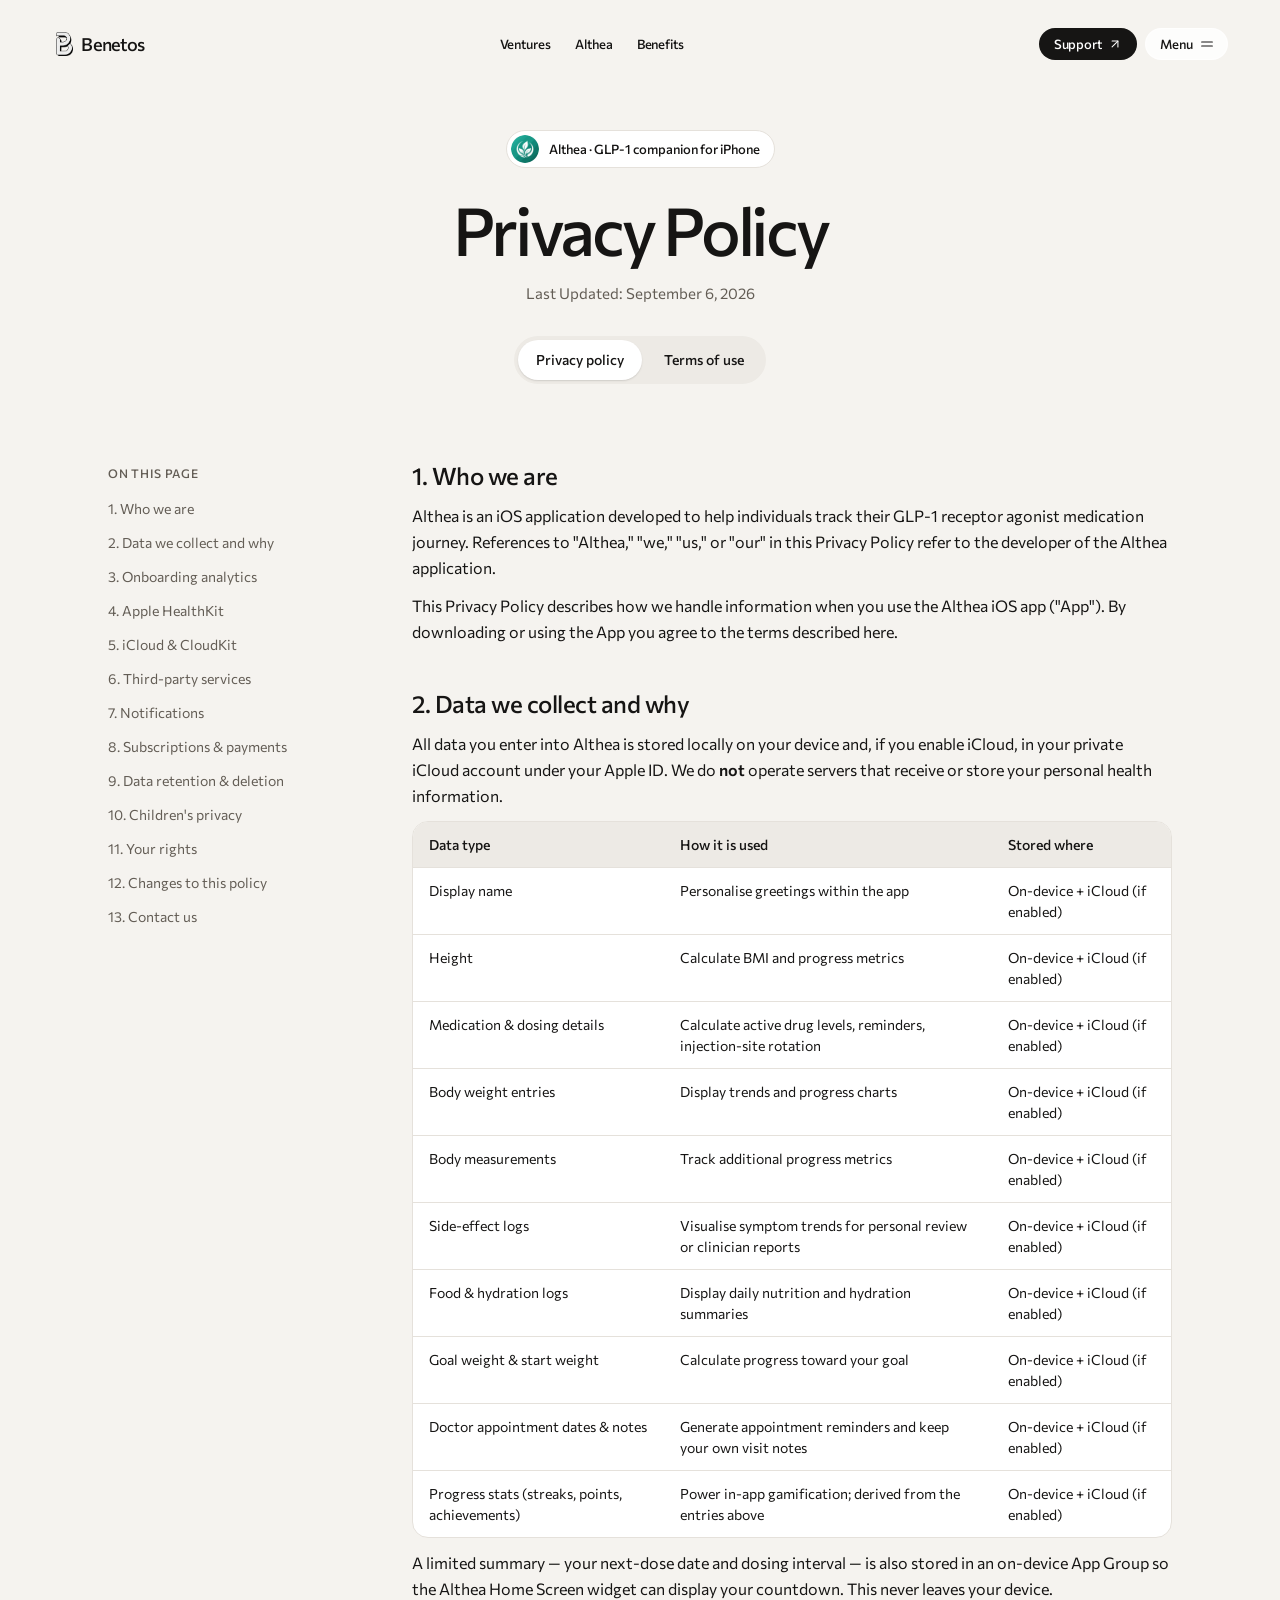
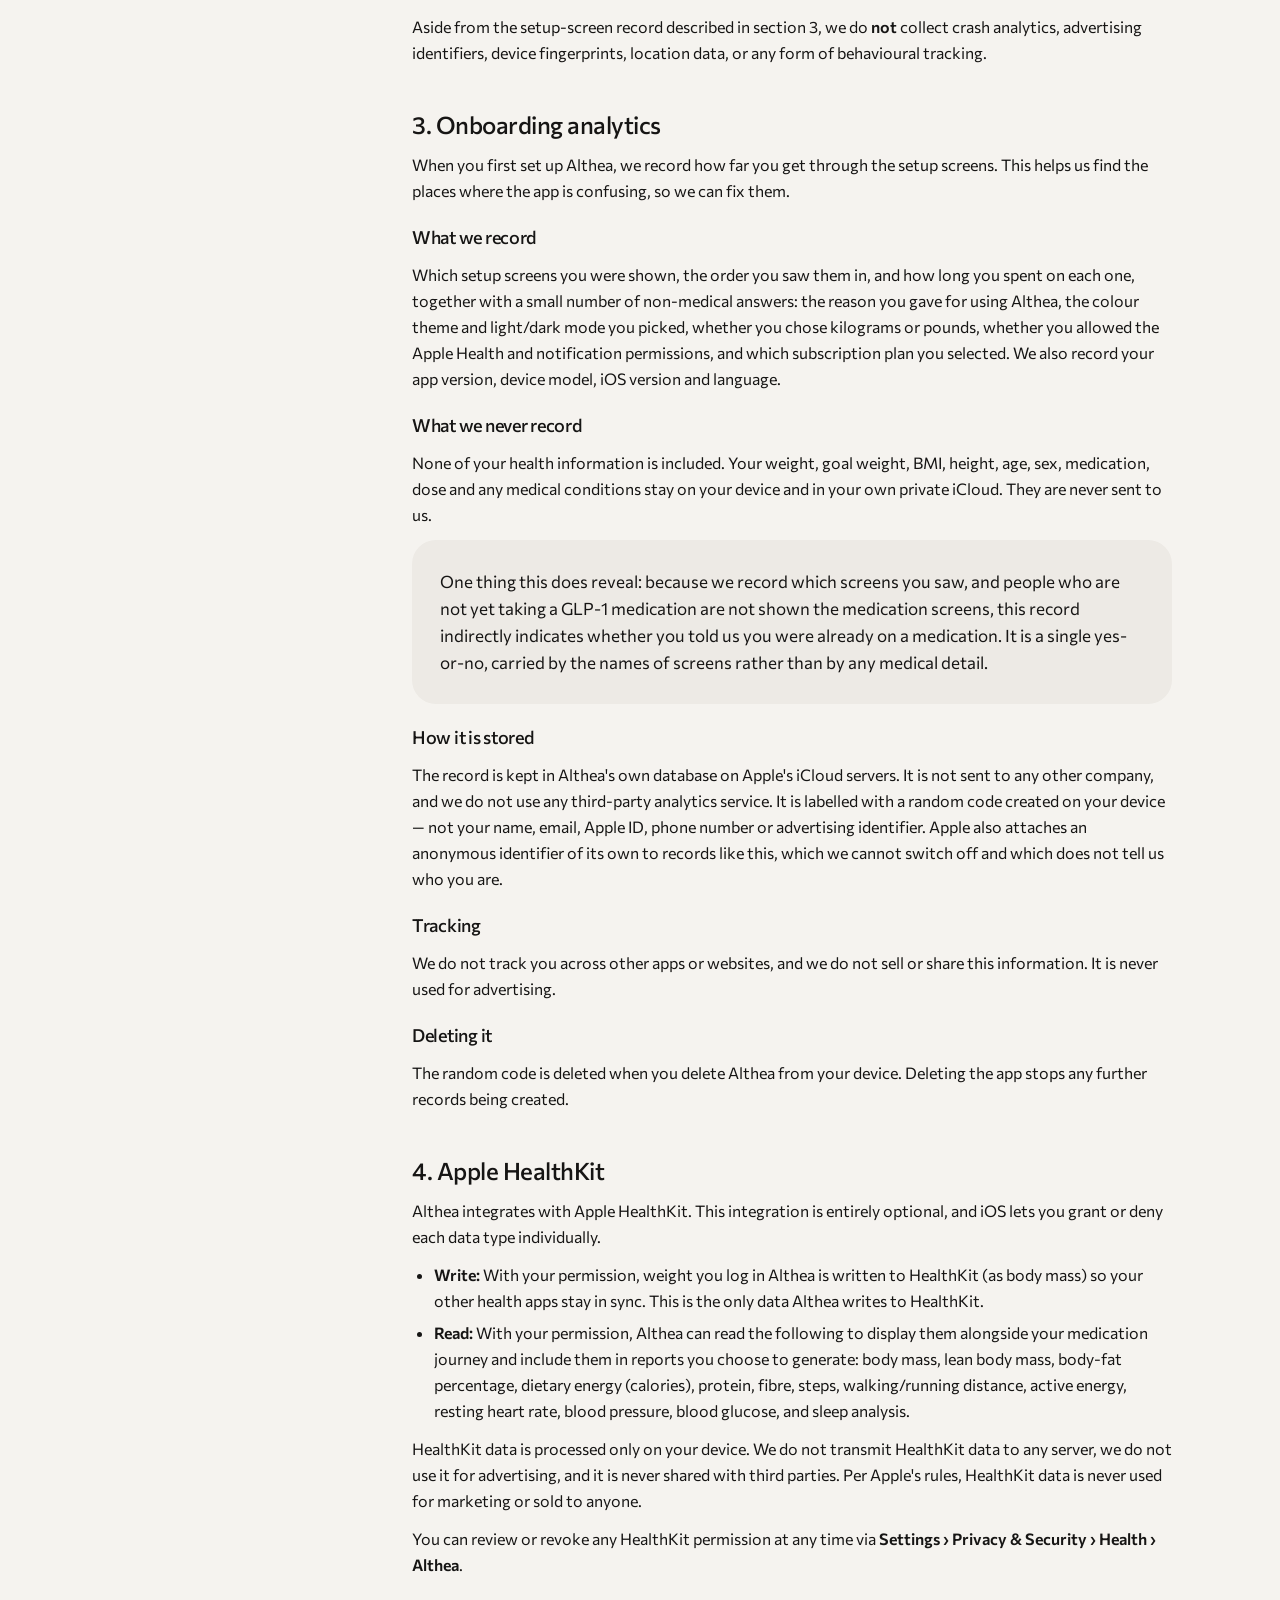
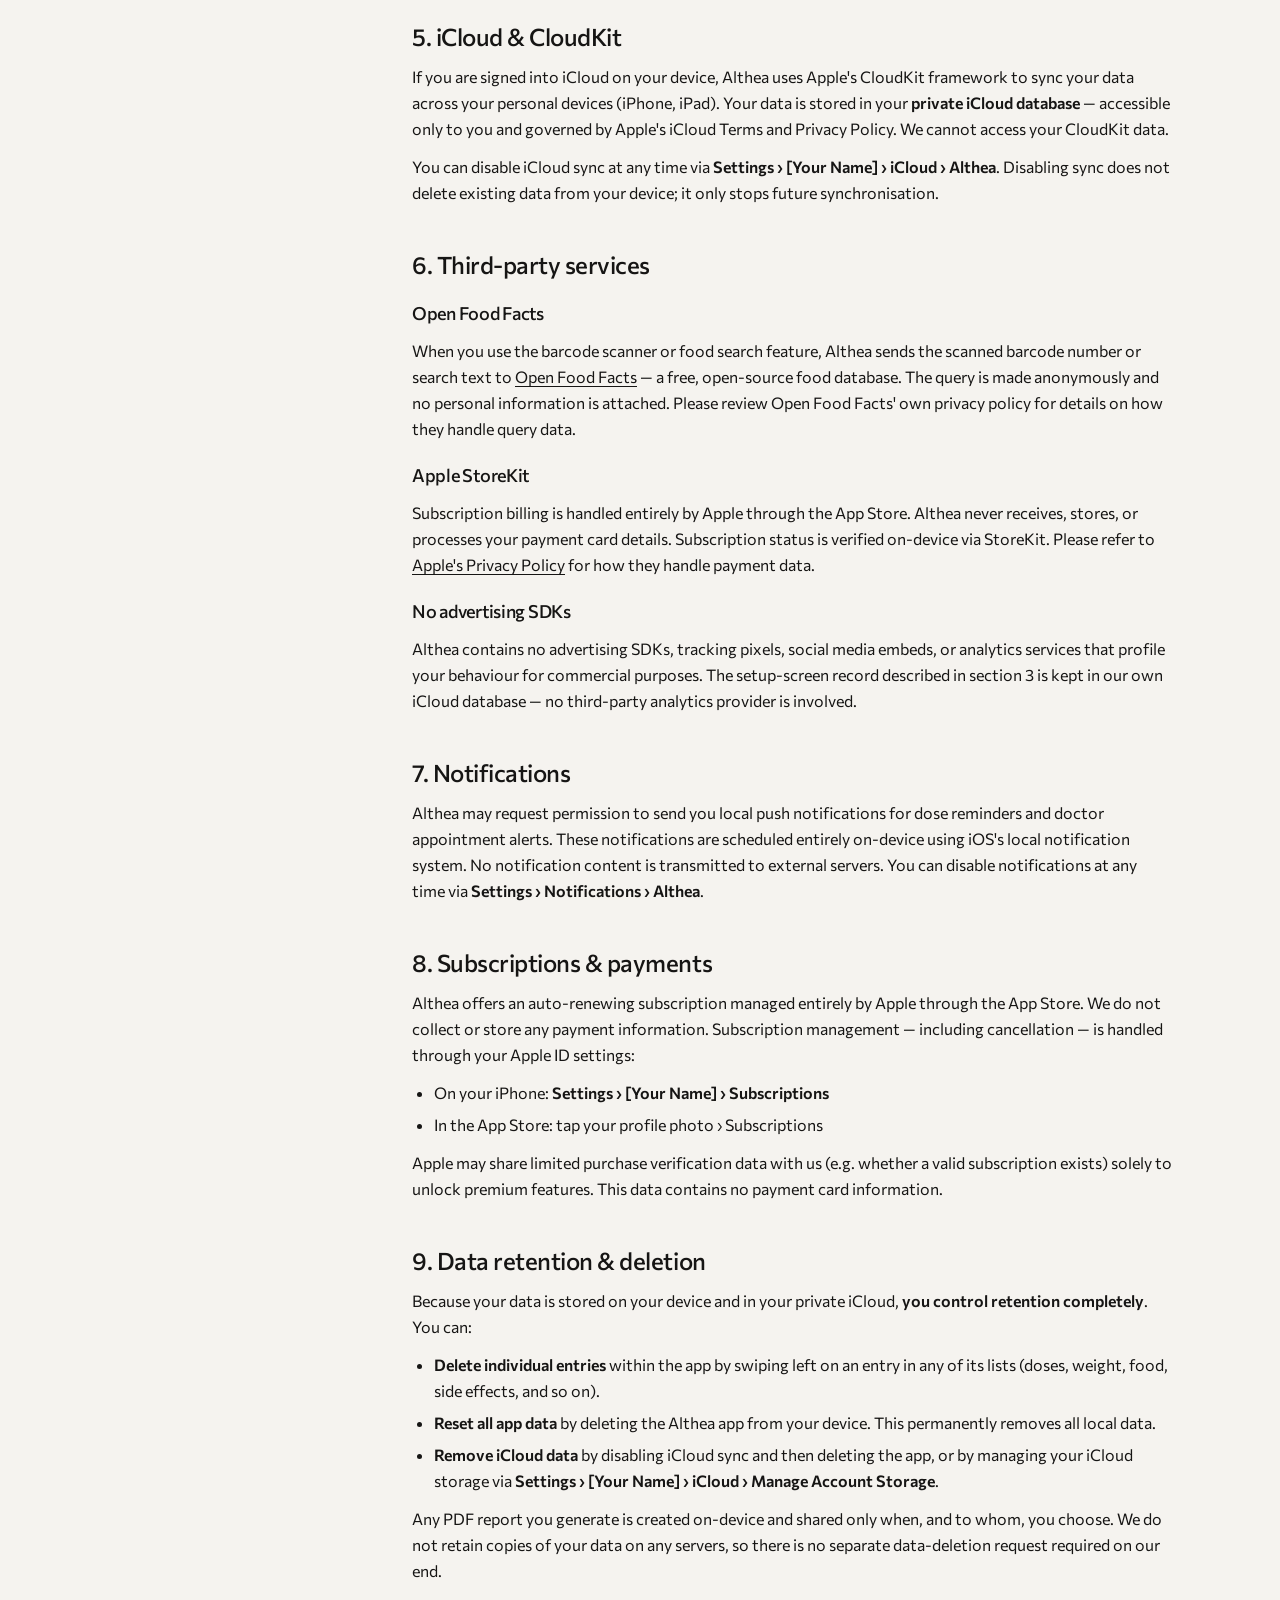
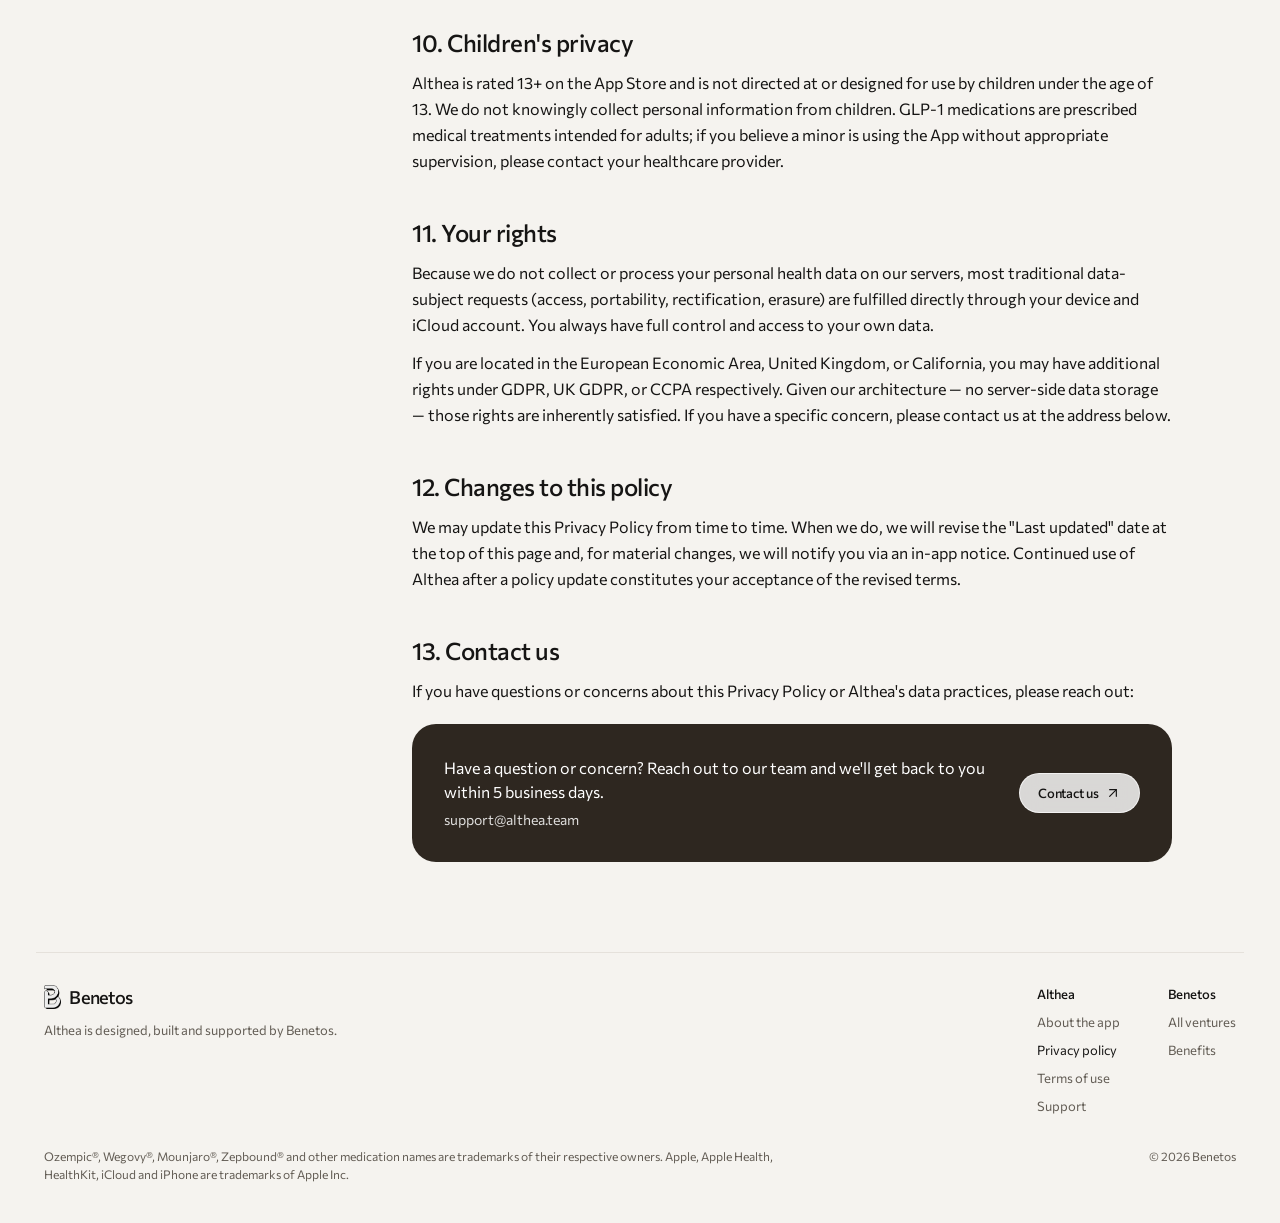
<file: althea-privacy.html>
<!doctype html>
<html lang="en">
<head>
<meta charset="utf-8">
<meta name="viewport" content="width=device-width, initial-scale=1">
<title>Privacy Policy — Althea</title>
<link rel="canonical" href="https://benetos.com/althea-privacy/">
<meta name="robots" content="noindex">
<meta http-equiv="refresh" content="0; url=/althea-privacy/">
<script>location.replace('/althea-privacy/' + location.search + location.hash);</script>
</head>
<body>
<p style="font-family:-apple-system,system-ui,sans-serif;color:#333;padding:24px">Redirecting to <a href="/althea-privacy/">Privacy Policy — Althea</a>…</p>
</body>
</html>
</file>
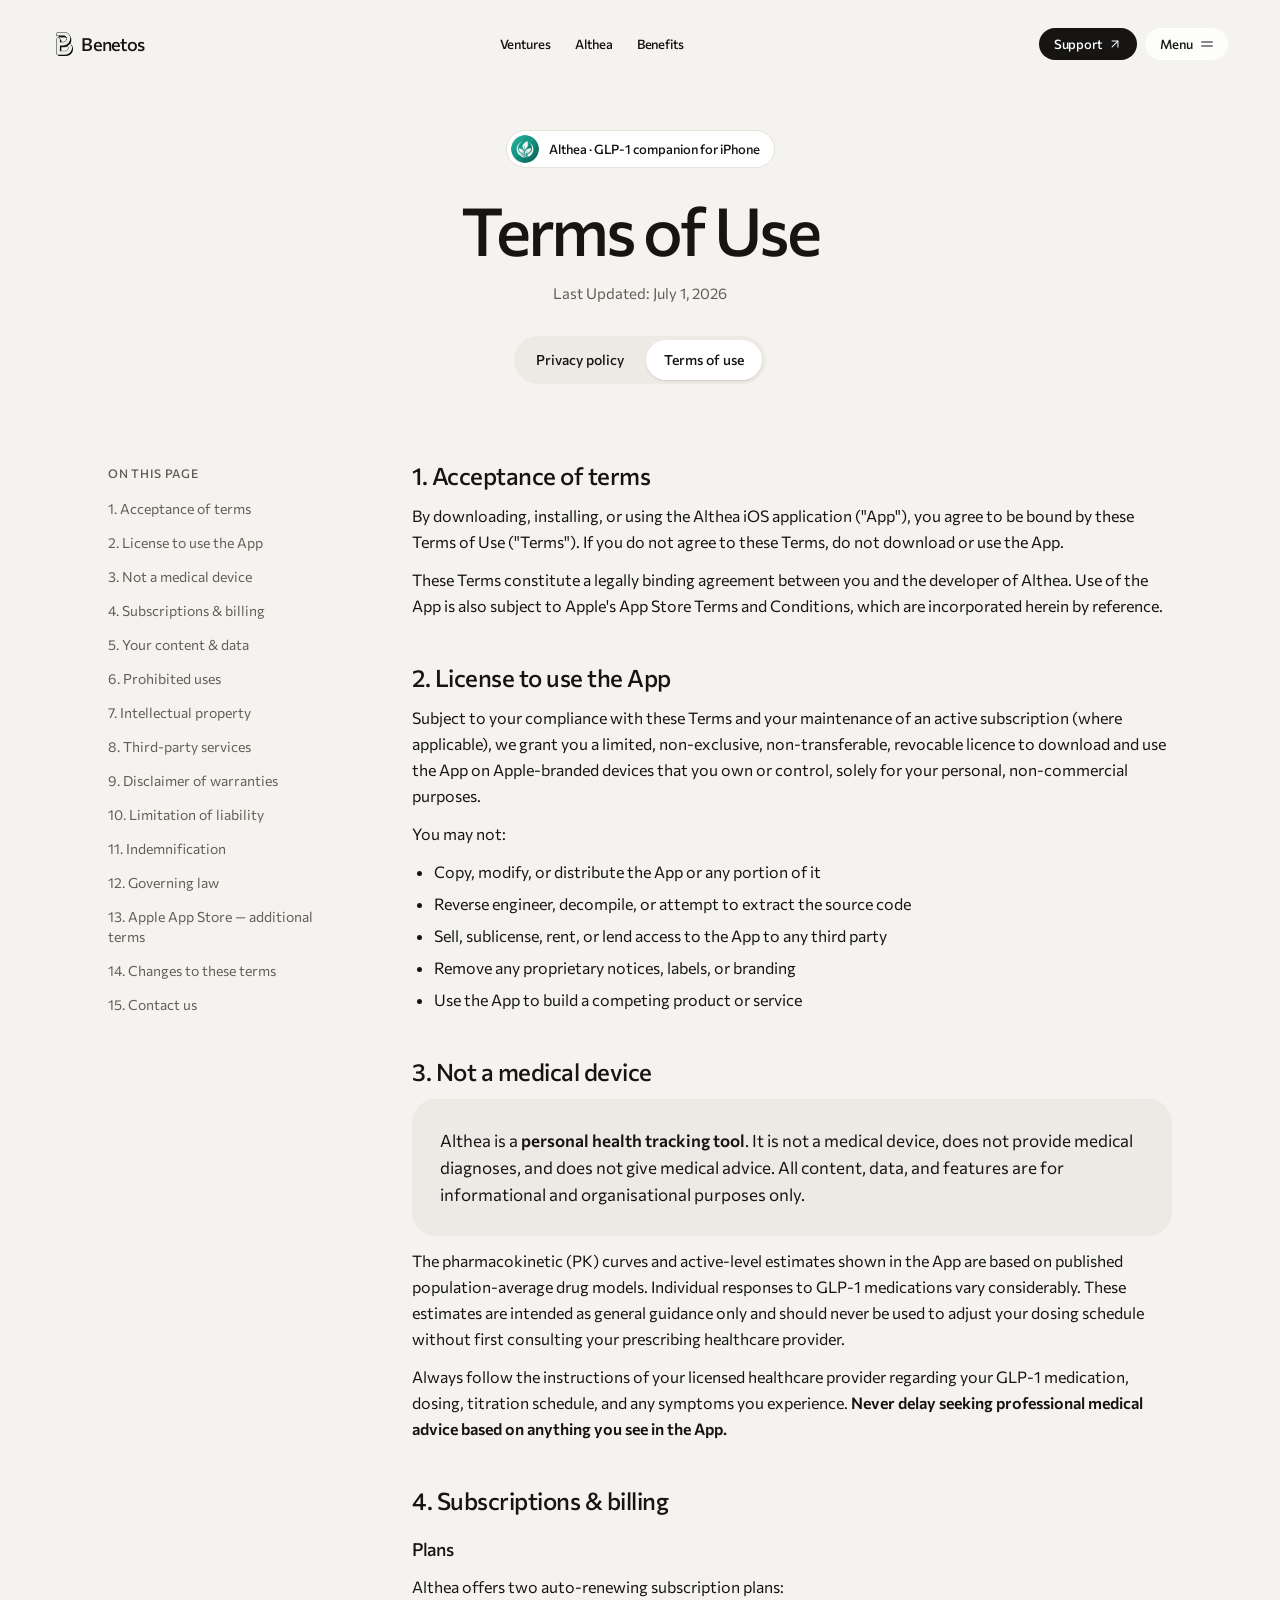
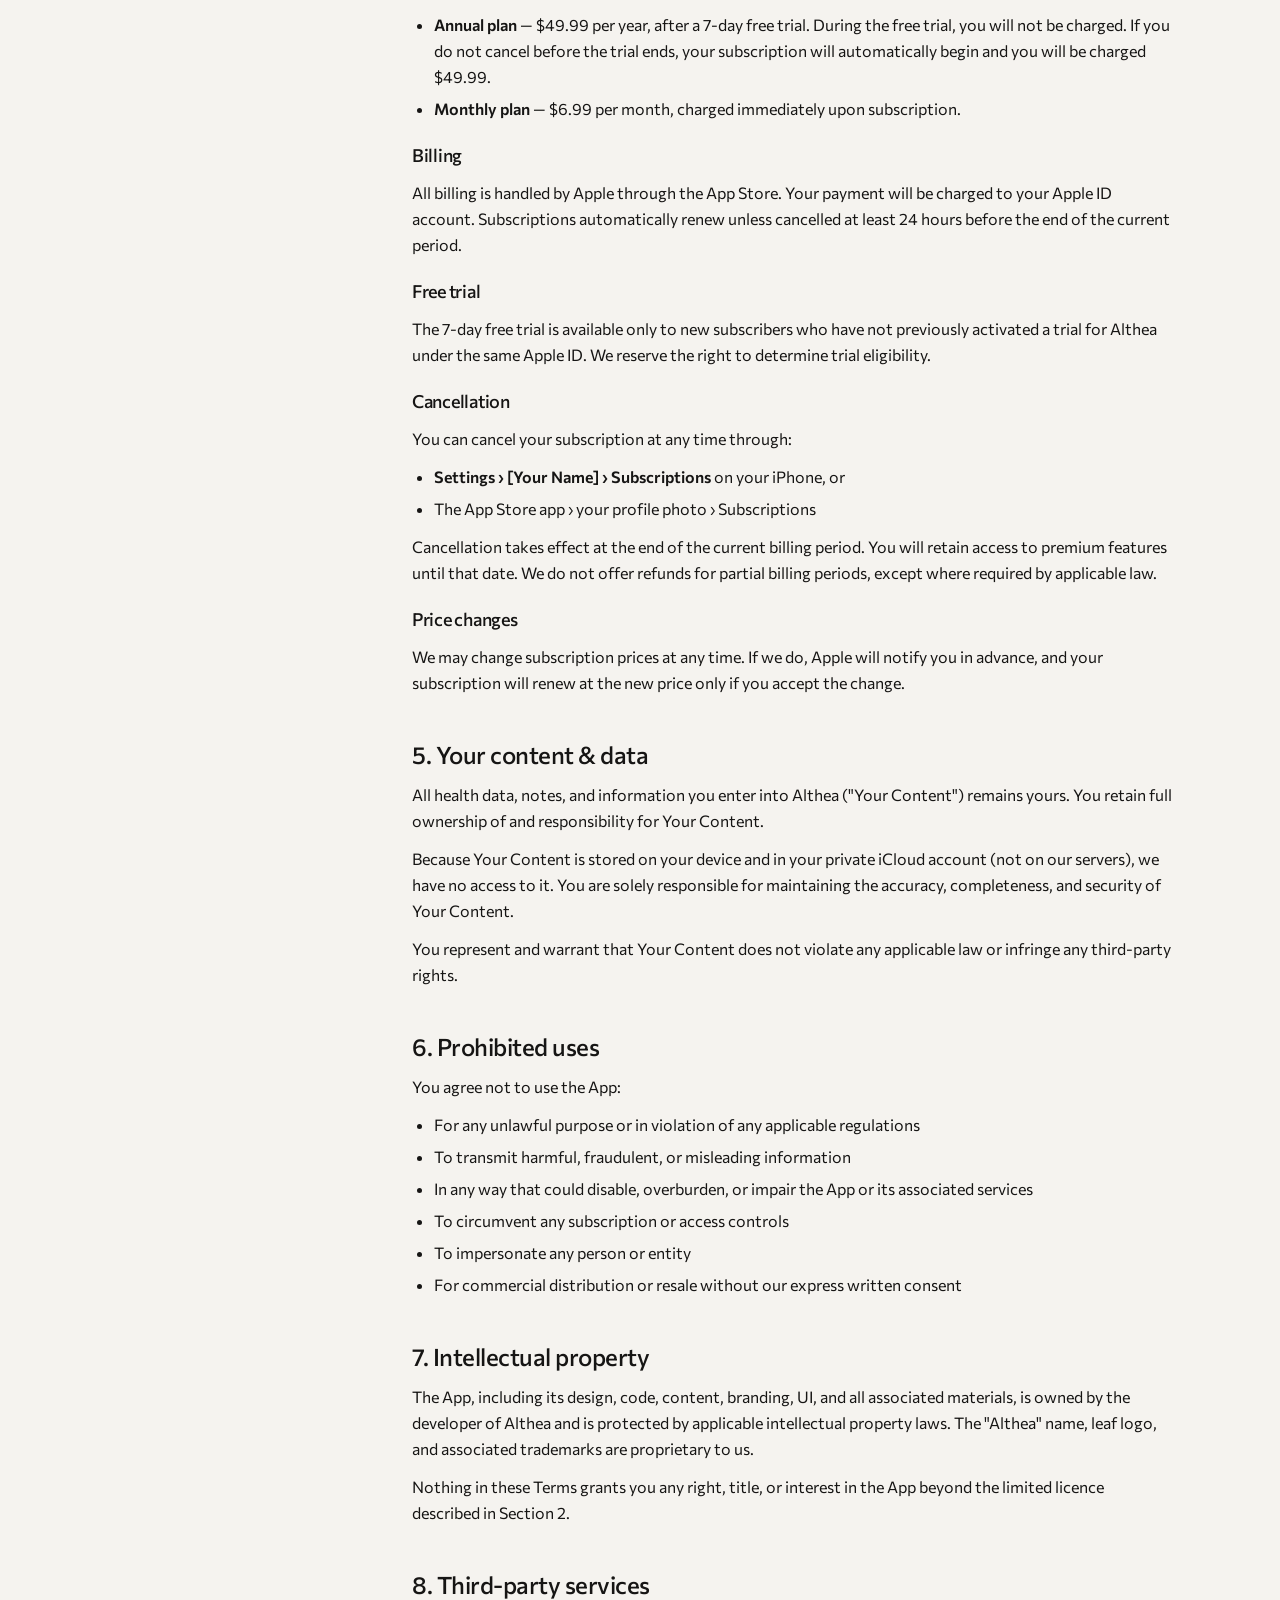
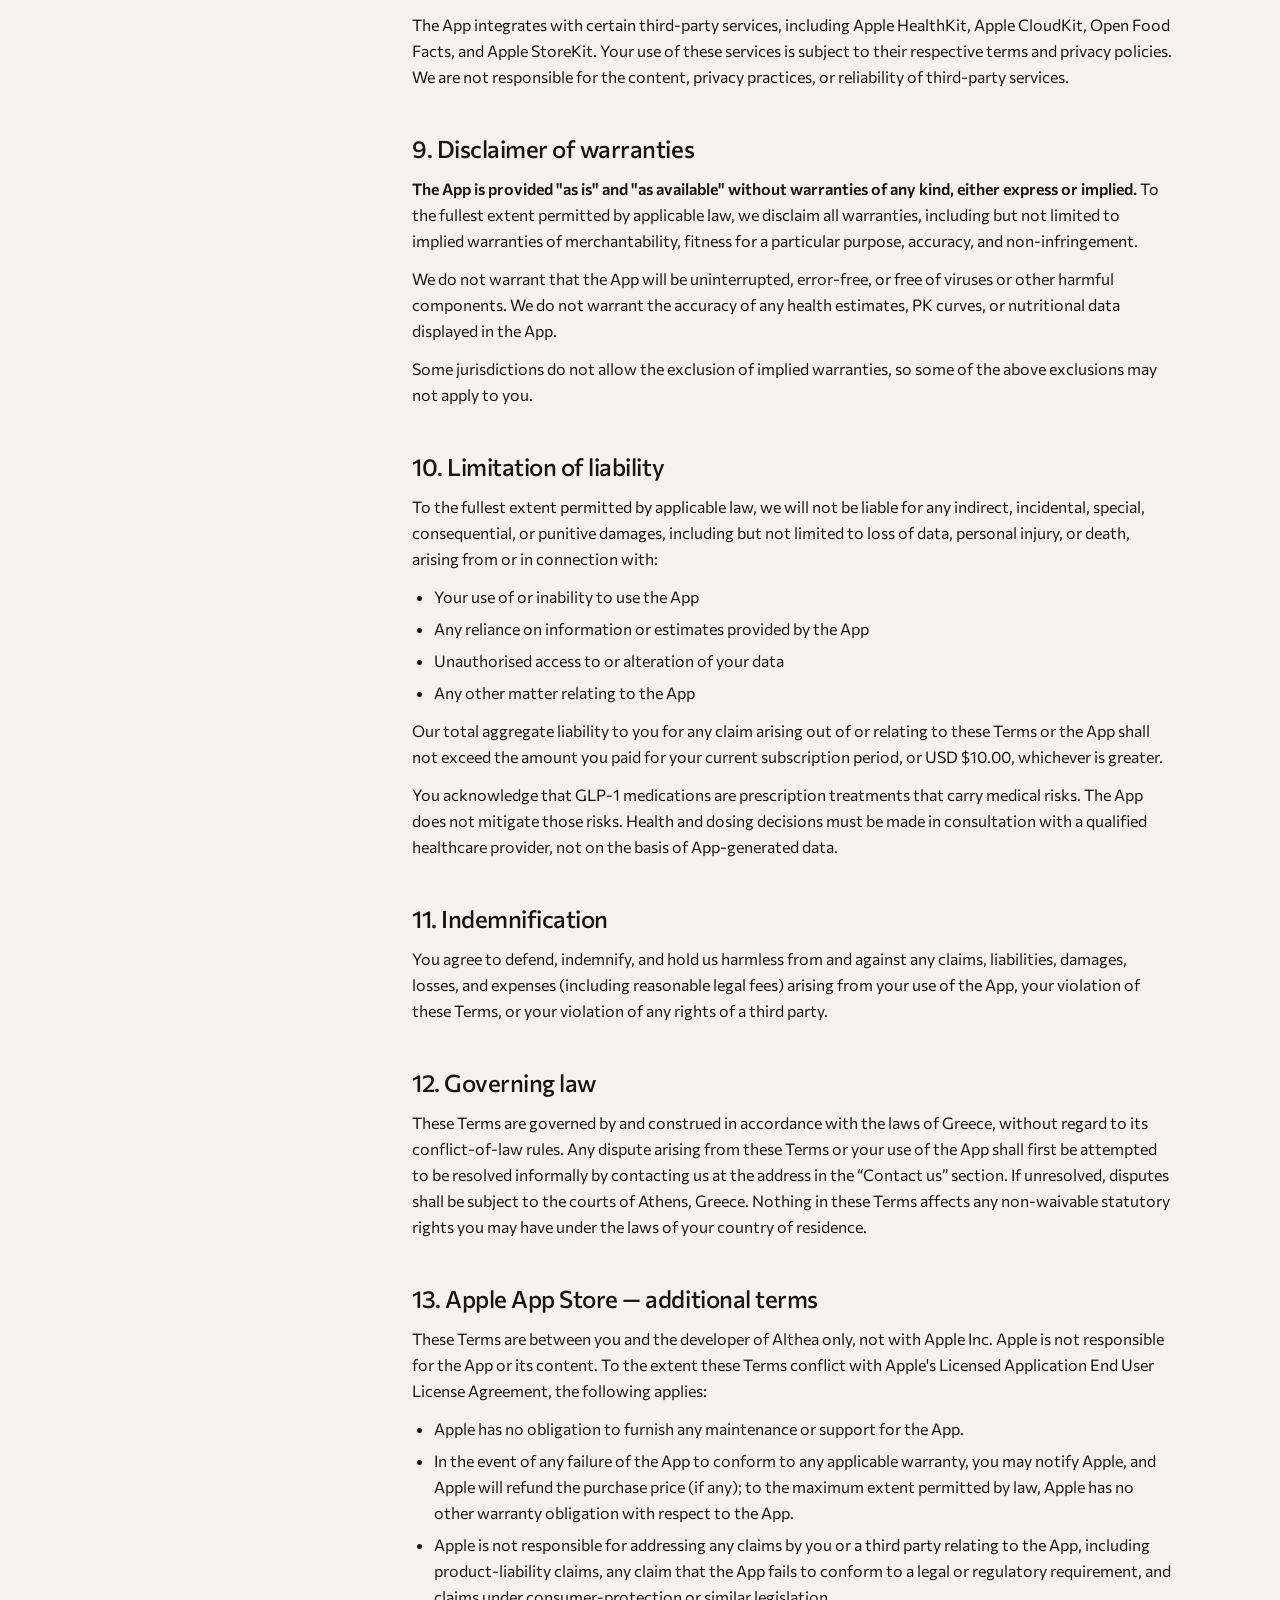
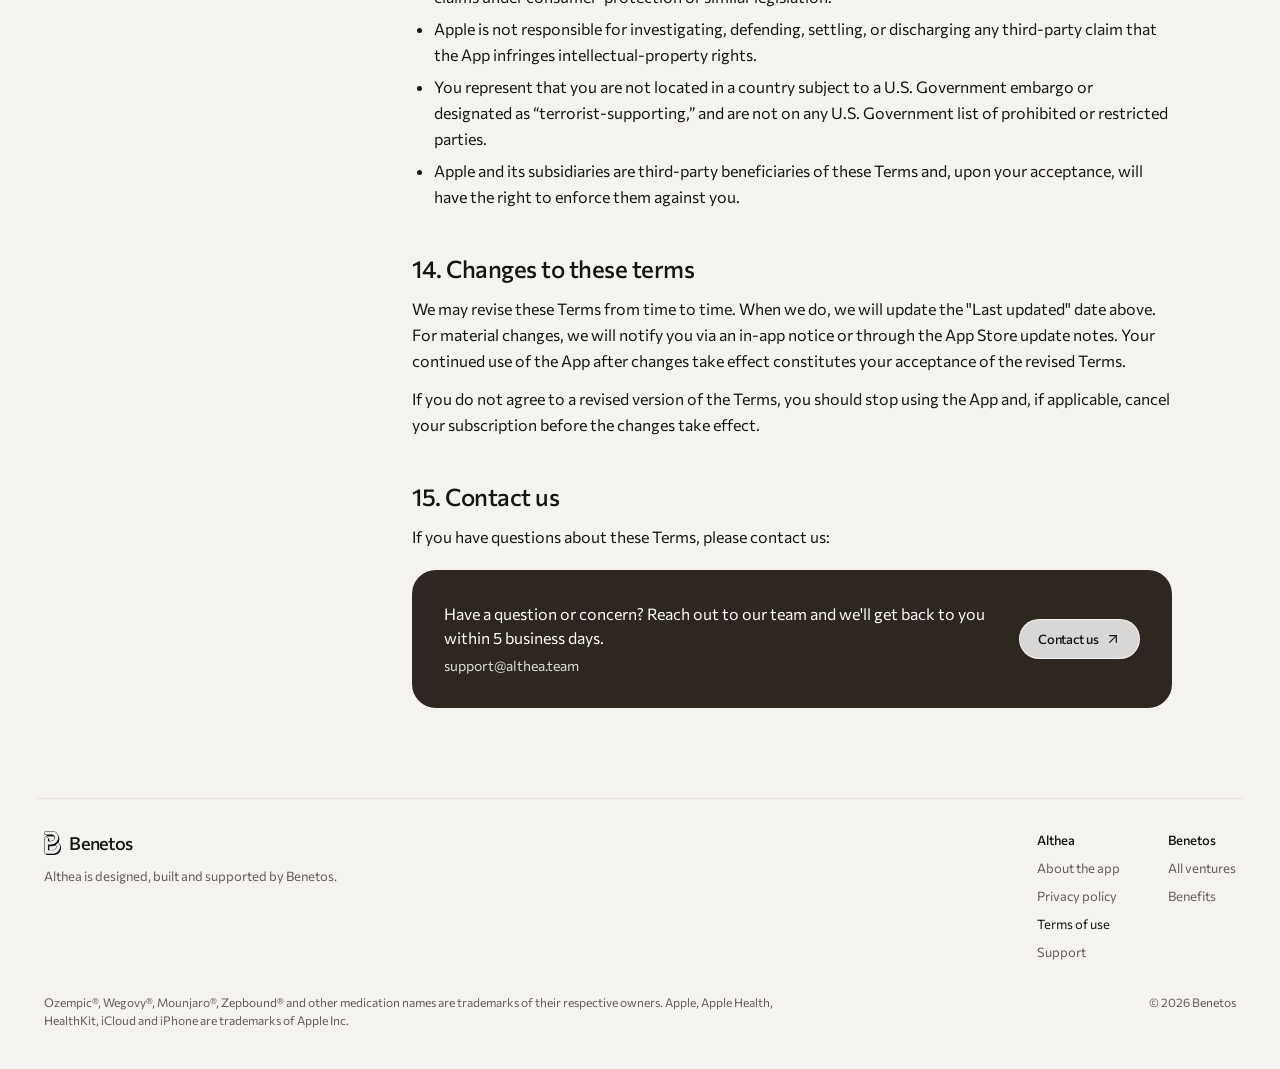
<file: althea-terms.html>
<!doctype html>
<html lang="en">
<head>
<meta charset="utf-8">
<meta name="viewport" content="width=device-width, initial-scale=1">
<title>Terms of Use — Althea</title>
<link rel="canonical" href="https://benetos.com/althea-terms/">
<meta name="robots" content="noindex">
<meta http-equiv="refresh" content="0; url=/althea-terms/">
<script>location.replace('/althea-terms/' + location.search + location.hash);</script>
</head>
<body>
<p style="font-family:-apple-system,system-ui,sans-serif;color:#333;padding:24px">Redirecting to <a href="/althea-terms/">Terms of Use — Althea</a>…</p>
</body>
</html>
</file>
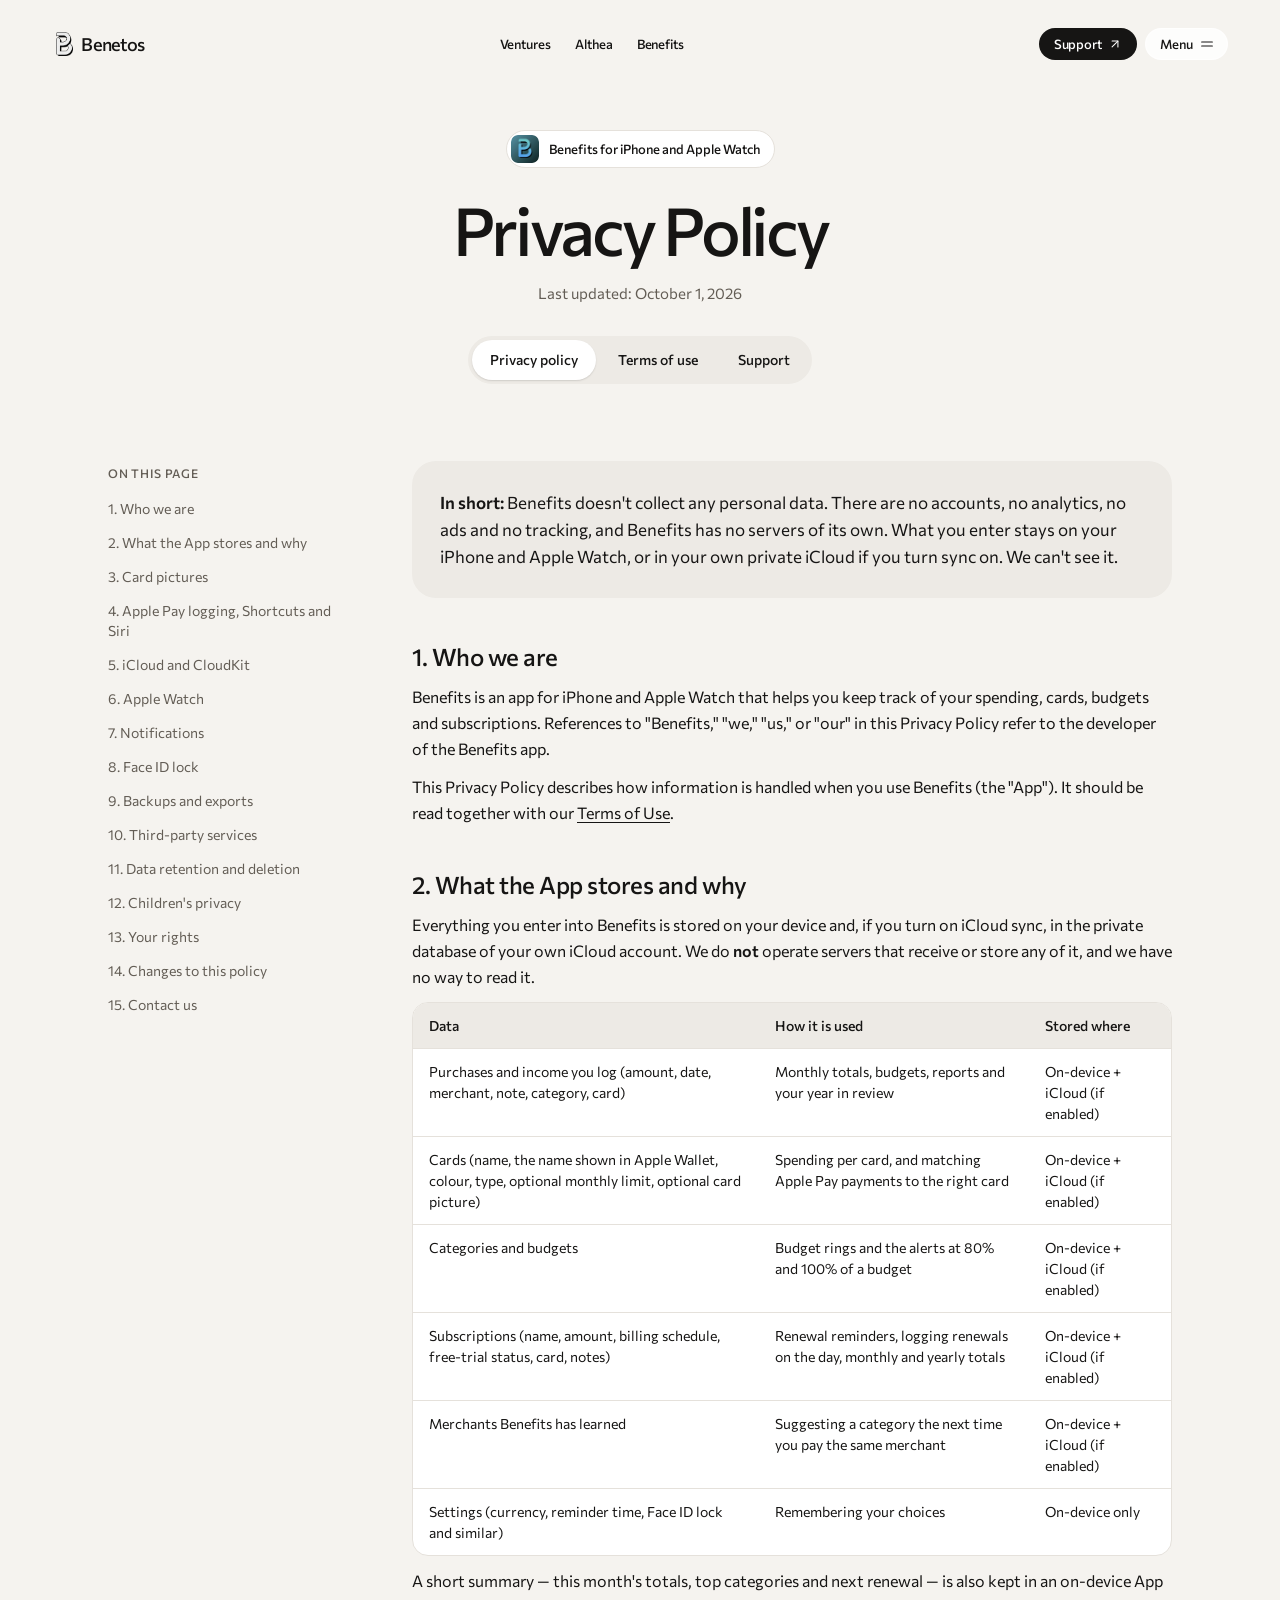
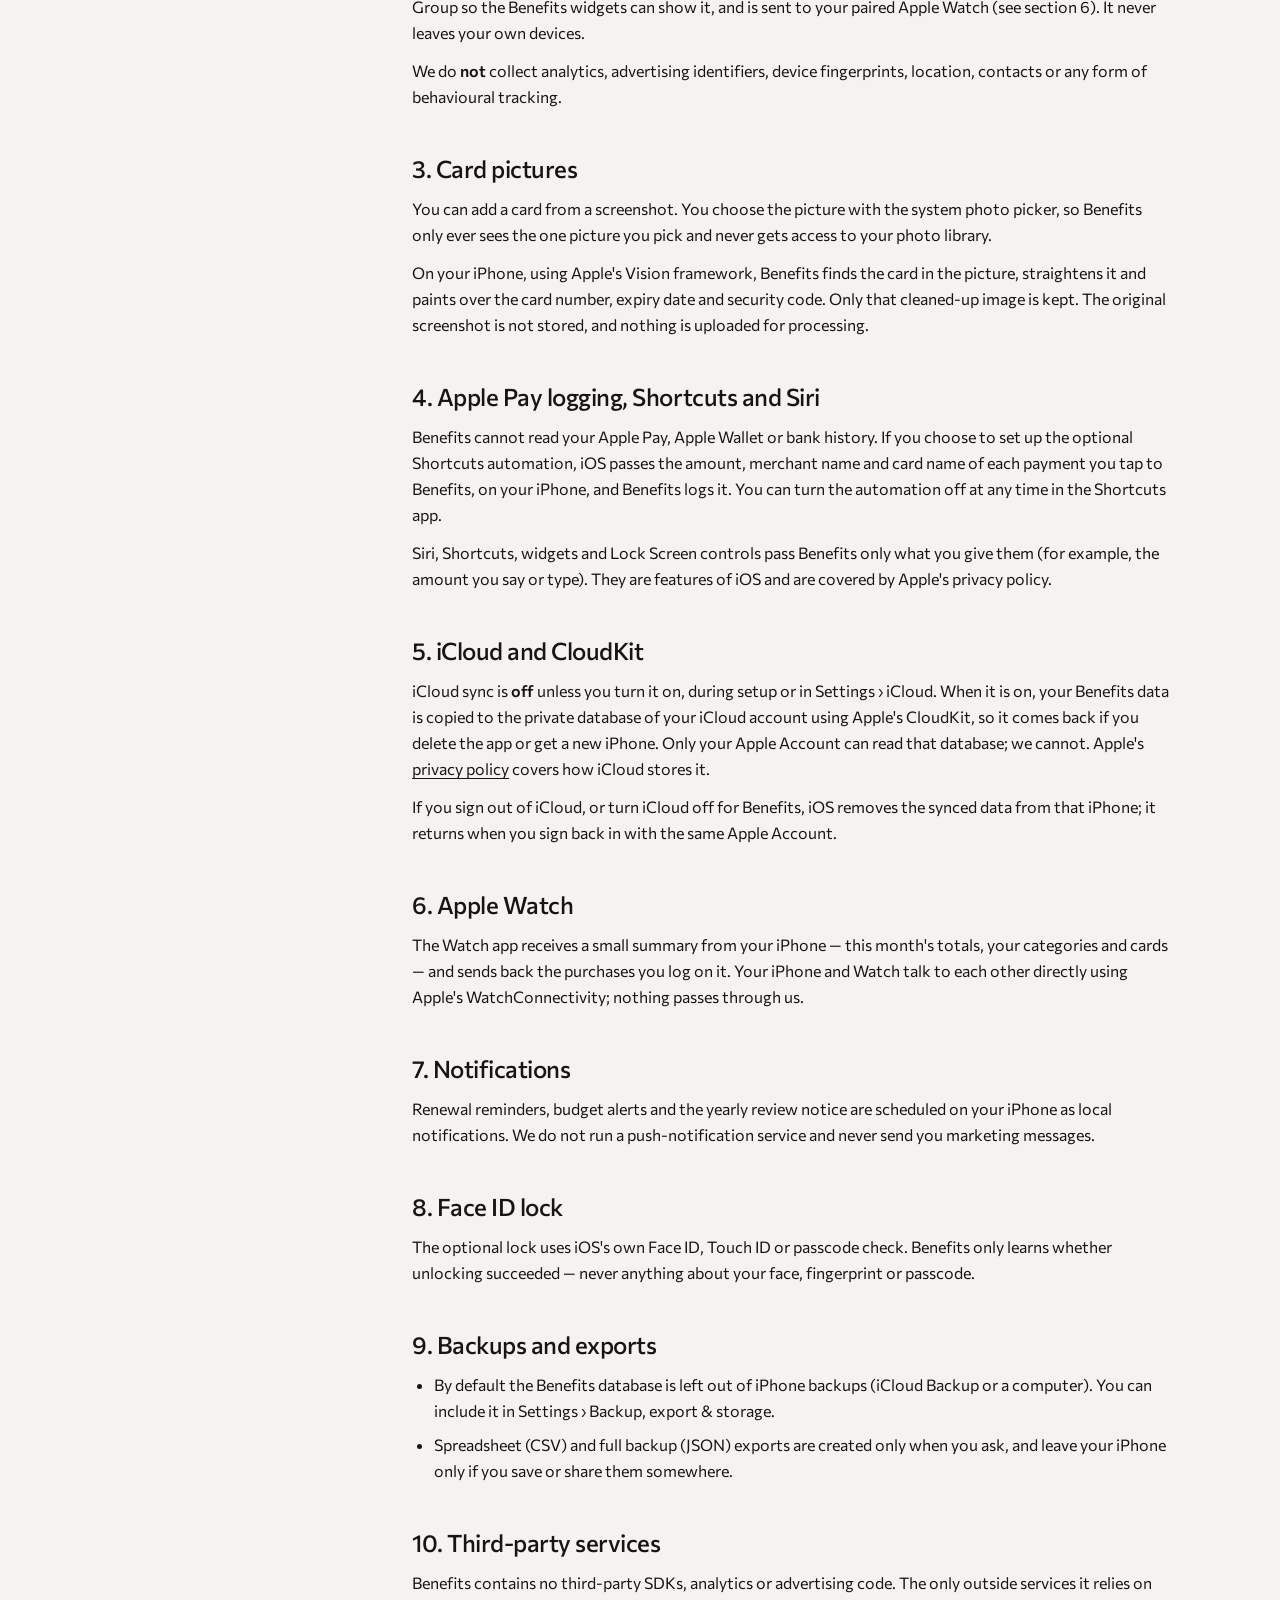
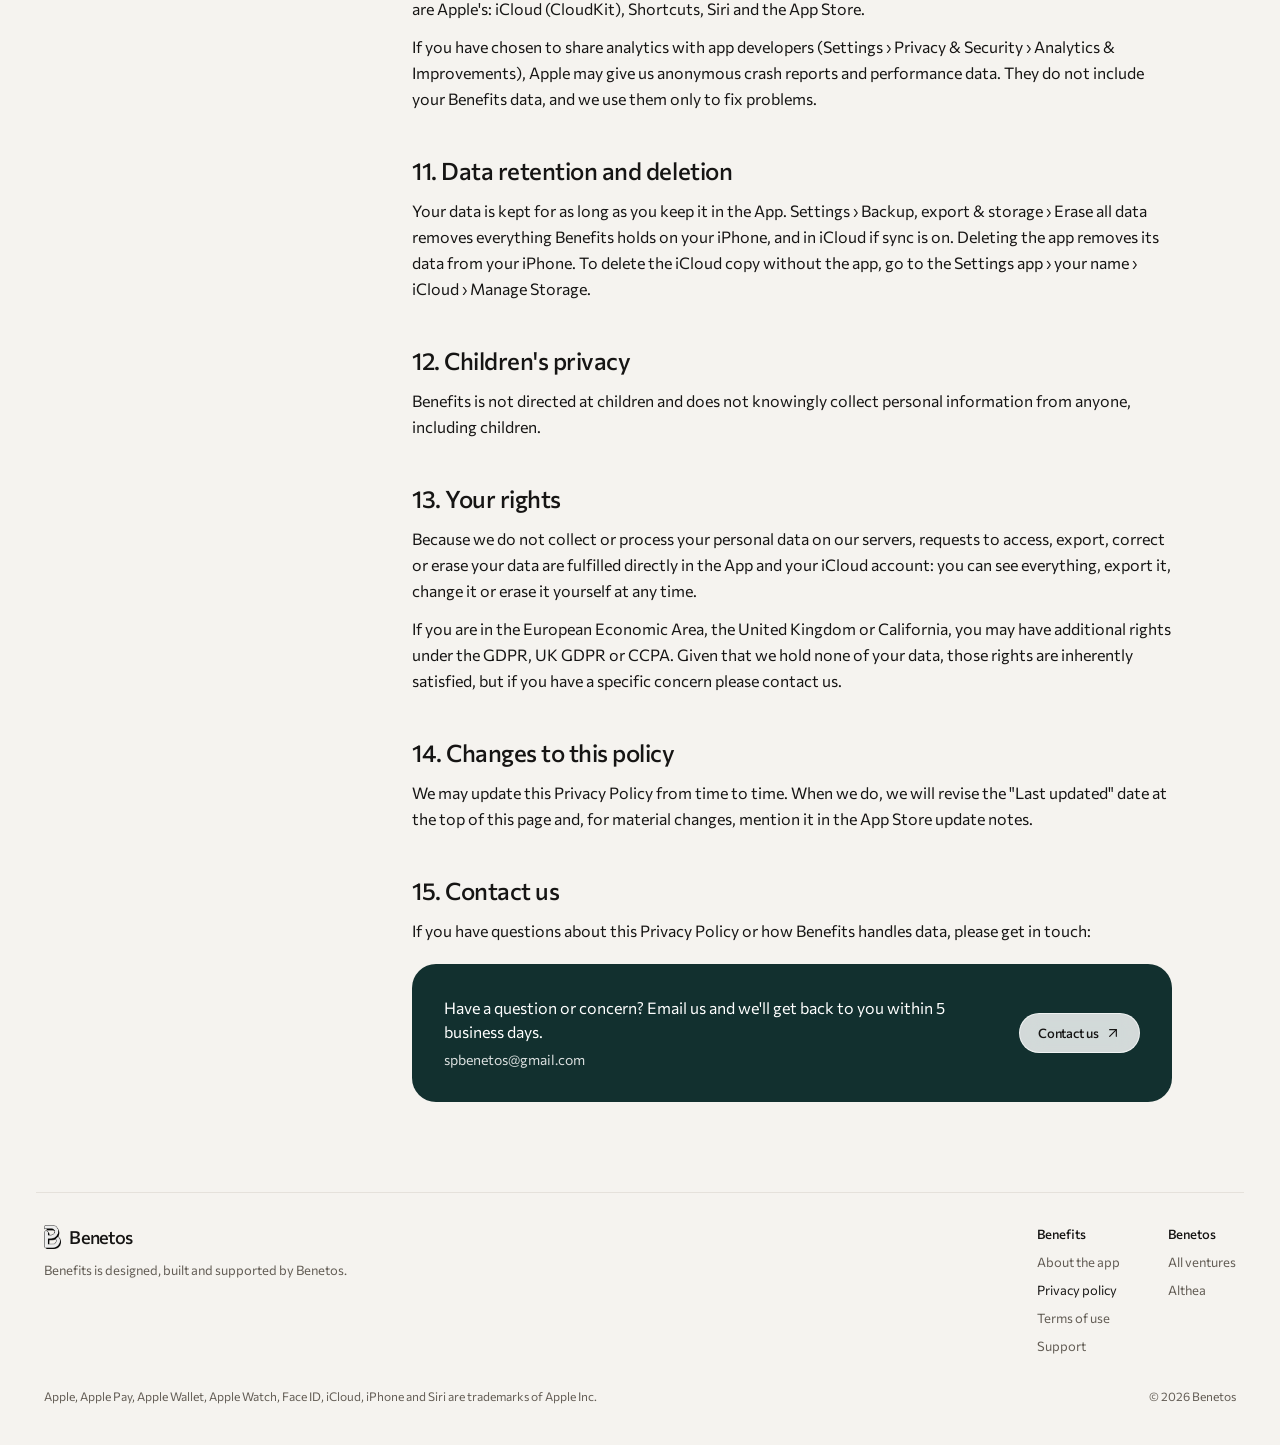
<file: benefits-privacy.html>
<!doctype html>
<html lang="en">
<head>
<meta charset="utf-8">
<meta name="viewport" content="width=device-width, initial-scale=1">
<title>Privacy Policy — Benefits</title>
<link rel="canonical" href="https://benetos.com/benefits-privacy/">
<meta name="robots" content="noindex">
<meta http-equiv="refresh" content="0; url=/benefits-privacy/">
<script>location.replace('/benefits-privacy/' + location.search + location.hash);</script>
</head>
<body>
<p style="font-family:-apple-system,system-ui,sans-serif;color:#333;padding:24px">Redirecting to <a href="/benefits-privacy/">Privacy Policy — Benefits</a>…</p>
</body>
</html>
</file>
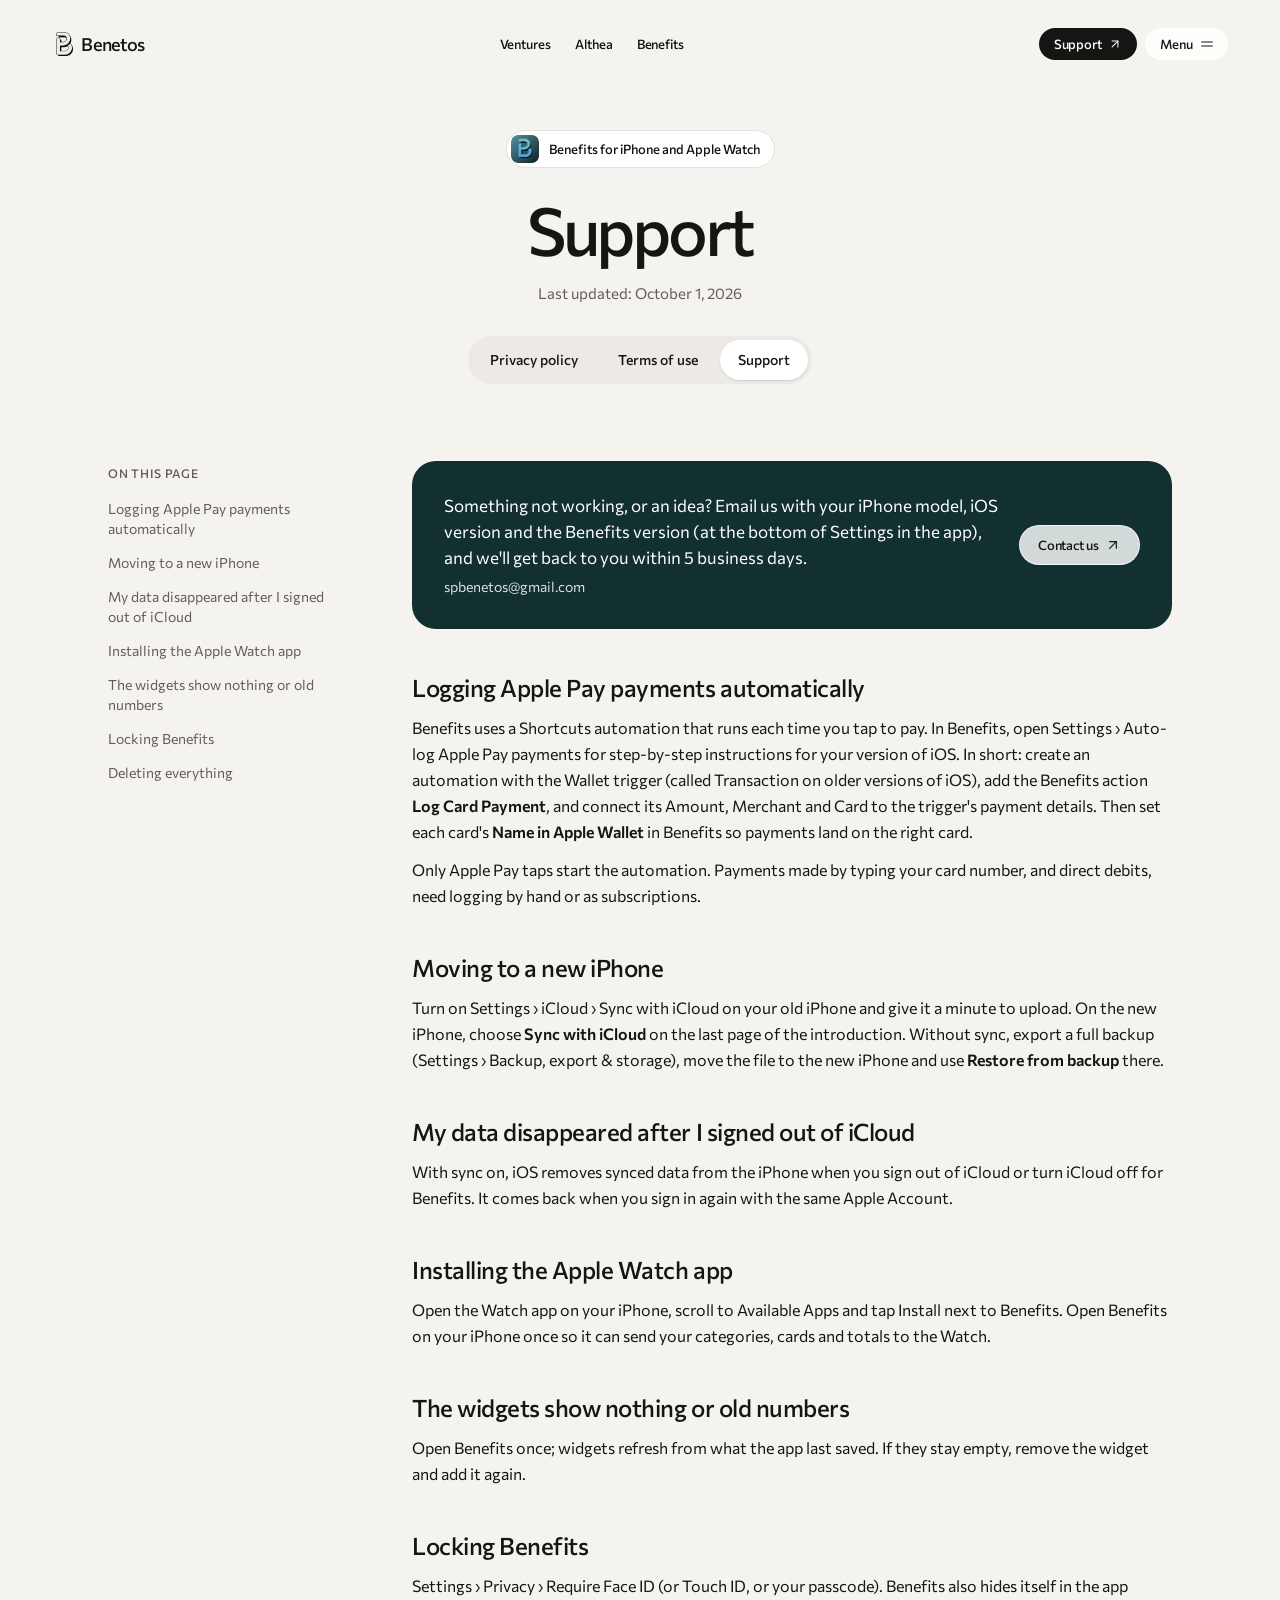
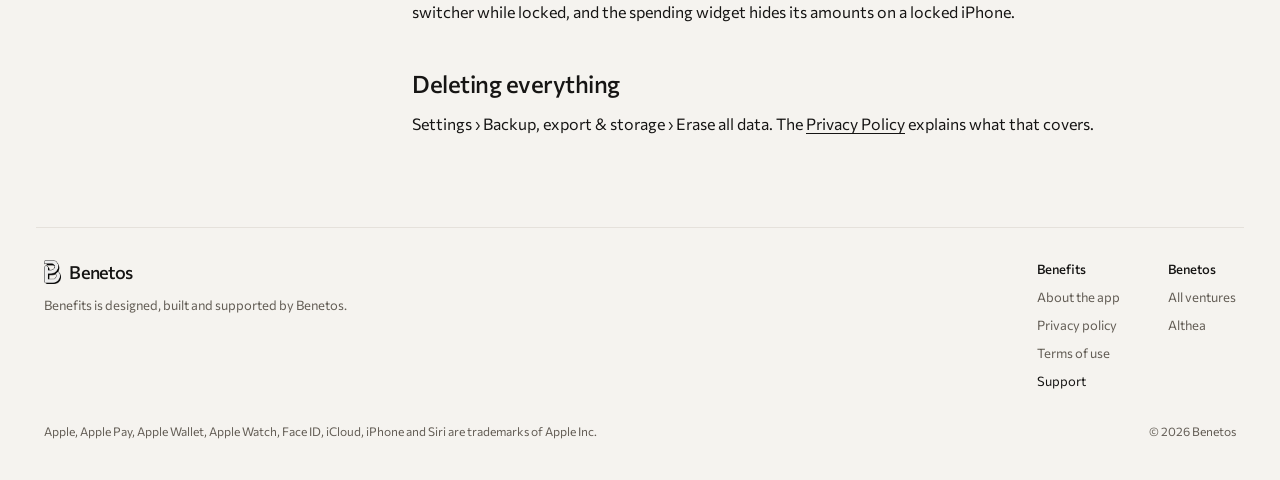
<file: benefits-support.html>
<!doctype html>
<html lang="en">
<head>
<meta charset="utf-8">
<meta name="viewport" content="width=device-width, initial-scale=1">
<title>Support — Benefits</title>
<link rel="canonical" href="https://benetos.com/benefits-support/">
<meta name="robots" content="noindex">
<meta http-equiv="refresh" content="0; url=/benefits-support/">
<script>location.replace('/benefits-support/' + location.search + location.hash);</script>
</head>
<body>
<p style="font-family:-apple-system,system-ui,sans-serif;color:#333;padding:24px">Redirecting to <a href="/benefits-support/">Support — Benefits</a>…</p>
</body>
</html>
</file>
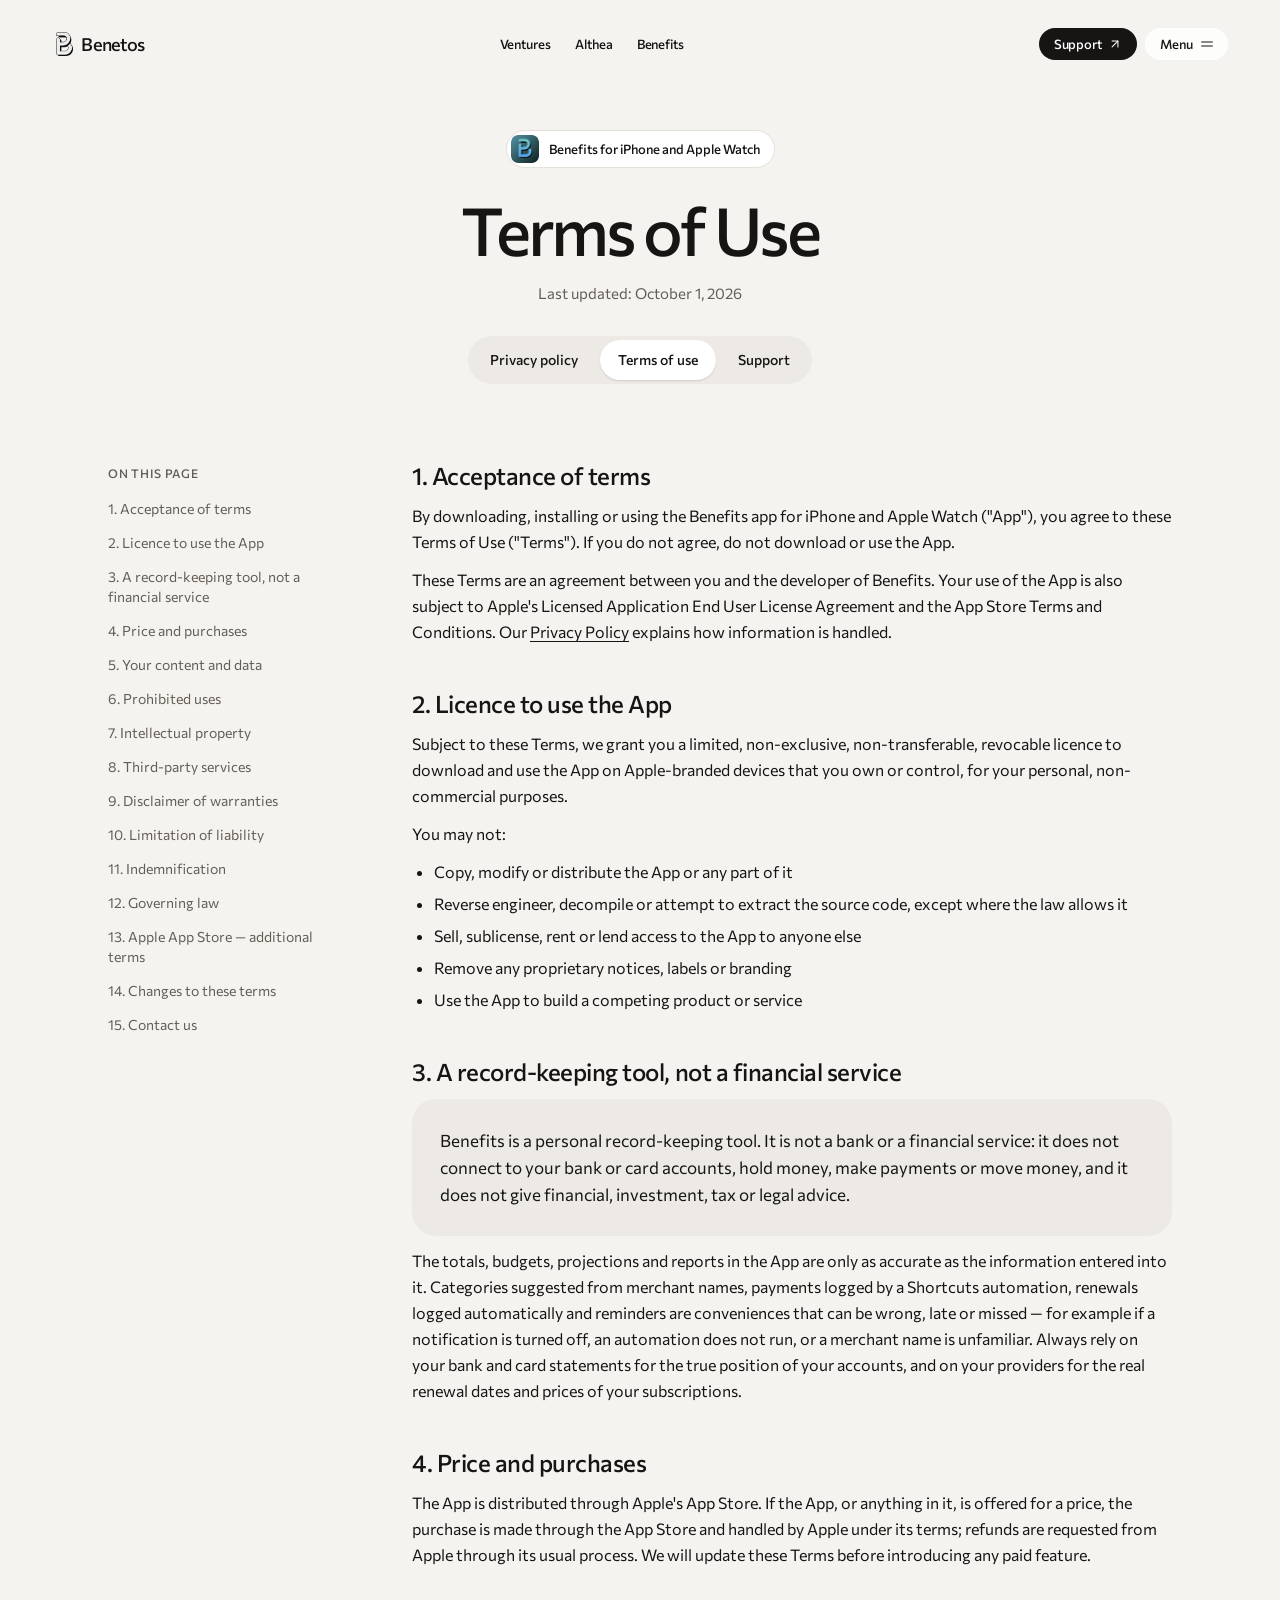
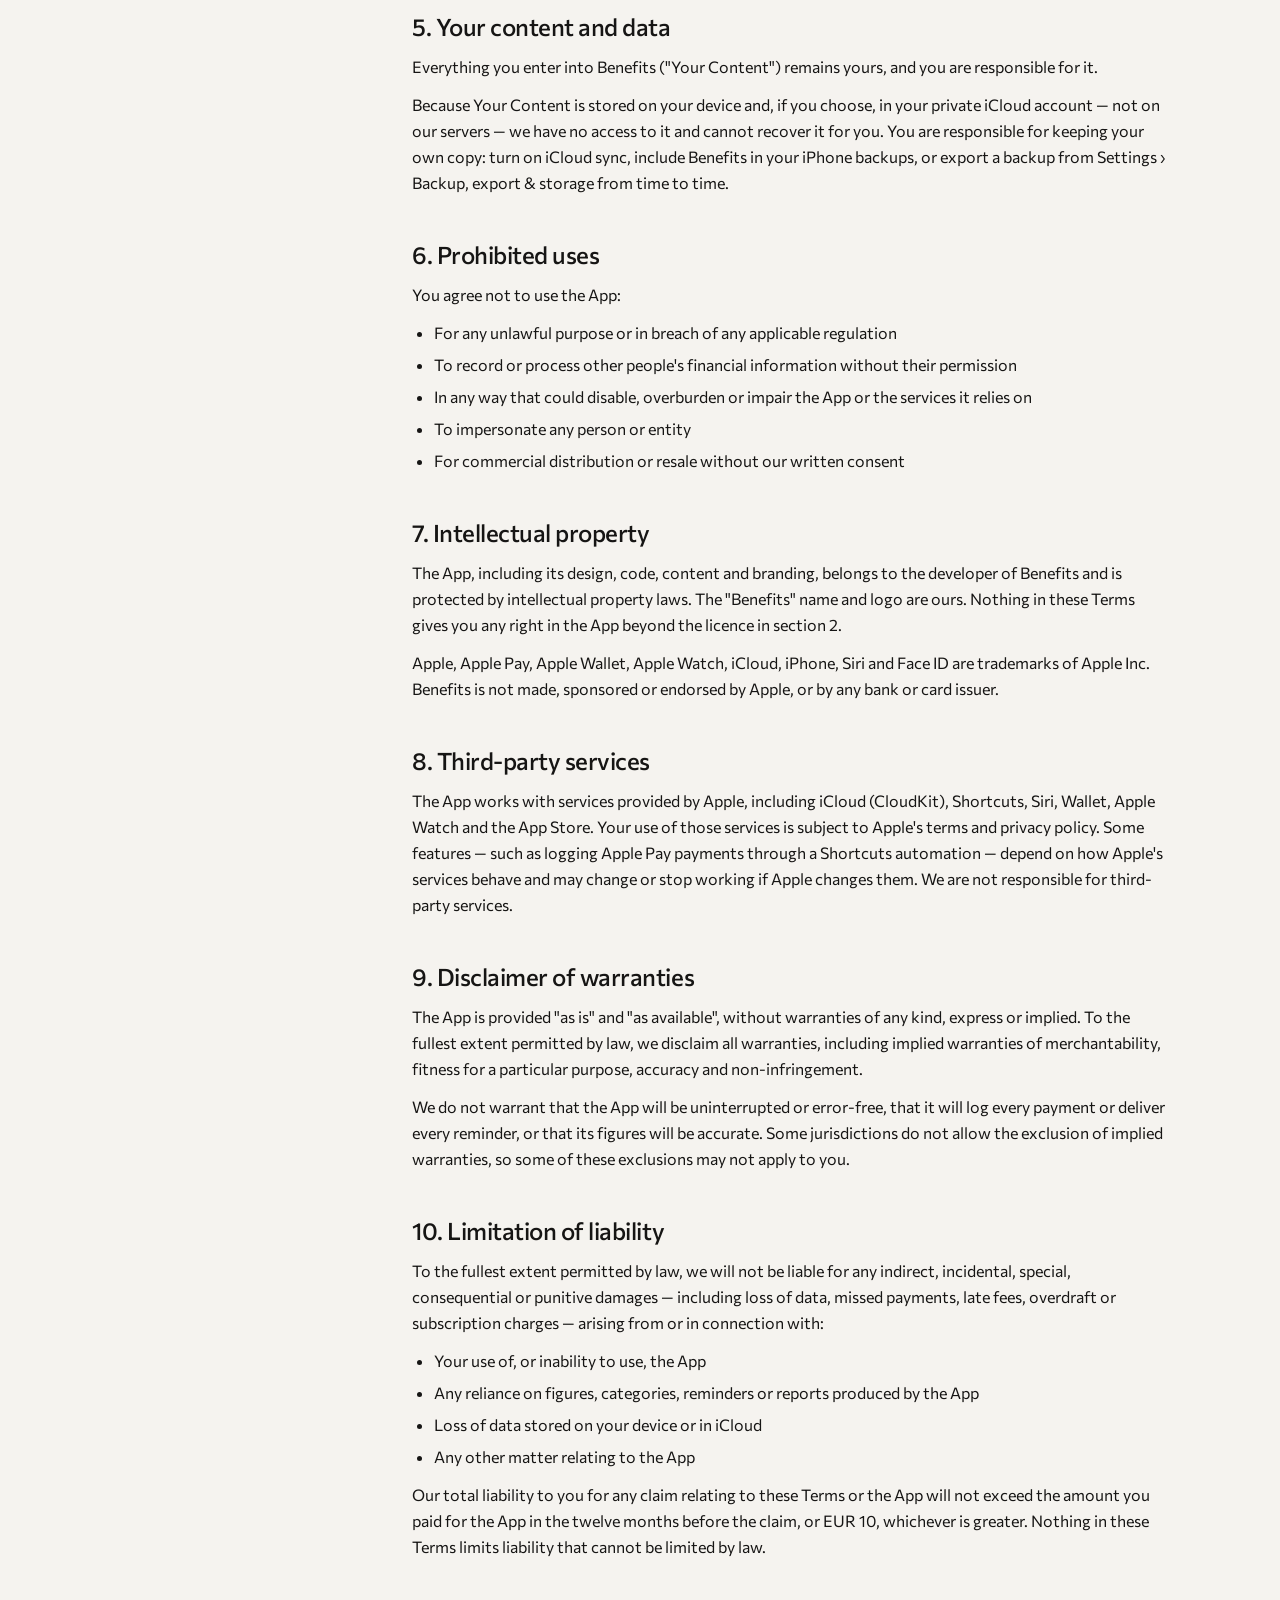
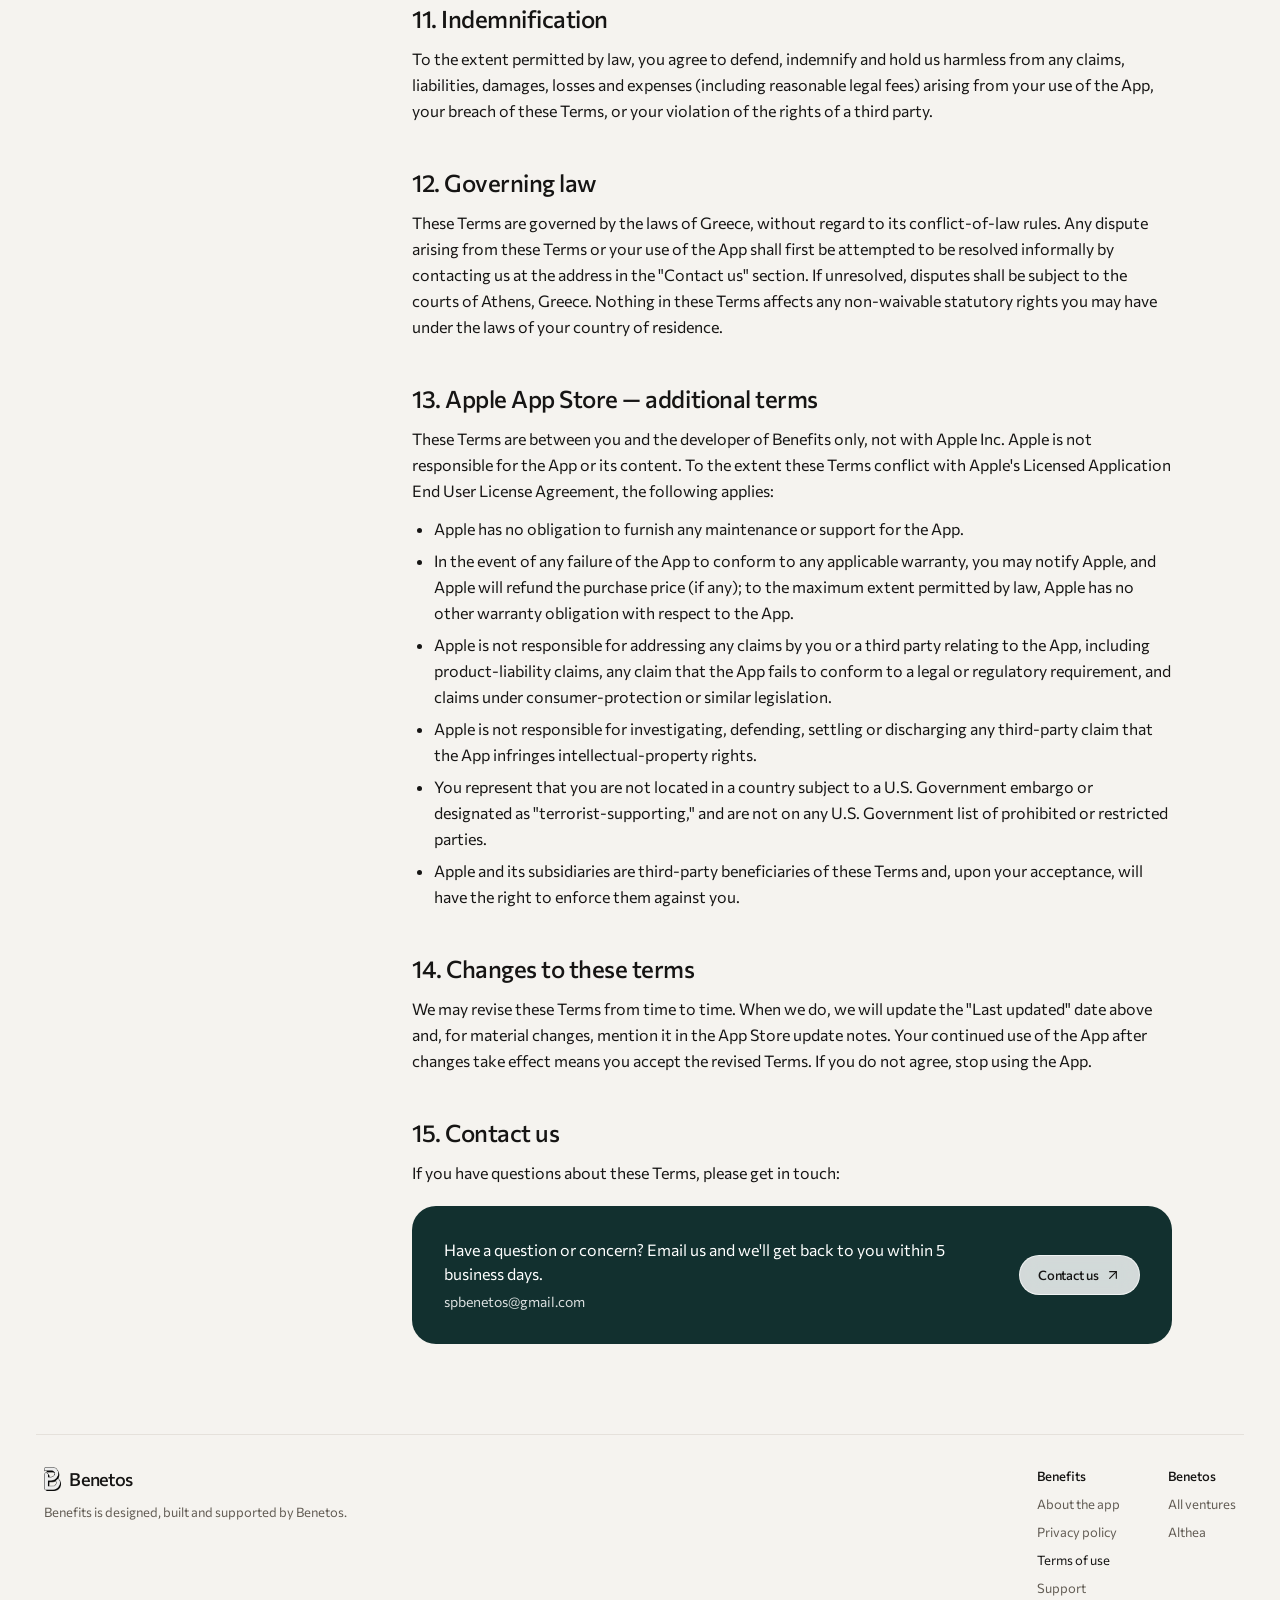
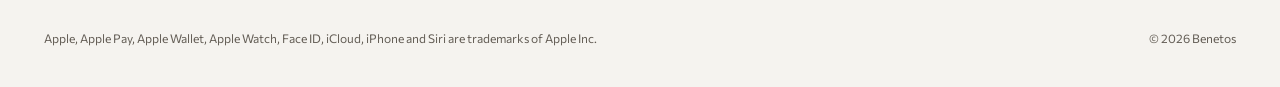
<file: benefits-terms.html>
<!doctype html>
<html lang="en">
<head>
<meta charset="utf-8">
<meta name="viewport" content="width=device-width, initial-scale=1">
<title>Terms of Use — Benefits</title>
<link rel="canonical" href="https://benetos.com/benefits-terms/">
<meta name="robots" content="noindex">
<meta http-equiv="refresh" content="0; url=/benefits-terms/">
<script>location.replace('/benefits-terms/' + location.search + location.hash);</script>
</head>
<body>
<p style="font-family:-apple-system,system-ui,sans-serif;color:#333;padding:24px">Redirecting to <a href="/benefits-terms/">Terms of Use — Benefits</a>…</p>
</body>
</html>
</file>
<file: assets/css/site.css>
/* Benetos — generated from tokens.json */
:root, [data-theme="light"] {
  --canvas: #f5f3ef; /* Page background behind everything. The warm off-white of benetos.com. */
  --surface: #ffffff; /* Sheets and cards that sit on canvas: venture cards, the solid nav bar, menus. */
  --stone-100: #edeae5; /* Secondary tiles and quiet fills (a secondary card, an input at rest); hover fill for secondary buttons. */
  --stone-200: #e0dbd4; /* Pressed fills and dividers that need more weight than line. */
  --stone-400: #b6aea4; /* Decorative stone: discs and shapes behind glass, image placeholders. Never a text ground. */
  --stone-500: #928a80; /* The brand taupe. Hero and media panels, the cover's main block. Text on it is on-stone at 24px or larger only (3.4:1 light, 3.8:1 dark). */
  --stone-700: #5c554d; /* Deep stone for panels that carry white copy. on-stone reads on it at any size (7.3:1 light, 9.6:1 dark). */
  --ink: #161514; /* All primary text, on canvas, surface, stone-100, stone-200 and every glass token (16:1 or more on the solids; 5.4:1 on glass over a black photo). Also the primary button fill. */
  --ink-muted: #635d55; /* Secondary copy and metadata on canvas, surface, stone-100 and stone-200 only (4.7:1 or more in both themes). Never on glass or stone-400 and darker. */
  --ink-hover: #5c554d; /* The bloom fill of primary buttons and icon buttons on hover and keyboard focus; its label stays on-ink (7.3:1 light, 11.4:1 dark). */
  --on-ink: #ffffff; /* Label and icon on an ink fill: the primary button, the ink pill. */
  --on-stone: #ffffff; /* White copy on stone-700 (any size), on stone-500 at 24px+, and on photography under scrim. */
  --line: #e5e1db; /* Hairlines: separators, card outlines on canvas, the secondary button outline (its label identifies it). */
  --line-strong: #8f887f; /* Borders that identify a control on their own: inputs, checkboxes, toggles (3:1 or more on canvas and surface). */
  --glass: rgba(255,255,255,0.55); /* Frosted panel fill. Always with backdrop-filter blur(var(--blur-lg)), a 1px glass-edge border and shadow-glass, over imagery or stone. Text on it is ink. */
  --glass-strong: rgba(255,255,255,0.82); /* Denser frost for chrome that must stay legible over anything: the glass nav bar, glass buttons and pills, the monogram chip. Text on it is ink. */
  --glass-edge: rgba(255,255,255,0.65); /* The 1px border on every glass surface; catches light along the edge. */
  --glass-stone: rgba(146,138,128,0.42); /* Warm taupe frost for large panels over photography. It holds surface cards; no text sits on it directly. */
  --scrim: rgba(22,21,20,0.40); /* Darkening layer on photography so on-stone copy holds 4.5:1. */
  --skeleton: #e8e4dd; /* Placeholder blocks of a skeleton screen while content loads, on canvas and surface. Decorative only; never carries text. */
  --skeleton-shine: rgba(255,255,255,0.75); /* The highlight band that sweeps left to right across skeleton blocks. */
  --live: #2e6a46; /* Status text and dot for a venture that is live; on live-soft, surface or canvas (5.3:1 or more). Always with a word. */
  --live-soft: #e2eee5; /* Ground of the live status pill. */
  --beta: #8a5310; /* Status text and dot for a venture in beta or coming soon; on beta-soft, surface or canvas (5.3:1 or more). Always with a word. */
  --beta-soft: #f5eadb; /* Ground of the beta status pill. */
  --shadow-sm: 0 1px 2px #1615141a, 0 1px 1px #16151408; /* Cards resting on canvas, the secondary button. */
  --shadow-md: 0 2px 6px #16151412, 0 16px 40px -12px #16151424; /* Menus, popovers, a card on hover. */
  --shadow-glass: inset 0 1px 0 #ffffffa6, 0 12px 40px -16px #16151438; /* Every glass surface: an inner top highlight plus a soft drop. */
  --focus-ring: 0 0 0 2px #f5f3ef, 0 0 0 3px #161514; /* Keyboard focus on every control: a 2px canvas gap, then 2px of solid ink (16:1). A box-shadow, so it follows the pill. */
}
[data-theme="dark"] {
  --canvas: #151412;
  --surface: #1f1d1b;
  --stone-100: #2a2724;
  --stone-200: #36322e;
  --stone-400: #5e5850;
  --stone-500: #8a8278;
  --stone-700: #4a443e;
  --ink: #f3f0eb;
  --ink-muted: #a8a197;
  --ink-hover: #d3ccc2;
  --on-ink: #161514;
  --on-stone: #ffffff;
  --line: #302d2a;
  --line-strong: #776f67;
  --glass: rgba(31,29,27,0.72);
  --glass-strong: rgba(31,29,27,0.86);
  --glass-edge: rgba(255,255,255,0.10);
  --glass-stone: rgba(138,130,120,0.30);
  --scrim: rgba(10,9,8,0.50);
  --skeleton: #2d2a27;
  --skeleton-shine: rgba(255,255,255,0.07);
  --live: #8fcfa6;
  --live-soft: #1b2d22;
  --beta: #e8b46c;
  --beta-soft: #33271a;
  --shadow-sm: 0 1px 2px #00000066;
  --shadow-md: 0 2px 6px #00000052, 0 16px 40px -12px #000000b3;
  --shadow-glass: inset 0 1px 0 #ffffff1a, 0 12px 40px -16px #000000cc;
  --focus-ring: 0 0 0 2px #151412, 0 0 0 3px #f3f0eb;
}
:root {
  --space-1: 4px; /* Icon-to-label gap inside pills. */
  --space-2: 8px; /* Gaps between pills and between buttons in a row; logo-to-wordmark gap. */
  --space-3: 12px; /* Inside small controls; stacked text in a card. */
  --space-4: 16px; /* Gap between cards; mobile page gutter. */
  --space-5: 20px; /* Card padding. */
  --space-6: 24px; /* Glass panel padding; desktop page gutter. */
  --space-8: 32px; /* Headline to its supporting copy; panel padding on wide screens. */
  --space-12: 48px; /* Hero copy to hero media. */
  --space-16: 64px; /* Between sections on mobile. */
  --space-24: 96px; /* Between sections on desktop. */
  --radius-sm: 10px; /* Thumbnails, inputs, app-icon monograms. */
  --radius-md: 16px; /* Cards and the media inside panels. */
  --radius-lg: 24px; /* Glass panels, hero media, venture card media frames. */
  --radius-xl: 32px; /* Page-sized sheets: the hero frame, full-bleed panels. */
  --radius-full: 9999px; /* Buttons, icon buttons, pills, the nav bar when it floats. */
  --blur-sm: 12px; /* Pills and buttons on glass. */
  --blur-md: 20px; /* The glass nav bar. */
  --blur-lg: 40px; /* Glass panels and the glass-stone sheet. */
  --content-max: 1200px; /* Max width of page content. */
  --content-narrow: 680px; /* Max width of reading copy and centred hero text. */
  --nav-height: 56px; /* Height of the nav bar. */
  --font-sans: "Commissioner", "Commissioner Greek", -apple-system, "SF Pro Text", system-ui, sans-serif;
  --text-display-xl: 400 72px/72px var(--font-sans); /* The hero headline. Once per page, centred or left, at most two lines. */
  --text-display: 400 52px/56px var(--font-sans); /* Section titles on the home page and a venture's page title. */
  --text-title: 400 32px/36px var(--font-sans); /* Panel headlines, including white headlines on stone-700 or photography. */
  --text-heading: 500 20px/26px var(--font-sans); /* Venture names on cards, card and dialog titles. */
  --text-body-lg: 400 17px/26px var(--font-sans); /* Intro paragraphs under a display headline. Max 60 characters a line. */
  --text-body: 400 15px/22px var(--font-sans); /* Running copy and venture one-liners. */
  --text-body-sm: 400 13px/18px var(--font-sans); /* Metadata, captions, footnotes; usually in ink-muted. */
  --text-label: 500 13px/16px var(--font-sans); /* Buttons, nav links, pills, tabs. */
  --text-eyebrow: 500 11px/14px var(--font-sans); /* Set in uppercase. Small labels above a headline or inside a prefix pill. Use sparingly. */
}
.display-xl {
  font-family: var(--font-sans);
  font-size: 72px;
  line-height: 72px;
  font-weight: 400;
  letter-spacing: -0.045em;
}
.display {
  font-family: var(--font-sans);
  font-size: 52px;
  line-height: 56px;
  font-weight: 400;
  letter-spacing: -0.04em;
}
.title {
  font-family: var(--font-sans);
  font-size: 32px;
  line-height: 36px;
  font-weight: 400;
  letter-spacing: -0.03em;
}
.heading {
  font-family: var(--font-sans);
  font-size: 20px;
  line-height: 26px;
  font-weight: 500;
  letter-spacing: -0.015em;
}
.body-lg {
  font-family: var(--font-sans);
  font-size: 17px;
  line-height: 26px;
  font-weight: 400;
  letter-spacing: -0.01em;
}
.body {
  font-family: var(--font-sans);
  font-size: 15px;
  line-height: 22px;
  font-weight: 400;
  letter-spacing: -0.005em;
}
.body-sm {
  font-family: var(--font-sans);
  font-size: 13px;
  line-height: 18px;
  font-weight: 400;
  letter-spacing: 0;
}
.label {
  font-family: var(--font-sans);
  font-size: 13px;
  line-height: 16px;
  font-weight: 500;
  letter-spacing: -0.005em;
}
.eyebrow {
  font-family: var(--font-sans);
  font-size: 11px;
  line-height: 14px;
  font-weight: 500;
  letter-spacing: 0.06em;
}
@font-face {
  font-family: "Commissioner";
  src: url("/assets/fonts/Commissioner-Latin.woff2") format("woff2");
  font-weight: 100 900;
  font-style: normal;
  font-display: swap;
}
@font-face {
  font-family: "Commissioner Greek";
  src: url("/assets/fonts/Commissioner-Greek.woff2") format("woff2");
  font-weight: 100 900;
  font-style: normal;
  font-display: swap;
}

/* Benetos components. Load after tokens.css. */

/* Metric-matched fallback: Arial resized to Commissioner's width and line metrics, so text doesn't shift when the web font arrives. */
@font-face { font-family: "Commissioner Fallback"; src: local("Arial"), local("ArialMT"), local("Liberation Sans"); size-adjust: 101.6%; ascent-override: 100.1%; descent-override: 20.3%; line-gap-override: 0%; }

/* Smooth page changes: same-site navigations cross-fade (Chrome, Edge, Safari 18.2+; others just navigate). */
@view-transition { navigation: auto; }
@media (prefers-reduced-motion: reduce) { @view-transition { navigation: none; } }
body { margin: 0; font-family: var(--font-sans); background: var(--canvas); color: var(--ink); -webkit-font-smoothing: antialiased; }

.bn-icon { display: block; flex: none; }
.bn-arrow { transition: transform 160ms ease-out; }

/* Button: every action is a pill */
.bn-btn { position: relative; isolation: isolate; display: inline-flex; align-items: center; justify-content: center; gap: 6px; box-sizing: border-box; font-family: var(--font-sans); font-size: 13px; line-height: 16px; font-weight: 500; letter-spacing: -0.005em; text-decoration: none; white-space: nowrap; border-radius: var(--radius-full); border: 1px solid transparent; cursor: pointer; transition: border-color 240ms ease-out, transform 120ms ease-out; }
.bn-btn--md { height: 40px; padding: 0 18px; }
.bn-btn--sm { height: 32px; padding: 0 14px; }
.bn-btn--primary { background: var(--ink); color: var(--on-ink); }
.bn-btn--secondary { background: var(--surface); color: var(--ink); border-color: var(--line); box-shadow: var(--shadow-sm); }
.bn-btn--glass { background: var(--glass-strong); color: var(--ink); border-color: var(--glass-edge); -webkit-backdrop-filter: blur(var(--blur-sm)) saturate(140%); backdrop-filter: blur(var(--blur-sm)) saturate(140%); }
@media (hover: hover) { .bn-btn:hover .bn-arrow, .bn-ibtn:hover .bn-arrow, .bn-pill--link:hover .bn-arrow, .bn-venture--link:hover .bn-arrow { transform: translate(2px, -2px); } }
.bn-btn:focus-visible .bn-arrow, .bn-ibtn:focus-visible .bn-arrow { transform: translate(2px, -2px); }

/* IconButton: circular */
.bn-ibtn { position: relative; isolation: isolate; display: inline-flex; align-items: center; justify-content: center; box-sizing: border-box; padding: 0; border-radius: var(--radius-full); border: 1px solid transparent; cursor: pointer; text-decoration: none; transition: border-color 240ms ease-out, transform 120ms ease-out; }
.bn-ibtn--md { width: 40px; height: 40px; }
.bn-ibtn--sm { width: 32px; height: 32px; }
.bn-ibtn--primary { background: var(--ink); color: var(--on-ink); }
.bn-ibtn--secondary { background: var(--surface); color: var(--ink); border-color: var(--line); }
.bn-ibtn--glass { background: var(--glass-strong); color: var(--ink); border-color: var(--glass-edge); -webkit-backdrop-filter: blur(var(--blur-sm)) saturate(140%); backdrop-filter: blur(var(--blur-sm)) saturate(140%); }

/* Bloom hover (Button, IconButton, the nav Menu pill). .bn-fill is a copy of the content in the hover colours,
   revealed by a circle centred on --bloom-x/--bloom-y, which the bundle sets where the pointer enters and leaves. */
.bn-btn__label { display: inline-flex; align-items: center; gap: 6px; }
.bn-fill { position: absolute; inset: -1px; display: flex; align-items: center; justify-content: center; gap: 6px; border-radius: inherit; background: var(--bloom-fill, var(--ink)); color: var(--bloom-text, var(--on-ink)); pointer-events: none;
  clip-path: circle(0 at var(--bloom-x, 50%) var(--bloom-y, 50%)); transition: clip-path 480ms cubic-bezier(.2, .8, .2, 1); }
.bn-btn--primary, .bn-ibtn--primary { --bloom-fill: var(--ink-hover); --bloom-text: var(--on-ink); }
@media (hover: hover) {
  .bn-btn:hover .bn-fill, .bn-ibtn:hover .bn-fill, .bn-nav__menu:hover .bn-fill { clip-path: circle(160% at var(--bloom-x, 50%) var(--bloom-y, 50%)); }
  .bn-btn--secondary:hover, .bn-ibtn--secondary:hover, .bn-nav__menu:hover { border-color: var(--ink); }
}
.bn-btn:focus-visible .bn-fill, .bn-ibtn:focus-visible .bn-fill, .bn-nav__menu:focus-visible .bn-fill { clip-path: circle(160% at var(--bloom-x, 50%) var(--bloom-y, 50%)); }
.bn-btn:active, .bn-ibtn:active, .bn-nav__menu:active { transform: scale(.98); }

.bn-btn:focus-visible, .bn-ibtn:focus-visible, .bn-pill--link:focus-visible, .bn-nav__link:focus-visible, .bn-nav__brand:focus-visible, .bn-nav__menu:focus-visible, .bn-venture__link:focus-visible { outline: 2px solid transparent; outline-offset: 2px; box-shadow: var(--focus-ring); }
.bn-btn:disabled, .bn-ibtn:disabled, .bn-btn[aria-disabled="true"] { opacity: .4; pointer-events: none; }

/* Pill */
.bn-pill { display: inline-flex; align-items: center; gap: var(--space-1); box-sizing: border-box; height: 26px; padding: 0 10px; border-radius: var(--radius-full); border: 1px solid transparent; font-family: var(--font-sans); font-size: 12px; line-height: 16px; font-weight: 500; letter-spacing: 0; white-space: nowrap; text-decoration: none; color: var(--ink); }
.bn-pill--neutral { background: var(--stone-100); }
.bn-pill--outline { background: var(--surface); border-color: var(--line); }
.bn-pill--ink { background: var(--ink); color: var(--on-ink); }
.bn-pill--glass { background: var(--glass-strong); border-color: var(--glass-edge); -webkit-backdrop-filter: blur(var(--blur-sm)) saturate(140%); backdrop-filter: blur(var(--blur-sm)) saturate(140%); }
.bn-pill--live { background: var(--live-soft); color: var(--live); }
.bn-pill--beta { background: var(--beta-soft); color: var(--beta); }
.bn-pill__dot { width: 6px; height: 6px; border-radius: var(--radius-full); background: currentColor; flex: none; }
.bn-pill__prefix { display: inline-flex; align-items: center; height: 18px; margin-left: -6px; margin-right: 4px; padding: 0 8px; border-radius: var(--radius-full); background: var(--surface); color: var(--ink); font-size: 10px; letter-spacing: .06em; text-transform: uppercase; }
.bn-pill--neutral .bn-pill__prefix, .bn-pill--glass .bn-pill__prefix { background: var(--surface); }
.bn-pill--outline .bn-pill__prefix { background: var(--stone-100); }

/* NavBar */
.bn-nav { display: flex; align-items: center; gap: var(--space-6); box-sizing: border-box; height: var(--nav-height); padding: 0 var(--space-4) 0 var(--space-5); font-family: var(--font-sans); color: var(--ink); }
.bn-nav--solid { background: var(--surface); border-bottom: 1px solid var(--line); }
.bn-nav--glass { background: var(--glass-strong); border: 1px solid var(--glass-edge); border-radius: var(--radius-full); box-shadow: var(--shadow-glass); -webkit-backdrop-filter: blur(var(--blur-md)) saturate(140%); backdrop-filter: blur(var(--blur-md)) saturate(140%); }
.bn-nav--clear { background: transparent; }
.bn-nav__brand { display: inline-flex; align-items: center; gap: var(--space-2); color: var(--ink); text-decoration: none; border-radius: var(--radius-sm); flex: none; }
.bn-nav__name { font-size: 18px; line-height: 24px; font-weight: 500; letter-spacing: -0.02em; }
.bn-mark { display: inline-flex; align-items: center; justify-content: center; }
.bn-mark__img { display: block; height: 24px; width: auto; }
.bn-nav__links { display: flex; align-items: center; gap: var(--space-5); margin: 0 auto; }
.bn-nav__link { font-size: 13px; line-height: 16px; font-weight: 500; letter-spacing: -0.005em; color: var(--ink-muted); text-decoration: none; padding: 6px 2px; border-radius: 6px; transition: color 160ms ease-out; }
.bn-nav--glass .bn-nav__link, .bn-nav--clear .bn-nav__link { color: var(--ink); }
.bn-nav__link:hover, .bn-nav__link.is-current { color: var(--ink); }
.bn-nav__link.is-current { text-decoration: underline; text-underline-offset: 6px; text-decoration-thickness: 1px; }
.bn-nav__end { display: flex; align-items: center; gap: var(--space-2); margin-left: auto; flex: none; }
.bn-nav__links + .bn-nav__end { margin-left: 0; }
.bn-nav__menu { position: relative; isolation: isolate; display: inline-flex; align-items: center; gap: 6px; height: 32px; padding: 0 12px 0 14px; border-radius: var(--radius-full); border: 1px solid var(--line); background: var(--surface); color: var(--ink); font-family: var(--font-sans); font-size: 13px; line-height: 16px; font-weight: 500; cursor: pointer; transition: border-color 240ms ease-out, transform 120ms ease-out; }
.bn-nav--glass .bn-nav__menu, .bn-nav--clear .bn-nav__menu { border-color: var(--glass-edge); background: var(--glass-strong); }
@media (max-width: 720px) { .bn-nav__links { display: none; } .bn-nav__end { margin-left: auto; } }

/* GlassPanel */
.bn-glass { box-sizing: border-box; border-radius: var(--radius-lg); border: 1px solid var(--glass-edge); box-shadow: var(--shadow-glass); color: var(--ink); -webkit-backdrop-filter: blur(var(--blur-lg)) saturate(140%); backdrop-filter: blur(var(--blur-lg)) saturate(140%); }
.bn-glass--clear { background: var(--glass); }
.bn-glass--strong { background: var(--glass-strong); }
.bn-glass--stone { background: var(--glass-stone); }
.bn-glass--padded { padding: var(--space-6); }

/* VentureCard */
.bn-venture { position: relative; display: flex; flex-direction: column; gap: var(--space-4); box-sizing: border-box; padding: var(--space-2) var(--space-2) var(--space-5); border-radius: var(--radius-lg); background: var(--surface); border: 1px solid var(--line); box-shadow: var(--shadow-sm); font-family: var(--font-sans); color: var(--ink); transition: box-shadow 160ms ease-out; }
.bn-venture--link:hover { box-shadow: var(--shadow-md); }
.bn-venture__media { position: relative; aspect-ratio: 4 / 3; border-radius: var(--radius-md); overflow: hidden; background: var(--stone-500); }
.bn-venture__img { display: block; width: 100%; height: 100%; object-fit: cover; }
.bn-venture__placeholder { position: absolute; inset: 0; display: flex; align-items: center; justify-content: center; background: radial-gradient(circle at 78% 22%, var(--stone-400) 0 26%, transparent 26.5%), radial-gradient(circle at 18% 96%, var(--stone-700) 0 30%, transparent 30.5%), var(--stone-500); }
.bn-venture__monogram { display: flex; align-items: center; justify-content: center; width: 72px; height: 72px; border-radius: 20px; background: var(--glass); border: 1px solid var(--glass-edge); box-shadow: var(--shadow-glass); -webkit-backdrop-filter: blur(var(--blur-lg)) saturate(140%); backdrop-filter: blur(var(--blur-lg)) saturate(140%); font-size: 36px; line-height: 1; font-weight: 400; letter-spacing: -0.04em; color: var(--ink); }
.bn-venture__status { position: absolute; top: var(--space-3); left: var(--space-3); }
.bn-venture__body { display: flex; align-items: flex-start; gap: var(--space-3); padding: 0 var(--space-3); }
.bn-venture__text { flex: 1; min-width: 0; }
.bn-venture__name { margin: 0; font-size: 20px; line-height: 26px; font-weight: 500; letter-spacing: -0.015em; }
.bn-venture__link { color: inherit; text-decoration: none; border-radius: 4px; }
.bn-venture__link::after { content: ""; position: absolute; inset: 0; border-radius: var(--radius-lg); }
.bn-venture__desc { margin: 4px 0 0; font-size: 15px; line-height: 22px; letter-spacing: -0.005em; color: var(--ink-muted); }
.bn-venture__go { display: inline-flex; align-items: center; justify-content: center; flex: none; width: 32px; height: 32px; border-radius: var(--radius-full); border: 1px solid var(--line); color: var(--ink); }
.bn-venture__tags { display: flex; flex-wrap: wrap; gap: var(--space-2); padding: 0 var(--space-3); }

/* Skeleton: placeholder blocks that trace the layout while content loads.
   Each block's band is a ::after moved with transform (GPU-composited, no repaint per frame). The bundle (or static.js)
   sets --skel-delay from the block's position on screen, so all bands line up into one wave sweeping left to right. */
@keyframes bn-shimmer { 0% { transform: translateX(-240px); } 70%, 100% { transform: translateX(100vw); } }
@keyframes bn-pulse { 0%, 100% { opacity: 1; } 50% { opacity: .55; } }
.bn-skel { position: relative; overflow: hidden; display: block; box-sizing: border-box; background: var(--skeleton); }
.bn-skel::after { content: ""; position: absolute; top: 0; bottom: 0; left: 0; width: 240px; background: linear-gradient(90deg, transparent, var(--skeleton-shine), transparent); transform: translateX(-240px); animation: bn-shimmer 1.8s linear infinite; animation-delay: var(--skel-delay, 0ms); }
.bn-skel--rect { width: 100%; height: 120px; border-radius: var(--radius-md); }
.bn-skel--circle { width: 40px; height: 40px; border-radius: var(--radius-full); flex: none; }
.bn-skel--pill { width: 80px; height: 26px; border-radius: var(--radius-full); flex: none; }
.bn-skel-text { display: block; }
.bn-skel--line { width: 100%; border-radius: var(--radius-full); }
.bn-skel-text--small .bn-skel--line { height: 10px; margin: 4px 0; }
.bn-skel-text--body .bn-skel--line { height: 12px; margin: 5px 0; }
.bn-skel-text--heading .bn-skel--line { height: 16px; margin: 5px 0; }
.bn-skel-text--title .bn-skel--line { height: 22px; margin: 7px 0; }
.bn-skel-card { box-shadow: none; }
.bn-skel-card__media { aspect-ratio: 4 / 3; width: 100%; border-radius: var(--radius-md); }
.bn-skel-card__desc { margin-top: 4px; }
.bn-content-in { animation: bn-content-in 200ms ease-out; }
@keyframes bn-content-in { from { opacity: 0; } to { opacity: 1; } }

@media (prefers-reduced-transparency: reduce) {
  .bn-glass--clear, .bn-glass--strong, .bn-glass--stone, .bn-nav--glass, .bn-btn--glass, .bn-ibtn--glass, .bn-pill--glass, .bn-venture__monogram { background: var(--surface); -webkit-backdrop-filter: none; backdrop-filter: none; }
}
@supports not ((backdrop-filter: blur(1px)) or (-webkit-backdrop-filter: blur(1px))) {
  .bn-glass--clear, .bn-glass--strong, .bn-nav--glass, .bn-btn--glass, .bn-ibtn--glass, .bn-pill--glass, .bn-venture__monogram { background: var(--surface); }
}
@media (prefers-reduced-motion: reduce) {
  .bn-arrow, .bn-btn, .bn-ibtn, .bn-venture, .bn-nav__menu { transition: none; }
  .bn-fill { clip-path: none !important; opacity: 0; transition: opacity 160ms ease-out; }
  .bn-btn:hover .bn-fill, .bn-ibtn:hover .bn-fill, .bn-nav__menu:hover .bn-fill, .bn-btn:focus-visible .bn-fill, .bn-ibtn:focus-visible .bn-fill, .bn-nav__menu:focus-visible .bn-fill { opacity: 1; }
  .bn-btn:focus-visible .bn-arrow, .bn-ibtn:focus-visible .bn-arrow { transform: none; }
  .bn-skel { animation: bn-pulse 2s ease-in-out infinite; }
  .bn-skel::after { display: none; }
  .bn-btn:hover .bn-arrow, .bn-ibtn:hover .bn-arrow, .bn-pill--link:hover .bn-arrow, .bn-venture--link:hover .bn-arrow { transform: none; }
}

/* Site additions: things the design canvas handled itself */
[hidden]{display:none !important}
.sr-only{position:absolute;width:1px;height:1px;padding:0;margin:-1px;overflow:hidden;clip:rect(0,0,0,0);white-space:nowrap;border:0}
[role="tab"]{background:transparent;box-shadow:none;transition:background-color 160ms ease-out, box-shadow 160ms ease-out}
[role="tab"][aria-selected="true"]{background:var(--surface);box-shadow:var(--shadow-sm)}
.tab-dot{width:12px;opacity:.35;transition:width 240ms ease-out, opacity 240ms ease-out}
.tab-dot.is-on{width:40px;opacity:1}
@media (prefers-reduced-motion: reduce){[role="tab"],.tab-dot{transition:none}}
</file>
